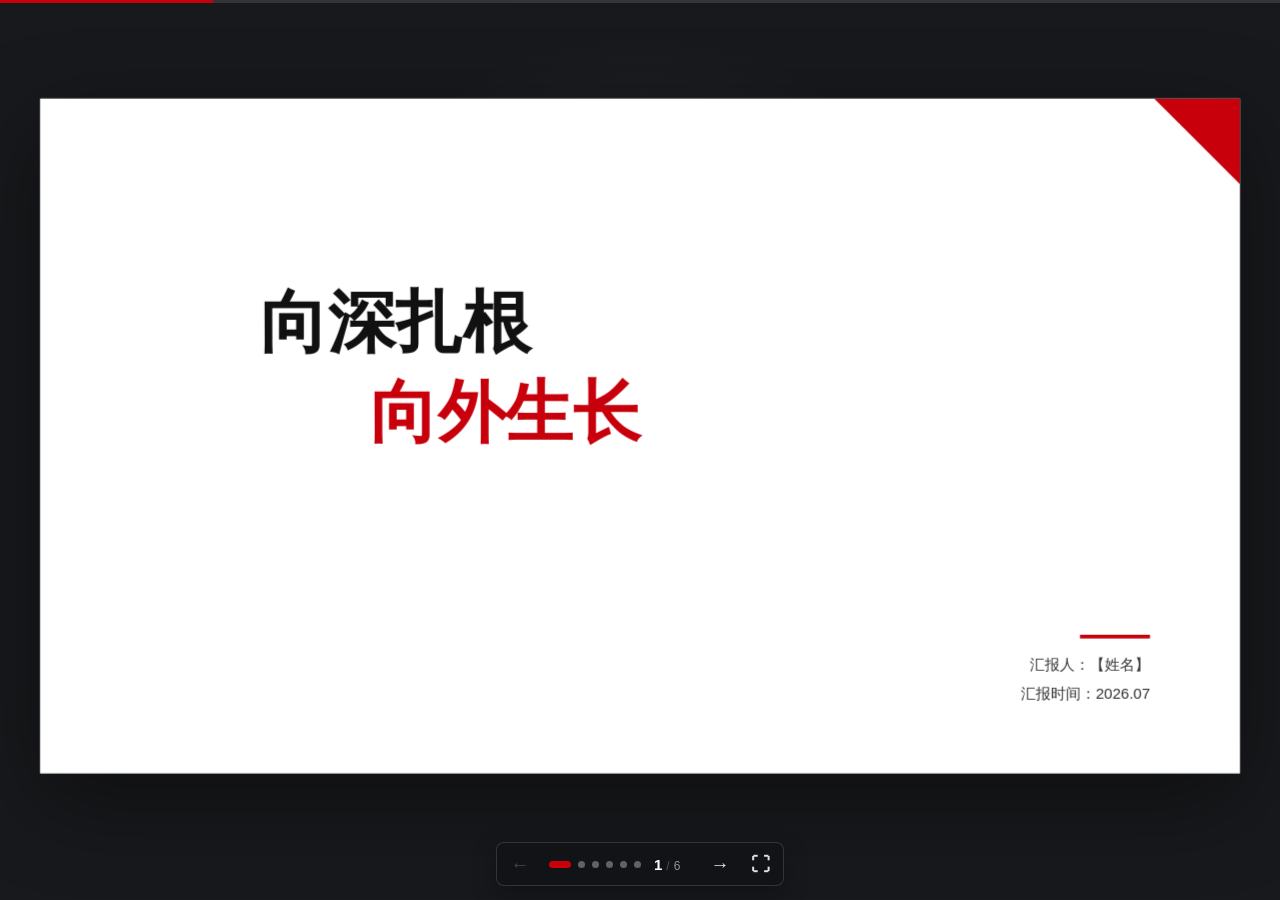
<file: outputs/ability-demo-web-v2/index.html>
<!doctype html>
<html lang="zh-CN">
<head>
  <meta charset="utf-8" />
  <meta name="viewport" content="width=device-width, initial-scale=1" />
  <title>能力汇报 · 聚焦演示 V2</title>
  <link rel="stylesheet" href="styles.css">
</head>
<body>
<main>
  <section class="slide cover-simple">
    <h1><span>向深扎根</span><strong>向外生长</strong></h1>
    <div class="cover-meta">汇报人：【姓名】<br>汇报时间：2026.07</div>
  </section>

  <section class="slide">
    <div class="header">
      <div class="title">个人简介：稳扎稳打，在挑战中快速成长</div>
    </div>
    <div class="content">
      <div class="profile-rise-layout">
        <div class="profile-photo-column">
          <div class="photo-box" data-photo-shell>
            <img data-image="profilePhoto" alt="个人照片" hidden>
            <span>个人照片<br>预留区域</span>
          </div>
          <div class="profile-caption">
            <strong>西北工业大学</strong>
            计算机学院 · 硕士<br>2024.05 毕业入职
          </div>
        </div>
        <div class="rise-timeline">
          <div class="rise-chart">
            <svg viewBox="0 0 680 390" preserveAspectRatio="none" aria-hidden="true">
              <defs>
                <marker id="rise-arrow-web" markerWidth="8" markerHeight="8" refX="7" refY="4" orient="auto">
                  <path d="M0,0 L8,4 L0,8 Z" fill="rgb(199,0,11)"></path>
                </marker>
              </defs>
              <polyline class="rise-line-shadow" points="18,330 225,245 505,120 664,42"></polyline>
              <polyline class="rise-line" points="18,330 225,245 505,120 664,42" marker-end="url(#rise-arrow-web)"></polyline>
            </svg>

            <div class="rise-node node-2024" style="--x:2.65%; --y:84.6%;">
              <span class="rise-node-marker"></span>
              <div class="rise-node-copy">
                <time>2024.05 · 入职</time>
                <strong>领域硬件团队 · 开发</strong>
                <span>硕士毕业，进入工程实践</span>
              </div>
            </div>

            <div class="rise-node node-2025" style="--x:33.1%; --y:62.8%;">
              <span class="rise-node-marker"></span>
              <div class="rise-node-copy">
                <time>2025.04 · 团队转换</time>
                <strong>孪生图谱团队</strong>
                <span>太平洋专项 Owner · 质量加固 Owner</span>
              </div>
            </div>

            <div class="rise-node node-2026" style="--x:74.3%; --y:30.8%;">
              <span class="rise-node-marker"></span>
              <div class="rise-node-copy">
                <time>2026.05 · 至今</time>
                <strong>协同团队</strong>
                <span>跨团队协作推进</span>
              </div>
            </div>

            <div class="rise-current">当前<span>持续向上</span></div>

            <div class="rise-honor honor-2024">
              <h3>2024 · 成长印记</h3>
              <p><time>05月</time><strong>NEO 优秀学员</strong></p>
              <p><time>11月</time><strong>公共开发之星</strong></p>
              <p><time>12月</time><strong>明日之星 · 公共开发之星</strong></p>
            </div>

            <div class="rise-honor honor-2025">
              <h3>2025 · 持续认可</h3>
              <p><time>12月</time><strong>明日之星</strong></p>
            </div>

            <div class="rise-honor honor-2026">
              <h3>2026 · 协同突破</h3>
              <p><time>01月</time><strong>优秀第一公里团队 · 总裁奖</strong></p>
              <p><time>05月</time><strong>公共开发之星</strong></p>
              <p><time>07月</time><strong>公共开发之星</strong></p>
            </div>
          </div>
        </div>
      </div>
    </div>
  </section>

  <section class="slide">
    <div class="header">
      <div class="title chapter-title">
        <span class="chapter-index">01 初试羽翼</span>
        <span class="chapter-separator">｜</span>
        <span class="chapter-main">设计先行：把关键问题解决在开发前，支撑高质量交付</span>
      </div>
    </div>
    <div class="content">
      <div class="case-grid">
        <div class="case-brief">
          面向数据湖与 AI 场景，建设统一的元数据管理架构，并提供语义检索能力。方案需兼容现有 DTE 模型、传统 JDBC 接入和 Iceberg 生态接口，贯通 DTE、DME、LCS 三个系统，并满足亿级元数据秒级查询要求。
        </div>
        <div class="case-columns">
          <div class="case-card">
            <h3><span>01</span>统一架构与职责边界</h3>
            <div class="case-challenge"><strong>挑战：</strong>三种生态模型差异明显，三个系统职责相互关联，容易形成多套模型、重复适配和数据归属模糊。</div>
            <div class="case-actions">
              <strong>我的做法</strong>
              <ul>
                <li>抽象核心对象，建立三类生态与统一模型的映射规则</li>
                <li>借助 AI 推演新增生态、模型升级与存量兼容，补齐职责边界</li>
              </ul>
            </div>
            <div class="effect-box">
              <div class="model-flow">
                <div class="flow-stack">
                  <div class="flow-pill">DTE 独立模型</div>
                  <div class="flow-pill">JDBC 独立模型</div>
                  <div class="flow-pill">Iceberg 独立模型</div>
                </div>
                <div class="flow-arrow">→</div>
                <div class="flow-core">统一核心模型<br>DTE / DME / LCS</div>
              </div>
            </div>
            <div class="case-effect"><strong>效果：</strong>三套模型收敛为一套核心模型；新增生态由改造核心链路转变为增加适配层。</div>
          </div>

          <div class="case-card">
            <h3><span>02</span>跨系统数据一致性</h3>
            <div class="case-challenge"><strong>挑战：</strong>跨系统链路可能出现写入失败、状态异常和数据差异；亿级数据无法依赖高成本的常态化全量对账。</div>
            <div class="case-actions">
              <strong>我的做法</strong>
              <ul>
                <li>明确元数据事实来源和责任系统，守住各自一致性边界</li>
                <li>借助 AI 枚举失败、超时和极端异常，补齐阻断与恢复路径</li>
              </ul>
            </div>
            <div class="effect-box">
              <div class="consistency-model">
                <div class="consistency-row"><strong>正常运行</strong><span>系统内数据与状态自洽</span><em>边界清晰</em></div>
                <div class="consistency-row"><strong>链路异常</strong><span>失败、超时立即反馈</span><em>阻断扩散</em></div>
                <div class="consistency-row"><strong>极端异常</strong><span>事实源定向修复</span><em>校验恢复</em></div>
              </div>
            </div>
            <div class="case-effect"><strong>效果：</strong>数据归属清晰，异常能够及时阻断，并依据事实源完成定向修复。</div>
          </div>

          <div class="case-card">
            <h3><span>03</span>亿级元数据查询性能</h3>
            <div class="case-challenge"><strong>挑战：</strong>亿级数据同时承载精确、全文和语义检索，容易出现 Mapping 膨胀、查询范围过大和响应波动。</div>
            <div class="case-actions">
              <strong>我的做法</strong>
              <ul>
                <li>按查询与更新粒度拆分 Index，以显式 Mapping 控制字段增长</li>
                <li>人工设计业务场景，借助 AI 生成测试数据与脚本</li>
              </ul>
            </div>
            <div class="effect-box">
              <div class="metric-table">
                <div class="head">指标</div><div class="head">优化前</div><div class="head">优化后</div>
                <div>精确查询</div><div>≤ 5 ms</div><div class="optimized-value">≤ 5 ms<span class="metric-note stable">保持稳定</span></div>
                <div>文本检索</div><div>59.51 ms</div><div class="optimized-value">21.77 ms<span class="metric-note">耗时降低 63%</span></div>
                <div>全文检索</div><div>332.75 ms</div><div class="optimized-value">78.00 ms<span class="metric-note">耗时降低 77%</span></div>
              </div>
            </div>
            <div class="case-effect"><strong>效果：</strong>精确查询保持稳定，文本与全文检索耗时分别降低 63% 和 77%。</div>
          </div>
        </div>
        <div class="case-footer-line chapter-conclusion">
          <strong>高质即高量</strong>
          <span>越早把边界想清、把风险验证清、把异常兜底想清，开发过程越聚焦，交付结果越稳定。</span>
        </div>
      </div>
    </div>
  </section>

  <section class="slide">
    <div class="header">
      <div class="title chapter-title">
        <span class="chapter-index">02 独当一面</span>
        <span class="chapter-separator">｜</span>
        <span class="chapter-main">精进不止：向下解决根因，向外沉淀方法</span>
      </div>
    </div>
    <div class="content">
      <div class="optimization-page">
        <div class="optimization-columns">
          <div class="optimization-case">
            <div class="optimization-head"><span>技术向深</span><h3>从查询瓶颈反推图结构设计</h3></div>
            <div class="optimization-logic four-steps">
              <div class="logic-step"><strong>业务表现</strong>复杂关联查询时延未达预期</div>
              <div class="logic-step"><strong>性能瓶颈</strong>多跳遍历引发路径空间扩张</div>
              <div class="logic-step"><strong>核心矛盾</strong>通用扩展能力与高频查询效率之间存在权衡</div>
              <div class="logic-step"><strong>演进方向</strong>面向核心查询路径，优化图模型及数据组织方式</div>
            </div>
            <div class="optimization-visual">
              <div class="visual-caption">完整结构对比：聚焦主查询路径变化</div>
              <div class="image-compare">
                <figure class="replaceable-figure">
                  <div class="replaceable-image">
                    <img class="swap-image" data-image="graphBefore" src="assets/images/graph-before.svg" alt="优化前图结构与查询路径" onerror="this.removeAttribute('src')">
                    <div class="image-placeholder"><strong>优化前图片</strong><span>原图结构 / 查询路径</span></div>
                  </div>
                  <figcaption>优化前｜多跳关系</figcaption>
                </figure>
                <figure class="replaceable-figure">
                  <div class="replaceable-image">
                    <img class="swap-image" data-image="graphAfter" src="assets/images/graph-after.svg" alt="优化后图结构与查询路径" onerror="this.removeAttribute('src')">
                    <div class="image-placeholder"><strong>优化后图片</strong><span>重构后结构 / 查询路径</span></div>
                  </div>
                  <figcaption>优化后｜核心链路</figcaption>
                </figure>
              </div>
            </div>
            <div class="optimization-result">
              <div class="metric-result"><strong>50%</strong>复杂查询跳数减少</div>
              <div class="metric-result"><strong>100%</strong>查询速度提升</div>
            </div>
          </div>

          <div class="optimization-case outward-case">
            <div class="optimization-head"><span>方法向外</span><h3>从个人响应到跨团队共建</h3></div>
            <div class="optimization-visual evolution-visual">
              <div class="visual-caption">定位能力演进路径</div>
              <div class="capability-evolution">
                <div class="evolution-stage evolution-manual">
                  <div class="evolution-label"><b>01</b><strong>人工响应</strong></div>
                  <div class="evolution-body">
                    <div class="evolution-flow three-nodes">
                      <span>所有问题</span><i>→</i><span class="focus">接口人</span><i>→</i><span>逐一答疑</span>
                    </div>
                  </div>
                </div>
                <div class="evolution-stage evolution-reuse">
                  <div class="evolution-label"><b>02</b><strong>组内复用</strong></div>
                  <div class="evolution-body evolution-lanes">
                    <div class="evolution-lane">
                      <b>常见</b>
                      <div class="evolution-flow three-nodes">
                        <span>成员</span><i>→</i><span class="ai">AI 定位 Skill</span><i>→</i><span>标准排查</span>
                      </div>
                    </div>
                    <div class="evolution-lane">
                      <b>疑难</b>
                      <div class="evolution-flow three-nodes">
                        <span>问题升级</span><i>→</i><span class="focus">接口人判断</span><i>→</i><span>结论回写</span>
                      </div>
                    </div>
                  </div>
                </div>
                <div class="evolution-stage evolution-public">
                  <div class="evolution-label"><b>03</b><strong>跨团队共建</strong></div>
                  <div class="evolution-body">
                    <div class="evolution-flow four-nodes">
                      <span>共性问题</span><i>→</i><span>北斗 MCP<br>统一流程</span><i>→</i><span class="public">公共能力</span><i>→</i><span>团队试点</span>
                    </div>
                  </div>
                </div>
                <div class="evolution-feedback">试点反馈回流，持续完善公共能力与统一定位流程</div>
              </div>
            </div>
            <div class="optimization-result">
              <div class="metric-result"><strong>3 类</strong>常见定位问题覆盖</div>
              <div class="metric-result"><strong>30 → 10 分钟</strong>平均定位时间</div>
            </div>
          </div>
        </div>
        <div class="optimization-footer chapter-conclusion">
          <strong>优化即复利</strong>
          <span>越能从表象追到根因、把经验沉淀为方法，后续解决同类问题的重复投入越少，一次实践产生的价值越持久。</span>
        </div>
      </div>
    </div>
  </section>

  <section class="slide">
    <div class="header">
      <div class="title chapter-title">
        <span class="chapter-index">03 团队协同</span>
        <span class="chapter-separator">｜</span>
        <span class="chapter-main">协同破局：向外求证，向内解耦</span>
      </div>
    </div>
    <div class="content">
      <div class="collab-page">
        <div class="collab-viewpoint">
          复杂协作的难点，不只是参与方多，而是关键事实拿不到、上游方案等不起。
        </div>

        <div class="dependency-map">
          <div class="dependency-row">
            <div class="dependency-label">技术依赖</div>
            <div class="dependency-chain">
              <div class="dependency-node">平台</div><b>→</b>
              <div class="dependency-node gv">底层 GV</div>
              <em>能力直接依赖</em>
            </div>
          </div>
          <div class="dependency-row">
            <div class="dependency-label">协调链路</div>
            <div class="dependency-chain">
              <div class="dependency-node">平台</div><b>→</b>
              <div class="dependency-node">产品</div><b>→</b>
              <div class="dependency-node">昊天</div><b>→</b>
              <div class="dependency-node gv">底层 GV</div>
              <em>无法直接对接</em>
            </div>
          </div>
        </div>

        <div class="closure-lanes">
          <div class="closure-lane">
            <div class="lane-title"><strong>向外求证</strong><span>性能规格风险</span></div>
            <div class="lane-flow">
              <div class="lane-step">
                <small>风险识别</small>
                <b>业界打榜数据 ≠ 真实业务负载</b>
                <em>GV 630TR5 的现有报告不足以支撑规格判断</em>
              </div>
              <div class="lane-arrow">→</div>
              <div class="lane-step action">
                <small>我的动作</small>
                <b>构造真实业务数据，推动产品经昊天协调 GV 环境完成实测</b>
              </div>
              <div class="lane-arrow">→</div>
              <div class="lane-step result">
                <small>推进结果</small>
                <b>以实测校准需求规格</b>
                <em>确认 GaussVector 无法满足原诉求，提前识别 <span class="red">3 项性能问题、2 项功能缺口</span>，推动产品调整原始规格</em>
              </div>
            </div>
          </div>

          <div class="closure-lane">
            <div class="lane-title"><strong>向内解耦</strong><span>业务场景风险</span></div>
            <div class="lane-flow">
              <div class="lane-step">
                <small>风险识别</small>
                <b>鉴权分域场景未定，方案持续变化</b>
                <em>后续 <span class="red">10+ 接口</span> 面临整体等待</em>
              </div>
              <div class="lane-arrow">→</div>
              <div class="lane-step action">
                <small>我的动作</small>
                <b>一边推动产品明确方案，一边 Mock 未明确环节并行开发</b>
              </div>
              <div class="lane-arrow">→</div>
              <div class="lane-step result">
                <small>推进结果</small>
                <b>解除对上游方案的同步等待</b>
                <em><span class="red">10+ 接口</span> 持续开发</em>
              </div>
            </div>
          </div>

          <div class="delivery-convergence">
            <span>规格有依据</span><b>+</b><span>开发不停步</span><b>→</b><b>需求如期完整转测</b>
          </div>
        </div>

        <div class="collab-footer chapter-conclusion">
          <strong>协同不是同步，而是创造推进条件</strong>
          <span>用实测收敛判断，用解耦创造并行，让复杂协作从等待转向推进。</span>
        </div>
      </div>
    </div>
  </section>

  <section class="slide">
    <div class="header">
      <div class="title">且行且思：在实践中积累，在反思中前行</div>
    </div>
    <div class="content">
      <div class="summary-page">
        <div class="summary-columns">
          <div class="summary-card">
            <div class="summary-card-head">
              <span>01 · 初试羽翼</span>
              <h3>高质量交付</h3>
              <p>把关键问题解决在开发前</p>
            </div>
            <div class="summary-card-body">
              <strong class="summary-section-label">已有积累</strong>
              <div class="summary-shift"><span>需求执行</span><b>→</b><span>设计判断</span></div>
              <p>开始把架构边界、异常场景和验证路径前置，并借助 AI 补充设计遗漏。</p>
            </div>
            <div class="summary-card-next">
              <strong>下一步精进</strong>
              <b>跨域视野与方案取舍</b>
              <p>持续扩展跨域知识，提升复杂方案的比较与取舍能力。</p>
              <div class="summary-gap-tags"><span>知识广度</span><span>方案取舍</span></div>
            </div>
          </div>

          <div class="summary-card">
            <div class="summary-card-head">
              <span>02 · 独当一面</span>
              <h3>优化与沉淀</h3>
              <p>从解决一个问题到减少一类问题</p>
            </div>
            <div class="summary-card-body">
              <strong class="summary-section-label">已有积累</strong>
              <div class="summary-shift"><span>单点解决</span><b>→</b><span>根因优化</span></div>
              <p>能够从性能表象追到结构根因，并将重复定位经验抽象为 AI Skill。</p>
            </div>
            <div class="summary-card-next">
              <strong>下一步精进</strong>
              <b>方法抽象与经验传递</b>
              <p>提升方法抽象的通用性，让经验更易理解、更易复用。</p>
              <div class="summary-gap-tags"><span>方法抽象</span><span>经验传递</span></div>
            </div>
          </div>

          <div class="summary-card">
            <div class="summary-card-head">
              <span>03 · 团队协同</span>
              <h3>协同推进</h3>
              <p>向外求证，向内解耦</p>
            </div>
            <div class="summary-card-body">
              <strong class="summary-section-label">已有积累</strong>
              <div class="summary-shift"><span>个人任务</span><b>→</b><span>协同闭环</span></div>
              <p>能够识别跨组依赖中的关键风险，用实测和 Mock 建立可验证、可并行的推进路径。</p>
            </div>
            <div class="summary-card-next">
              <strong>下一步精进</strong>
              <b>全局规划与节奏掌控</b>
              <p>强化跨方节奏预判与共识建立，将风险进一步前置。</p>
              <div class="summary-gap-tags"><span>节奏预判</span><span>共识构建</span></div>
            </div>
          </div>
        </div>
      </div>
    </div>
  </section>
</main>
<div class="deck-progress" aria-hidden="true"><span></span></div>
<nav class="deck-controls" aria-label="幻灯片控制">
  <button class="deck-btn" type="button" data-action="prev" aria-label="上一页" title="上一页">←</button>
  <div class="deck-dots" aria-label="页面导航"></div>
  <span class="deck-counter" aria-live="polite"><b>1</b><i>/</i><span>6</span></span>
  <button class="deck-btn" type="button" data-action="next" aria-label="下一页" title="下一页">→</button>
  <button class="deck-btn" type="button" data-action="fullscreen" aria-label="切换全屏" title="切换全屏">⛶</button>
</nav>
<script src="deck-config.js" defer></script>
<script src="app.js" defer></script>
</body>
</html>
</file>
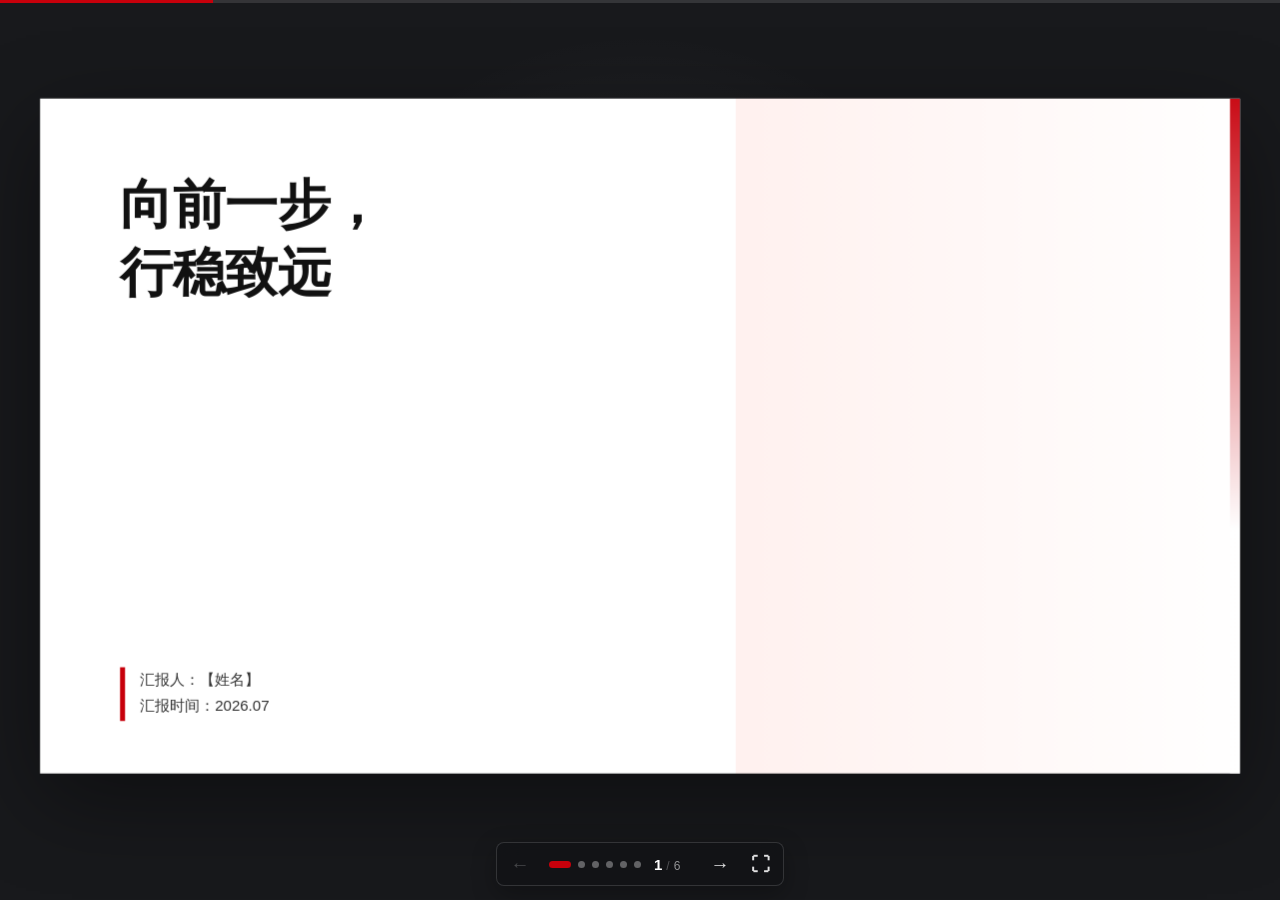
<file: ability-presentation/outputs/ability-demo-web-v2/index.html>
<!doctype html>
<html lang="zh-CN">
<head>
  <meta charset="utf-8" />
  <meta name="viewport" content="width=device-width, initial-scale=1" />
  <title>能力汇报 · 聚焦演示 V2</title>
  <link rel="stylesheet" href="styles.css">
</head>
<body>
<main>
  <section class="slide cover-simple">
    <h1>向前一步，<br>行稳致远</h1>
    <div class="cover-meta">汇报人：【姓名】<br>汇报时间：2026.07</div>
  </section>

  <section class="slide">
    <div class="header">
      <div class="title">个人简介：稳扎稳打，在挑战中快速成长</div>
    </div>
    <div class="content">
      <div class="growth-layout">
        <div class="photo-box" data-photo-shell>
          <img data-image="profilePhoto" alt="个人照片" hidden>
          <span>个人照片<br>预留区域</span>
        </div>
        <div class="ability-timeline">
          <div class="timeline-axis">
            <span class="axis-start">入职</span>
            <span class="axis-end">当前</span>
          </div>
          <div class="ability-lane foundation">
            <div class="ability-lane-meta"><strong>初试羽翼</strong><b>设计先行</b></div>
            <div class="ability-lane-track">
              <div class="ability-band"></div>
              <p>把关键问题解决在开发前</p>
            </div>
          </div>
          <div class="ability-lane independent">
            <div class="ability-lane-meta"><strong>独当一面</strong><b>精进不止</b></div>
            <div class="ability-lane-track">
              <div class="ability-band"></div>
              <p>向下解决根因，向外沉淀方法</p>
            </div>
          </div>
          <div class="ability-lane collaboration">
            <div class="ability-lane-meta"><strong>团队协同</strong><b>协同破局</b></div>
            <div class="ability-lane-track">
              <div class="ability-band"></div>
              <p>向外求证，向内解耦</p>
            </div>
          </div>
        </div>
      </div>
    </div>
  </section>

  <section class="slide">
    <div class="header">
      <div class="title chapter-title">
        <span class="chapter-index">01 初试羽翼</span>
        <span class="chapter-separator">｜</span>
        <span class="chapter-main">设计先行：把关键问题解决在开发前，支撑高质量交付</span>
      </div>
    </div>
    <div class="content">
      <div class="case-grid">
        <div class="case-brief">
          面向数据湖与 AI 场景，建设统一的元数据管理架构，并提供语义检索能力。方案需兼容现有 DTE 模型、传统 JDBC 接入和 Iceberg 生态接口，贯通 DTE、DME、LCS 三个系统，并满足亿级元数据秒级查询要求。
        </div>
        <div class="case-columns">
          <div class="case-card">
            <h3><span>01</span>统一架构与职责边界</h3>
            <div class="case-challenge"><strong>挑战：</strong>三种生态模型差异明显，三个系统职责相互关联，容易形成多套模型、重复适配和数据归属模糊。</div>
            <div class="case-actions">
              <strong>我的做法</strong>
              <ul>
                <li>抽象核心对象，建立三类生态与统一模型的映射规则</li>
                <li>借助 AI 推演新增生态、模型升级与存量兼容，补齐职责边界</li>
              </ul>
            </div>
            <div class="effect-box">
              <div class="model-flow">
                <div class="flow-stack">
                  <div class="flow-pill">DTE 独立模型</div>
                  <div class="flow-pill">JDBC 独立模型</div>
                  <div class="flow-pill">Iceberg 独立模型</div>
                </div>
                <div class="flow-arrow">→</div>
                <div class="flow-core">统一核心模型<br>DTE / DME / LCS</div>
              </div>
            </div>
            <div class="case-effect"><strong>效果：</strong>三套模型收敛为一套核心模型；新增生态由改造核心链路转变为增加适配层。</div>
          </div>

          <div class="case-card">
            <h3><span>02</span>跨系统数据一致性</h3>
            <div class="case-challenge"><strong>挑战：</strong>跨系统链路可能出现写入失败、状态异常和数据差异；亿级数据无法依赖高成本的常态化全量对账。</div>
            <div class="case-actions">
              <strong>我的做法</strong>
              <ul>
                <li>明确元数据事实来源和责任系统，守住各自一致性边界</li>
                <li>借助 AI 枚举失败、超时和极端异常，补齐阻断与恢复路径</li>
              </ul>
            </div>
            <div class="effect-box">
              <div class="consistency-model">
                <div class="consistency-row"><strong>正常运行</strong><span>系统内数据与状态自洽</span><em>边界清晰</em></div>
                <div class="consistency-row"><strong>链路异常</strong><span>失败、超时立即反馈</span><em>阻断扩散</em></div>
                <div class="consistency-row"><strong>极端异常</strong><span>事实源定向修复</span><em>校验恢复</em></div>
              </div>
            </div>
            <div class="case-effect"><strong>效果：</strong>数据归属清晰，异常能够及时阻断，并依据事实源完成定向修复。</div>
          </div>

          <div class="case-card">
            <h3><span>03</span>亿级元数据查询性能</h3>
            <div class="case-challenge"><strong>挑战：</strong>亿级数据同时承载精确、全文和语义检索，容易出现 Mapping 膨胀、查询范围过大和响应波动。</div>
            <div class="case-actions">
              <strong>我的做法</strong>
              <ul>
                <li>按查询与更新粒度拆分 Index，以显式 Mapping 控制字段增长</li>
                <li>人工设计业务场景，借助 AI 生成测试数据与脚本</li>
              </ul>
            </div>
            <div class="effect-box">
              <div class="metric-table">
                <div class="head">指标</div><div class="head">优化前</div><div class="head">优化后</div>
                <div>精确查询</div><div>≤ 5 ms</div><div class="optimized-value">≤ 5 ms<span class="metric-note stable">保持稳定</span></div>
                <div>文本检索</div><div>59.51 ms</div><div class="optimized-value">21.77 ms<span class="metric-note">耗时降低 63%</span></div>
                <div>全文检索</div><div>332.75 ms</div><div class="optimized-value">78.00 ms<span class="metric-note">耗时降低 77%</span></div>
              </div>
            </div>
            <div class="case-effect"><strong>效果：</strong>精确查询保持稳定，文本与全文检索耗时分别降低 63% 和 77%。</div>
          </div>
        </div>
        <div class="case-footer-line chapter-conclusion">
          <strong>高质即高量</strong>
          <span>越早把边界想清、把风险验证清、把异常兜底想清，开发过程越聚焦，交付结果越稳定。</span>
        </div>
      </div>
    </div>
  </section>

  <section class="slide">
    <div class="header">
      <div class="title chapter-title">
        <span class="chapter-index">02 独当一面</span>
        <span class="chapter-separator">｜</span>
        <span class="chapter-main">精进不止：向下解决根因，向外沉淀方法</span>
      </div>
    </div>
    <div class="content">
      <div class="optimization-page">
        <div class="optimization-columns">
          <div class="optimization-case">
            <div class="optimization-head"><span>技术向深</span><h3>从查询瓶颈反推图结构设计</h3></div>
            <div class="optimization-logic four-steps">
              <div class="logic-step"><strong>业务表现</strong>复杂关联查询时延未达预期</div>
              <div class="logic-step"><strong>性能瓶颈</strong>多跳遍历引发路径空间扩张</div>
              <div class="logic-step"><strong>核心矛盾</strong>通用扩展能力与高频查询效率之间存在权衡</div>
              <div class="logic-step"><strong>演进方向</strong>面向核心查询路径，优化图模型及数据组织方式</div>
            </div>
            <div class="optimization-visual">
              <div class="visual-caption">完整结构对比：聚焦主查询路径变化</div>
              <div class="image-compare">
                <figure class="replaceable-figure">
                  <div class="replaceable-image">
                    <img class="swap-image" data-image="graphBefore" src="assets/images/graph-before.svg" alt="优化前图结构与查询路径" onerror="this.removeAttribute('src')">
                    <div class="image-placeholder"><strong>优化前图片</strong><span>原图结构 / 查询路径</span></div>
                  </div>
                  <figcaption>优化前｜多跳关系</figcaption>
                </figure>
                <figure class="replaceable-figure">
                  <div class="replaceable-image">
                    <img class="swap-image" data-image="graphAfter" src="assets/images/graph-after.svg" alt="优化后图结构与查询路径" onerror="this.removeAttribute('src')">
                    <div class="image-placeholder"><strong>优化后图片</strong><span>重构后结构 / 查询路径</span></div>
                  </div>
                  <figcaption>优化后｜核心链路</figcaption>
                </figure>
              </div>
            </div>
            <div class="optimization-result">
              <div class="metric-result"><strong>50%</strong>复杂查询跳数减少</div>
              <div class="metric-result"><strong>100%</strong>查询速度提升</div>
            </div>
          </div>

          <div class="optimization-case outward-case">
            <div class="optimization-head"><span>方法向外</span><h3>从个人响应到跨团队共建</h3></div>
            <div class="optimization-visual evolution-visual">
              <div class="visual-caption">定位能力演进路径</div>
              <div class="capability-evolution">
                <div class="evolution-stage evolution-manual">
                  <div class="evolution-label"><b>01</b><strong>人工响应</strong></div>
                  <div class="evolution-body">
                    <div class="evolution-flow three-nodes">
                      <span>所有问题</span><i>→</i><span class="focus">接口人</span><i>→</i><span>逐一答疑</span>
                    </div>
                  </div>
                </div>
                <div class="evolution-stage evolution-reuse">
                  <div class="evolution-label"><b>02</b><strong>组内复用</strong></div>
                  <div class="evolution-body evolution-lanes">
                    <div class="evolution-lane">
                      <b>常见</b>
                      <div class="evolution-flow three-nodes">
                        <span>成员</span><i>→</i><span class="ai">AI 定位 Skill</span><i>→</i><span>标准排查</span>
                      </div>
                    </div>
                    <div class="evolution-lane">
                      <b>疑难</b>
                      <div class="evolution-flow three-nodes">
                        <span>问题升级</span><i>→</i><span class="focus">接口人判断</span><i>→</i><span>结论回写</span>
                      </div>
                    </div>
                  </div>
                </div>
                <div class="evolution-stage evolution-public">
                  <div class="evolution-label"><b>03</b><strong>跨团队共建</strong></div>
                  <div class="evolution-body">
                    <div class="evolution-flow four-nodes">
                      <span>共性问题</span><i>→</i><span>北斗 MCP<br>统一流程</span><i>→</i><span class="public">公共能力</span><i>→</i><span>团队试点</span>
                    </div>
                  </div>
                </div>
                <div class="evolution-feedback">试点反馈回流，持续完善公共能力与统一定位流程</div>
              </div>
            </div>
            <div class="optimization-result">
              <div class="metric-result"><strong>3 类</strong>常见定位问题覆盖</div>
              <div class="metric-result"><strong>30 → 10 分钟</strong>平均定位时间</div>
            </div>
          </div>
        </div>
        <div class="optimization-footer chapter-conclusion">
          <strong>优化即复利</strong>
          <span>越能从表象追到根因、把经验沉淀为方法，后续解决同类问题的重复投入越少，一次实践产生的价值越持久。</span>
        </div>
      </div>
    </div>
  </section>

  <section class="slide">
    <div class="header">
      <div class="title chapter-title">
        <span class="chapter-index">03 团队协同</span>
        <span class="chapter-separator">｜</span>
        <span class="chapter-main">协同破局：向外求证，向内解耦</span>
      </div>
    </div>
    <div class="content">
      <div class="collab-page">
        <div class="collab-viewpoint">
          复杂协作的难点，不只是参与方多，而是关键事实拿不到、上游方案等不起。
        </div>

        <div class="dependency-map">
          <div class="dependency-row">
            <div class="dependency-label">技术依赖</div>
            <div class="dependency-chain">
              <div class="dependency-node">平台</div><b>→</b>
              <div class="dependency-node gv">底层 GV</div>
              <em>能力直接依赖</em>
            </div>
          </div>
          <div class="dependency-row">
            <div class="dependency-label">协调链路</div>
            <div class="dependency-chain">
              <div class="dependency-node">平台</div><b>→</b>
              <div class="dependency-node">产品</div><b>→</b>
              <div class="dependency-node">昊天</div><b>→</b>
              <div class="dependency-node gv">底层 GV</div>
              <em>无法直接对接</em>
            </div>
          </div>
        </div>

        <div class="closure-lanes">
          <div class="closure-lane">
            <div class="lane-title"><strong>向外求证</strong><span>性能规格风险</span></div>
            <div class="lane-flow">
              <div class="lane-step">
                <small>风险识别</small>
                <b>业界打榜数据 ≠ 真实业务负载</b>
                <em>GV 630TR5 的现有报告不足以支撑规格判断</em>
              </div>
              <div class="lane-arrow">→</div>
              <div class="lane-step action">
                <small>我的动作</small>
                <b>构造真实业务数据，推动产品经昊天协调 GV 环境完成实测</b>
              </div>
              <div class="lane-arrow">→</div>
              <div class="lane-step result">
                <small>推进结果</small>
                <b>以实测校准需求规格</b>
                <em>确认 GaussVector 无法满足原诉求，提前识别 <span class="red">3 项性能问题、2 项功能缺口</span>，推动产品调整原始规格</em>
              </div>
            </div>
          </div>

          <div class="closure-lane">
            <div class="lane-title"><strong>向内解耦</strong><span>业务场景风险</span></div>
            <div class="lane-flow">
              <div class="lane-step">
                <small>风险识别</small>
                <b>鉴权分域场景未定，方案持续变化</b>
                <em>后续 <span class="red">10+ 接口</span> 面临整体等待</em>
              </div>
              <div class="lane-arrow">→</div>
              <div class="lane-step action">
                <small>我的动作</small>
                <b>一边推动产品明确方案，一边 Mock 未明确环节并行开发</b>
              </div>
              <div class="lane-arrow">→</div>
              <div class="lane-step result">
                <small>推进结果</small>
                <b>解除对上游方案的同步等待</b>
                <em><span class="red">10+ 接口</span> 持续开发</em>
              </div>
            </div>
          </div>

          <div class="delivery-convergence">
            <span>规格有依据</span><b>+</b><span>开发不停步</span><b>→</b><b>需求如期完整转测</b>
          </div>
        </div>

        <div class="collab-footer chapter-conclusion">
          <strong>协同不是同步，而是创造推进条件</strong>
          <span>用实测收敛判断，用解耦创造并行，让复杂协作从等待转向推进。</span>
        </div>
      </div>
    </div>
  </section>

  <section class="slide">
    <div class="header">
      <div class="title">且行且思：在实践中积累，在反思中前行</div>
    </div>
    <div class="content">
      <div class="summary-page">
        <div class="summary-columns">
          <div class="summary-card">
            <div class="summary-card-head">
              <span>01 · 初试羽翼</span>
              <h3>高质量交付</h3>
              <p>把关键问题解决在开发前</p>
            </div>
            <div class="summary-card-body">
              <strong class="summary-section-label">已有积累</strong>
              <div class="summary-shift"><span>需求执行</span><b>→</b><span>设计判断</span></div>
              <p>开始把架构边界、异常场景和验证路径前置，并借助 AI 补充设计遗漏。</p>
            </div>
            <div class="summary-card-next">
              <strong>下一步精进</strong>
              <b>跨域视野与方案取舍</b>
              <p>持续扩展跨域知识，提升复杂方案的比较与取舍能力。</p>
              <div class="summary-gap-tags"><span>知识广度</span><span>方案取舍</span></div>
            </div>
          </div>

          <div class="summary-card">
            <div class="summary-card-head">
              <span>02 · 独当一面</span>
              <h3>优化与沉淀</h3>
              <p>从解决一个问题到减少一类问题</p>
            </div>
            <div class="summary-card-body">
              <strong class="summary-section-label">已有积累</strong>
              <div class="summary-shift"><span>单点解决</span><b>→</b><span>根因优化</span></div>
              <p>能够从性能表象追到结构根因，并将重复定位经验抽象为 AI Skill。</p>
            </div>
            <div class="summary-card-next">
              <strong>下一步精进</strong>
              <b>方法抽象与经验传递</b>
              <p>提升方法抽象的通用性，让经验更易理解、更易复用。</p>
              <div class="summary-gap-tags"><span>方法抽象</span><span>经验传递</span></div>
            </div>
          </div>

          <div class="summary-card">
            <div class="summary-card-head">
              <span>03 · 团队协同</span>
              <h3>协同推进</h3>
              <p>向外求证，向内解耦</p>
            </div>
            <div class="summary-card-body">
              <strong class="summary-section-label">已有积累</strong>
              <div class="summary-shift"><span>个人任务</span><b>→</b><span>协同闭环</span></div>
              <p>能够识别跨组依赖中的关键风险，用实测和 Mock 建立可验证、可并行的推进路径。</p>
            </div>
            <div class="summary-card-next">
              <strong>下一步精进</strong>
              <b>全局规划与节奏掌控</b>
              <p>强化跨方节奏预判与共识建立，将风险进一步前置。</p>
              <div class="summary-gap-tags"><span>节奏预判</span><span>共识构建</span></div>
            </div>
          </div>
        </div>
      </div>
    </div>
  </section>
</main>
<div class="deck-progress" aria-hidden="true"><span></span></div>
<nav class="deck-controls" aria-label="幻灯片控制">
  <button class="deck-btn" type="button" data-action="prev" aria-label="上一页" title="上一页">←</button>
  <div class="deck-dots" aria-label="页面导航"></div>
  <span class="deck-counter" aria-live="polite"><b>1</b><i>/</i><span>6</span></span>
  <button class="deck-btn" type="button" data-action="next" aria-label="下一页" title="下一页">→</button>
  <button class="deck-btn" type="button" data-action="fullscreen" aria-label="切换全屏" title="切换全屏">⛶</button>
</nav>
<script src="deck-config.js" defer></script>
<script src="app.js" defer></script>
</body>
</html>
</file>
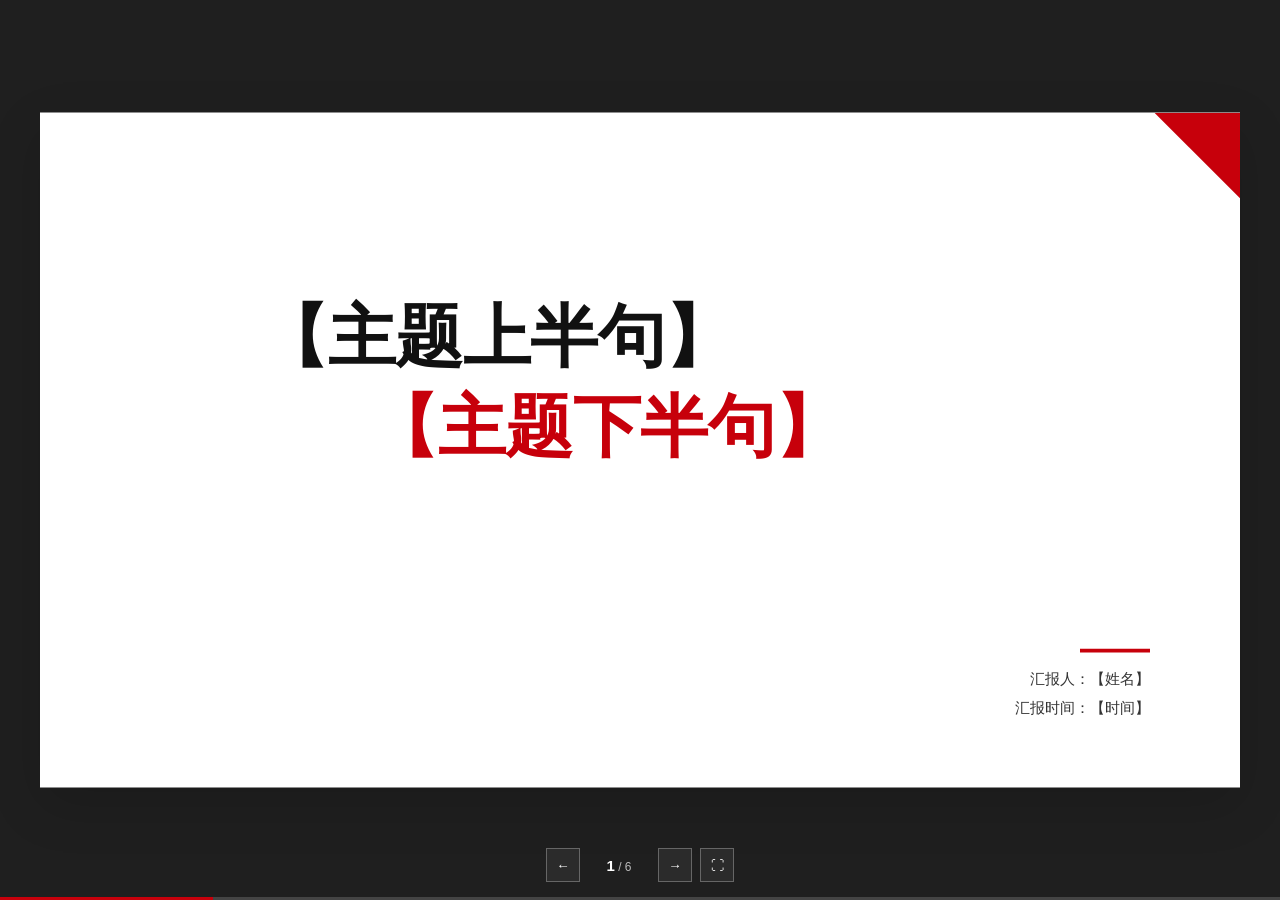
<file: skills/build-ability-report-cn/assets/interactive-deck-starter/index.html>
<!doctype html>
<html lang="zh-CN">
<head>
  <meta charset="utf-8">
  <meta name="viewport" content="width=device-width, initial-scale=1">
  <title>个人能力汇报</title>
  <link rel="stylesheet" href="styles.css">
</head>
<body>
<main>
  <section class="slide cover">
    <h1><span>【主题上半句】</span><strong>【主题下半句】</strong></h1>
    <div class="cover-meta">汇报人：【姓名】<br>汇报时间：【时间】</div>
  </section>

  <section class="slide">
    <header><h2>个人简介：【成长观点】</h2></header>
    <div class="content intro-page">
      <div class="photo-placeholder">个人照片</div>
      <div class="ability-lanes">
        <div class="axis"><span>入职</span><span>当前</span></div>
        <div class="ability-lane lane-a"><strong>【阶段一】</strong><span>【能力变化一】</span></div>
        <div class="ability-lane lane-b"><strong>【阶段二】</strong><span>【能力变化二】</span></div>
        <div class="ability-lane lane-c"><strong>【阶段三】</strong><span>【能力变化三】</span></div>
      </div>
    </div>
  </section>

  <section class="slide">
    <header class="chapter"><b>01 【成长阶段】</b><i>｜</i><h2>【观点标题】</h2></header>
    <div class="content case-page">
      <p class="case-background">【完整交代案例背景、范围、约束与目标】</p>
      <div class="case-grid three" data-reveal>
        <article class="case-block" data-reveal-item>
          <h3>【问题一】</h3><p><b>挑战</b>【关键矛盾】</p><p><b>我的做法</b>【判断与动作】</p><strong>【直观效果】</strong>
        </article>
        <article class="case-block" data-reveal-item>
          <h3>【问题二】</h3><p><b>挑战</b>【关键矛盾】</p><p><b>我的做法</b>【判断与动作】</p><strong>【直观效果】</strong>
        </article>
        <article class="case-block" data-reveal-item>
          <h3>【问题三】</h3><p><b>挑战</b>【关键矛盾】</p><p><b>我的做法</b>【判断与动作】</p><strong>【直观效果】</strong>
        </article>
      </div>
      <div class="chapter-conclusion"><b>【短观点】</b><span>【说明这种工作方式为何值得复用】</span></div>
    </div>
  </section>

  <section class="slide">
    <header class="chapter"><b>02 【成长阶段】</b><i>｜</i><h2>【观点标题】</h2></header>
    <div class="content case-page">
      <div class="case-grid two" data-reveal>
        <article class="case-block visual-case" data-reveal-item>
          <h3>【向深解决根因】</h3><div class="visual-placeholder">【前后对比图或结构图】</div><strong>【指标结果】</strong>
        </article>
        <article class="case-block visual-case" data-reveal-item>
          <h3>【向外沉淀方法】</h3><div class="visual-placeholder">【方法演进或复用路径】</div><strong>【覆盖范围与效率结果】</strong>
        </article>
      </div>
      <div class="chapter-conclusion"><b>【短观点】</b><span>【从单次解决升华到持续价值】</span></div>
    </div>
  </section>

  <section class="slide">
    <header class="chapter"><b>03 【成长阶段】</b><i>｜</i><h2>【观点标题】</h2></header>
    <div class="content case-page">
      <p class="case-background">【复杂协作背景、关键依赖与总体目标】</p>
      <div class="flow-stack" data-reveal>
        <article class="flow-lane" data-reveal-item><h3>【路径一】</h3><span>风险识别</span><i>→</i><span>关键动作</span><i>→</i><strong>推进结果</strong></article>
        <article class="flow-lane" data-reveal-item><h3>【路径二】</h3><span>风险识别</span><i>→</i><span>关键动作</span><i>→</i><strong>推进结果</strong></article>
        <div class="convergence" data-reveal-item>【事实确定】 + 【依赖解耦】 → 【最终节点达成】</div>
      </div>
      <div class="chapter-conclusion"><b>【短观点】</b><span>【协作能力的高阶抽象】</span></div>
    </div>
  </section>

  <section class="slide">
    <header><h2>【总结与展望主题】</h2></header>
    <div class="content summary-grid" data-reveal>
      <article data-reveal-item><b>01 · 【能力一】</b><h3>【已有积累】</h3><p>【已形成的能力变化】</p><strong>下一步：【具体精进方向】</strong></article>
      <article data-reveal-item><b>02 · 【能力二】</b><h3>【已有积累】</h3><p>【已形成的能力变化】</p><strong>下一步：【具体精进方向】</strong></article>
      <article data-reveal-item><b>03 · 【能力三】</b><h3>【已有积累】</h3><p>【已形成的能力变化】</p><strong>下一步：【具体精进方向】</strong></article>
    </div>
  </section>
</main>

<div class="deck-progress" aria-hidden="true"><span></span></div>
<nav class="deck-controls" aria-label="幻灯片控制">
  <button type="button" data-action="prev" aria-label="上一页">←</button>
  <span class="deck-counter"><b>1</b> / <i>6</i></span>
  <button type="button" data-action="next" aria-label="下一页">→</button>
  <button type="button" data-action="fullscreen" aria-label="切换全屏">⛶</button>
</nav>
<script src="app.js" defer></script>
</body>
</html>
</file>
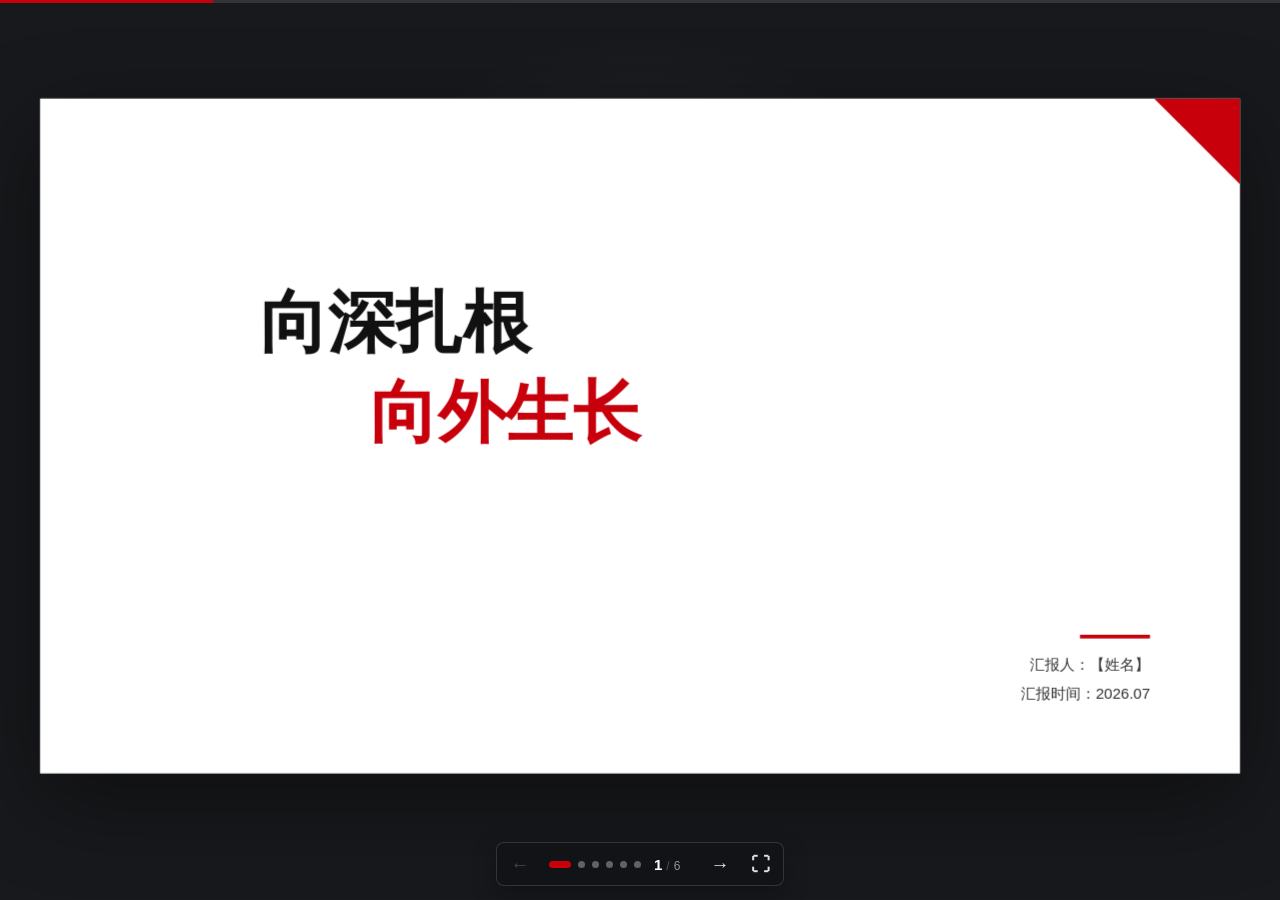
<file: outputs/ability-demo-interactive-v2.html>
<!doctype html>
<html lang="zh-CN">
<head>
  <meta charset="utf-8" />
  <meta name="viewport" content="width=device-width, initial-scale=1" />
  <title>能力汇报 · 聚焦演示 V2</title>
  <style>
    :root {
      --red: rgb(199, 0, 11);
      --red-bg: rgb(255, 241, 239);
      --red-mid: rgb(241, 180, 182);
      --black: #111111;
      --gray-1: #F2F2F2;
      --gray-2: #D9D9D9;
      --gray-3: #BFBFBF;
      --gray-4: #8C8C8C;
      --blue-bg: rgb(238, 248, 254);
      --blue: rgb(17, 92, 170);
      --green-bg: rgb(244, 250, 240);
      --green: rgb(97, 178, 48);
      --yellow-bg: rgb(255, 244, 203);
      --yellow: rgb(252, 200, 0);
    }

    * { box-sizing: border-box; }

    body {
      margin: 0;
      background: #e6e6e6;
      font-family: "Microsoft YaHei", Arial, sans-serif;
      color: var(--black);
    }

    main {
      padding: 20px;
      display: grid;
      gap: 20px;
      justify-items: center;
    }

    .slide {
      width: 960px;
      height: 540px;
      min-height: 540px;
      background: #fff;
      padding: 28px 40px 24px;
      display: flex;
      flex-direction: column;
      gap: 14px;
      box-shadow: 0 14px 40px rgba(0,0,0,.14);
      position: relative;
      overflow: hidden;
    }

    .slide::after {
      content: "";
      position: absolute;
      right: 0;
      top: 0;
      width: 8px;
      height: 100%;
      background: linear-gradient(180deg, var(--red), #ffffff 64%);
      opacity: .95;
    }

    .header {
      display: flex;
      align-items: flex-end;
      justify-content: space-between;
      border-bottom: 1px solid var(--red);
      padding-bottom: 7px;
      min-height: 30px;
      gap: 16px;
    }

    .title {
      font-size: 16px;
      line-height: 1.3;
      font-weight: 700;
      color: var(--black);
    }

    .chapter-index {
      display: inline-block;
      color: var(--red);
      font-size: 16px;
      line-height: 1.3;
      font-weight: 700;
      white-space: nowrap;
    }

    .chapter-title {
      display: flex;
      align-items: baseline;
      gap: 8px;
      white-space: nowrap;
    }

    .chapter-separator {
      color: var(--red-mid);
      font-size: 16px;
      line-height: 1.3;
      font-weight: 700;
    }

    .chapter-main {
      font-size: 16px;
      line-height: 1.3;
      font-weight: 700;
      color: var(--black);
    }

    .meta {
      display: none;
      font-size: 11px;
      color: var(--gray-4);
      white-space: nowrap;
    }

    .content {
      flex: 1;
      min-height: 0;
      display: flex;
      gap: 16px;
      align-items: stretch;
      justify-content: space-between;
    }

    .content > * { align-self: stretch; }

    .footer {
      display: none;
      border-top: .5px solid var(--gray-2);
      padding-top: 6px;
      display: flex;
      justify-content: space-between;
      color: var(--gray-4);
      font-size: 11px;
      line-height: 1.3;
    }

    .card {
      border: .5px solid var(--gray-2);
      background: #fff;
      height: 100%;
      display: flex;
      flex-direction: column;
      justify-content: space-between;
      min-height: 0;
    }

    .card-head {
      background: var(--red);
      color: #fff;
      font-size: 14px;
      line-height: 1.3;
      padding: 7px 10px;
    }

    .card-body {
      padding: 10px 12px;
      font-size: 12px;
      line-height: 1.5;
      text-align: justify;
      flex: 1;
      display: flex;
      flex-direction: column;
      justify-content: space-between;
      gap: 6px;
      min-height: 0;
    }

    .note {
      color: var(--gray-4);
      font-size: 11px;
      line-height: 1.5;
    }

    .red { color: var(--red); }
    .strong { color: var(--red); font-weight: 700; }

    .cover {
      padding: 0;
      display: grid;
      grid-template-columns: 1.08fr .92fr;
      gap: 0;
    }

    .cover-left {
      padding: 54px 46px 38px;
      display: flex;
      flex-direction: column;
      justify-content: space-between;
    }

    .cover-kicker {
      color: var(--red);
      font-size: 13px;
      line-height: 1.3;
      font-weight: 700;
      margin-bottom: 18px;
    }

    .cover h1 {
      margin: 0;
      font-size: 36px;
      line-height: 1.22;
      letter-spacing: 0;
    }

    .cover-sub {
      margin-top: 20px;
      font-size: 13px;
      line-height: 1.6;
      color: #333;
      text-align: justify;
      max-width: 390px;
    }

    .cover-info {
      font-size: 12px;
      line-height: 1.7;
      color: var(--gray-4);
      border-left: 4px solid var(--red);
      padding-left: 12px;
    }

    .cover-right {
      background: linear-gradient(135deg, var(--red-bg), #fff);
      padding: 54px 42px;
      display: flex;
      align-items: center;
      justify-content: center;
      position: relative;
    }

    .cover-motto {
      width: 100%;
      border-left: 6px solid var(--red);
      padding-left: 22px;
    }

    .cover-motto .large {
      font-size: 30px;
      line-height: 1.55;
      font-weight: 700;
      color: var(--black);
    }

    .cover-motto .small {
      margin-top: 18px;
      font-size: 13px;
      line-height: 1.6;
      color: #333;
      text-align: justify;
    }

    .ladder {
      width: 100%;
      display: grid;
      gap: 12px;
    }

    .step {
      border: .5px solid var(--red-mid);
      background: rgba(255,255,255,.74);
      padding: 13px 14px;
      display: grid;
      grid-template-columns: 48px 1fr;
      gap: 10px;
      align-items: center;
    }

    .step-no {
      color: var(--red);
      font-size: 20px;
      font-weight: 700;
      line-height: 1;
    }

    .step-title {
      font-size: 14px;
      line-height: 1.35;
    }

    .agenda-grid {
      display: grid;
      grid-template-columns: repeat(3, 1fr);
      gap: 16px;
      width: 100%;
      align-items: stretch;
    }

    .agenda-card {
      background: #fff;
      border: .5px solid var(--gray-2);
      height: 100%;
      padding: 14px 12px;
      display: flex;
      flex-direction: column;
      justify-content: space-between;
    }

    .agenda-index {
      color: var(--red);
      font-size: 18px;
      font-weight: 700;
      line-height: 1;
    }

    .agenda-card h3 {
      margin: 18px 0 10px;
      font-size: 15px;
      line-height: 1.35;
    }

    .agenda-card p {
      margin: 0;
      font-size: 12px;
      line-height: 1.5;
      text-align: justify;
      color: #333;
    }

    .left-claim {
      width: 30%;
      background: var(--red-bg);
      border: .5px solid var(--red-mid);
      padding: 16px 14px;
      display: flex;
      flex-direction: column;
      justify-content: space-between;
    }

    .claim-big {
      font-size: 18px;
      line-height: 1.45;
      font-weight: 700;
    }

    .claim-desc {
      font-size: 12px;
      line-height: 1.5;
      color: #333;
      text-align: justify;
    }

    .right-proof {
      flex: 1;
      display: grid;
      grid-template-rows: 1fr auto;
      gap: 12px;
      min-width: 0;
    }

    .proof-grid {
      display: grid;
      grid-template-columns: repeat(3, 1fr);
      gap: 12px;
      align-items: stretch;
    }

    .proof {
      border: .5px solid var(--gray-2);
      background: #fff;
      padding: 10px;
      display: flex;
      flex-direction: column;
      justify-content: space-between;
      min-height: 0;
    }

    .proof h3 {
      margin: 0 0 8px;
      font-size: 14px;
      line-height: 1.3;
      color: var(--red);
    }

    .proof p {
      margin: 0;
      font-size: 12px;
      line-height: 1.45;
      text-align: justify;
    }

    .metrics {
      display: grid;
      grid-template-columns: repeat(3, 1fr);
      gap: 12px;
    }

    .metric {
      background: var(--gray-1);
      border: .5px solid var(--gray-2);
      padding: 12px;
      min-height: 78px;
      display: flex;
      flex-direction: column;
      justify-content: center;
      text-align: center;
    }

    .metric-value {
      font-size: 24px;
      line-height: 1;
      font-weight: 700;
      color: var(--red);
      margin-bottom: 8px;
    }

    .metric-label {
      font-size: 11px;
      line-height: 1.35;
      color: #333;
    }

    .flow {
      flex: 1;
      display: grid;
      grid-template-columns: 1fr 34px 1fr 34px 1fr;
      gap: 10px;
      align-items: stretch;
    }

    .arrow {
      display: flex;
      align-items: center;
      justify-content: center;
      color: var(--red);
      font-size: 18px;
      font-weight: 700;
    }

    .mini-table {
      border: .5px solid var(--gray-2);
      width: 100%;
      border-collapse: collapse;
      font-size: 12px;
      line-height: 1.4;
    }

    .mini-table th {
      background: var(--red);
      color: #fff;
      font-weight: 400;
      padding: 7px 8px;
      text-align: left;
    }

    .mini-table td {
      border-top: .5px solid var(--gray-2);
      padding: 7px 8px;
      vertical-align: top;
      text-align: justify;
    }

    .collab-page {
      display: grid;
      grid-template-rows: auto auto 1fr auto;
      gap: 8px;
      width: 100%;
      min-height: 0;
    }

    .collab-viewpoint {
      padding: 8px 12px;
      border-left: 4px solid var(--red);
      background: #fff;
      font-size: 13px;
      font-weight: 700;
      line-height: 1.4;
    }

    .dependency-map {
      background: var(--gray-1);
      padding: 8px 12px;
      display: grid;
      grid-template-columns: 1fr 1.35fr;
      gap: 12px;
    }

    .dependency-row {
      display: grid;
      grid-template-columns: 62px 1fr;
      gap: 7px;
      align-items: center;
      font-size: 11px;
      line-height: 1.3;
    }

    .dependency-label {
      color: var(--red);
      font-weight: 700;
      text-align: center;
    }

    .dependency-chain {
      display: flex;
      align-items: center;
      justify-content: flex-start;
      gap: 6px;
    }

    .dependency-chain b {
      color: var(--red);
      font-size: 13px;
    }

    .dependency-chain em {
      margin-left: 3px;
      color: #555;
      font-size: 10px;
      font-style: normal;
      white-space: nowrap;
    }

    .platform-scope {
      display: grid;
      grid-template-columns: auto auto auto;
      align-items: center;
      gap: 5px;
      padding: 4px 6px;
      border: 1px solid var(--red);
      background: #fff;
    }

    .platform-scope strong {
      color: var(--red);
      padding-right: 5px;
      border-right: .5px solid var(--gray-2);
    }

    .platform-scope span,
    .dependency-node {
      background: #fff;
      border: .5px solid var(--gray-2);
      padding: 5px 9px;
      text-align: center;
      white-space: nowrap;
    }

    .platform-scope span.active-dependency {
      color: var(--red);
      border-color: var(--red);
      font-weight: 700;
    }

    .dependency-node.gv {
      color: var(--red);
      border-color: var(--red);
      font-weight: 700;
    }

    .dependency-arrow {
      display: grid;
      justify-items: center;
      color: var(--red);
      min-width: 76px;
      font-weight: 700;
      line-height: 1.1;
    }

    .dependency-arrow small {
      color: #555;
      font-size: 9px;
      font-weight: 400;
      white-space: nowrap;
    }

    .dependency-arrow.dashed {
      min-width: 34px;
      color: #777;
    }

    .closure-lanes {
      display: grid;
      grid-template-rows: 1fr 1fr auto;
      gap: 8px;
      min-height: 0;
    }

    .closure-lane {
      display: grid;
      grid-template-columns: 92px 1fr;
      gap: 9px;
      align-items: stretch;
    }

    .lane-title {
      background: #333;
      color: #fff;
      display: flex;
      flex-direction: column;
      justify-content: center;
      padding: 8px 9px;
      font-size: 10px;
      line-height: 1.3;
    }

    .lane-title strong {
      color: #fff;
      font-size: 13px;
      margin-bottom: 3px;
    }

    .closure-lane:first-child .lane-title {
      background: var(--red);
    }

    .lane-flow {
      display: grid;
      grid-template-columns: 1fr 18px 1.5fr 18px 1fr;
      align-items: stretch;
      min-width: 0;
    }

    .lane-step {
      border: .5px solid var(--gray-2);
      background: var(--gray-1);
      padding: 7px 9px;
      display: flex;
      flex-direction: column;
      align-items: center;
      justify-content: center;
      text-align: center;
      font-size: 11px;
      line-height: 1.28;
    }

    .lane-step small {
      display: block;
      margin-bottom: 4px;
      color: var(--gray-4);
      font-size: 10px;
      font-weight: 700;
    }

    .lane-step b {
      font-size: 11.5px;
      line-height: 1.35;
    }

    .lane-step em {
      margin-top: 3px;
      color: #555;
      font-size: 10px;
      font-style: normal;
      line-height: 1.3;
    }

    .lane-step.action {
      background: #fff;
      border-color: var(--red);
      color: var(--red);
      font-weight: 700;
    }

    .lane-step.action small {
      color: var(--red);
    }

    .lane-step.result {
      background: var(--red-bg);
      color: #333;
      font-weight: 700;
    }

    .lane-arrow {
      display: flex;
      align-items: center;
      justify-content: center;
      color: var(--red);
      font-weight: 700;
    }

    .delivery-convergence {
      display: flex;
      align-items: center;
      justify-content: center;
      gap: 12px;
      padding: 6px 10px;
      background: var(--gray-1);
      font-size: 11px;
      line-height: 1.25;
    }

    .delivery-convergence span {
      color: #555;
    }

    .delivery-convergence b {
      color: var(--red);
      font-size: 13px;
    }

    .collab-footer {
      display: flex;
      align-items: center;
      justify-content: center;
      gap: 10px;
      padding: 9px 14px;
      background: var(--red-bg);
      border-left: 4px solid var(--red);
      font-size: 12px;
      line-height: 1.4;
      text-align: center;
    }

    .collab-footer strong {
      color: var(--red);
      font-size: 13px;
    }

    .ai-layout {
      display: grid;
      grid-template-columns: 1fr 1fr 1fr;
      gap: 12px;
      align-items: stretch;
      width: 100%;
    }

    .ai-card {
      border: .5px solid var(--gray-2);
      background: #fff;
      padding: 12px;
      display: flex;
      flex-direction: column;
      justify-content: space-between;
    }

    .ai-card:nth-child(1) { background: var(--blue-bg); }
    .ai-card:nth-child(2) { background: var(--yellow-bg); }
    .ai-card:nth-child(3) { background: var(--green-bg); }

    .ai-label {
      font-size: 11px;
      color: var(--gray-4);
      line-height: 1.3;
      margin-bottom: 8px;
    }

    .ai-card h3 {
      margin: 0 0 12px;
      font-size: 14px;
      line-height: 1.35;
      color: var(--black);
    }

    .ai-card p {
      margin: 0;
      font-size: 12px;
      line-height: 1.5;
      text-align: justify;
    }

    .summary-page {
      display: grid;
      grid-template-rows: repeat(3, 1fr);
      gap: 8px;
      width: 100%;
      height: 100%;
      min-height: 0;
    }

    .summary-columns {
      display: contents;
    }

    .summary-card {
      border: .5px solid var(--gray-2);
      background: #fff;
      display: grid;
      grid-template-columns: 25% 38% 37%;
      min-width: 0;
      min-height: 0;
    }

    .summary-card-head {
      padding: 11px 16px;
      background: var(--red);
      color: #fff;
      display: flex;
      flex-direction: column;
      justify-content: center;
    }

    .summary-card-head span {
      display: block;
      margin-bottom: 5px;
      font-size: 10px;
      line-height: 1.2;
      opacity: .86;
    }

    .summary-card-head h3 {
      margin: 0;
      font-size: 15px;
      line-height: 1.25;
    }

    .summary-card-head p {
      margin: 5px 0 0;
      font-size: 10.5px;
      line-height: 1.3;
      opacity: .92;
    }

    .summary-card-body {
      padding: 9px 15px;
      font-size: 11.5px;
      line-height: 1.45;
      display: flex;
      flex-direction: column;
      justify-content: center;
      gap: 6px;
    }

    .summary-card-body strong {
      color: var(--red);
    }

    .summary-card-body p {
      margin: 0;
    }

    .summary-section-label {
      display: block;
      font-size: 11px;
      line-height: 1.2;
    }

    .summary-shift {
      display: grid;
      grid-template-columns: 1fr auto 1fr;
      align-items: center;
      gap: 6px;
      padding: 7px 9px;
      background: var(--red-bg);
      color: #555;
      font-size: 10.5px;
      line-height: 1.25;
      text-align: center;
    }

    .summary-shift b {
      color: var(--red);
      font-size: 13px;
    }

    .summary-card-next {
      border-left: .5px solid var(--gray-2);
      background: var(--gray-1);
      padding: 9px 15px;
      font-size: 11px;
      line-height: 1.45;
      display: flex;
      flex-direction: column;
      justify-content: center;
    }

    .summary-card-next strong {
      display: block;
      margin-bottom: 4px;
      color: var(--red);
      font-weight: 700;
    }

    .summary-card-next b {
      display: block;
      margin-bottom: 5px;
      color: #333;
      font-size: 12.5px;
    }

    .summary-card-next p {
      margin: 0;
    }

    .summary-gap-tags {
      display: grid;
      grid-template-columns: repeat(2, 1fr);
      gap: 6px;
      margin-top: 5px;
    }

    .summary-gap-tags span {
      padding: 5px;
      border: .5px solid #ccc;
      background: #fff;
      color: #555;
      font-size: 10.5px;
      line-height: 1.2;
      text-align: center;
    }

    .cover-simple {
      padding: 0;
      display: block;
      background: #fff;
    }

    .cover-simple::after {
      display: block;
      width: 104px;
      height: 104px;
      top: 0;
      right: 0;
      background: var(--red);
      clip-path: polygon(34% 0, 100% 0, 100% 66%);
      opacity: 1;
    }

    .cover-simple h1 {
      position: absolute;
      left: 176px;
      top: 148px;
      width: 520px;
      margin: 0;
      font-size: 54px;
      line-height: 1.15;
      letter-spacing: 0;
      font-weight: 700;
      text-align: left;
    }

    .cover-simple h1 span,
    .cover-simple h1 strong {
      display: block;
    }

    .cover-simple h1 strong {
      margin-top: 10px;
      margin-left: 88px;
      color: var(--red);
      font-weight: 700;
    }

    .cover-simple .cover-meta {
      position: absolute;
      right: 72px;
      bottom: 52px;
      min-width: 250px;
      border-left: 0;
      border-top: 0;
      padding: 0;
      font-size: 12px;
      line-height: 1.9;
      color: #333;
      text-align: right;
    }

    .cover-simple .cover-meta::before {
      content: "";
      display: block;
      width: 56px;
      height: 3px;
      margin: 0 0 10px auto;
      background: var(--red);
    }

    .intro-layout {
      display: grid;
      grid-template-columns: 1fr 1.35fr;
      gap: 16px;
      width: 100%;
      align-items: stretch;
    }

    .intro-profile {
      background: var(--red-bg);
      border: .5px solid var(--red-mid);
      padding: 18px 16px;
      display: flex;
      flex-direction: column;
      justify-content: space-between;
    }

    .intro-profile h2 {
      margin: 0;
      font-size: 22px;
      line-height: 1.35;
    }

    .intro-profile p {
      margin: 0;
      font-size: 12px;
      line-height: 1.6;
      color: #333;
      text-align: justify;
    }

    .intro-table {
      display: grid;
      grid-template-rows: repeat(4, 1fr);
      gap: 10px;
    }

    .intro-row {
      border: .5px solid var(--gray-2);
      padding: 10px 12px;
      display: grid;
      grid-template-columns: 96px 1fr;
      gap: 12px;
      align-items: center;
    }

    .intro-row h3 {
      margin: 0;
      font-size: 14px;
      line-height: 1.3;
      color: var(--red);
    }

    .intro-row p {
      margin: 0;
      font-size: 12px;
      line-height: 1.45;
      text-align: justify;
    }

    .dual-layout {
      display: grid;
      grid-template-columns: 1fr 1fr;
      gap: 16px;
      width: 100%;
      align-items: stretch;
    }

    .dual-card {
      border: .5px solid var(--gray-2);
      display: flex;
      flex-direction: column;
      justify-content: space-between;
      background: #fff;
    }

    .dual-card .dual-head {
      background: var(--red);
      color: #fff;
      padding: 8px 10px;
      font-size: 14px;
      line-height: 1.3;
    }

    .dual-card:nth-child(2) .dual-head {
      background: #333;
    }

    .dual-body {
      padding: 12px;
      display: flex;
      flex-direction: column;
      justify-content: space-between;
      gap: 10px;
      flex: 1;
      font-size: 12px;
      line-height: 1.5;
      text-align: justify;
    }

    .dual-metrics {
      display: grid;
      grid-template-columns: 1fr 1fr;
      gap: 8px;
    }

    .dual-metric {
      background: var(--gray-1);
      border: .5px solid var(--gray-2);
      padding: 9px 8px;
      text-align: center;
    }

    .dual-metric .value {
      color: var(--red);
      font-weight: 700;
      font-size: 20px;
      line-height: 1;
      margin-bottom: 6px;
    }

    .dual-metric .text {
      font-size: 11px;
      line-height: 1.35;
    }

    .growth-layout {
      display: grid;
      grid-template-columns: 170px minmax(0, 1fr);
      gap: 28px;
      width: 100%;
      height: 100%;
      align-items: stretch;
    }

    .photo-box {
      width: 170px;
      height: 190px;
      align-self: start;
      background: var(--gray-1);
      display: flex;
      align-items: center;
      justify-content: center;
      color: var(--gray-4);
      font-size: 12px;
      line-height: 1.5;
      text-align: center;
      padding: 12px;
    }

    .growth-panel {
      padding: 14px 14px;
      height: 100%;
      display: flex;
      flex-direction: column;
      justify-content: space-between;
      gap: 12px;
    }

    .growth-line {
      position: relative;
      height: 306px;
      margin: 0 8px;
    }

    .growth-line svg {
      position: absolute;
      inset: 0;
      width: 100%;
      height: 100%;
      overflow: visible;
    }

    .growth-line svg defs marker path {
      fill: var(--red);
    }

    .growth-line .duration-band {
      fill: none;
      stroke-width: 10;
      stroke-linecap: round;
    }

    .growth-line .duration-band.independent {
      stroke: rgba(199, 0, 11, .28);
    }

    .growth-line .duration-band.collaboration {
      stroke: rgba(51, 51, 51, .24);
    }

    .growth-line .duration-link {
      fill: none;
      stroke: var(--gray-3);
      stroke-width: 1;
      stroke-dasharray: 4 4;
    }

    .point {
      position: absolute;
      transform: translate(-50%, -50%);
      text-align: center;
      width: 104px;
      height: 10px;
    }

    .dot {
      width: 8px;
      height: 8px;
      border-radius: 50%;
      background: var(--red);
      margin: 1px auto 0;
    }

    .point .label {
      position: absolute;
      left: 50%;
      width: 110px;
      transform: translateX(-50%);
      padding: 2px 3px;
    }

    .point.top .label {
      bottom: 24px;
    }

    .point.bottom .label {
      top: 24px;
    }

    .point h3 {
      margin: 0 0 3px;
      font-size: 12px;
      line-height: 1.25;
      color: var(--red);
    }

    .point p {
      margin: 0;
      font-size: 11px;
      line-height: 1.3;
      color: #333;
    }

    .growth-note {
      display: grid;
      grid-template-columns: repeat(3, 1fr);
      gap: 12px;
    }

    .growth-note div {
      background: var(--gray-1);
      padding: 12px 10px;
      font-size: 12px;
      line-height: 1.35;
      text-align: center;
      display: flex;
      flex-direction: column;
      align-items: center;
      justify-content: center;
      min-height: 50px;
    }

    .growth-note strong {
      display: block;
      color: var(--red);
      font-size: 13px;
      line-height: 1.2;
      margin-bottom: 4px;
    }

    .growth-note b {
      display: block;
      color: var(--black);
      font-size: 12px;
      line-height: 1.25;
      margin-bottom: 3px;
    }

    .growth-note span {
      color: #555;
      font-size: 11px;
      line-height: 1.3;
    }

    .ability-timeline {
      height: 100%;
      padding: 10px 8px 2px;
      display: grid;
      grid-template-rows: 42px repeat(3, 1fr);
      gap: 8px;
    }

    .timeline-axis {
      position: relative;
      margin-left: 132px;
      height: 34px;
      color: #555;
      font-size: 11px;
      line-height: 1.2;
    }

    .timeline-axis::before {
      content: "";
      position: absolute;
      left: 0;
      right: 9px;
      top: 18px;
      height: 1px;
      background: var(--gray-3);
    }

    .timeline-axis::after {
      content: "";
      position: absolute;
      right: 0;
      top: 14px;
      border-left: 9px solid var(--red);
      border-top: 5px solid transparent;
      border-bottom: 5px solid transparent;
    }

    .timeline-axis span {
      position: absolute;
      top: 0;
      white-space: nowrap;
    }

    .timeline-axis .axis-start {
      left: 0;
      color: var(--red);
      font-weight: 700;
    }

    .timeline-axis .axis-end {
      right: 0;
      color: var(--red);
      font-weight: 700;
    }

    .ability-lane {
      display: grid;
      grid-template-columns: 120px 1fr;
      gap: 12px;
      align-items: center;
      min-height: 0;
    }

    .ability-lane-meta {
      align-self: start;
      padding-top: 3px;
      text-align: right;
    }

    .ability-lane-meta strong,
    .ability-lane-meta b {
      display: block;
    }

    .ability-lane-meta strong {
      color: var(--red);
      font-size: 12px;
      line-height: 1.25;
      margin-bottom: 4px;
    }

    .ability-lane-meta b {
      color: var(--black);
      font-size: 14px;
      line-height: 1.25;
    }

    .ability-lane-track {
      position: relative;
      height: 72px;
      border-bottom: .5px solid var(--gray-2);
    }

    .ability-lane:last-child .ability-lane-track {
      border-bottom: 0;
    }

    .ability-band {
      position: absolute;
      left: var(--start);
      right: 0;
      top: 8px;
      height: 10px;
      background: var(--band);
      clip-path: polygon(0 0, calc(100% - 10px) 0, 100% 50%, calc(100% - 10px) 100%, 0 100%);
    }

    .ability-band::before,
    .ability-band::after {
      content: none;
    }

    .ability-lane-track p {
      position: absolute;
      left: var(--start);
      top: 29px;
      max-width: calc(100% - var(--start));
      margin: 0;
      color: #444;
      font-size: 11px;
      line-height: 1.35;
      white-space: nowrap;
    }

    .ability-lane.foundation {
      --start: 0%;
      --band: #C8C8C8;
    }

    .ability-lane.independent {
      --start: 32%;
      --band: var(--red);
    }

    .ability-lane.collaboration {
      --start: 58%;
      --band: #333333;
    }
+
    .profile-timeline-layout {
      display: grid;
      grid-template-columns: 170px minmax(0, 1fr);
      gap: 28px;
      width: 100%;
      height: 100%;
      align-items: stretch;
    }

    .profile-photo-column {
      display: flex;
      flex-direction: column;
      gap: 12px;
    }

    .profile-photo-column .photo-box {
      height: 214px;
    }

    .profile-caption {
      border-left: 4px solid var(--red);
      padding: 8px 0 8px 10px;
      color: #555;
      font-size: 11px;
      line-height: 1.55;
    }

    .profile-caption strong {
      display: block;
      color: var(--black);
      font-size: 13px;
      margin-bottom: 3px;
    }

    .career-timeline {
      display: grid;
      grid-template-rows: auto 126px 1fr;
      gap: 12px;
      min-width: 0;
      height: 100%;
    }

    .timeline-section-label {
      color: var(--red);
      font-size: 12px;
      font-weight: 700;
      line-height: 1.2;
    }

    .career-track {
      position: relative;
      padding-top: 40px;
    }

    .career-origin {
      position: absolute;
      left: 0;
      top: 0;
      color: #444;
      font-size: 11px;
      line-height: 1.35;
    }

    .career-origin strong {
      display: block;
      color: var(--red);
      font-size: 12px;
      margin-bottom: 2px;
    }

    .career-now {
      position: absolute;
      right: 0;
      top: 14px;
      color: var(--red);
      font-size: 11px;
      font-weight: 700;
    }

    .career-axis {
      position: absolute;
      left: 0;
      right: 0;
      top: 46px;
      height: 1px;
      background: var(--gray-3);
    }

    .career-axis::after {
      content: "";
      position: absolute;
      right: -1px;
      top: -4px;
      border-left: 8px solid var(--red);
      border-top: 4px solid transparent;
      border-bottom: 4px solid transparent;
    }

    .career-stages {
      display: grid;
      grid-template-columns: 36fr 46fr 18fr;
      gap: 5px;
      margin-top: 18px;
    }

    .career-stage {
      min-width: 0;
      height: 68px;
      padding: 9px 10px;
      background: var(--gray-1);
      border-top: 5px solid var(--gray-3);
    }

    .career-stage.owner {
      background: var(--red-bg);
      border-top-color: var(--red);
    }

    .career-stage.collaboration {
      background: #EFEFEF;
      border-top-color: #333;
    }

    .career-stage time {
      display: block;
      color: #666;
      font-size: 10px;
      line-height: 1.2;
      margin-bottom: 5px;
      white-space: nowrap;
    }

    .career-stage strong {
      display: block;
      color: var(--black);
      font-size: 12px;
      line-height: 1.35;
    }

    .career-stage.owner strong {
      color: var(--red);
    }

    .honor-area {
      border-top: 1px solid var(--gray-2);
      padding-top: 10px;
      min-height: 0;
    }

    .honor-timeline {
      display: grid;
      grid-template-columns: 1.35fr .72fr 1.45fr;
      margin-top: 9px;
      height: 182px;
    }

    .honor-year {
      padding: 0 13px;
      border-left: 1px solid var(--gray-2);
      min-width: 0;
    }

    .honor-year:first-child {
      padding-left: 0;
      border-left: 0;
    }

    .honor-year:last-child {
      padding-right: 0;
    }

    .honor-year h3 {
      margin: 0 0 8px;
      color: var(--red);
      font-size: 16px;
      line-height: 1;
    }

    .honor-item {
      display: grid;
      grid-template-columns: 34px 1fr;
      gap: 7px;
      padding: 5px 0;
      border-top: .5px solid #E7E7E7;
      color: #333;
      font-size: 11px;
      line-height: 1.35;
    }

    .honor-item:first-of-type {
      border-top: 0;
    }

    .honor-item time {
      color: #777;
      font-weight: 700;
    }

    .honor-item strong {
      color: var(--black);
      font-weight: 700;
    }


    .profile-rise-layout {
      display: grid;
      grid-template-columns: 158px minmax(0, 1fr);
      gap: 24px;
      width: 100%;
      height: 100%;
      align-items: stretch;
    }

    .profile-rise-layout .profile-photo-column {
      gap: 10px;
    }

    .profile-rise-layout .photo-box {
      width: 158px;
      height: 190px;
    }

    .profile-rise-layout .profile-caption {
      font-size: 10.5px;
      line-height: 1.5;
    }

    .rise-timeline {
      min-width: 0;
      height: 100%;
    }

    .rise-chart {
      position: relative;
      width: 100%;
      height: 100%;
      min-height: 0;
    }

    .rise-chart svg {
      position: absolute;
      inset: 0;
      width: 100%;
      height: 100%;
      overflow: visible;
    }

    .rise-line-shadow {
      fill: none;
      stroke: rgba(199, 0, 11, .12);
      stroke-width: 11;
      stroke-linecap: square;
      stroke-linejoin: miter;
    }

    .rise-line {
      fill: none;
      stroke: var(--red);
      stroke-width: 3;
      stroke-linecap: square;
      stroke-linejoin: miter;
    }

    .rise-node {
      position: absolute;
      left: var(--x);
      top: var(--y);
      width: 0;
      height: 0;
      z-index: 2;
    }

    .rise-node-marker {
      position: absolute;
      left: -6px;
      top: -6px;
      width: 12px;
      height: 12px;
      background: #fff;
      border: 3px solid var(--red);
      transform: rotate(45deg);
    }

    .rise-node-copy {
      position: absolute;
      left: 0;
      top: 18px;
      width: 190px;
      padding-left: 9px;
      border-left: 3px solid var(--red);
      line-height: 1.3;
    }

    .rise-node-copy time {
      display: block;
      color: var(--red);
      font-size: 11px;
      font-weight: 700;
      margin-bottom: 3px;
    }

    .rise-node-copy strong {
      display: block;
      color: var(--black);
      font-size: 13px;
      margin-bottom: 3px;
    }

    .rise-node-copy span {
      display: block;
      color: #555;
      font-size: 10.5px;
    }

    .rise-node.node-2025 .rise-node-copy {
      left: 10px;
      top: auto;
      bottom: 118px;
      width: 230px;
    }

    .rise-node.node-2026 .rise-node-copy {
      left: -8px;
      top: 55px;
      width: 180px;
    }

    .rise-current {
      position: absolute;
      right: 0;
      top: 1px;
      color: var(--red);
      font-size: 11px;
      font-weight: 700;
      text-align: right;
    }

    .rise-current span {
      display: block;
      margin-top: 2px;
      color: #555;
      font-weight: 400;
      font-size: 10px;
    }

    .rise-honor {
      position: absolute;
      z-index: 2;
      width: var(--w);
      padding-left: 10px;
      border-left: 3px solid var(--gray-3);
    }

    .rise-honor h3 {
      margin: 0 0 6px;
      color: var(--red);
      font-size: 13px;
      line-height: 1;
    }

    .rise-honor p {
      display: grid;
      grid-template-columns: 34px 1fr;
      gap: 5px;
      margin: 4px 0 0;
      color: #333;
      font-size: 10px;
      line-height: 1.3;
    }

    .rise-honor time {
      color: #777;
      font-weight: 700;
    }

    .rise-honor strong {
      color: var(--black);
      font-weight: 700;
    }

    .rise-honor.honor-2024 {
      left: 3%;
      top: 30%;
      --w: 27%;
    }

    .rise-honor.honor-2025 {
      left: 40%;
      top: 70%;
      --w: 22%;
    }

    .rise-honor.honor-2026 {
      left: 68%;
      top: 3%;
      --w: 28%;
    }

    body.interactive-mode .rise-node.reveal-item.is-revealed {
      outline: 0;
      box-shadow: none;
      transform: none;
    }

    body.interactive-mode .rise-node.reveal-item.is-revealed .rise-node-copy {
      background: rgba(255, 255, 255, .96);
      outline: 1px solid var(--red);
      outline-offset: 4px;
      box-shadow: 0 8px 20px rgba(0, 0, 0, .12);
    }

    .case-grid {
      display: grid;
      grid-template-rows: auto 1fr auto;
      gap: 7px;
      width: 100%;
      min-height: 0;
    }

    .case-brief {
      background: var(--gray-1);
      padding: 7px 10px;
      font-size: 11px;
      line-height: 1.35;
      border-left: 4px solid var(--red);
    }

    .case-columns {
      display: grid;
      grid-template-columns: repeat(3, 1fr);
      gap: 10px;
      min-height: 0;
    }

    .case-card {
      border: .5px solid var(--gray-2);
      background: #fff;
      display: grid;
      grid-template-rows: auto auto auto 1fr;
      min-height: 0;
    }

    body.interactive-mode .reveal-item {
      position: relative;
      cursor: pointer;
      transform-origin: center;
      transition: opacity .28s ease, filter .28s ease, transform .32s ease, box-shadow .32s ease, outline-color .28s ease;
    }

    body.interactive-mode .reveal-ready .reveal-item {
      opacity: .5;
      filter: grayscale(1);
      transform: scale(.992);
    }

    body.interactive-mode .reveal-ready .reveal-item:hover {
      opacity: .72;
      filter: grayscale(.35);
      transform: translateY(-1px) scale(.997);
    }

    body.interactive-mode .reveal-ready .reveal-item.is-revealed {
      z-index: 3;
      opacity: 1;
      filter: none;
      outline: 1px solid var(--red);
      outline-offset: -1px;
      box-shadow: 0 10px 26px rgba(0,0,0,.16);
      transform: translateY(-2px) scale(1.004);
    }

    body.interactive-mode .reveal-item:focus-visible {
      outline: 2px solid var(--red);
      outline-offset: 3px;
    }

    .case-card h3 {
      margin: 0;
      padding: 6px 9px;
      font-size: 14px;
      line-height: 1.3;
      color: #fff;
      background: var(--red);
      font-weight: 700;
    }

    .case-card h3 span {
      display: block;
      font-size: 11px;
      line-height: 1.2;
      font-weight: 400;
      opacity: .88;
      margin-bottom: 2px;
    }

    .case-challenge {
      padding: 6px 9px 4px;
      font-size: 11px;
      line-height: 1.4;
      color: #333;
      background: #fff;
    }

    .case-challenge strong,
    .case-actions strong,
    .case-effect strong {
      color: var(--red);
    }

    .case-actions {
      padding: 0 9px 5px;
      font-size: 11px;
      line-height: 1.4;
    }

    .case-actions ul {
      margin: 0;
      padding-left: 14px;
    }

    .case-actions li {
      margin: 1px 0;
    }

    .effect-box {
      margin: 0 9px 5px;
      background: var(--gray-1);
      min-height: 78px;
      padding: 6px;
      display: flex;
      flex-direction: column;
      justify-content: center;
      gap: 6px;
    }

    .model-flow {
      display: grid;
      grid-template-columns: 1fr 18px 1fr;
      align-items: center;
      gap: 5px;
      font-size: 10px;
      line-height: 1.25;
    }

    .flow-stack {
      display: grid;
      gap: 3px;
    }

    .flow-pill {
      background: #fff;
      border-left: 3px solid var(--red);
      padding: 4px 5px;
      white-space: nowrap;
    }

    .flow-arrow {
      color: var(--red);
      font-size: 15px;
      text-align: center;
      font-weight: 700;
    }

    .flow-core {
      background: #fff;
      padding: 8px 6px;
      text-align: center;
      color: var(--red);
      font-weight: 700;
    }

    .consistency-model {
      display: grid;
      gap: 5px;
      font-size: 10px;
      line-height: 1.25;
    }

    .consistency-row {
      display: grid;
      grid-template-columns: 58px 1fr 64px;
      align-items: stretch;
      background: #fff;
      min-height: 28px;
    }

    .consistency-row strong,
    .consistency-row span,
    .consistency-row em {
      display: flex;
      align-items: center;
      justify-content: center;
      padding: 5px 4px;
      text-align: center;
    }

    .consistency-row strong {
      color: var(--red);
    }

    .consistency-row span {
      border-left: .5px solid var(--gray-2);
      border-right: .5px solid var(--gray-2);
    }

    .consistency-row em {
      color: #333;
      font-style: normal;
      font-weight: 700;
    }

    .metric-table {
      display: grid;
      grid-template-columns: 1.05fr .75fr .75fr;
      font-size: 10px;
      line-height: 1.25;
      text-align: center;
      background: #fff;
    }

    .metric-table div {
      padding: 4px 3px;
      border-bottom: .5px solid var(--gray-2);
    }

    .metric-table div:nth-child(3n+1) {
      text-align: left;
    }

    .metric-table .head {
      color: var(--red);
      font-weight: 700;
      background: #fff;
    }

    .metric-table .optimized-value {
      color: var(--red);
      font-weight: 700;
    }

    .metric-note {
      display: inline;
      margin-left: 3px;
      font-size: 9px;
      line-height: 1.2;
      white-space: nowrap;
    }

    .metric-note.stable {
      color: #555;
    }

    .metric-table .summary {
      background: var(--red-bg);
      border-bottom: 0;
      font-weight: 700;
    }

    .case-effect {
      padding: 0 9px 7px;
      font-size: 11px;
      line-height: 1.32;
    }

    .case-footer-line {
      padding: 7px 12px;
      background: var(--red-bg);
      color: #333;
      display: grid;
      grid-template-columns: 102px 1fr;
      align-items: center;
      gap: 12px;
      font-size: 12px;
      line-height: 1.4;
      border-left: 4px solid var(--red);
    }

    .case-footer-line strong {
      color: var(--red);
      font-size: 15px;
      line-height: 1.15;
    }

    .optimization-page {
      display: grid;
      grid-template-rows: 1fr auto;
      gap: 8px;
      width: 100%;
      min-height: 0;
    }

    .optimization-footer {
      display: grid;
      grid-template-columns: 132px 1fr;
      align-items: center;
      gap: 12px;
      padding: 8px 12px;
      border-left: 4px solid var(--red);
      background: var(--red-bg);
      font-size: 12px;
      line-height: 1.35;
    }

    .optimization-footer strong {
      color: var(--red);
      font-size: 13px;
    }

    .chapter-conclusion {
      display: grid;
      grid-template-columns: 220px minmax(0, 1fr);
      align-items: center;
      gap: 14px;
      min-height: 44px;
      padding: 8px 12px;
      border-left: 4px solid var(--red);
      background: var(--red-bg);
      color: #333;
      font-size: 12px;
      line-height: 1.35;
      text-align: left;
    }

    .chapter-conclusion strong {
      color: var(--red);
      font-size: 14px;
      line-height: 1.3;
      font-weight: 700;
      white-space: nowrap;
      text-align: left;
    }

    .chapter-conclusion span {
      display: block;
      color: #333;
      font-size: 12px;
      line-height: 1.35;
      text-align: center;
      transform: translateX(-28px);
    }

    .optimization-columns {
      display: grid;
      grid-template-columns: 1.1fr .9fr;
      gap: 14px;
      min-height: 0;
      height: 100%;
    }

    .optimization-case {
      display: grid;
      grid-template-rows: auto auto minmax(0, 1fr) auto;
      gap: 8px;
      min-width: 0;
      min-height: 0;
      height: 100%;
      padding-right: 2px;
    }

    .optimization-case.outward-case {
      grid-template-rows: auto minmax(0, 1fr) auto;
    }

    .optimization-case + .optimization-case {
      border-left: .5px solid var(--gray-2);
      padding-left: 14px;
      padding-right: 0;
    }

    .optimization-head {
      display: flex;
      align-items: baseline;
      gap: 9px;
    }

    .optimization-head span {
      color: var(--red);
      font-weight: 700;
      font-size: 15px;
      line-height: 1.25;
      white-space: nowrap;
    }

    .optimization-head h3 {
      margin: 0;
      font-size: 15px;
      line-height: 1.25;
    }

    .optimization-logic {
      display: grid;
      grid-template-columns: repeat(3, 1fr);
      gap: 12px;
    }

    .optimization-logic.four-steps {
      grid-template-columns: repeat(4, 1fr);
      gap: 10px;
    }

    .method-stage-track {
      display: grid;
      grid-template-columns: minmax(0, 1fr) auto minmax(0, 1fr) auto minmax(0, 1fr);
      align-items: stretch;
      gap: 5px;
    }

    .method-stage-track > i {
      align-self: center;
      color: var(--red);
      font-size: 11px;
      line-height: 1;
      font-style: normal;
      font-weight: 700;
    }

    .method-stage {
      min-width: 0;
      min-height: 38px;
      padding: 6px 7px;
      display: flex;
      align-items: center;
      gap: 6px;
      border-top: 2px solid var(--gray-3);
      background: var(--gray-1);
    }

    .method-stage b {
      color: var(--gray-4);
      font-size: 11px;
      line-height: 1;
    }

    .method-stage span {
      color: #333;
      font-size: 10px;
      line-height: 1.2;
      font-weight: 700;
      white-space: nowrap;
    }

    .method-stage.stage-reuse {
      border-top-color: var(--red-mid);
      background: var(--red-bg);
    }

    .method-stage.stage-reuse b,
    .method-stage.stage-reuse span {
      color: var(--red);
    }

    .method-stage.stage-public {
      border-top-color: var(--red);
      background: var(--red);
    }

    .method-stage.stage-public b,
    .method-stage.stage-public span {
      color: #fff;
    }

    .logic-step {
      position: relative;
      background: var(--gray-1);
      padding: 6px 8px;
      font-size: 10px;
      line-height: 1.35;
    }

    .logic-step:not(:last-child)::after {
      content: "→";
      position: absolute;
      right: -10px;
      top: 50%;
      transform: translateY(-50%);
      color: var(--red);
      font-weight: 700;
    }

    .logic-step strong {
      display: block;
      color: var(--red);
      margin-bottom: 3px;
    }

    .optimization-visual {
      background: var(--gray-1);
      padding: 7px 8px;
      min-height: 108px;
      display: grid;
      align-content: stretch;
      gap: 6px;
      overflow: hidden;
    }

    .visual-caption {
      color: #555;
      font-size: 10px;
      line-height: 1.2;
    }

    .image-compare {
      display: grid;
      grid-template-columns: 1fr;
      grid-template-rows: repeat(2, minmax(0, 1fr));
      gap: 6px;
      min-height: 0;
    }

    .replaceable-figure {
      margin: 0;
      display: grid;
      grid-template-columns: 58px minmax(0, 1fr);
      align-items: center;
      gap: 6px;
      min-height: 0;
      height: 100%;
    }

    .replaceable-image {
      position: relative;
      grid-column: 2;
      grid-row: 1;
      height: 100%;
      min-height: 0;
      overflow: hidden;
      background: #fff;
      border: .5px solid var(--gray-2);
    }

    .swap-image {
      display: none;
      width: 100%;
      height: 100%;
      object-fit: contain;
      background: #fff;
    }

    .swap-image[src]:not([src=""]) {
      display: block;
    }

    .swap-image[src]:not([src=""]) + .image-placeholder {
      display: none;
    }

    .image-placeholder {
      position: absolute;
      inset: 0;
      display: flex;
      flex-direction: column;
      align-items: center;
      justify-content: center;
      gap: 4px;
      text-align: center;
      color: #777;
      font-size: 9px;
      line-height: 1.25;
    }

    .image-placeholder strong {
      color: var(--red);
      font-size: 11px;
    }

    .replaceable-figure figcaption {
      grid-column: 1;
      grid-row: 1;
      text-align: left;
      color: #333;
      font-size: 10px;
      font-weight: 700;
      line-height: 1.35;
      padding-left: 7px;
      border-left: 3px solid var(--gray-3);
    }

    .replaceable-figure:last-child figcaption {
      color: var(--red);
      border-left-color: var(--red);
    }

    .path-row,
    .skill-row {
      display: grid;
      grid-template-columns: 46px 1fr;
      align-items: center;
      gap: 7px;
      font-size: 10px;
    }

    .state-label {
      color: #555;
      font-weight: 700;
    }

    .path-flow,
    .skill-chain {
      display: flex;
      align-items: center;
      justify-content: center;
      gap: 5px;
    }

    .path-node,
    .skill-node,
    .people-node {
      background: #fff;
      border: .5px solid var(--gray-2);
      padding: 4px 6px;
      text-align: center;
      line-height: 1.2;
    }

    .path-node.noise {
      color: #777;
      border-style: dashed;
    }

    .path-node.core,
    .skill-node.core {
      color: var(--red);
      border-color: var(--red);
      font-weight: 700;
    }

    .path-arrow,
    .skill-arrow {
      color: var(--red);
      font-weight: 700;
    }

    .people-node {
      line-height: 1.35;
      min-width: 52px;
    }

    .skill-feedback {
      text-align: center;
      color: #555;
      font-size: 9px;
      line-height: 1.2;
    }

    .skill-compare {
      display: grid;
      align-content: center;
      gap: 6px;
      height: 100%;
    }

    .skill-compare > .skill-row {
      padding: 5px;
      border: .5px solid var(--gray-2);
      background: #fff;
    }

    .skill-after-group {
      display: grid;
      grid-template-columns: 46px 1fr;
      align-items: stretch;
      gap: 7px;
      background: #fff;
      padding: 5px 5px 5px 0;
      border: .5px solid var(--red-mid);
    }

    .after-label {
      display: flex;
      align-items: center;
      justify-content: center;
      color: var(--red);
      background: var(--red-bg);
      border-left: 3px solid var(--red);
      font-weight: 700;
      font-size: 10px;
    }

    .skill-after-lanes {
      display: grid;
      gap: 6px;
    }

    .skill-lane {
      display: grid;
      grid-template-columns: 30px 1fr;
      align-items: center;
      gap: 4px;
      font-size: 9px;
    }

    .skill-lane > strong {
      color: var(--red);
      text-align: center;
    }

    .skill-node.ai-skill {
      color: #fff;
      background: var(--red);
      border-color: var(--red);
    }

    .skill-rollout {
      display: grid;
      grid-template-columns: 46px minmax(0, 1fr);
      align-items: stretch;
      gap: 7px;
      padding: 5px 5px 5px 0;
      background: #fff;
      border: .5px solid var(--red-mid);
    }

    .rollout-label {
      display: flex;
      align-items: center;
      justify-content: center;
      padding: 0 3px;
      border-left: 3px solid var(--red);
      background: var(--red-bg);
      color: var(--red);
      font-size: 9px;
      line-height: 1.2;
      font-weight: 700;
      text-align: center;
    }

    .stage-detail-label {
      flex-direction: column;
      gap: 2px;
      text-align: center;
    }

    .stage-detail-label b {
      display: block;
      font-size: 8px;
      line-height: 1;
    }

    .stage-detail-label span {
      display: block;
      font-size: 9px;
      line-height: 1.15;
      font-weight: 700;
    }

    .state-label.stage-detail-label {
      display: flex;
      align-items: center;
      justify-content: center;
      padding-left: 3px;
      border-left: 3px solid var(--gray-3);
      background: var(--gray-1);
      color: #555;
    }

    .rollout-label.stage-detail-label {
      background: var(--red);
      color: #fff;
    }

    .rollout-flow {
      display: grid;
      grid-template-columns: minmax(0, 1fr) auto minmax(0, 1fr) auto minmax(0, 1fr) auto minmax(0, 1fr);
      align-items: center;
      gap: 3px;
      min-width: 0;
    }

    .rollout-node {
      min-width: 0;
      padding: 4px 2px;
      border: .5px solid var(--gray-2);
      background: #fff;
      color: #333;
      font-size: 8px;
      line-height: 1.2;
      text-align: center;
    }

    .rollout-flow b {
      color: var(--red);
      font-size: 9px;
      line-height: 1;
    }

    .evolution-visual {
      grid-template-rows: auto minmax(0, 1fr);
    }

    .capability-evolution {
      display: grid;
      align-content: center;
      gap: 12px;
      min-height: 0;
    }

    .evolution-stage {
      position: relative;
      display: grid;
      grid-template-columns: 68px minmax(0, 1fr);
      min-width: 0;
      border: .5px solid var(--gray-2);
      background: #fff;
    }

    .evolution-stage:not(.evolution-public)::after {
      content: "↓";
      position: absolute;
      z-index: 2;
      left: 34px;
      bottom: -11px;
      width: 16px;
      height: 10px;
      display: grid;
      place-items: center;
      transform: translateX(-50%);
      background: #fff;
      color: var(--red);
      font-size: 10px;
      line-height: 1;
      font-weight: 700;
    }

    .evolution-label {
      display: flex;
      flex-direction: column;
      align-items: center;
      justify-content: center;
      gap: 3px;
      padding: 6px 5px;
      border-left: 3px solid var(--gray-3);
      background: var(--gray-1);
      text-align: center;
    }

    .evolution-label b {
      color: var(--gray-4);
      font-size: 9px;
      line-height: 1;
    }

    .evolution-label strong {
      color: #444;
      font-size: 10px;
      line-height: 1.15;
    }

    .evolution-reuse .evolution-label {
      border-left-color: var(--red);
      background: var(--red-bg);
    }

    .evolution-reuse .evolution-label b,
    .evolution-reuse .evolution-label strong {
      color: var(--red);
    }

    .evolution-public {
      border-color: var(--red-mid);
    }

    .evolution-public .evolution-label {
      border-left-color: var(--red);
      background: var(--red);
    }

    .evolution-public .evolution-label b,
    .evolution-public .evolution-label strong {
      color: #fff;
    }

    .evolution-body {
      display: grid;
      align-items: center;
      min-width: 0;
      padding: 6px 8px;
    }

    .evolution-flow {
      display: grid;
      align-items: stretch;
      gap: 4px;
      min-width: 0;
    }

    .evolution-flow.three-nodes {
      grid-template-columns: minmax(0, 1fr) auto minmax(0, 1fr) auto minmax(0, 1fr);
    }

    .evolution-flow.four-nodes {
      grid-template-columns: minmax(0, .9fr) 14px minmax(0, 1.15fr) 14px minmax(0, .9fr) 14px minmax(0, .9fr);
      gap: 2px;
    }

    .evolution-flow.four-nodes i {
      align-self: stretch;
      width: 14px;
      min-width: 14px;
      display: grid;
      place-items: center;
      position: relative;
      z-index: 1;
      background: #fff;
    }

    .evolution-flow span {
      min-width: 0;
      min-height: 28px;
      padding: 5px 3px;
      display: flex;
      align-items: center;
      justify-content: center;
      border: .5px solid var(--gray-2);
      background: #fff;
      color: #333;
      font-size: 9.5px;
      line-height: 1.15;
      text-align: center;
    }

    .evolution-flow i {
      align-self: center;
      color: var(--red);
      font-size: 10px;
      line-height: 1;
      font-style: normal;
      font-weight: 700;
    }

    .evolution-flow span.focus {
      border-color: var(--red);
      color: var(--red);
      font-weight: 700;
    }

    .evolution-flow span.ai,
    .evolution-flow span.public {
      border-color: var(--red);
      background: var(--red);
      color: #fff;
      font-weight: 700;
    }

    .evolution-lanes {
      align-content: center;
      gap: 6px;
    }

    .evolution-lane {
      display: grid;
      grid-template-columns: 28px minmax(0, 1fr);
      align-items: center;
      gap: 5px;
      min-width: 0;
    }

    .evolution-lane > b {
      color: var(--red);
      font-size: 9px;
      line-height: 1;
      text-align: center;
    }

    .evolution-feedback {
      padding-top: 6px;
      border-top: 1px dashed var(--red-mid);
      color: var(--red);
      font-size: 9px;
      line-height: 1.2;
      font-weight: 700;
      text-align: center;
    }

    .skill-after-group + .skill-feedback,
    .skill-rollout + .skill-feedback {
      padding-top: 6px;
      border-top: 1px dashed var(--red-mid);
      color: var(--red);
      font-weight: 700;
    }

    .optimization-result {
      display: grid;
      grid-template-columns: 1fr 1fr;
      gap: 8px;
    }

    .metric-result {
      border-top: 2px solid var(--red);
      padding: 7px 6px 0;
      text-align: center;
      font-size: 10px;
      line-height: 1.25;
    }

    .metric-result strong {
      display: block;
      color: var(--red);
      font-size: 18px;
      line-height: 1;
      margin-bottom: 4px;
    }

    /* Interactive presentation shell */
    body.interactive-mode {
      width: 100vw;
      height: 100vh;
      overflow: hidden;
      background:
        radial-gradient(circle at 50% 42%, rgba(255,255,255,.09), transparent 42%),
        #18191c;
      user-select: none;
    }

    body.interactive-mode main.deck-stage {
      position: fixed;
      inset: 0;
      display: block;
      padding: 0;
      overflow: hidden;
      touch-action: pan-y;
    }

    body.interactive-mode .slide {
      --slide-x: 0px;
      position: absolute;
      left: 50%;
      top: calc(50% - 14px);
      margin: 0;
      opacity: 0;
      pointer-events: none;
      box-shadow: 0 22px 70px rgba(0,0,0,.42);
      transform: translate(calc(-50% + var(--slide-x)), -50%) scale(var(--deck-scale, 1));
      transform-origin: center;
      transition: opacity .34s ease, transform .52s cubic-bezier(.22,.8,.25,1), filter .4s ease;
      will-change: transform, opacity;
    }

    body.interactive-mode .slide.is-before {
      --slide-x: -54px;
      opacity: 0;
      filter: blur(2px);
    }

    body.interactive-mode .slide.is-after {
      --slide-x: 54px;
      opacity: 0;
      filter: blur(2px);
    }

    body.interactive-mode .slide.is-active {
      --slide-x: 0px;
      z-index: 2;
      opacity: 1;
      pointer-events: auto;
      filter: none;
      cursor: pointer;
    }

    body.interactive-mode.is-fullscreen .slide {
      top: 50%;
      box-shadow: none;
    }

    .deck-progress {
      position: fixed;
      z-index: 20;
      top: 0;
      left: 0;
      width: 100%;
      height: 3px;
      background: rgba(255,255,255,.12);
    }

    .deck-progress span {
      display: block;
      width: 0;
      height: 100%;
      background: var(--red);
      transition: width .35s ease;
    }

    .deck-controls {
      position: fixed;
      z-index: 30;
      left: 50%;
      bottom: 14px;
      display: flex;
      align-items: center;
      gap: 8px;
      min-height: 42px;
      padding: 5px 7px;
      border: 1px solid rgba(255,255,255,.14);
      border-radius: 8px;
      background: rgba(18,19,22,.82);
      box-shadow: 0 8px 24px rgba(0,0,0,.28);
      backdrop-filter: blur(12px);
      transform: translateX(-50%);
      transition: opacity .2s ease, visibility .2s ease;
    }

    body.interactive-mode.is-fullscreen .deck-controls {
      opacity: 0;
      visibility: hidden;
      pointer-events: none;
    }

    .deck-btn {
      width: 32px;
      height: 32px;
      border: 0;
      border-radius: 50%;
      background: transparent;
      color: rgba(255,255,255,.88);
      font: 600 19px/1 Arial, sans-serif;
      cursor: pointer;
      transition: color .2s ease, background .2s ease, transform .2s ease;
    }

    .deck-btn:hover {
      color: #fff;
      background: rgba(255,255,255,.12);
      transform: translateY(-1px);
    }

    .deck-btn:focus-visible,
    .deck-dot:focus-visible {
      outline: 2px solid rgba(240,61,61,.9);
      outline-offset: 2px;
    }

    .deck-btn:disabled {
      opacity: .25;
      cursor: default;
      transform: none;
    }

    .deck-dots {
      display: flex;
      align-items: center;
      gap: 7px;
      padding: 0 5px;
    }

    .deck-dot {
      width: 7px;
      height: 7px;
      padding: 0;
      border: 0;
      border-radius: 50%;
      background: rgba(255,255,255,.34);
      cursor: pointer;
      transition: width .25s ease, border-radius .25s ease, background .25s ease;
    }

    .deck-dot.is-active {
      width: 22px;
      border-radius: 4px;
      background: var(--red);
    }

    .deck-counter {
      display: flex;
      align-items: baseline;
      gap: 4px;
      min-width: 42px;
      color: rgba(255,255,255,.55);
      font: 12px/1 Arial, sans-serif;
      font-variant-numeric: tabular-nums;
    }

    .deck-counter b {
      color: #fff;
      font-size: 15px;
    }

    .deck-counter i { font-style: normal; opacity: .5; }

    body.interactive-mode .slide.is-active > .header,
    body.interactive-mode .slide.is-active > .content,
    body.interactive-mode .slide.is-active > .summary-footer,
    body.interactive-mode .slide.is-active > .page-insight,
    body.interactive-mode .slide.is-active > h1,
    body.interactive-mode .slide.is-active > .cover-meta {
      animation: deckRise .56s both cubic-bezier(.2,.75,.25,1);
    }

    body.interactive-mode .slide.is-active > .content,
    body.interactive-mode .slide.is-active > .cover-meta { animation-delay: .08s; }

    @keyframes deckRise {
      from { opacity: 0; transform: translateY(10px); }
      to { opacity: 1; transform: translateY(0); }
    }

    @media (max-width: 620px) {
      .deck-controls { bottom: 10px; gap: 4px; }
      .deck-counter { display: none; }
      .deck-btn { width: 30px; height: 30px; }
    }

    @media (prefers-reduced-motion: reduce) {
      body.interactive-mode .slide,
      .deck-progress span,
      .deck-dot,
      .deck-btn { transition: none; }

      body.interactive-mode .slide.is-active > * { animation: none !important; }
    }

  </style>
</head>
<body>
<main>
  <section class="slide cover-simple">
    <h1><span>向深扎根</span><strong>向外生长</strong></h1>
    <div class="cover-meta">汇报人：【姓名】<br>汇报时间：2026.07</div>
  </section>

  <section class="slide">
    <div class="header">
      <div class="title">个人简介：稳扎稳打，在挑战中快速成长</div>
    </div>
    <div class="content">
      <div class="profile-rise-layout">
        <div class="profile-photo-column">
          <div class="photo-box">个人照片<br>预留区域</div>
          <div class="profile-caption">
            <strong>西北工业大学</strong>
            计算机学院 · 硕士<br>2024.05 毕业入职
          </div>
        </div>
        <div class="rise-timeline">
          <div class="rise-chart">
            <svg viewBox="0 0 680 390" preserveAspectRatio="none" aria-hidden="true">
              <defs>
                <marker id="rise-arrow-interactive" markerWidth="8" markerHeight="8" refX="7" refY="4" orient="auto">
                  <path d="M0,0 L8,4 L0,8 Z" fill="rgb(199,0,11)"></path>
                </marker>
              </defs>
              <polyline class="rise-line-shadow" points="18,330 225,245 505,120 664,42"></polyline>
              <polyline class="rise-line" points="18,330 225,245 505,120 664,42" marker-end="url(#rise-arrow-interactive)"></polyline>
            </svg>

            <div class="rise-node node-2024" style="--x:2.65%; --y:84.6%;">
              <span class="rise-node-marker"></span>
              <div class="rise-node-copy">
                <time>2024.05 · 入职</time>
                <strong>领域硬件团队 · 开发</strong>
                <span>硕士毕业，进入工程实践</span>
              </div>
            </div>

            <div class="rise-node node-2025" style="--x:33.1%; --y:62.8%;">
              <span class="rise-node-marker"></span>
              <div class="rise-node-copy">
                <time>2025.04 · 团队转换</time>
                <strong>孪生图谱团队</strong>
                <span>太平洋专项 Owner · 质量加固 Owner</span>
              </div>
            </div>

            <div class="rise-node node-2026" style="--x:74.3%; --y:30.8%;">
              <span class="rise-node-marker"></span>
              <div class="rise-node-copy">
                <time>2026.05 · 至今</time>
                <strong>协同团队</strong>
                <span>跨团队协作推进</span>
              </div>
            </div>

            <div class="rise-current">当前<span>持续向上</span></div>

            <div class="rise-honor honor-2024">
              <h3>2024 · 成长印记</h3>
              <p><time>05月</time><strong>NEO 优秀学员</strong></p>
              <p><time>11月</time><strong>公共开发之星</strong></p>
              <p><time>12月</time><strong>明日之星 · 公共开发之星</strong></p>
            </div>

            <div class="rise-honor honor-2025">
              <h3>2025 · 持续认可</h3>
              <p><time>12月</time><strong>明日之星</strong></p>
            </div>

            <div class="rise-honor honor-2026">
              <h3>2026 · 协同突破</h3>
              <p><time>01月</time><strong>优秀第一公里团队 · 总裁奖</strong></p>
              <p><time>05月</time><strong>公共开发之星</strong></p>
              <p><time>07月</time><strong>公共开发之星</strong></p>
            </div>
          </div>
        </div>
      </div>
    </div>
  </section>

  <section class="slide">
    <div class="header">
      <div class="title chapter-title">
        <span class="chapter-index">01 初试羽翼</span>
        <span class="chapter-separator">｜</span>
        <span class="chapter-main">设计先行：把关键问题解决在开发前，支撑高质量交付</span>
      </div>
    </div>
    <div class="content">
      <div class="case-grid">
        <div class="case-brief">
          面向数据湖与 AI 场景，建设统一的元数据管理架构，并提供语义检索能力。方案需兼容现有 DTE 模型、传统 JDBC 接入和 Iceberg 生态接口，贯通 DTE、DME、LCS 三个系统，并满足亿级元数据秒级查询要求。
        </div>
        <div class="case-columns">
          <div class="case-card">
            <h3><span>01</span>统一架构与职责边界</h3>
            <div class="case-challenge"><strong>挑战：</strong>三种生态模型差异明显，三个系统职责相互关联，容易形成多套模型、重复适配和数据归属模糊。</div>
            <div class="case-actions">
              <strong>我的做法</strong>
              <ul>
                <li>抽象核心对象，建立三类生态与统一模型的映射规则</li>
                <li>借助 AI 推演新增生态、模型升级与存量兼容，补齐职责边界</li>
              </ul>
            </div>
            <div class="effect-box">
              <div class="model-flow">
                <div class="flow-stack">
                  <div class="flow-pill">DTE 独立模型</div>
                  <div class="flow-pill">JDBC 独立模型</div>
                  <div class="flow-pill">Iceberg 独立模型</div>
                </div>
                <div class="flow-arrow">→</div>
                <div class="flow-core">统一核心模型<br>DTE / DME / LCS</div>
              </div>
            </div>
            <div class="case-effect"><strong>效果：</strong>三套模型收敛为一套核心模型；新增生态由改造核心链路转变为增加适配层。</div>
          </div>

          <div class="case-card">
            <h3><span>02</span>跨系统数据一致性</h3>
            <div class="case-challenge"><strong>挑战：</strong>跨系统链路可能出现写入失败、状态异常和数据差异；亿级数据无法依赖高成本的常态化全量对账。</div>
            <div class="case-actions">
              <strong>我的做法</strong>
              <ul>
                <li>明确元数据事实来源和责任系统，守住各自一致性边界</li>
                <li>借助 AI 枚举失败、超时和极端异常，补齐阻断与恢复路径</li>
              </ul>
            </div>
            <div class="effect-box">
              <div class="consistency-model">
                <div class="consistency-row"><strong>正常运行</strong><span>系统内数据与状态自洽</span><em>边界清晰</em></div>
                <div class="consistency-row"><strong>链路异常</strong><span>失败、超时立即反馈</span><em>阻断扩散</em></div>
                <div class="consistency-row"><strong>极端异常</strong><span>事实源定向修复</span><em>校验恢复</em></div>
              </div>
            </div>
            <div class="case-effect"><strong>效果：</strong>数据归属清晰，异常能够及时阻断，并依据事实源完成定向修复。</div>
          </div>

          <div class="case-card">
            <h3><span>03</span>亿级元数据查询性能</h3>
            <div class="case-challenge"><strong>挑战：</strong>亿级数据同时承载精确、全文和语义检索，容易出现 Mapping 膨胀、查询范围过大和响应波动。</div>
            <div class="case-actions">
              <strong>我的做法</strong>
              <ul>
                <li>按查询与更新粒度拆分 Index，以显式 Mapping 控制字段增长</li>
                <li>人工设计业务场景，借助 AI 生成测试数据与脚本</li>
              </ul>
            </div>
            <div class="effect-box">
              <div class="metric-table">
                <div class="head">指标</div><div class="head">优化前</div><div class="head">优化后</div>
                <div>精确查询</div><div>≤ 5 ms</div><div class="optimized-value">≤ 5 ms<span class="metric-note stable">保持稳定</span></div>
                <div>文本检索</div><div>59.51 ms</div><div class="optimized-value">21.77 ms<span class="metric-note">耗时降低 63%</span></div>
                <div>全文检索</div><div>332.75 ms</div><div class="optimized-value">78.00 ms<span class="metric-note">耗时降低 77%</span></div>
              </div>
            </div>
            <div class="case-effect"><strong>效果：</strong>精确查询保持稳定，文本与全文检索耗时分别降低 63% 和 77%。</div>
          </div>
        </div>
        <div class="case-footer-line chapter-conclusion">
          <strong>高质即高量</strong>
          <span>越早把边界想清、把风险验证清、把异常兜底想清，开发过程越聚焦，交付结果越稳定。</span>
        </div>
      </div>
    </div>
  </section>

  <section class="slide">
    <div class="header">
      <div class="title chapter-title">
        <span class="chapter-index">02 独当一面</span>
        <span class="chapter-separator">｜</span>
        <span class="chapter-main">精进不止：向下解决根因，向外沉淀方法</span>
      </div>
    </div>
    <div class="content">
      <div class="optimization-page">
        <div class="optimization-columns">
          <div class="optimization-case">
            <div class="optimization-head"><span>技术向深</span><h3>从查询瓶颈反推图结构设计</h3></div>
            <div class="optimization-logic four-steps">
              <div class="logic-step"><strong>业务表现</strong>复杂关联查询时延未达预期</div>
              <div class="logic-step"><strong>性能瓶颈</strong>多跳遍历引发路径空间扩张</div>
              <div class="logic-step"><strong>核心矛盾</strong>通用扩展能力与高频查询效率之间存在权衡</div>
              <div class="logic-step"><strong>演进方向</strong>面向核心查询路径，优化图模型及数据组织方式</div>
            </div>
            <div class="optimization-visual">
              <div class="visual-caption">完整结构对比：聚焦主查询路径变化</div>
              <div class="image-compare">
                <figure class="replaceable-figure">
                  <div class="replaceable-image">
                    <img class="swap-image" src="../graph-before.svg" alt="优化前图结构与查询路径" onerror="this.removeAttribute('src')">
                    <div class="image-placeholder"><strong>优化前图片</strong><span>原图结构 / 查询路径</span></div>
                  </div>
                  <figcaption>优化前｜多跳关系</figcaption>
                </figure>
                <figure class="replaceable-figure">
                  <div class="replaceable-image">
                    <img class="swap-image" src="../graph-after.svg" alt="优化后图结构与查询路径" onerror="this.removeAttribute('src')">
                    <div class="image-placeholder"><strong>优化后图片</strong><span>重构后结构 / 查询路径</span></div>
                  </div>
                  <figcaption>优化后｜核心链路</figcaption>
                </figure>
              </div>
            </div>
            <div class="optimization-result">
              <div class="metric-result"><strong>50%</strong>复杂查询跳数减少</div>
              <div class="metric-result"><strong>100%</strong>查询速度提升</div>
            </div>
          </div>

          <div class="optimization-case outward-case">
            <div class="optimization-head"><span>方法向外</span><h3>从个人响应到跨团队共建</h3></div>
            <div class="optimization-visual evolution-visual">
              <div class="visual-caption">定位能力演进路径</div>
              <div class="capability-evolution">
                <div class="evolution-stage evolution-manual">
                  <div class="evolution-label"><b>01</b><strong>人工响应</strong></div>
                  <div class="evolution-body">
                    <div class="evolution-flow three-nodes">
                      <span>所有问题</span><i>→</i><span class="focus">接口人</span><i>→</i><span>逐一答疑</span>
                    </div>
                  </div>
                </div>
                <div class="evolution-stage evolution-reuse">
                  <div class="evolution-label"><b>02</b><strong>组内复用</strong></div>
                  <div class="evolution-body evolution-lanes">
                    <div class="evolution-lane">
                      <b>常见</b>
                      <div class="evolution-flow three-nodes">
                        <span>成员</span><i>→</i><span class="ai">AI 定位 Skill</span><i>→</i><span>标准排查</span>
                      </div>
                    </div>
                    <div class="evolution-lane">
                      <b>疑难</b>
                      <div class="evolution-flow three-nodes">
                        <span>问题升级</span><i>→</i><span class="focus">接口人判断</span><i>→</i><span>结论回写</span>
                      </div>
                    </div>
                  </div>
                </div>
                <div class="evolution-stage evolution-public">
                  <div class="evolution-label"><b>03</b><strong>跨团队共建</strong></div>
                  <div class="evolution-body">
                    <div class="evolution-flow four-nodes">
                      <span>共性问题</span><i>→</i><span>北斗 MCP<br>统一流程</span><i>→</i><span class="public">公共能力</span><i>→</i><span>团队试点</span>
                    </div>
                  </div>
                </div>
                <div class="evolution-feedback">试点反馈回流，持续完善公共能力与统一定位流程</div>
              </div>
            </div>
            <div class="optimization-result">
              <div class="metric-result"><strong>3 类</strong>常见定位问题覆盖</div>
              <div class="metric-result"><strong>30 → 10 分钟</strong>平均定位时间</div>
            </div>
          </div>
        </div>
        <div class="optimization-footer chapter-conclusion">
          <strong>优化即复利</strong>
          <span>越能从表象追到根因、把经验沉淀为方法，后续解决同类问题的重复投入越少，一次实践产生的价值越持久。</span>
        </div>
      </div>
    </div>
  </section>

  <section class="slide">
    <div class="header">
      <div class="title chapter-title">
        <span class="chapter-index">03 团队协同</span>
        <span class="chapter-separator">｜</span>
        <span class="chapter-main">协同破局：向外求证，向内解耦</span>
      </div>
    </div>
    <div class="content">
      <div class="collab-page">
        <div class="collab-viewpoint">
          复杂协作的难点，不只是参与方多，而是关键事实拿不到、上游方案等不起。
        </div>

        <div class="dependency-map">
          <div class="dependency-row">
            <div class="dependency-label">技术依赖</div>
            <div class="dependency-chain">
              <div class="dependency-node">平台</div><b>→</b>
              <div class="dependency-node gv">底层 GV</div>
              <em>能力直接依赖</em>
            </div>
          </div>
          <div class="dependency-row">
            <div class="dependency-label">协调链路</div>
            <div class="dependency-chain">
              <div class="dependency-node">平台</div><b>→</b>
              <div class="dependency-node">产品</div><b>→</b>
              <div class="dependency-node">昊天</div><b>→</b>
              <div class="dependency-node gv">底层 GV</div>
              <em>无法直接对接</em>
            </div>
          </div>
        </div>

        <div class="closure-lanes">
          <div class="closure-lane">
            <div class="lane-title"><strong>向外求证</strong><span>性能规格风险</span></div>
            <div class="lane-flow">
              <div class="lane-step">
                <small>风险识别</small>
                <b>业界打榜数据 ≠ 真实业务负载</b>
                <em>GV 630TR5 的现有报告不足以支撑规格判断</em>
              </div>
              <div class="lane-arrow">→</div>
              <div class="lane-step action">
                <small>我的动作</small>
                <b>构造真实业务数据，推动产品经昊天协调 GV 环境完成实测</b>
              </div>
              <div class="lane-arrow">→</div>
              <div class="lane-step result">
                <small>推进结果</small>
                <b>以实测校准需求规格</b>
                <em>确认 GaussVector 无法满足原诉求，提前识别 <span class="red">3 项性能问题、2 项功能缺口</span>，推动产品调整原始规格</em>
              </div>
            </div>
          </div>

          <div class="closure-lane">
            <div class="lane-title"><strong>向内解耦</strong><span>业务场景风险</span></div>
            <div class="lane-flow">
              <div class="lane-step">
                <small>风险识别</small>
                <b>鉴权分域场景未定，方案持续变化</b>
                <em>后续 <span class="red">10+ 接口</span> 面临整体等待</em>
              </div>
              <div class="lane-arrow">→</div>
              <div class="lane-step action">
                <small>我的动作</small>
                <b>一边推动产品明确方案，一边 Mock 未明确环节并行开发</b>
              </div>
              <div class="lane-arrow">→</div>
              <div class="lane-step result">
                <small>推进结果</small>
                <b>解除对上游方案的同步等待</b>
                <em><span class="red">10+ 接口</span> 持续开发</em>
              </div>
            </div>
          </div>

          <div class="delivery-convergence">
            <span>规格有依据</span><b>+</b><span>开发不停步</span><b>→</b><b>需求如期完整转测</b>
          </div>
        </div>

        <div class="collab-footer chapter-conclusion">
          <strong>协同不是同步，而是创造推进条件</strong>
          <span>用实测收敛判断，用解耦创造并行，让复杂协作从等待转向推进。</span>
        </div>
      </div>
    </div>
  </section>

  <section class="slide">
    <div class="header">
      <div class="title">且行且思：在实践中积累，在反思中前行</div>
    </div>
    <div class="content">
      <div class="summary-page">
        <div class="summary-columns">
          <div class="summary-card">
            <div class="summary-card-head">
              <span>01 · 初试羽翼</span>
              <h3>高质量交付</h3>
              <p>把关键问题解决在开发前</p>
            </div>
            <div class="summary-card-body">
              <strong class="summary-section-label">已有积累</strong>
              <div class="summary-shift"><span>需求执行</span><b>→</b><span>设计判断</span></div>
              <p>开始把架构边界、异常场景和验证路径前置，并借助 AI 补充设计遗漏。</p>
            </div>
            <div class="summary-card-next">
              <strong>下一步精进</strong>
              <b>跨域视野与方案取舍</b>
              <p>持续扩展跨域知识，提升复杂方案的比较与取舍能力。</p>
              <div class="summary-gap-tags"><span>知识广度</span><span>方案取舍</span></div>
            </div>
          </div>

          <div class="summary-card">
            <div class="summary-card-head">
              <span>02 · 独当一面</span>
              <h3>优化与沉淀</h3>
              <p>从解决一个问题到减少一类问题</p>
            </div>
            <div class="summary-card-body">
              <strong class="summary-section-label">已有积累</strong>
              <div class="summary-shift"><span>单点解决</span><b>→</b><span>根因优化</span></div>
              <p>能够从性能表象追到结构根因，并将重复定位经验抽象为 AI Skill。</p>
            </div>
            <div class="summary-card-next">
              <strong>下一步精进</strong>
              <b>方法抽象与经验传递</b>
              <p>提升方法抽象的通用性，让经验更易理解、更易复用。</p>
              <div class="summary-gap-tags"><span>方法抽象</span><span>经验传递</span></div>
            </div>
          </div>

          <div class="summary-card">
            <div class="summary-card-head">
              <span>03 · 团队协同</span>
              <h3>协同推进</h3>
              <p>向外求证，向内解耦</p>
            </div>
            <div class="summary-card-body">
              <strong class="summary-section-label">已有积累</strong>
              <div class="summary-shift"><span>个人任务</span><b>→</b><span>协同闭环</span></div>
              <p>能够识别跨组依赖中的关键风险，用实测和 Mock 建立可验证、可并行的推进路径。</p>
            </div>
            <div class="summary-card-next">
              <strong>下一步精进</strong>
              <b>全局规划与节奏掌控</b>
              <p>强化跨方节奏预判与共识建立，将风险进一步前置。</p>
              <div class="summary-gap-tags"><span>节奏预判</span><span>共识构建</span></div>
            </div>
          </div>
        </div>
      </div>
    </div>
  </section>
</main>
<div class="deck-progress" aria-hidden="true"><span></span></div>
<nav class="deck-controls" aria-label="幻灯片控制">
  <button class="deck-btn" type="button" data-action="prev" aria-label="上一页" title="上一页">←</button>
  <div class="deck-dots" aria-label="页面导航"></div>
  <span class="deck-counter" aria-live="polite"><b>1</b><i>/</i><span>6</span></span>
  <button class="deck-btn" type="button" data-action="next" aria-label="下一页" title="下一页">→</button>
  <button class="deck-btn" type="button" data-action="fullscreen" aria-label="切换全屏" title="切换全屏">⛶</button>
</nav>
<script>
  (() => {
    const body = document.body;
    const stage = document.querySelector('main');
    const slides = [...document.querySelectorAll('.slide')];
    const dots = document.querySelector('.deck-dots');
    const progress = document.querySelector('.deck-progress span');
    const currentLabel = document.querySelector('.deck-counter b');
    const totalLabel = document.querySelector('.deck-counter span');
    const prevButton = document.querySelector('[data-action="prev"]');
    const nextButton = document.querySelector('[data-action="next"]');
    const fullscreenButton = document.querySelector('[data-action="fullscreen"]');
    let current = 0;
    let pointerStartX = null;
    let pointerStartY = null;
    let suppressSlideClick = false;

    body.classList.add('interactive-mode');
    stage.classList.add('deck-stage');
    totalLabel.textContent = slides.length;

    const slideTitle = (slide, index) => {
      const title = slide.querySelector('.title, h1');
      return title ? title.textContent.replace(/\s+/g, ' ').trim() : `第 ${index + 1} 页`;
    };

    const revealDefinitions = [
      { slideIndex: 1, groupSelector: '.rise-chart', itemSelector: '.rise-node, .rise-honor' },
      { slideIndex: 2, groupSelector: '.case-columns', itemSelector: '.case-card' },
      { slideIndex: 3, groupSelector: '.optimization-columns', itemSelector: '.optimization-case' },
      { slideIndex: 4, groupSelector: '.closure-lanes', itemSelector: '.closure-lane, .delivery-convergence' },
      { slideIndex: 5, groupSelector: '.summary-columns', itemSelector: '.summary-card' }
    ];
    const revealGroups = new Map();

    const setRevealFocus = (slideIndex, index) => {
      const reveal = revealGroups.get(slideIndex);
      if (!reveal) return;
      reveal.focusedIndex = index >= 0 && index < reveal.items.length ? index : -1;
      reveal.items.forEach((item, itemIndex) => {
        const active = itemIndex === reveal.focusedIndex;
        item.classList.toggle('is-revealed', active);
        item.setAttribute('aria-pressed', active ? 'true' : 'false');
      });
    };

    revealDefinitions.forEach(({ slideIndex, groupSelector, itemSelector }) => {
      const group = slides[slideIndex]?.querySelector(groupSelector);
      const items = group ? [...group.querySelectorAll(itemSelector)] : [];
      if (!group || !items.length) return;

      group.classList.add('reveal-ready');
      revealGroups.set(slideIndex, { group, items, focusedIndex: -1 });
      items.forEach((item, index) => {
        const titleNode = item.querySelector('h3, .lane-title strong, .summary-card-head h3, strong');
        const title = titleNode?.textContent.replace(/\s+/g, ' ').trim() || `主题 ${index + 1}`;
        item.classList.add('reveal-item');
        item.tabIndex = 0;
        item.setAttribute('role', 'button');
        item.setAttribute('aria-label', `聚焦讲述：${title}`);
        item.setAttribute('aria-pressed', 'false');
        item.addEventListener('click', (event) => {
          event.stopPropagation();
          const reveal = revealGroups.get(slideIndex);
          setRevealFocus(slideIndex, reveal.focusedIndex === index ? -1 : index);
        });
        item.addEventListener('keydown', (event) => {
          if (event.key !== 'Enter') return;
          event.preventDefault();
          event.stopPropagation();
          const reveal = revealGroups.get(slideIndex);
          setRevealFocus(slideIndex, reveal.focusedIndex === index ? -1 : index);
        });
      });
    });

    slides.forEach((slide, index) => {
      slide.setAttribute('role', 'group');
      slide.setAttribute('aria-roledescription', '幻灯片');
      slide.setAttribute('aria-label', `${index + 1} / ${slides.length}：${slideTitle(slide, index)}`);

      const dot = document.createElement('button');
      dot.type = 'button';
      dot.className = 'deck-dot';
      dot.setAttribute('aria-label', `跳转到第 ${index + 1} 页`);
      dot.title = slideTitle(slide, index);
      dot.addEventListener('click', () => goTo(index));
      dots.appendChild(dot);

      slide.addEventListener('click', (event) => {
        if (suppressSlideClick || event.target.closest('a, button, input, textarea, select')) return;
        goTo(current + 1);
      });
    });

    const fitDeck = () => {
      const fullscreen = Boolean(document.fullscreenElement);
      const horizontalRoom = Math.max(280, window.innerWidth - (fullscreen ? 0 : 32));
      const verticalRoom = Math.max(180, window.innerHeight - (fullscreen ? 0 : 92));
      const scale = Math.min(
        horizontalRoom / 960,
        verticalRoom / 540,
        fullscreen ? Number.POSITIVE_INFINITY : 1.25
      );
      body.classList.toggle('is-fullscreen', fullscreen);
      body.style.setProperty('--deck-scale', scale.toFixed(4));
    };

    const goTo = (index) => {
      current = Math.max(0, Math.min(slides.length - 1, index));
      revealGroups.forEach((_, slideIndex) => {
        if (slideIndex !== current) setRevealFocus(slideIndex, -1);
      });
      slides.forEach((slide, slideIndex) => {
        slide.classList.toggle('is-before', slideIndex < current);
        slide.classList.toggle('is-active', slideIndex === current);
        slide.classList.toggle('is-after', slideIndex > current);
        slide.setAttribute('aria-hidden', slideIndex === current ? 'false' : 'true');
      });

      [...dots.children].forEach((dot, dotIndex) => {
        const active = dotIndex === current;
        dot.classList.toggle('is-active', active);
        dot.setAttribute('aria-current', active ? 'page' : 'false');
      });

      currentLabel.textContent = current + 1;
      progress.style.width = `${((current + 1) / slides.length) * 100}%`;
      prevButton.disabled = current === 0;
      nextButton.disabled = current === slides.length - 1;
      history.replaceState(null, '', `#slide-${current + 1}`);
    };

    const toggleFullscreen = async () => {
      try {
        if (!document.fullscreenElement) {
          await document.documentElement.requestFullscreen();
        } else {
          await document.exitFullscreen();
        }
      } catch (_) {
        // Some file:// browser contexts disable the Fullscreen API.
      }
    };

    prevButton.addEventListener('click', () => goTo(current - 1));
    nextButton.addEventListener('click', () => goTo(current + 1));
    fullscreenButton.addEventListener('click', toggleFullscreen);

    window.addEventListener('keydown', (event) => {
      const reveal = revealGroups.get(current);
      if (reveal && /^[1-9]$/.test(event.key) && Number(event.key) <= reveal.items.length) {
        event.preventDefault();
        setRevealFocus(current, Number(event.key) - 1);
      } else if (reveal && ['0', 'Escape'].includes(event.key) && reveal.focusedIndex >= 0) {
        event.preventDefault();
        setRevealFocus(current, -1);
      } else if (reveal && ['ArrowRight', 'PageDown', ' '].includes(event.key)) {
        event.preventDefault();
        if (reveal.focusedIndex < reveal.items.length - 1) {
          setRevealFocus(current, reveal.focusedIndex + 1);
        } else {
          goTo(current + 1);
        }
      } else if (reveal && ['ArrowLeft', 'PageUp'].includes(event.key)) {
        event.preventDefault();
        if (reveal.focusedIndex >= 0) {
          setRevealFocus(current, reveal.focusedIndex - 1);
        } else {
          goTo(current - 1);
        }
      } else if (['ArrowRight', 'PageDown', ' '].includes(event.key)) {
        event.preventDefault();
        goTo(current + 1);
      } else if (['ArrowLeft', 'PageUp'].includes(event.key)) {
        event.preventDefault();
        goTo(current - 1);
      } else if (event.key === 'Home') {
        goTo(0);
      } else if (event.key === 'End') {
        goTo(slides.length - 1);
      } else if (event.key.toLowerCase() === 'f') {
        toggleFullscreen();
      }
    });

    stage.addEventListener('pointerdown', (event) => {
      pointerStartX = event.clientX;
      pointerStartY = event.clientY;
    });

    stage.addEventListener('pointerup', (event) => {
      if (pointerStartX === null || pointerStartY === null) return;
      const deltaX = event.clientX - pointerStartX;
      const deltaY = event.clientY - pointerStartY;
      if (Math.abs(deltaX) > 54 && Math.abs(deltaX) > Math.abs(deltaY) * 1.2) {
        suppressSlideClick = true;
        goTo(current + (deltaX < 0 ? 1 : -1));
        window.setTimeout(() => { suppressSlideClick = false; }, 250);
      }
      pointerStartX = null;
      pointerStartY = null;
    });

    window.addEventListener('resize', fitDeck);
    document.addEventListener('fullscreenchange', fitDeck);
    window.addEventListener('hashchange', () => {
      const match = location.hash.match(/slide-(\d+)/);
      if (match) goTo(Number(match[1]) - 1);
    });

    const hashMatch = location.hash.match(/slide-(\d+)/);
    fitDeck();
    goTo(hashMatch ? Number(hashMatch[1]) - 1 : 0);
  })();
</script>
</body>
</html>
</file>
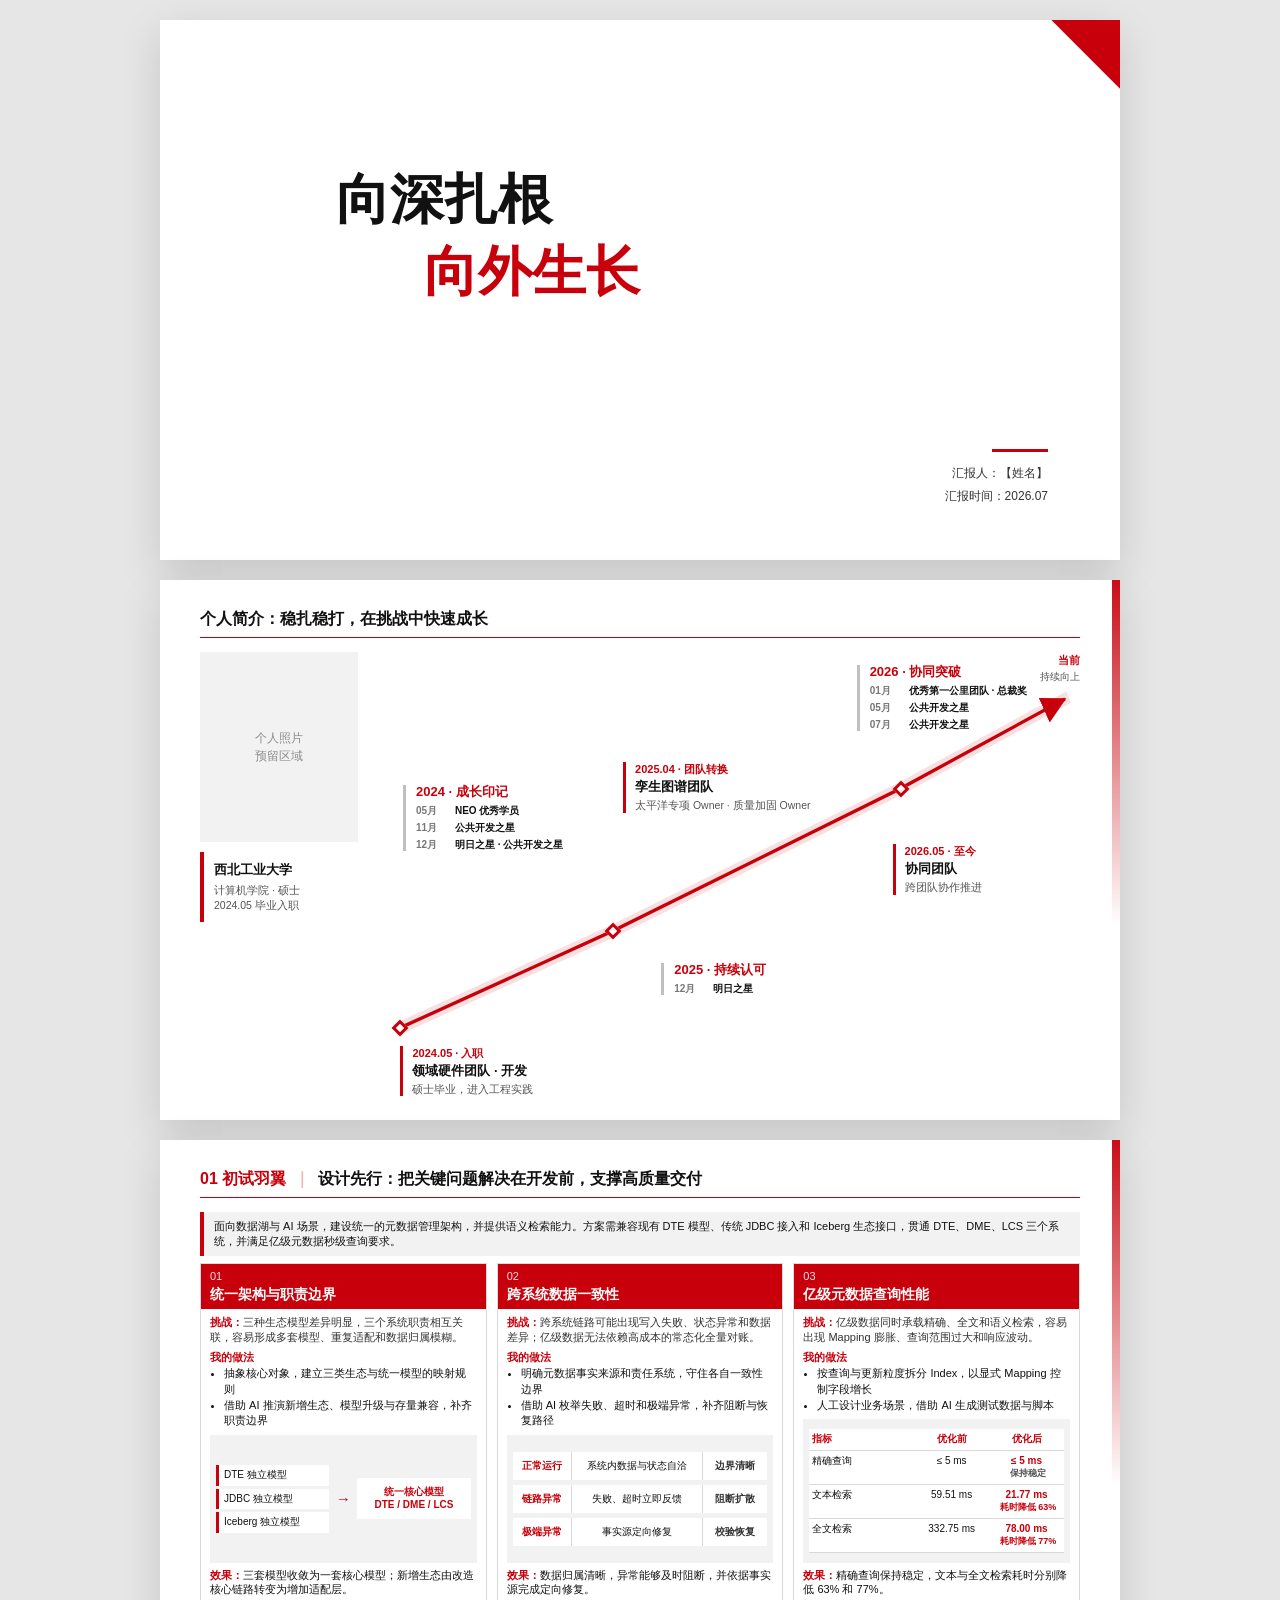
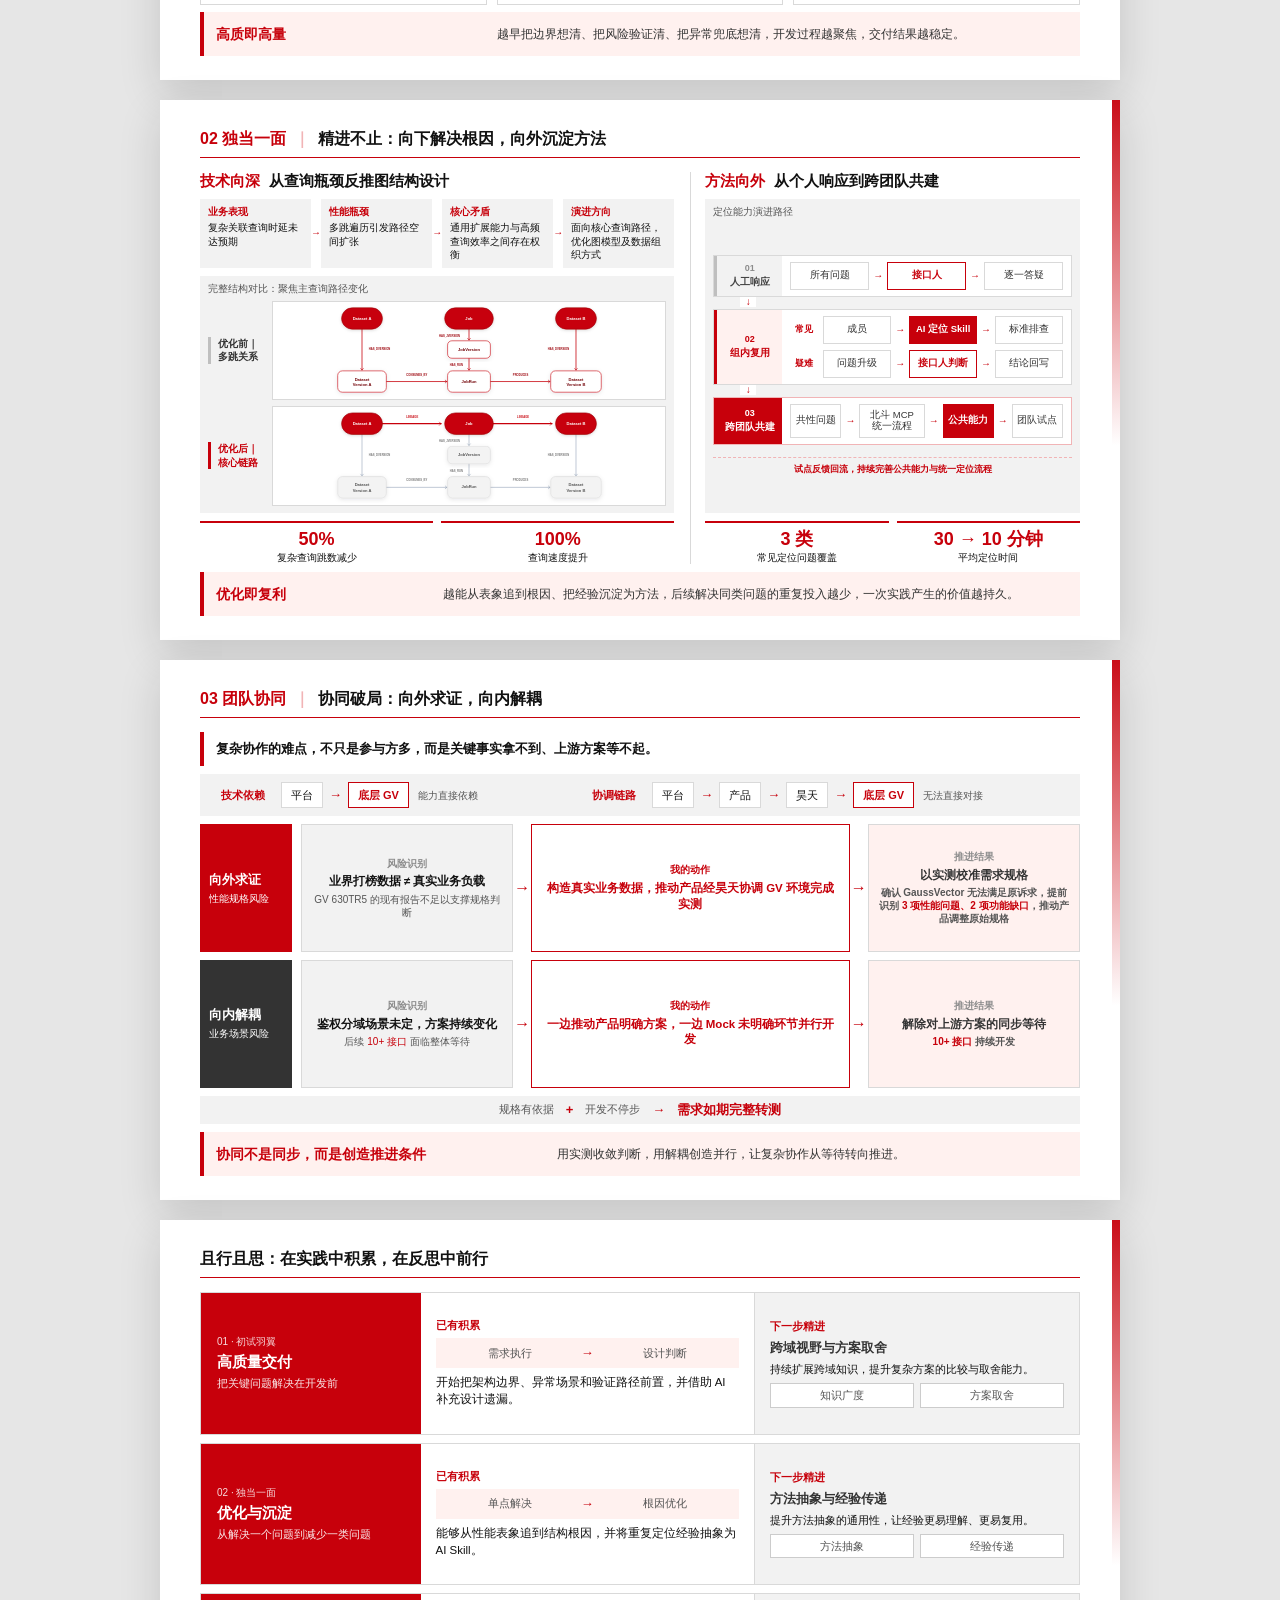
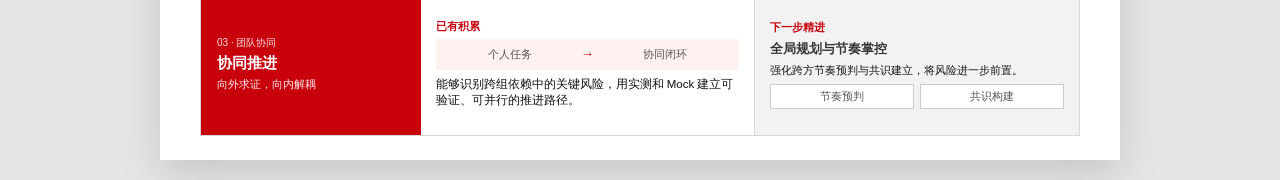
<file: outputs/ability-demo-v5.html>
<!doctype html>
<html lang="zh-CN">
<head>
  <meta charset="utf-8" />
  <meta name="viewport" content="width=device-width, initial-scale=1" />
  <title>能力汇报 Demo V5</title>
  <style>
    :root {
      --red: rgb(199, 0, 11);
      --red-bg: rgb(255, 241, 239);
      --red-mid: rgb(241, 180, 182);
      --black: #111111;
      --gray-1: #F2F2F2;
      --gray-2: #D9D9D9;
      --gray-3: #BFBFBF;
      --gray-4: #8C8C8C;
      --blue-bg: rgb(238, 248, 254);
      --blue: rgb(17, 92, 170);
      --green-bg: rgb(244, 250, 240);
      --green: rgb(97, 178, 48);
      --yellow-bg: rgb(255, 244, 203);
      --yellow: rgb(252, 200, 0);
    }

    * { box-sizing: border-box; }

    body {
      margin: 0;
      background: #e6e6e6;
      font-family: "Microsoft YaHei", Arial, sans-serif;
      color: var(--black);
    }

    main {
      padding: 20px;
      display: grid;
      gap: 20px;
      justify-items: center;
    }

    .slide {
      width: 960px;
      height: 540px;
      min-height: 540px;
      background: #fff;
      padding: 28px 40px 24px;
      display: flex;
      flex-direction: column;
      gap: 14px;
      box-shadow: 0 14px 40px rgba(0,0,0,.14);
      position: relative;
      overflow: hidden;
    }

    .slide::after {
      content: "";
      position: absolute;
      right: 0;
      top: 0;
      width: 8px;
      height: 100%;
      background: linear-gradient(180deg, var(--red), #ffffff 64%);
      opacity: .95;
    }

    .header {
      display: flex;
      align-items: flex-end;
      justify-content: space-between;
      border-bottom: 1px solid var(--red);
      padding-bottom: 7px;
      min-height: 30px;
      gap: 16px;
    }

    .title {
      font-size: 16px;
      line-height: 1.3;
      font-weight: 700;
      color: var(--black);
    }

    .chapter-index {
      display: inline-block;
      color: var(--red);
      font-size: 16px;
      line-height: 1.3;
      font-weight: 700;
      white-space: nowrap;
    }

    .chapter-title {
      display: flex;
      align-items: baseline;
      gap: 8px;
      white-space: nowrap;
    }

    .chapter-separator {
      color: var(--red-mid);
      font-size: 16px;
      line-height: 1.3;
      font-weight: 700;
    }

    .chapter-main {
      font-size: 16px;
      line-height: 1.3;
      font-weight: 700;
      color: var(--black);
    }

    .meta {
      display: none;
      font-size: 11px;
      color: var(--gray-4);
      white-space: nowrap;
    }

    .content {
      flex: 1;
      min-height: 0;
      display: flex;
      gap: 16px;
      align-items: stretch;
      justify-content: space-between;
    }

    .content > * { align-self: stretch; }

    .footer {
      display: none;
      border-top: .5px solid var(--gray-2);
      padding-top: 6px;
      display: flex;
      justify-content: space-between;
      color: var(--gray-4);
      font-size: 11px;
      line-height: 1.3;
    }

    .card {
      border: .5px solid var(--gray-2);
      background: #fff;
      height: 100%;
      display: flex;
      flex-direction: column;
      justify-content: space-between;
      min-height: 0;
    }

    .card-head {
      background: var(--red);
      color: #fff;
      font-size: 14px;
      line-height: 1.3;
      padding: 7px 10px;
    }

    .card-body {
      padding: 10px 12px;
      font-size: 12px;
      line-height: 1.5;
      text-align: justify;
      flex: 1;
      display: flex;
      flex-direction: column;
      justify-content: space-between;
      gap: 6px;
      min-height: 0;
    }

    .note {
      color: var(--gray-4);
      font-size: 11px;
      line-height: 1.5;
    }

    .red { color: var(--red); }
    .strong { color: var(--red); font-weight: 700; }

    .cover {
      padding: 0;
      display: grid;
      grid-template-columns: 1.08fr .92fr;
      gap: 0;
    }

    .cover-left {
      padding: 54px 46px 38px;
      display: flex;
      flex-direction: column;
      justify-content: space-between;
    }

    .cover-kicker {
      color: var(--red);
      font-size: 13px;
      line-height: 1.3;
      font-weight: 700;
      margin-bottom: 18px;
    }

    .cover h1 {
      margin: 0;
      font-size: 36px;
      line-height: 1.22;
      letter-spacing: 0;
    }

    .cover-sub {
      margin-top: 20px;
      font-size: 13px;
      line-height: 1.6;
      color: #333;
      text-align: justify;
      max-width: 390px;
    }

    .cover-info {
      font-size: 12px;
      line-height: 1.7;
      color: var(--gray-4);
      border-left: 4px solid var(--red);
      padding-left: 12px;
    }

    .cover-right {
      background: linear-gradient(135deg, var(--red-bg), #fff);
      padding: 54px 42px;
      display: flex;
      align-items: center;
      justify-content: center;
      position: relative;
    }

    .cover-motto {
      width: 100%;
      border-left: 6px solid var(--red);
      padding-left: 22px;
    }

    .cover-motto .large {
      font-size: 30px;
      line-height: 1.55;
      font-weight: 700;
      color: var(--black);
    }

    .cover-motto .small {
      margin-top: 18px;
      font-size: 13px;
      line-height: 1.6;
      color: #333;
      text-align: justify;
    }

    .ladder {
      width: 100%;
      display: grid;
      gap: 12px;
    }

    .step {
      border: .5px solid var(--red-mid);
      background: rgba(255,255,255,.74);
      padding: 13px 14px;
      display: grid;
      grid-template-columns: 48px 1fr;
      gap: 10px;
      align-items: center;
    }

    .step-no {
      color: var(--red);
      font-size: 20px;
      font-weight: 700;
      line-height: 1;
    }

    .step-title {
      font-size: 14px;
      line-height: 1.35;
    }

    .agenda-grid {
      display: grid;
      grid-template-columns: repeat(3, 1fr);
      gap: 16px;
      width: 100%;
      align-items: stretch;
    }

    .agenda-card {
      background: #fff;
      border: .5px solid var(--gray-2);
      height: 100%;
      padding: 14px 12px;
      display: flex;
      flex-direction: column;
      justify-content: space-between;
    }

    .agenda-index {
      color: var(--red);
      font-size: 18px;
      font-weight: 700;
      line-height: 1;
    }

    .agenda-card h3 {
      margin: 18px 0 10px;
      font-size: 15px;
      line-height: 1.35;
    }

    .agenda-card p {
      margin: 0;
      font-size: 12px;
      line-height: 1.5;
      text-align: justify;
      color: #333;
    }

    .left-claim {
      width: 30%;
      background: var(--red-bg);
      border: .5px solid var(--red-mid);
      padding: 16px 14px;
      display: flex;
      flex-direction: column;
      justify-content: space-between;
    }

    .claim-big {
      font-size: 18px;
      line-height: 1.45;
      font-weight: 700;
    }

    .claim-desc {
      font-size: 12px;
      line-height: 1.5;
      color: #333;
      text-align: justify;
    }

    .right-proof {
      flex: 1;
      display: grid;
      grid-template-rows: 1fr auto;
      gap: 12px;
      min-width: 0;
    }

    .proof-grid {
      display: grid;
      grid-template-columns: repeat(3, 1fr);
      gap: 12px;
      align-items: stretch;
    }

    .proof {
      border: .5px solid var(--gray-2);
      background: #fff;
      padding: 10px;
      display: flex;
      flex-direction: column;
      justify-content: space-between;
      min-height: 0;
    }

    .proof h3 {
      margin: 0 0 8px;
      font-size: 14px;
      line-height: 1.3;
      color: var(--red);
    }

    .proof p {
      margin: 0;
      font-size: 12px;
      line-height: 1.45;
      text-align: justify;
    }

    .metrics {
      display: grid;
      grid-template-columns: repeat(3, 1fr);
      gap: 12px;
    }

    .metric {
      background: var(--gray-1);
      border: .5px solid var(--gray-2);
      padding: 12px;
      min-height: 78px;
      display: flex;
      flex-direction: column;
      justify-content: center;
      text-align: center;
    }

    .metric-value {
      font-size: 24px;
      line-height: 1;
      font-weight: 700;
      color: var(--red);
      margin-bottom: 8px;
    }

    .metric-label {
      font-size: 11px;
      line-height: 1.35;
      color: #333;
    }

    .flow {
      flex: 1;
      display: grid;
      grid-template-columns: 1fr 34px 1fr 34px 1fr;
      gap: 10px;
      align-items: stretch;
    }

    .arrow {
      display: flex;
      align-items: center;
      justify-content: center;
      color: var(--red);
      font-size: 18px;
      font-weight: 700;
    }

    .mini-table {
      border: .5px solid var(--gray-2);
      width: 100%;
      border-collapse: collapse;
      font-size: 12px;
      line-height: 1.4;
    }

    .mini-table th {
      background: var(--red);
      color: #fff;
      font-weight: 400;
      padding: 7px 8px;
      text-align: left;
    }

    .mini-table td {
      border-top: .5px solid var(--gray-2);
      padding: 7px 8px;
      vertical-align: top;
      text-align: justify;
    }

    .collab-page {
      display: grid;
      grid-template-rows: auto auto 1fr auto;
      gap: 8px;
      width: 100%;
      min-height: 0;
    }

    .collab-viewpoint {
      padding: 8px 12px;
      border-left: 4px solid var(--red);
      background: #fff;
      font-size: 13px;
      font-weight: 700;
      line-height: 1.4;
    }

    .dependency-map {
      background: var(--gray-1);
      padding: 8px 12px;
      display: grid;
      grid-template-columns: 1fr 1.35fr;
      gap: 12px;
    }

    .dependency-row {
      display: grid;
      grid-template-columns: 62px 1fr;
      gap: 7px;
      align-items: center;
      font-size: 11px;
      line-height: 1.3;
    }

    .dependency-label {
      color: var(--red);
      font-weight: 700;
      text-align: center;
    }

    .dependency-chain {
      display: flex;
      align-items: center;
      justify-content: flex-start;
      gap: 6px;
    }

    .dependency-chain b {
      color: var(--red);
      font-size: 13px;
    }

    .dependency-chain em {
      margin-left: 3px;
      color: #555;
      font-size: 10px;
      font-style: normal;
      white-space: nowrap;
    }

    .platform-scope {
      display: grid;
      grid-template-columns: auto auto auto;
      align-items: center;
      gap: 5px;
      padding: 4px 6px;
      border: 1px solid var(--red);
      background: #fff;
    }

    .platform-scope strong {
      color: var(--red);
      padding-right: 5px;
      border-right: .5px solid var(--gray-2);
    }

    .platform-scope span,
    .dependency-node {
      background: #fff;
      border: .5px solid var(--gray-2);
      padding: 5px 9px;
      text-align: center;
      white-space: nowrap;
    }

    .platform-scope span.active-dependency {
      color: var(--red);
      border-color: var(--red);
      font-weight: 700;
    }

    .dependency-node.gv {
      color: var(--red);
      border-color: var(--red);
      font-weight: 700;
    }

    .dependency-arrow {
      display: grid;
      justify-items: center;
      color: var(--red);
      min-width: 76px;
      font-weight: 700;
      line-height: 1.1;
    }

    .dependency-arrow small {
      color: #555;
      font-size: 9px;
      font-weight: 400;
      white-space: nowrap;
    }

    .dependency-arrow.dashed {
      min-width: 34px;
      color: #777;
    }

    .closure-lanes {
      display: grid;
      grid-template-rows: 1fr 1fr auto;
      gap: 8px;
      min-height: 0;
    }

    .closure-lane {
      display: grid;
      grid-template-columns: 92px 1fr;
      gap: 9px;
      align-items: stretch;
    }

    .lane-title {
      background: #333;
      color: #fff;
      display: flex;
      flex-direction: column;
      justify-content: center;
      padding: 8px 9px;
      font-size: 10px;
      line-height: 1.3;
    }

    .lane-title strong {
      color: #fff;
      font-size: 13px;
      margin-bottom: 3px;
    }

    .closure-lane:first-child .lane-title {
      background: var(--red);
    }

    .lane-flow {
      display: grid;
      grid-template-columns: 1fr 18px 1.5fr 18px 1fr;
      align-items: stretch;
      min-width: 0;
    }

    .lane-step {
      border: .5px solid var(--gray-2);
      background: var(--gray-1);
      padding: 7px 9px;
      display: flex;
      flex-direction: column;
      align-items: center;
      justify-content: center;
      text-align: center;
      font-size: 11px;
      line-height: 1.28;
    }

    .lane-step small {
      display: block;
      margin-bottom: 4px;
      color: var(--gray-4);
      font-size: 10px;
      font-weight: 700;
    }

    .lane-step b {
      font-size: 11.5px;
      line-height: 1.35;
    }

    .lane-step em {
      margin-top: 3px;
      color: #555;
      font-size: 10px;
      font-style: normal;
      line-height: 1.3;
    }

    .lane-step.action {
      background: #fff;
      border-color: var(--red);
      color: var(--red);
      font-weight: 700;
    }

    .lane-step.action small {
      color: var(--red);
    }

    .lane-step.result {
      background: var(--red-bg);
      color: #333;
      font-weight: 700;
    }

    .lane-arrow {
      display: flex;
      align-items: center;
      justify-content: center;
      color: var(--red);
      font-weight: 700;
    }

    .delivery-convergence {
      display: flex;
      align-items: center;
      justify-content: center;
      gap: 12px;
      padding: 6px 10px;
      background: var(--gray-1);
      font-size: 11px;
      line-height: 1.25;
    }

    .delivery-convergence span {
      color: #555;
    }

    .delivery-convergence b {
      color: var(--red);
      font-size: 13px;
    }

    .collab-footer {
      display: flex;
      align-items: center;
      justify-content: center;
      gap: 10px;
      padding: 9px 14px;
      background: var(--red-bg);
      border-left: 4px solid var(--red);
      font-size: 12px;
      line-height: 1.4;
      text-align: center;
    }

    .collab-footer strong {
      color: var(--red);
      font-size: 13px;
    }

    .ai-layout {
      display: grid;
      grid-template-columns: 1fr 1fr 1fr;
      gap: 12px;
      align-items: stretch;
      width: 100%;
    }

    .ai-card {
      border: .5px solid var(--gray-2);
      background: #fff;
      padding: 12px;
      display: flex;
      flex-direction: column;
      justify-content: space-between;
    }

    .ai-card:nth-child(1) { background: var(--blue-bg); }
    .ai-card:nth-child(2) { background: var(--yellow-bg); }
    .ai-card:nth-child(3) { background: var(--green-bg); }

    .ai-label {
      font-size: 11px;
      color: var(--gray-4);
      line-height: 1.3;
      margin-bottom: 8px;
    }

    .ai-card h3 {
      margin: 0 0 12px;
      font-size: 14px;
      line-height: 1.35;
      color: var(--black);
    }

    .ai-card p {
      margin: 0;
      font-size: 12px;
      line-height: 1.5;
      text-align: justify;
    }

    .summary-page {
      display: grid;
      grid-template-rows: repeat(3, 1fr);
      gap: 8px;
      width: 100%;
      height: 100%;
      min-height: 0;
    }

    .summary-columns {
      display: contents;
    }

    .summary-card {
      border: .5px solid var(--gray-2);
      background: #fff;
      display: grid;
      grid-template-columns: 25% 38% 37%;
      min-width: 0;
      min-height: 0;
    }

    .summary-card-head {
      padding: 11px 16px;
      background: var(--red);
      color: #fff;
      display: flex;
      flex-direction: column;
      justify-content: center;
    }

    .summary-card-head span {
      display: block;
      margin-bottom: 5px;
      font-size: 10px;
      line-height: 1.2;
      opacity: .86;
    }

    .summary-card-head h3 {
      margin: 0;
      font-size: 15px;
      line-height: 1.25;
    }

    .summary-card-head p {
      margin: 5px 0 0;
      font-size: 10.5px;
      line-height: 1.3;
      opacity: .92;
    }

    .summary-card-body {
      padding: 9px 15px;
      font-size: 11.5px;
      line-height: 1.45;
      display: flex;
      flex-direction: column;
      justify-content: center;
      gap: 6px;
    }

    .summary-card-body strong {
      color: var(--red);
    }

    .summary-card-body p {
      margin: 0;
    }

    .summary-section-label {
      display: block;
      font-size: 11px;
      line-height: 1.2;
    }

    .summary-shift {
      display: grid;
      grid-template-columns: 1fr auto 1fr;
      align-items: center;
      gap: 6px;
      padding: 7px 9px;
      background: var(--red-bg);
      color: #555;
      font-size: 10.5px;
      line-height: 1.25;
      text-align: center;
    }

    .summary-shift b {
      color: var(--red);
      font-size: 13px;
    }

    .summary-card-next {
      border-left: .5px solid var(--gray-2);
      background: var(--gray-1);
      padding: 9px 15px;
      font-size: 11px;
      line-height: 1.45;
      display: flex;
      flex-direction: column;
      justify-content: center;
    }

    .summary-card-next strong {
      display: block;
      margin-bottom: 4px;
      color: var(--red);
      font-weight: 700;
    }

    .summary-card-next b {
      display: block;
      margin-bottom: 5px;
      color: #333;
      font-size: 12.5px;
    }

    .summary-card-next p {
      margin: 0;
    }

    .summary-gap-tags {
      display: grid;
      grid-template-columns: repeat(2, 1fr);
      gap: 6px;
      margin-top: 5px;
    }

    .summary-gap-tags span {
      padding: 5px;
      border: .5px solid #ccc;
      background: #fff;
      color: #555;
      font-size: 10.5px;
      line-height: 1.2;
      text-align: center;
    }

    .cover-simple {
      padding: 0;
      display: block;
      background: #fff;
    }

    .cover-simple::after {
      display: block;
      width: 104px;
      height: 104px;
      top: 0;
      right: 0;
      background: var(--red);
      clip-path: polygon(34% 0, 100% 0, 100% 66%);
      opacity: 1;
    }

    .cover-simple h1 {
      position: absolute;
      left: 176px;
      top: 148px;
      width: 520px;
      margin: 0;
      font-size: 54px;
      line-height: 1.15;
      letter-spacing: 0;
      font-weight: 700;
      text-align: left;
    }

    .cover-simple h1 span,
    .cover-simple h1 strong {
      display: block;
    }

    .cover-simple h1 strong {
      margin-top: 10px;
      margin-left: 88px;
      color: var(--red);
      font-weight: 700;
    }

    .cover-simple .cover-meta {
      position: absolute;
      right: 72px;
      bottom: 52px;
      min-width: 250px;
      border-left: 0;
      border-top: 0;
      padding: 0;
      font-size: 12px;
      line-height: 1.9;
      color: #333;
      text-align: right;
    }

    .cover-simple .cover-meta::before {
      content: "";
      display: block;
      width: 56px;
      height: 3px;
      margin: 0 0 10px auto;
      background: var(--red);
    }

    .intro-layout {
      display: grid;
      grid-template-columns: 1fr 1.35fr;
      gap: 16px;
      width: 100%;
      align-items: stretch;
    }

    .intro-profile {
      background: var(--red-bg);
      border: .5px solid var(--red-mid);
      padding: 18px 16px;
      display: flex;
      flex-direction: column;
      justify-content: space-between;
    }

    .intro-profile h2 {
      margin: 0;
      font-size: 22px;
      line-height: 1.35;
    }

    .intro-profile p {
      margin: 0;
      font-size: 12px;
      line-height: 1.6;
      color: #333;
      text-align: justify;
    }

    .intro-table {
      display: grid;
      grid-template-rows: repeat(4, 1fr);
      gap: 10px;
    }

    .intro-row {
      border: .5px solid var(--gray-2);
      padding: 10px 12px;
      display: grid;
      grid-template-columns: 96px 1fr;
      gap: 12px;
      align-items: center;
    }

    .intro-row h3 {
      margin: 0;
      font-size: 14px;
      line-height: 1.3;
      color: var(--red);
    }

    .intro-row p {
      margin: 0;
      font-size: 12px;
      line-height: 1.45;
      text-align: justify;
    }

    .dual-layout {
      display: grid;
      grid-template-columns: 1fr 1fr;
      gap: 16px;
      width: 100%;
      align-items: stretch;
    }

    .dual-card {
      border: .5px solid var(--gray-2);
      display: flex;
      flex-direction: column;
      justify-content: space-between;
      background: #fff;
    }

    .dual-card .dual-head {
      background: var(--red);
      color: #fff;
      padding: 8px 10px;
      font-size: 14px;
      line-height: 1.3;
    }

    .dual-card:nth-child(2) .dual-head {
      background: #333;
    }

    .dual-body {
      padding: 12px;
      display: flex;
      flex-direction: column;
      justify-content: space-between;
      gap: 10px;
      flex: 1;
      font-size: 12px;
      line-height: 1.5;
      text-align: justify;
    }

    .dual-metrics {
      display: grid;
      grid-template-columns: 1fr 1fr;
      gap: 8px;
    }

    .dual-metric {
      background: var(--gray-1);
      border: .5px solid var(--gray-2);
      padding: 9px 8px;
      text-align: center;
    }

    .dual-metric .value {
      color: var(--red);
      font-weight: 700;
      font-size: 20px;
      line-height: 1;
      margin-bottom: 6px;
    }

    .dual-metric .text {
      font-size: 11px;
      line-height: 1.35;
    }

    .growth-layout {
      display: grid;
      grid-template-columns: 170px minmax(0, 1fr);
      gap: 28px;
      width: 100%;
      height: 100%;
      align-items: stretch;
    }

    .photo-box {
      width: 170px;
      height: 190px;
      align-self: start;
      background: var(--gray-1);
      display: flex;
      align-items: center;
      justify-content: center;
      color: var(--gray-4);
      font-size: 12px;
      line-height: 1.5;
      text-align: center;
      padding: 12px;
    }

    .growth-panel {
      padding: 14px 14px;
      height: 100%;
      display: flex;
      flex-direction: column;
      justify-content: space-between;
      gap: 12px;
    }

    .growth-line {
      position: relative;
      height: 306px;
      margin: 0 8px;
    }

    .growth-line svg {
      position: absolute;
      inset: 0;
      width: 100%;
      height: 100%;
      overflow: visible;
    }

    .growth-line svg defs marker path {
      fill: var(--red);
    }

    .growth-line .duration-band {
      fill: none;
      stroke-width: 10;
      stroke-linecap: round;
    }

    .growth-line .duration-band.independent {
      stroke: rgba(199, 0, 11, .28);
    }

    .growth-line .duration-band.collaboration {
      stroke: rgba(51, 51, 51, .24);
    }

    .growth-line .duration-link {
      fill: none;
      stroke: var(--gray-3);
      stroke-width: 1;
      stroke-dasharray: 4 4;
    }

    .point {
      position: absolute;
      transform: translate(-50%, -50%);
      text-align: center;
      width: 104px;
      height: 10px;
    }

    .dot {
      width: 8px;
      height: 8px;
      border-radius: 50%;
      background: var(--red);
      margin: 1px auto 0;
    }

    .point .label {
      position: absolute;
      left: 50%;
      width: 110px;
      transform: translateX(-50%);
      padding: 2px 3px;
    }

    .point.top .label {
      bottom: 24px;
    }

    .point.bottom .label {
      top: 24px;
    }

    .point h3 {
      margin: 0 0 3px;
      font-size: 12px;
      line-height: 1.25;
      color: var(--red);
    }

    .point p {
      margin: 0;
      font-size: 11px;
      line-height: 1.3;
      color: #333;
    }

    .growth-note {
      display: grid;
      grid-template-columns: repeat(3, 1fr);
      gap: 12px;
    }

    .growth-note div {
      background: var(--gray-1);
      padding: 12px 10px;
      font-size: 12px;
      line-height: 1.35;
      text-align: center;
      display: flex;
      flex-direction: column;
      align-items: center;
      justify-content: center;
      min-height: 50px;
    }

    .growth-note strong {
      display: block;
      color: var(--red);
      font-size: 13px;
      line-height: 1.2;
      margin-bottom: 4px;
    }

    .growth-note b {
      display: block;
      color: var(--black);
      font-size: 12px;
      line-height: 1.25;
      margin-bottom: 3px;
    }

    .growth-note span {
      color: #555;
      font-size: 11px;
      line-height: 1.3;
    }

    .ability-timeline {
      height: 100%;
      padding: 10px 8px 2px;
      display: grid;
      grid-template-rows: 42px repeat(3, 1fr);
      gap: 8px;
    }

    .timeline-axis {
      position: relative;
      margin-left: 132px;
      height: 34px;
      color: #555;
      font-size: 11px;
      line-height: 1.2;
    }

    .timeline-axis::before {
      content: "";
      position: absolute;
      left: 0;
      right: 9px;
      top: 18px;
      height: 1px;
      background: var(--gray-3);
    }

    .timeline-axis::after {
      content: "";
      position: absolute;
      right: 0;
      top: 14px;
      border-left: 9px solid var(--red);
      border-top: 5px solid transparent;
      border-bottom: 5px solid transparent;
    }

    .timeline-axis span {
      position: absolute;
      top: 0;
      white-space: nowrap;
    }

    .timeline-axis .axis-start {
      left: 0;
      color: var(--red);
      font-weight: 700;
    }

    .timeline-axis .axis-end {
      right: 0;
      color: var(--red);
      font-weight: 700;
    }

    .ability-lane {
      display: grid;
      grid-template-columns: 120px 1fr;
      gap: 12px;
      align-items: center;
      min-height: 0;
    }

    .ability-lane-meta {
      align-self: start;
      padding-top: 3px;
      text-align: right;
    }

    .ability-lane-meta strong,
    .ability-lane-meta b {
      display: block;
    }

    .ability-lane-meta strong {
      color: var(--red);
      font-size: 12px;
      line-height: 1.25;
      margin-bottom: 4px;
    }

    .ability-lane-meta b {
      color: var(--black);
      font-size: 14px;
      line-height: 1.25;
    }

    .ability-lane-track {
      position: relative;
      height: 72px;
      border-bottom: .5px solid var(--gray-2);
    }

    .ability-lane:last-child .ability-lane-track {
      border-bottom: 0;
    }

    .ability-band {
      position: absolute;
      left: var(--start);
      right: 0;
      top: 8px;
      height: 10px;
      background: var(--band);
      clip-path: polygon(0 0, calc(100% - 10px) 0, 100% 50%, calc(100% - 10px) 100%, 0 100%);
    }

    .ability-band::before,
    .ability-band::after {
      content: none;
    }

    .ability-lane-track p {
      position: absolute;
      left: var(--start);
      top: 29px;
      max-width: calc(100% - var(--start));
      margin: 0;
      color: #444;
      font-size: 11px;
      line-height: 1.35;
      white-space: nowrap;
    }

    .ability-lane.foundation {
      --start: 0%;
      --band: #C8C8C8;
    }

    .ability-lane.independent {
      --start: 32%;
      --band: var(--red);
    }

    .ability-lane.collaboration {
      --start: 58%;
      --band: #333333;
    }

    .profile-timeline-layout {
      display: grid;
      grid-template-columns: 170px minmax(0, 1fr);
      gap: 28px;
      width: 100%;
      height: 100%;
      align-items: stretch;
    }

    .profile-photo-column {
      display: flex;
      flex-direction: column;
      gap: 12px;
    }

    .profile-photo-column .photo-box {
      height: 214px;
    }

    .profile-caption {
      border-left: 4px solid var(--red);
      padding: 8px 0 8px 10px;
      color: #555;
      font-size: 11px;
      line-height: 1.55;
    }

    .profile-caption strong {
      display: block;
      color: var(--black);
      font-size: 13px;
      margin-bottom: 3px;
    }

    .career-timeline {
      display: grid;
      grid-template-rows: auto 126px 1fr;
      gap: 12px;
      min-width: 0;
      height: 100%;
    }

    .timeline-section-label {
      color: var(--red);
      font-size: 12px;
      font-weight: 700;
      line-height: 1.2;
    }

    .career-track {
      position: relative;
      padding-top: 40px;
    }

    .career-origin {
      position: absolute;
      left: 0;
      top: 0;
      color: #444;
      font-size: 11px;
      line-height: 1.35;
    }

    .career-origin strong {
      display: block;
      color: var(--red);
      font-size: 12px;
      margin-bottom: 2px;
    }

    .career-now {
      position: absolute;
      right: 0;
      top: 14px;
      color: var(--red);
      font-size: 11px;
      font-weight: 700;
    }

    .career-axis {
      position: absolute;
      left: 0;
      right: 0;
      top: 46px;
      height: 1px;
      background: var(--gray-3);
    }

    .career-axis::after {
      content: "";
      position: absolute;
      right: -1px;
      top: -4px;
      border-left: 8px solid var(--red);
      border-top: 4px solid transparent;
      border-bottom: 4px solid transparent;
    }

    .career-stages {
      display: grid;
      grid-template-columns: 36fr 46fr 18fr;
      gap: 5px;
      margin-top: 18px;
    }

    .career-stage {
      min-width: 0;
      height: 68px;
      padding: 9px 10px;
      background: var(--gray-1);
      border-top: 5px solid var(--gray-3);
    }

    .career-stage.owner {
      background: var(--red-bg);
      border-top-color: var(--red);
    }

    .career-stage.collaboration {
      background: #EFEFEF;
      border-top-color: #333;
    }

    .career-stage time {
      display: block;
      color: #666;
      font-size: 10px;
      line-height: 1.2;
      margin-bottom: 5px;
      white-space: nowrap;
    }

    .career-stage strong {
      display: block;
      color: var(--black);
      font-size: 12px;
      line-height: 1.35;
    }

    .career-stage.owner strong {
      color: var(--red);
    }

    .honor-area {
      border-top: 1px solid var(--gray-2);
      padding-top: 10px;
      min-height: 0;
    }

    .honor-timeline {
      display: grid;
      grid-template-columns: 1.35fr .72fr 1.45fr;
      margin-top: 9px;
      height: 182px;
    }

    .honor-year {
      padding: 0 13px;
      border-left: 1px solid var(--gray-2);
      min-width: 0;
    }

    .honor-year:first-child {
      padding-left: 0;
      border-left: 0;
    }

    .honor-year:last-child {
      padding-right: 0;
    }

    .honor-year h3 {
      margin: 0 0 8px;
      color: var(--red);
      font-size: 16px;
      line-height: 1;
    }

    .honor-item {
      display: grid;
      grid-template-columns: 34px 1fr;
      gap: 7px;
      padding: 5px 0;
      border-top: .5px solid #E7E7E7;
      color: #333;
      font-size: 11px;
      line-height: 1.35;
    }

    .honor-item:first-of-type {
      border-top: 0;
    }

    .honor-item time {
      color: #777;
      font-weight: 700;
    }

    .honor-item strong {
      color: var(--black);
      font-weight: 700;
    }

    .profile-rise-layout {
      display: grid;
      grid-template-columns: 158px minmax(0, 1fr);
      gap: 24px;
      width: 100%;
      height: 100%;
      align-items: stretch;
    }

    .profile-rise-layout .profile-photo-column {
      gap: 10px;
    }

    .profile-rise-layout .photo-box {
      width: 158px;
      height: 190px;
    }

    .profile-rise-layout .profile-caption {
      font-size: 10.5px;
      line-height: 1.5;
    }

    .rise-timeline {
      min-width: 0;
      height: 100%;
    }

    .rise-chart {
      position: relative;
      width: 100%;
      height: 100%;
      min-height: 0;
    }

    .rise-chart svg {
      position: absolute;
      inset: 0;
      width: 100%;
      height: 100%;
      overflow: visible;
    }

    .rise-line-shadow {
      fill: none;
      stroke: rgba(199, 0, 11, .12);
      stroke-width: 11;
      stroke-linecap: square;
      stroke-linejoin: miter;
    }

    .rise-line {
      fill: none;
      stroke: var(--red);
      stroke-width: 3;
      stroke-linecap: square;
      stroke-linejoin: miter;
    }

    .rise-node {
      position: absolute;
      left: var(--x);
      top: var(--y);
      width: 0;
      height: 0;
      z-index: 2;
    }

    .rise-node-marker {
      position: absolute;
      left: -6px;
      top: -6px;
      width: 12px;
      height: 12px;
      background: #fff;
      border: 3px solid var(--red);
      transform: rotate(45deg);
    }

    .rise-node-copy {
      position: absolute;
      left: 0;
      top: 18px;
      width: 190px;
      padding-left: 9px;
      border-left: 3px solid var(--red);
      line-height: 1.3;
    }

    .rise-node-copy time {
      display: block;
      color: var(--red);
      font-size: 11px;
      font-weight: 700;
      margin-bottom: 3px;
    }

    .rise-node-copy strong {
      display: block;
      color: var(--black);
      font-size: 13px;
      margin-bottom: 3px;
    }

    .rise-node-copy span {
      display: block;
      color: #555;
      font-size: 10.5px;
    }

    .rise-node.node-2025 .rise-node-copy {
      left: 10px;
      top: auto;
      bottom: 118px;
      width: 230px;
    }

    .rise-node.node-2026 .rise-node-copy {
      left: -8px;
      top: 55px;
      width: 180px;
    }

    .rise-current {
      position: absolute;
      right: 0;
      top: 1px;
      color: var(--red);
      font-size: 11px;
      font-weight: 700;
      text-align: right;
    }

    .rise-current span {
      display: block;
      margin-top: 2px;
      color: #555;
      font-weight: 400;
      font-size: 10px;
    }

    .rise-honor {
      position: absolute;
      z-index: 2;
      width: var(--w);
      padding-left: 10px;
      border-left: 3px solid var(--gray-3);
    }

    .rise-honor h3 {
      margin: 0 0 6px;
      color: var(--red);
      font-size: 13px;
      line-height: 1;
    }

    .rise-honor p {
      display: grid;
      grid-template-columns: 34px 1fr;
      gap: 5px;
      margin: 4px 0 0;
      color: #333;
      font-size: 10px;
      line-height: 1.3;
    }

    .rise-honor time {
      color: #777;
      font-weight: 700;
    }

    .rise-honor strong {
      color: var(--black);
      font-weight: 700;
    }

    .rise-honor.honor-2024 {
      left: 3%;
      top: 30%;
      --w: 27%;
    }

    .rise-honor.honor-2025 {
      left: 40%;
      top: 70%;
      --w: 22%;
    }

    .rise-honor.honor-2026 {
      left: 68%;
      top: 3%;
      --w: 28%;
    }

    .case-grid {
      display: grid;
      grid-template-rows: auto 1fr auto;
      gap: 7px;
      width: 100%;
      min-height: 0;
    }

    .case-brief {
      background: var(--gray-1);
      padding: 7px 10px;
      font-size: 11px;
      line-height: 1.35;
      border-left: 4px solid var(--red);
    }

    .case-columns {
      display: grid;
      grid-template-columns: repeat(3, 1fr);
      gap: 10px;
      min-height: 0;
    }

    .case-card {
      border: .5px solid var(--gray-2);
      background: #fff;
      display: grid;
      grid-template-rows: auto auto auto 1fr;
      min-height: 0;
    }

    .case-card h3 {
      margin: 0;
      padding: 6px 9px;
      font-size: 14px;
      line-height: 1.3;
      color: #fff;
      background: var(--red);
      font-weight: 700;
    }

    .case-card h3 span {
      display: block;
      font-size: 11px;
      line-height: 1.2;
      font-weight: 400;
      opacity: .88;
      margin-bottom: 2px;
    }

    .case-challenge {
      padding: 6px 9px 4px;
      font-size: 11px;
      line-height: 1.4;
      color: #333;
      background: #fff;
    }

    .case-challenge strong,
    .case-actions strong,
    .case-effect strong {
      color: var(--red);
    }

    .case-actions {
      padding: 0 9px 5px;
      font-size: 11px;
      line-height: 1.4;
    }

    .case-actions ul {
      margin: 0;
      padding-left: 14px;
    }

    .case-actions li {
      margin: 1px 0;
    }

    .effect-box {
      margin: 0 9px 5px;
      background: var(--gray-1);
      min-height: 78px;
      padding: 6px;
      display: flex;
      flex-direction: column;
      justify-content: center;
      gap: 6px;
    }

    .model-flow {
      display: grid;
      grid-template-columns: 1fr 18px 1fr;
      align-items: center;
      gap: 5px;
      font-size: 10px;
      line-height: 1.25;
    }

    .flow-stack {
      display: grid;
      gap: 3px;
    }

    .flow-pill {
      background: #fff;
      border-left: 3px solid var(--red);
      padding: 4px 5px;
      white-space: nowrap;
    }

    .flow-arrow {
      color: var(--red);
      font-size: 15px;
      text-align: center;
      font-weight: 700;
    }

    .flow-core {
      background: #fff;
      padding: 8px 6px;
      text-align: center;
      color: var(--red);
      font-weight: 700;
    }

    .consistency-model {
      display: grid;
      gap: 5px;
      font-size: 10px;
      line-height: 1.25;
    }

    .consistency-row {
      display: grid;
      grid-template-columns: 58px 1fr 64px;
      align-items: stretch;
      background: #fff;
      min-height: 28px;
    }

    .consistency-row strong,
    .consistency-row span,
    .consistency-row em {
      display: flex;
      align-items: center;
      justify-content: center;
      padding: 5px 4px;
      text-align: center;
    }

    .consistency-row strong {
      color: var(--red);
    }

    .consistency-row span {
      border-left: .5px solid var(--gray-2);
      border-right: .5px solid var(--gray-2);
    }

    .consistency-row em {
      color: #333;
      font-style: normal;
      font-weight: 700;
    }

    .metric-table {
      display: grid;
      grid-template-columns: 1.05fr .75fr .75fr;
      font-size: 10px;
      line-height: 1.25;
      text-align: center;
      background: #fff;
    }

    .metric-table div {
      padding: 4px 3px;
      border-bottom: .5px solid var(--gray-2);
    }

    .metric-table div:nth-child(3n+1) {
      text-align: left;
    }

    .metric-table .head {
      color: var(--red);
      font-weight: 700;
      background: #fff;
    }

    .metric-table .optimized-value {
      color: var(--red);
      font-weight: 700;
    }

    .metric-note {
      display: inline;
      margin-left: 3px;
      font-size: 9px;
      line-height: 1.2;
      white-space: nowrap;
    }

    .metric-note.stable {
      color: #555;
    }

    .metric-table .summary {
      background: var(--red-bg);
      border-bottom: 0;
      font-weight: 700;
    }

    .case-effect {
      padding: 0 9px 7px;
      font-size: 11px;
      line-height: 1.32;
    }

    .case-footer-line {
      padding: 7px 12px;
      background: var(--red-bg);
      color: #333;
      display: grid;
      grid-template-columns: 102px 1fr;
      align-items: center;
      gap: 12px;
      font-size: 12px;
      line-height: 1.4;
      border-left: 4px solid var(--red);
    }

    .case-footer-line strong {
      color: var(--red);
      font-size: 15px;
      line-height: 1.15;
    }

    .optimization-page {
      display: grid;
      grid-template-rows: 1fr auto;
      gap: 8px;
      width: 100%;
      min-height: 0;
    }

    .optimization-footer {
      display: grid;
      grid-template-columns: 132px 1fr;
      align-items: center;
      gap: 12px;
      padding: 8px 12px;
      border-left: 4px solid var(--red);
      background: var(--red-bg);
      font-size: 12px;
      line-height: 1.35;
    }

    .optimization-footer strong {
      color: var(--red);
      font-size: 13px;
    }

    .chapter-conclusion {
      display: grid;
      grid-template-columns: 220px minmax(0, 1fr);
      align-items: center;
      gap: 14px;
      min-height: 44px;
      padding: 8px 12px;
      border-left: 4px solid var(--red);
      background: var(--red-bg);
      color: #333;
      font-size: 12px;
      line-height: 1.35;
      text-align: left;
    }

    .chapter-conclusion strong {
      color: var(--red);
      font-size: 14px;
      line-height: 1.3;
      font-weight: 700;
      white-space: nowrap;
      text-align: left;
    }

    .chapter-conclusion span {
      display: block;
      color: #333;
      font-size: 12px;
      line-height: 1.35;
      text-align: center;
      transform: translateX(-28px);
    }

    .optimization-columns {
      display: grid;
      grid-template-columns: 1.1fr .9fr;
      gap: 14px;
      min-height: 0;
      height: 100%;
    }

    .optimization-case {
      display: grid;
      grid-template-rows: auto auto minmax(0, 1fr) auto;
      gap: 8px;
      min-width: 0;
      min-height: 0;
      height: 100%;
      padding-right: 2px;
    }

    .optimization-case.outward-case {
      grid-template-rows: auto minmax(0, 1fr) auto;
    }

    .optimization-case + .optimization-case {
      border-left: .5px solid var(--gray-2);
      padding-left: 14px;
      padding-right: 0;
    }

    .optimization-head {
      display: flex;
      align-items: baseline;
      gap: 9px;
    }

    .optimization-head span {
      color: var(--red);
      font-weight: 700;
      font-size: 15px;
      line-height: 1.25;
      white-space: nowrap;
    }

    .optimization-head h3 {
      margin: 0;
      font-size: 15px;
      line-height: 1.25;
    }

    .optimization-logic {
      display: grid;
      grid-template-columns: repeat(3, 1fr);
      gap: 12px;
    }

    .optimization-logic.four-steps {
      grid-template-columns: repeat(4, 1fr);
      gap: 10px;
    }

    .method-stage-track {
      display: grid;
      grid-template-columns: minmax(0, 1fr) auto minmax(0, 1fr) auto minmax(0, 1fr);
      align-items: stretch;
      gap: 5px;
    }

    .method-stage-track > i {
      align-self: center;
      color: var(--red);
      font-size: 11px;
      line-height: 1;
      font-style: normal;
      font-weight: 700;
    }

    .method-stage {
      min-width: 0;
      min-height: 38px;
      padding: 6px 7px;
      display: flex;
      align-items: center;
      gap: 6px;
      border-top: 2px solid var(--gray-3);
      background: var(--gray-1);
    }

    .method-stage b {
      color: var(--gray-4);
      font-size: 11px;
      line-height: 1;
    }

    .method-stage span {
      color: #333;
      font-size: 10px;
      line-height: 1.2;
      font-weight: 700;
      white-space: nowrap;
    }

    .method-stage.stage-reuse {
      border-top-color: var(--red-mid);
      background: var(--red-bg);
    }

    .method-stage.stage-reuse b,
    .method-stage.stage-reuse span {
      color: var(--red);
    }

    .method-stage.stage-public {
      border-top-color: var(--red);
      background: var(--red);
    }

    .method-stage.stage-public b,
    .method-stage.stage-public span {
      color: #fff;
    }

    .logic-step {
      position: relative;
      background: var(--gray-1);
      padding: 6px 8px;
      font-size: 10px;
      line-height: 1.35;
    }

    .logic-step:not(:last-child)::after {
      content: "→";
      position: absolute;
      right: -10px;
      top: 50%;
      transform: translateY(-50%);
      color: var(--red);
      font-weight: 700;
    }

    .logic-step strong {
      display: block;
      color: var(--red);
      margin-bottom: 3px;
    }

    .optimization-visual {
      background: var(--gray-1);
      padding: 7px 8px;
      min-height: 108px;
      display: grid;
      align-content: stretch;
      gap: 6px;
      overflow: hidden;
    }

    .visual-caption {
      color: #555;
      font-size: 10px;
      line-height: 1.2;
    }

    .image-compare {
      display: grid;
      grid-template-columns: 1fr;
      grid-template-rows: repeat(2, minmax(0, 1fr));
      gap: 6px;
      min-height: 0;
    }

    .replaceable-figure {
      margin: 0;
      display: grid;
      grid-template-columns: 58px minmax(0, 1fr);
      align-items: center;
      gap: 6px;
      min-height: 0;
      height: 100%;
    }

    .replaceable-image {
      position: relative;
      grid-column: 2;
      grid-row: 1;
      height: 100%;
      min-height: 0;
      overflow: hidden;
      background: #fff;
      border: .5px solid var(--gray-2);
    }

    .swap-image {
      display: none;
      width: 100%;
      height: 100%;
      object-fit: contain;
      background: #fff;
    }

    .swap-image[src]:not([src=""]) {
      display: block;
    }

    .swap-image[src]:not([src=""]) + .image-placeholder {
      display: none;
    }

    .image-placeholder {
      position: absolute;
      inset: 0;
      display: flex;
      flex-direction: column;
      align-items: center;
      justify-content: center;
      gap: 4px;
      text-align: center;
      color: #777;
      font-size: 9px;
      line-height: 1.25;
    }

    .image-placeholder strong {
      color: var(--red);
      font-size: 11px;
    }

    .replaceable-figure figcaption {
      grid-column: 1;
      grid-row: 1;
      text-align: left;
      color: #333;
      font-size: 10px;
      font-weight: 700;
      line-height: 1.35;
      padding-left: 7px;
      border-left: 3px solid var(--gray-3);
    }

    .replaceable-figure:last-child figcaption {
      color: var(--red);
      border-left-color: var(--red);
    }

    .path-row,
    .skill-row {
      display: grid;
      grid-template-columns: 46px 1fr;
      align-items: center;
      gap: 7px;
      font-size: 10px;
    }

    .state-label {
      color: #555;
      font-weight: 700;
    }

    .path-flow,
    .skill-chain {
      display: flex;
      align-items: center;
      justify-content: center;
      gap: 5px;
    }

    .path-node,
    .skill-node,
    .people-node {
      background: #fff;
      border: .5px solid var(--gray-2);
      padding: 4px 6px;
      text-align: center;
      line-height: 1.2;
    }

    .path-node.noise {
      color: #777;
      border-style: dashed;
    }

    .path-node.core,
    .skill-node.core {
      color: var(--red);
      border-color: var(--red);
      font-weight: 700;
    }

    .path-arrow,
    .skill-arrow {
      color: var(--red);
      font-weight: 700;
    }

    .people-node {
      line-height: 1.35;
      min-width: 52px;
    }

    .skill-feedback {
      text-align: center;
      color: #555;
      font-size: 9px;
      line-height: 1.2;
    }

    .skill-compare {
      display: grid;
      align-content: center;
      gap: 6px;
      height: 100%;
    }

    .skill-compare > .skill-row {
      padding: 5px;
      border: .5px solid var(--gray-2);
      background: #fff;
    }

    .skill-after-group {
      display: grid;
      grid-template-columns: 46px 1fr;
      align-items: stretch;
      gap: 7px;
      background: #fff;
      padding: 5px 5px 5px 0;
      border: .5px solid var(--red-mid);
    }

    .after-label {
      display: flex;
      align-items: center;
      justify-content: center;
      color: var(--red);
      background: var(--red-bg);
      border-left: 3px solid var(--red);
      font-weight: 700;
      font-size: 10px;
    }

    .skill-after-lanes {
      display: grid;
      gap: 6px;
    }

    .skill-lane {
      display: grid;
      grid-template-columns: 30px 1fr;
      align-items: center;
      gap: 4px;
      font-size: 9px;
    }

    .skill-lane > strong {
      color: var(--red);
      text-align: center;
    }

    .skill-node.ai-skill {
      color: #fff;
      background: var(--red);
      border-color: var(--red);
    }

    .skill-rollout {
      display: grid;
      grid-template-columns: 46px minmax(0, 1fr);
      align-items: stretch;
      gap: 7px;
      padding: 5px 5px 5px 0;
      background: #fff;
      border: .5px solid var(--red-mid);
    }

    .rollout-label {
      display: flex;
      align-items: center;
      justify-content: center;
      padding: 0 3px;
      border-left: 3px solid var(--red);
      background: var(--red-bg);
      color: var(--red);
      font-size: 9px;
      line-height: 1.2;
      font-weight: 700;
      text-align: center;
    }

    .stage-detail-label {
      flex-direction: column;
      gap: 2px;
      text-align: center;
    }

    .stage-detail-label b {
      display: block;
      font-size: 8px;
      line-height: 1;
    }

    .stage-detail-label span {
      display: block;
      font-size: 9px;
      line-height: 1.15;
      font-weight: 700;
    }

    .state-label.stage-detail-label {
      display: flex;
      align-items: center;
      justify-content: center;
      padding-left: 3px;
      border-left: 3px solid var(--gray-3);
      background: var(--gray-1);
      color: #555;
    }

    .rollout-label.stage-detail-label {
      background: var(--red);
      color: #fff;
    }

    .rollout-flow {
      display: grid;
      grid-template-columns: minmax(0, 1fr) auto minmax(0, 1fr) auto minmax(0, 1fr) auto minmax(0, 1fr);
      align-items: center;
      gap: 3px;
      min-width: 0;
    }

    .rollout-node {
      min-width: 0;
      padding: 4px 2px;
      border: .5px solid var(--gray-2);
      background: #fff;
      color: #333;
      font-size: 8px;
      line-height: 1.2;
      text-align: center;
    }

    .rollout-flow b {
      color: var(--red);
      font-size: 9px;
      line-height: 1;
    }

    .evolution-visual {
      grid-template-rows: auto minmax(0, 1fr);
    }

    .capability-evolution {
      display: grid;
      align-content: center;
      gap: 12px;
      min-height: 0;
    }

    .evolution-stage {
      position: relative;
      display: grid;
      grid-template-columns: 68px minmax(0, 1fr);
      min-width: 0;
      border: .5px solid var(--gray-2);
      background: #fff;
    }

    .evolution-stage:not(.evolution-public)::after {
      content: "↓";
      position: absolute;
      z-index: 2;
      left: 34px;
      bottom: -11px;
      width: 16px;
      height: 10px;
      display: grid;
      place-items: center;
      transform: translateX(-50%);
      background: #fff;
      color: var(--red);
      font-size: 10px;
      line-height: 1;
      font-weight: 700;
    }

    .evolution-label {
      display: flex;
      flex-direction: column;
      align-items: center;
      justify-content: center;
      gap: 3px;
      padding: 6px 5px;
      border-left: 3px solid var(--gray-3);
      background: var(--gray-1);
      text-align: center;
    }

    .evolution-label b {
      color: var(--gray-4);
      font-size: 9px;
      line-height: 1;
    }

    .evolution-label strong {
      color: #444;
      font-size: 10px;
      line-height: 1.15;
    }

    .evolution-reuse .evolution-label {
      border-left-color: var(--red);
      background: var(--red-bg);
    }

    .evolution-reuse .evolution-label b,
    .evolution-reuse .evolution-label strong {
      color: var(--red);
    }

    .evolution-public {
      border-color: var(--red-mid);
    }

    .evolution-public .evolution-label {
      border-left-color: var(--red);
      background: var(--red);
    }

    .evolution-public .evolution-label b,
    .evolution-public .evolution-label strong {
      color: #fff;
    }

    .evolution-body {
      display: grid;
      align-items: center;
      min-width: 0;
      padding: 6px 8px;
    }

    .evolution-flow {
      display: grid;
      align-items: stretch;
      gap: 4px;
      min-width: 0;
    }

    .evolution-flow.three-nodes {
      grid-template-columns: minmax(0, 1fr) auto minmax(0, 1fr) auto minmax(0, 1fr);
    }

    .evolution-flow.four-nodes {
      grid-template-columns: minmax(0, .9fr) 14px minmax(0, 1.15fr) 14px minmax(0, .9fr) 14px minmax(0, .9fr);
      gap: 2px;
    }

    .evolution-flow.four-nodes i {
      align-self: stretch;
      width: 14px;
      min-width: 14px;
      display: grid;
      place-items: center;
      position: relative;
      z-index: 1;
      background: #fff;
    }

    .evolution-flow span {
      min-width: 0;
      min-height: 28px;
      padding: 5px 3px;
      display: flex;
      align-items: center;
      justify-content: center;
      border: .5px solid var(--gray-2);
      background: #fff;
      color: #333;
      font-size: 9.5px;
      line-height: 1.15;
      text-align: center;
    }

    .evolution-flow i {
      align-self: center;
      color: var(--red);
      font-size: 10px;
      line-height: 1;
      font-style: normal;
      font-weight: 700;
    }

    .evolution-flow span.focus {
      border-color: var(--red);
      color: var(--red);
      font-weight: 700;
    }

    .evolution-flow span.ai,
    .evolution-flow span.public {
      border-color: var(--red);
      background: var(--red);
      color: #fff;
      font-weight: 700;
    }

    .evolution-lanes {
      align-content: center;
      gap: 6px;
    }

    .evolution-lane {
      display: grid;
      grid-template-columns: 28px minmax(0, 1fr);
      align-items: center;
      gap: 5px;
      min-width: 0;
    }

    .evolution-lane > b {
      color: var(--red);
      font-size: 9px;
      line-height: 1;
      text-align: center;
    }

    .evolution-feedback {
      padding-top: 6px;
      border-top: 1px dashed var(--red-mid);
      color: var(--red);
      font-size: 9px;
      line-height: 1.2;
      font-weight: 700;
      text-align: center;
    }

    .skill-after-group + .skill-feedback,
    .skill-rollout + .skill-feedback {
      padding-top: 6px;
      border-top: 1px dashed var(--red-mid);
      color: var(--red);
      font-weight: 700;
    }

    .optimization-result {
      display: grid;
      grid-template-columns: 1fr 1fr;
      gap: 8px;
    }

    .metric-result {
      border-top: 2px solid var(--red);
      padding: 7px 6px 0;
      text-align: center;
      font-size: 10px;
      line-height: 1.25;
    }

    .metric-result strong {
      display: block;
      color: var(--red);
      font-size: 18px;
      line-height: 1;
      margin-bottom: 4px;
    }

  </style>
</head>
<body>
<main>
  <section class="slide cover-simple">
    <h1><span>向深扎根</span><strong>向外生长</strong></h1>
    <div class="cover-meta">汇报人：【姓名】<br>汇报时间：2026.07</div>
  </section>

  <section class="slide">
    <div class="header">
      <div class="title">个人简介：稳扎稳打，在挑战中快速成长</div>
    </div>
    <div class="content">
      <div class="profile-rise-layout">
        <div class="profile-photo-column">
          <div class="photo-box">个人照片<br>预留区域</div>
          <div class="profile-caption">
            <strong>西北工业大学</strong>
            计算机学院 · 硕士<br>2024.05 毕业入职
          </div>
        </div>
        <div class="rise-timeline">
          <div class="rise-chart">
            <svg viewBox="0 0 680 390" preserveAspectRatio="none" aria-hidden="true">
              <defs>
                <marker id="rise-arrow" markerWidth="8" markerHeight="8" refX="7" refY="4" orient="auto">
                  <path d="M0,0 L8,4 L0,8 Z" fill="rgb(199,0,11)"></path>
                </marker>
              </defs>
              <polyline class="rise-line-shadow" points="18,330 225,245 505,120 664,42"></polyline>
              <polyline class="rise-line" points="18,330 225,245 505,120 664,42" marker-end="url(#rise-arrow)"></polyline>
            </svg>

            <div class="rise-node node-2024" style="--x:2.65%; --y:84.6%;">
              <span class="rise-node-marker"></span>
              <div class="rise-node-copy">
                <time>2024.05 · 入职</time>
                <strong>领域硬件团队 · 开发</strong>
                <span>硕士毕业，进入工程实践</span>
              </div>
            </div>

            <div class="rise-node node-2025" style="--x:33.1%; --y:62.8%;">
              <span class="rise-node-marker"></span>
              <div class="rise-node-copy">
                <time>2025.04 · 团队转换</time>
                <strong>孪生图谱团队</strong>
                <span>太平洋专项 Owner · 质量加固 Owner</span>
              </div>
            </div>

            <div class="rise-node node-2026" style="--x:74.3%; --y:30.8%;">
              <span class="rise-node-marker"></span>
              <div class="rise-node-copy">
                <time>2026.05 · 至今</time>
                <strong>协同团队</strong>
                <span>跨团队协作推进</span>
              </div>
            </div>

            <div class="rise-current">当前<span>持续向上</span></div>

            <div class="rise-honor honor-2024">
              <h3>2024 · 成长印记</h3>
              <p><time>05月</time><strong>NEO 优秀学员</strong></p>
              <p><time>11月</time><strong>公共开发之星</strong></p>
              <p><time>12月</time><strong>明日之星 · 公共开发之星</strong></p>
            </div>

            <div class="rise-honor honor-2025">
              <h3>2025 · 持续认可</h3>
              <p><time>12月</time><strong>明日之星</strong></p>
            </div>

            <div class="rise-honor honor-2026">
              <h3>2026 · 协同突破</h3>
              <p><time>01月</time><strong>优秀第一公里团队 · 总裁奖</strong></p>
              <p><time>05月</time><strong>公共开发之星</strong></p>
              <p><time>07月</time><strong>公共开发之星</strong></p>
            </div>
          </div>
        </div>
      </div>
    </div>
  </section>

  <section class="slide">
    <div class="header">
      <div class="title chapter-title">
        <span class="chapter-index">01 初试羽翼</span>
        <span class="chapter-separator">｜</span>
        <span class="chapter-main">设计先行：把关键问题解决在开发前，支撑高质量交付</span>
      </div>
    </div>
    <div class="content">
      <div class="case-grid">
        <div class="case-brief">
          面向数据湖与 AI 场景，建设统一的元数据管理架构，并提供语义检索能力。方案需兼容现有 DTE 模型、传统 JDBC 接入和 Iceberg 生态接口，贯通 DTE、DME、LCS 三个系统，并满足亿级元数据秒级查询要求。
        </div>
        <div class="case-columns">
          <div class="case-card">
            <h3><span>01</span>统一架构与职责边界</h3>
            <div class="case-challenge"><strong>挑战：</strong>三种生态模型差异明显，三个系统职责相互关联，容易形成多套模型、重复适配和数据归属模糊。</div>
            <div class="case-actions">
              <strong>我的做法</strong>
              <ul>
                <li>抽象核心对象，建立三类生态与统一模型的映射规则</li>
                <li>借助 AI 推演新增生态、模型升级与存量兼容，补齐职责边界</li>
              </ul>
            </div>
            <div class="effect-box">
              <div class="model-flow">
                <div class="flow-stack">
                  <div class="flow-pill">DTE 独立模型</div>
                  <div class="flow-pill">JDBC 独立模型</div>
                  <div class="flow-pill">Iceberg 独立模型</div>
                </div>
                <div class="flow-arrow">→</div>
                <div class="flow-core">统一核心模型<br>DTE / DME / LCS</div>
              </div>
            </div>
            <div class="case-effect"><strong>效果：</strong>三套模型收敛为一套核心模型；新增生态由改造核心链路转变为增加适配层。</div>
          </div>

          <div class="case-card">
            <h3><span>02</span>跨系统数据一致性</h3>
            <div class="case-challenge"><strong>挑战：</strong>跨系统链路可能出现写入失败、状态异常和数据差异；亿级数据无法依赖高成本的常态化全量对账。</div>
            <div class="case-actions">
              <strong>我的做法</strong>
              <ul>
                <li>明确元数据事实来源和责任系统，守住各自一致性边界</li>
                <li>借助 AI 枚举失败、超时和极端异常，补齐阻断与恢复路径</li>
              </ul>
            </div>
            <div class="effect-box">
              <div class="consistency-model">
                <div class="consistency-row"><strong>正常运行</strong><span>系统内数据与状态自洽</span><em>边界清晰</em></div>
                <div class="consistency-row"><strong>链路异常</strong><span>失败、超时立即反馈</span><em>阻断扩散</em></div>
                <div class="consistency-row"><strong>极端异常</strong><span>事实源定向修复</span><em>校验恢复</em></div>
              </div>
            </div>
            <div class="case-effect"><strong>效果：</strong>数据归属清晰，异常能够及时阻断，并依据事实源完成定向修复。</div>
          </div>

          <div class="case-card">
            <h3><span>03</span>亿级元数据查询性能</h3>
            <div class="case-challenge"><strong>挑战：</strong>亿级数据同时承载精确、全文和语义检索，容易出现 Mapping 膨胀、查询范围过大和响应波动。</div>
            <div class="case-actions">
              <strong>我的做法</strong>
              <ul>
                <li>按查询与更新粒度拆分 Index，以显式 Mapping 控制字段增长</li>
                <li>人工设计业务场景，借助 AI 生成测试数据与脚本</li>
              </ul>
            </div>
            <div class="effect-box">
              <div class="metric-table">
                <div class="head">指标</div><div class="head">优化前</div><div class="head">优化后</div>
                <div>精确查询</div><div>≤ 5 ms</div><div class="optimized-value">≤ 5 ms<span class="metric-note stable">保持稳定</span></div>
                <div>文本检索</div><div>59.51 ms</div><div class="optimized-value">21.77 ms<span class="metric-note">耗时降低 63%</span></div>
                <div>全文检索</div><div>332.75 ms</div><div class="optimized-value">78.00 ms<span class="metric-note">耗时降低 77%</span></div>
              </div>
            </div>
            <div class="case-effect"><strong>效果：</strong>精确查询保持稳定，文本与全文检索耗时分别降低 63% 和 77%。</div>
          </div>
        </div>
        <div class="case-footer-line chapter-conclusion">
          <strong>高质即高量</strong>
          <span>越早把边界想清、把风险验证清、把异常兜底想清，开发过程越聚焦，交付结果越稳定。</span>
        </div>
      </div>
    </div>
  </section>

  <section class="slide">
    <div class="header">
      <div class="title chapter-title">
        <span class="chapter-index">02 独当一面</span>
        <span class="chapter-separator">｜</span>
        <span class="chapter-main">精进不止：向下解决根因，向外沉淀方法</span>
      </div>
    </div>
    <div class="content">
      <div class="optimization-page">
        <div class="optimization-columns">
          <div class="optimization-case">
            <div class="optimization-head"><span>技术向深</span><h3>从查询瓶颈反推图结构设计</h3></div>
            <div class="optimization-logic four-steps">
              <div class="logic-step"><strong>业务表现</strong>复杂关联查询时延未达预期</div>
              <div class="logic-step"><strong>性能瓶颈</strong>多跳遍历引发路径空间扩张</div>
              <div class="logic-step"><strong>核心矛盾</strong>通用扩展能力与高频查询效率之间存在权衡</div>
              <div class="logic-step"><strong>演进方向</strong>面向核心查询路径，优化图模型及数据组织方式</div>
            </div>
            <div class="optimization-visual">
              <div class="visual-caption">完整结构对比：聚焦主查询路径变化</div>
              <div class="image-compare">
                <figure class="replaceable-figure">
                  <div class="replaceable-image">
                    <img class="swap-image" src="../graph-before.svg" alt="优化前图结构与查询路径" onerror="this.removeAttribute('src')">
                    <div class="image-placeholder"><strong>优化前图片</strong><span>原图结构 / 查询路径</span></div>
                  </div>
                  <figcaption>优化前｜多跳关系</figcaption>
                </figure>
                <figure class="replaceable-figure">
                  <div class="replaceable-image">
                    <img class="swap-image" src="../graph-after.svg" alt="优化后图结构与查询路径" onerror="this.removeAttribute('src')">
                    <div class="image-placeholder"><strong>优化后图片</strong><span>重构后结构 / 查询路径</span></div>
                  </div>
                  <figcaption>优化后｜核心链路</figcaption>
                </figure>
              </div>
            </div>
            <div class="optimization-result">
              <div class="metric-result"><strong>50%</strong>复杂查询跳数减少</div>
              <div class="metric-result"><strong>100%</strong>查询速度提升</div>
            </div>
          </div>

          <div class="optimization-case outward-case">
            <div class="optimization-head"><span>方法向外</span><h3>从个人响应到跨团队共建</h3></div>
            <div class="optimization-visual evolution-visual">
              <div class="visual-caption">定位能力演进路径</div>
              <div class="capability-evolution">
                <div class="evolution-stage evolution-manual">
                  <div class="evolution-label"><b>01</b><strong>人工响应</strong></div>
                  <div class="evolution-body">
                    <div class="evolution-flow three-nodes">
                      <span>所有问题</span><i>→</i><span class="focus">接口人</span><i>→</i><span>逐一答疑</span>
                    </div>
                  </div>
                </div>
                <div class="evolution-stage evolution-reuse">
                  <div class="evolution-label"><b>02</b><strong>组内复用</strong></div>
                  <div class="evolution-body evolution-lanes">
                    <div class="evolution-lane">
                      <b>常见</b>
                      <div class="evolution-flow three-nodes">
                        <span>成员</span><i>→</i><span class="ai">AI 定位 Skill</span><i>→</i><span>标准排查</span>
                      </div>
                    </div>
                    <div class="evolution-lane">
                      <b>疑难</b>
                      <div class="evolution-flow three-nodes">
                        <span>问题升级</span><i>→</i><span class="focus">接口人判断</span><i>→</i><span>结论回写</span>
                      </div>
                    </div>
                  </div>
                </div>
                <div class="evolution-stage evolution-public">
                  <div class="evolution-label"><b>03</b><strong>跨团队共建</strong></div>
                  <div class="evolution-body">
                    <div class="evolution-flow four-nodes">
                      <span>共性问题</span><i>→</i><span>北斗 MCP<br>统一流程</span><i>→</i><span class="public">公共能力</span><i>→</i><span>团队试点</span>
                    </div>
                  </div>
                </div>
                <div class="evolution-feedback">试点反馈回流，持续完善公共能力与统一定位流程</div>
              </div>
            </div>
            <div class="optimization-result">
              <div class="metric-result"><strong>3 类</strong>常见定位问题覆盖</div>
              <div class="metric-result"><strong>30 → 10 分钟</strong>平均定位时间</div>
            </div>
          </div>
        </div>
        <div class="optimization-footer chapter-conclusion">
          <strong>优化即复利</strong>
          <span>越能从表象追到根因、把经验沉淀为方法，后续解决同类问题的重复投入越少，一次实践产生的价值越持久。</span>
        </div>
      </div>
    </div>
  </section>

  <section class="slide">
    <div class="header">
      <div class="title chapter-title">
        <span class="chapter-index">03 团队协同</span>
        <span class="chapter-separator">｜</span>
        <span class="chapter-main">协同破局：向外求证，向内解耦</span>
      </div>
    </div>
    <div class="content">
      <div class="collab-page">
        <div class="collab-viewpoint">
          复杂协作的难点，不只是参与方多，而是关键事实拿不到、上游方案等不起。
        </div>

        <div class="dependency-map">
          <div class="dependency-row">
            <div class="dependency-label">技术依赖</div>
            <div class="dependency-chain">
              <div class="dependency-node">平台</div><b>→</b>
              <div class="dependency-node gv">底层 GV</div>
              <em>能力直接依赖</em>
            </div>
          </div>
          <div class="dependency-row">
            <div class="dependency-label">协调链路</div>
            <div class="dependency-chain">
              <div class="dependency-node">平台</div><b>→</b>
              <div class="dependency-node">产品</div><b>→</b>
              <div class="dependency-node">昊天</div><b>→</b>
              <div class="dependency-node gv">底层 GV</div>
              <em>无法直接对接</em>
            </div>
          </div>
        </div>

        <div class="closure-lanes">
          <div class="closure-lane">
            <div class="lane-title"><strong>向外求证</strong><span>性能规格风险</span></div>
            <div class="lane-flow">
              <div class="lane-step">
                <small>风险识别</small>
                <b>业界打榜数据 ≠ 真实业务负载</b>
                <em>GV 630TR5 的现有报告不足以支撑规格判断</em>
              </div>
              <div class="lane-arrow">→</div>
              <div class="lane-step action">
                <small>我的动作</small>
                <b>构造真实业务数据，推动产品经昊天协调 GV 环境完成实测</b>
              </div>
              <div class="lane-arrow">→</div>
              <div class="lane-step result">
                <small>推进结果</small>
                <b>以实测校准需求规格</b>
                <em>确认 GaussVector 无法满足原诉求，提前识别 <span class="red">3 项性能问题、2 项功能缺口</span>，推动产品调整原始规格</em>
              </div>
            </div>
          </div>

          <div class="closure-lane">
            <div class="lane-title"><strong>向内解耦</strong><span>业务场景风险</span></div>
            <div class="lane-flow">
              <div class="lane-step">
                <small>风险识别</small>
                <b>鉴权分域场景未定，方案持续变化</b>
                <em>后续 <span class="red">10+ 接口</span> 面临整体等待</em>
              </div>
              <div class="lane-arrow">→</div>
              <div class="lane-step action">
                <small>我的动作</small>
                <b>一边推动产品明确方案，一边 Mock 未明确环节并行开发</b>
              </div>
              <div class="lane-arrow">→</div>
              <div class="lane-step result">
                <small>推进结果</small>
                <b>解除对上游方案的同步等待</b>
                <em><span class="red">10+ 接口</span> 持续开发</em>
              </div>
            </div>
          </div>

          <div class="delivery-convergence">
            <span>规格有依据</span><b>+</b><span>开发不停步</span><b>→</b><b>需求如期完整转测</b>
          </div>
        </div>

        <div class="collab-footer chapter-conclusion">
          <strong>协同不是同步，而是创造推进条件</strong>
          <span>用实测收敛判断，用解耦创造并行，让复杂协作从等待转向推进。</span>
        </div>
      </div>
    </div>
  </section>

  <section class="slide">
    <div class="header">
      <div class="title">且行且思：在实践中积累，在反思中前行</div>
    </div>
    <div class="content">
      <div class="summary-page">
        <div class="summary-columns">
          <div class="summary-card">
            <div class="summary-card-head">
              <span>01 · 初试羽翼</span>
              <h3>高质量交付</h3>
              <p>把关键问题解决在开发前</p>
            </div>
            <div class="summary-card-body">
              <strong class="summary-section-label">已有积累</strong>
              <div class="summary-shift"><span>需求执行</span><b>→</b><span>设计判断</span></div>
              <p>开始把架构边界、异常场景和验证路径前置，并借助 AI 补充设计遗漏。</p>
            </div>
            <div class="summary-card-next">
              <strong>下一步精进</strong>
              <b>跨域视野与方案取舍</b>
              <p>持续扩展跨域知识，提升复杂方案的比较与取舍能力。</p>
              <div class="summary-gap-tags"><span>知识广度</span><span>方案取舍</span></div>
            </div>
          </div>

          <div class="summary-card">
            <div class="summary-card-head">
              <span>02 · 独当一面</span>
              <h3>优化与沉淀</h3>
              <p>从解决一个问题到减少一类问题</p>
            </div>
            <div class="summary-card-body">
              <strong class="summary-section-label">已有积累</strong>
              <div class="summary-shift"><span>单点解决</span><b>→</b><span>根因优化</span></div>
              <p>能够从性能表象追到结构根因，并将重复定位经验抽象为 AI Skill。</p>
            </div>
            <div class="summary-card-next">
              <strong>下一步精进</strong>
              <b>方法抽象与经验传递</b>
              <p>提升方法抽象的通用性，让经验更易理解、更易复用。</p>
              <div class="summary-gap-tags"><span>方法抽象</span><span>经验传递</span></div>
            </div>
          </div>

          <div class="summary-card">
            <div class="summary-card-head">
              <span>03 · 团队协同</span>
              <h3>协同推进</h3>
              <p>向外求证，向内解耦</p>
            </div>
            <div class="summary-card-body">
              <strong class="summary-section-label">已有积累</strong>
              <div class="summary-shift"><span>个人任务</span><b>→</b><span>协同闭环</span></div>
              <p>能够识别跨组依赖中的关键风险，用实测和 Mock 建立可验证、可并行的推进路径。</p>
            </div>
            <div class="summary-card-next">
              <strong>下一步精进</strong>
              <b>全局规划与节奏掌控</b>
              <p>强化跨方节奏预判与共识建立，将风险进一步前置。</p>
              <div class="summary-gap-tags"><span>节奏预判</span><span>共识构建</span></div>
            </div>
          </div>
        </div>
      </div>
    </div>
  </section>
</main>
</body>
</html>
</file>
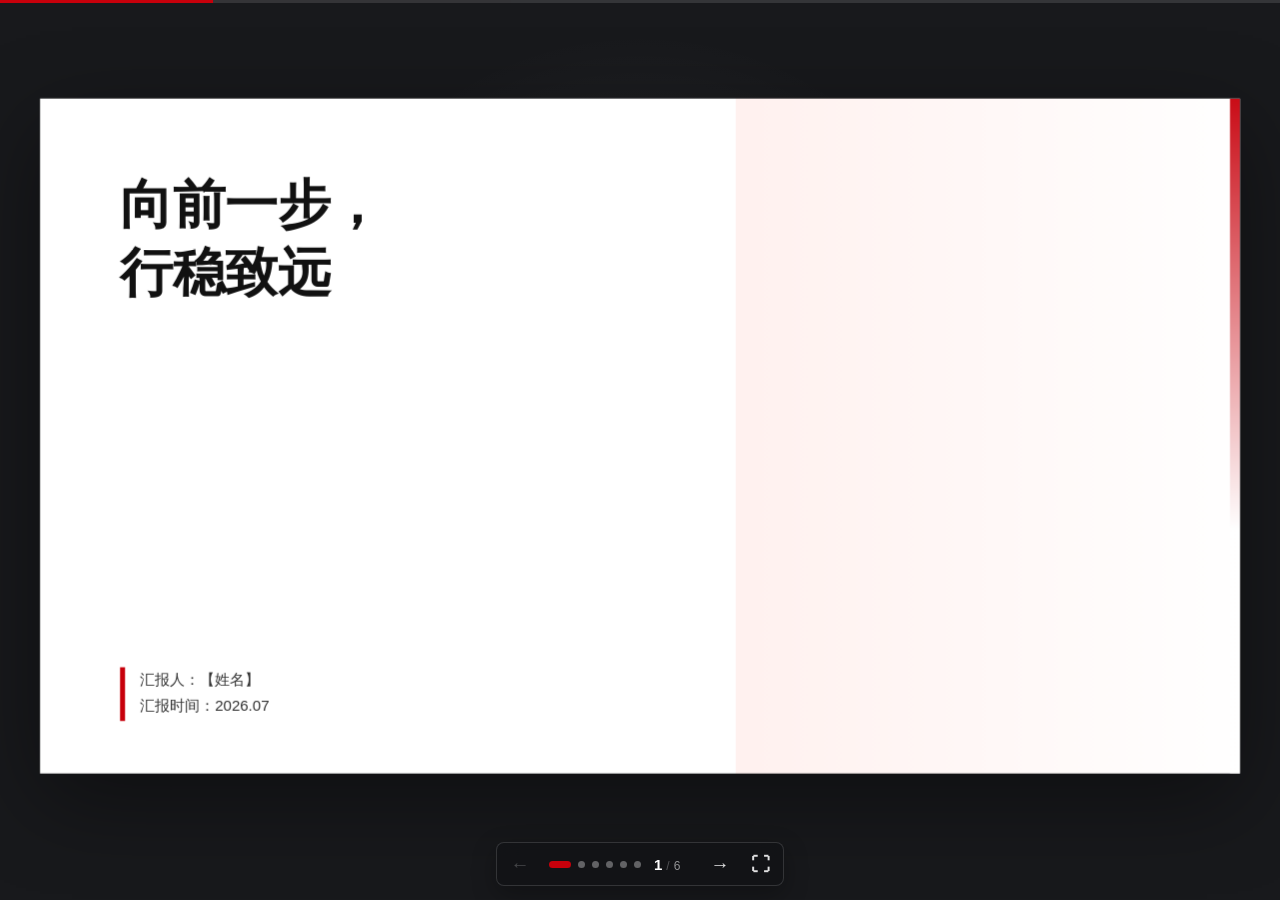
<file: ability-presentation/outputs/ability-demo-interactive-v2.html>
<!doctype html>
<html lang="zh-CN">
<head>
  <meta charset="utf-8" />
  <meta name="viewport" content="width=device-width, initial-scale=1" />
  <title>能力汇报 · 聚焦演示 V2</title>
  <style>
    :root {
      --red: rgb(199, 0, 11);
      --red-bg: rgb(255, 241, 239);
      --red-mid: rgb(241, 180, 182);
      --black: #111111;
      --gray-1: #F2F2F2;
      --gray-2: #D9D9D9;
      --gray-3: #BFBFBF;
      --gray-4: #8C8C8C;
      --blue-bg: rgb(238, 248, 254);
      --blue: rgb(17, 92, 170);
      --green-bg: rgb(244, 250, 240);
      --green: rgb(97, 178, 48);
      --yellow-bg: rgb(255, 244, 203);
      --yellow: rgb(252, 200, 0);
    }

    * { box-sizing: border-box; }

    body {
      margin: 0;
      background: #e6e6e6;
      font-family: "Microsoft YaHei", Arial, sans-serif;
      color: var(--black);
    }

    main {
      padding: 20px;
      display: grid;
      gap: 20px;
      justify-items: center;
    }

    .slide {
      width: 960px;
      height: 540px;
      min-height: 540px;
      background: #fff;
      padding: 28px 40px 24px;
      display: flex;
      flex-direction: column;
      gap: 14px;
      box-shadow: 0 14px 40px rgba(0,0,0,.14);
      position: relative;
      overflow: hidden;
    }

    .slide::after {
      content: "";
      position: absolute;
      right: 0;
      top: 0;
      width: 8px;
      height: 100%;
      background: linear-gradient(180deg, var(--red), #ffffff 64%);
      opacity: .95;
    }

    .header {
      display: flex;
      align-items: flex-end;
      justify-content: space-between;
      border-bottom: 1px solid var(--red);
      padding-bottom: 7px;
      min-height: 30px;
      gap: 16px;
    }

    .title {
      font-size: 16px;
      line-height: 1.3;
      font-weight: 700;
      color: var(--black);
    }

    .chapter-index {
      display: inline-block;
      color: var(--red);
      font-size: 16px;
      line-height: 1.3;
      font-weight: 700;
      white-space: nowrap;
    }

    .chapter-title {
      display: flex;
      align-items: baseline;
      gap: 8px;
      white-space: nowrap;
    }

    .chapter-separator {
      color: var(--red-mid);
      font-size: 16px;
      line-height: 1.3;
      font-weight: 700;
    }

    .chapter-main {
      font-size: 16px;
      line-height: 1.3;
      font-weight: 700;
      color: var(--black);
    }

    .meta {
      display: none;
      font-size: 11px;
      color: var(--gray-4);
      white-space: nowrap;
    }

    .content {
      flex: 1;
      min-height: 0;
      display: flex;
      gap: 16px;
      align-items: stretch;
      justify-content: space-between;
    }

    .content > * { align-self: stretch; }

    .footer {
      display: none;
      border-top: .5px solid var(--gray-2);
      padding-top: 6px;
      display: flex;
      justify-content: space-between;
      color: var(--gray-4);
      font-size: 11px;
      line-height: 1.3;
    }

    .card {
      border: .5px solid var(--gray-2);
      background: #fff;
      height: 100%;
      display: flex;
      flex-direction: column;
      justify-content: space-between;
      min-height: 0;
    }

    .card-head {
      background: var(--red);
      color: #fff;
      font-size: 14px;
      line-height: 1.3;
      padding: 7px 10px;
    }

    .card-body {
      padding: 10px 12px;
      font-size: 12px;
      line-height: 1.5;
      text-align: justify;
      flex: 1;
      display: flex;
      flex-direction: column;
      justify-content: space-between;
      gap: 6px;
      min-height: 0;
    }

    .note {
      color: var(--gray-4);
      font-size: 11px;
      line-height: 1.5;
    }

    .red { color: var(--red); }
    .strong { color: var(--red); font-weight: 700; }

    .cover {
      padding: 0;
      display: grid;
      grid-template-columns: 1.08fr .92fr;
      gap: 0;
    }

    .cover-left {
      padding: 54px 46px 38px;
      display: flex;
      flex-direction: column;
      justify-content: space-between;
    }

    .cover-kicker {
      color: var(--red);
      font-size: 13px;
      line-height: 1.3;
      font-weight: 700;
      margin-bottom: 18px;
    }

    .cover h1 {
      margin: 0;
      font-size: 36px;
      line-height: 1.22;
      letter-spacing: 0;
    }

    .cover-sub {
      margin-top: 20px;
      font-size: 13px;
      line-height: 1.6;
      color: #333;
      text-align: justify;
      max-width: 390px;
    }

    .cover-info {
      font-size: 12px;
      line-height: 1.7;
      color: var(--gray-4);
      border-left: 4px solid var(--red);
      padding-left: 12px;
    }

    .cover-right {
      background: linear-gradient(135deg, var(--red-bg), #fff);
      padding: 54px 42px;
      display: flex;
      align-items: center;
      justify-content: center;
      position: relative;
    }

    .cover-motto {
      width: 100%;
      border-left: 6px solid var(--red);
      padding-left: 22px;
    }

    .cover-motto .large {
      font-size: 30px;
      line-height: 1.55;
      font-weight: 700;
      color: var(--black);
    }

    .cover-motto .small {
      margin-top: 18px;
      font-size: 13px;
      line-height: 1.6;
      color: #333;
      text-align: justify;
    }

    .ladder {
      width: 100%;
      display: grid;
      gap: 12px;
    }

    .step {
      border: .5px solid var(--red-mid);
      background: rgba(255,255,255,.74);
      padding: 13px 14px;
      display: grid;
      grid-template-columns: 48px 1fr;
      gap: 10px;
      align-items: center;
    }

    .step-no {
      color: var(--red);
      font-size: 20px;
      font-weight: 700;
      line-height: 1;
    }

    .step-title {
      font-size: 14px;
      line-height: 1.35;
    }

    .agenda-grid {
      display: grid;
      grid-template-columns: repeat(3, 1fr);
      gap: 16px;
      width: 100%;
      align-items: stretch;
    }

    .agenda-card {
      background: #fff;
      border: .5px solid var(--gray-2);
      height: 100%;
      padding: 14px 12px;
      display: flex;
      flex-direction: column;
      justify-content: space-between;
    }

    .agenda-index {
      color: var(--red);
      font-size: 18px;
      font-weight: 700;
      line-height: 1;
    }

    .agenda-card h3 {
      margin: 18px 0 10px;
      font-size: 15px;
      line-height: 1.35;
    }

    .agenda-card p {
      margin: 0;
      font-size: 12px;
      line-height: 1.5;
      text-align: justify;
      color: #333;
    }

    .left-claim {
      width: 30%;
      background: var(--red-bg);
      border: .5px solid var(--red-mid);
      padding: 16px 14px;
      display: flex;
      flex-direction: column;
      justify-content: space-between;
    }

    .claim-big {
      font-size: 18px;
      line-height: 1.45;
      font-weight: 700;
    }

    .claim-desc {
      font-size: 12px;
      line-height: 1.5;
      color: #333;
      text-align: justify;
    }

    .right-proof {
      flex: 1;
      display: grid;
      grid-template-rows: 1fr auto;
      gap: 12px;
      min-width: 0;
    }

    .proof-grid {
      display: grid;
      grid-template-columns: repeat(3, 1fr);
      gap: 12px;
      align-items: stretch;
    }

    .proof {
      border: .5px solid var(--gray-2);
      background: #fff;
      padding: 10px;
      display: flex;
      flex-direction: column;
      justify-content: space-between;
      min-height: 0;
    }

    .proof h3 {
      margin: 0 0 8px;
      font-size: 14px;
      line-height: 1.3;
      color: var(--red);
    }

    .proof p {
      margin: 0;
      font-size: 12px;
      line-height: 1.45;
      text-align: justify;
    }

    .metrics {
      display: grid;
      grid-template-columns: repeat(3, 1fr);
      gap: 12px;
    }

    .metric {
      background: var(--gray-1);
      border: .5px solid var(--gray-2);
      padding: 12px;
      min-height: 78px;
      display: flex;
      flex-direction: column;
      justify-content: center;
      text-align: center;
    }

    .metric-value {
      font-size: 24px;
      line-height: 1;
      font-weight: 700;
      color: var(--red);
      margin-bottom: 8px;
    }

    .metric-label {
      font-size: 11px;
      line-height: 1.35;
      color: #333;
    }

    .flow {
      flex: 1;
      display: grid;
      grid-template-columns: 1fr 34px 1fr 34px 1fr;
      gap: 10px;
      align-items: stretch;
    }

    .arrow {
      display: flex;
      align-items: center;
      justify-content: center;
      color: var(--red);
      font-size: 18px;
      font-weight: 700;
    }

    .mini-table {
      border: .5px solid var(--gray-2);
      width: 100%;
      border-collapse: collapse;
      font-size: 12px;
      line-height: 1.4;
    }

    .mini-table th {
      background: var(--red);
      color: #fff;
      font-weight: 400;
      padding: 7px 8px;
      text-align: left;
    }

    .mini-table td {
      border-top: .5px solid var(--gray-2);
      padding: 7px 8px;
      vertical-align: top;
      text-align: justify;
    }

    .collab-page {
      display: grid;
      grid-template-rows: auto auto 1fr auto;
      gap: 8px;
      width: 100%;
      min-height: 0;
    }

    .collab-viewpoint {
      padding: 8px 12px;
      border-left: 4px solid var(--red);
      background: #fff;
      font-size: 13px;
      font-weight: 700;
      line-height: 1.4;
    }

    .dependency-map {
      background: var(--gray-1);
      padding: 8px 12px;
      display: grid;
      grid-template-columns: 1fr 1.35fr;
      gap: 12px;
    }

    .dependency-row {
      display: grid;
      grid-template-columns: 62px 1fr;
      gap: 7px;
      align-items: center;
      font-size: 11px;
      line-height: 1.3;
    }

    .dependency-label {
      color: var(--red);
      font-weight: 700;
      text-align: center;
    }

    .dependency-chain {
      display: flex;
      align-items: center;
      justify-content: flex-start;
      gap: 6px;
    }

    .dependency-chain b {
      color: var(--red);
      font-size: 13px;
    }

    .dependency-chain em {
      margin-left: 3px;
      color: #555;
      font-size: 10px;
      font-style: normal;
      white-space: nowrap;
    }

    .platform-scope {
      display: grid;
      grid-template-columns: auto auto auto;
      align-items: center;
      gap: 5px;
      padding: 4px 6px;
      border: 1px solid var(--red);
      background: #fff;
    }

    .platform-scope strong {
      color: var(--red);
      padding-right: 5px;
      border-right: .5px solid var(--gray-2);
    }

    .platform-scope span,
    .dependency-node {
      background: #fff;
      border: .5px solid var(--gray-2);
      padding: 5px 9px;
      text-align: center;
      white-space: nowrap;
    }

    .platform-scope span.active-dependency {
      color: var(--red);
      border-color: var(--red);
      font-weight: 700;
    }

    .dependency-node.gv {
      color: var(--red);
      border-color: var(--red);
      font-weight: 700;
    }

    .dependency-arrow {
      display: grid;
      justify-items: center;
      color: var(--red);
      min-width: 76px;
      font-weight: 700;
      line-height: 1.1;
    }

    .dependency-arrow small {
      color: #555;
      font-size: 9px;
      font-weight: 400;
      white-space: nowrap;
    }

    .dependency-arrow.dashed {
      min-width: 34px;
      color: #777;
    }

    .closure-lanes {
      display: grid;
      grid-template-rows: 1fr 1fr auto;
      gap: 8px;
      min-height: 0;
    }

    .closure-lane {
      display: grid;
      grid-template-columns: 92px 1fr;
      gap: 9px;
      align-items: stretch;
    }

    .lane-title {
      background: #333;
      color: #fff;
      display: flex;
      flex-direction: column;
      justify-content: center;
      padding: 8px 9px;
      font-size: 10px;
      line-height: 1.3;
    }

    .lane-title strong {
      color: #fff;
      font-size: 13px;
      margin-bottom: 3px;
    }

    .closure-lane:first-child .lane-title {
      background: var(--red);
    }

    .lane-flow {
      display: grid;
      grid-template-columns: 1fr 18px 1.5fr 18px 1fr;
      align-items: stretch;
      min-width: 0;
    }

    .lane-step {
      border: .5px solid var(--gray-2);
      background: var(--gray-1);
      padding: 7px 9px;
      display: flex;
      flex-direction: column;
      align-items: center;
      justify-content: center;
      text-align: center;
      font-size: 11px;
      line-height: 1.28;
    }

    .lane-step small {
      display: block;
      margin-bottom: 4px;
      color: var(--gray-4);
      font-size: 10px;
      font-weight: 700;
    }

    .lane-step b {
      font-size: 11.5px;
      line-height: 1.35;
    }

    .lane-step em {
      margin-top: 3px;
      color: #555;
      font-size: 10px;
      font-style: normal;
      line-height: 1.3;
    }

    .lane-step.action {
      background: #fff;
      border-color: var(--red);
      color: var(--red);
      font-weight: 700;
    }

    .lane-step.action small {
      color: var(--red);
    }

    .lane-step.result {
      background: var(--red-bg);
      color: #333;
      font-weight: 700;
    }

    .lane-arrow {
      display: flex;
      align-items: center;
      justify-content: center;
      color: var(--red);
      font-weight: 700;
    }

    .delivery-convergence {
      display: flex;
      align-items: center;
      justify-content: center;
      gap: 12px;
      padding: 6px 10px;
      background: var(--gray-1);
      font-size: 11px;
      line-height: 1.25;
    }

    .delivery-convergence span {
      color: #555;
    }

    .delivery-convergence b {
      color: var(--red);
      font-size: 13px;
    }

    .collab-footer {
      display: flex;
      align-items: center;
      justify-content: center;
      gap: 10px;
      padding: 9px 14px;
      background: var(--red-bg);
      border-left: 4px solid var(--red);
      font-size: 12px;
      line-height: 1.4;
      text-align: center;
    }

    .collab-footer strong {
      color: var(--red);
      font-size: 13px;
    }

    .ai-layout {
      display: grid;
      grid-template-columns: 1fr 1fr 1fr;
      gap: 12px;
      align-items: stretch;
      width: 100%;
    }

    .ai-card {
      border: .5px solid var(--gray-2);
      background: #fff;
      padding: 12px;
      display: flex;
      flex-direction: column;
      justify-content: space-between;
    }

    .ai-card:nth-child(1) { background: var(--blue-bg); }
    .ai-card:nth-child(2) { background: var(--yellow-bg); }
    .ai-card:nth-child(3) { background: var(--green-bg); }

    .ai-label {
      font-size: 11px;
      color: var(--gray-4);
      line-height: 1.3;
      margin-bottom: 8px;
    }

    .ai-card h3 {
      margin: 0 0 12px;
      font-size: 14px;
      line-height: 1.35;
      color: var(--black);
    }

    .ai-card p {
      margin: 0;
      font-size: 12px;
      line-height: 1.5;
      text-align: justify;
    }

    .summary-page {
      display: grid;
      grid-template-rows: repeat(3, 1fr);
      gap: 8px;
      width: 100%;
      height: 100%;
      min-height: 0;
    }

    .summary-columns {
      display: contents;
    }

    .summary-card {
      border: .5px solid var(--gray-2);
      background: #fff;
      display: grid;
      grid-template-columns: 25% 38% 37%;
      min-width: 0;
      min-height: 0;
    }

    .summary-card-head {
      padding: 11px 16px;
      background: var(--red);
      color: #fff;
      display: flex;
      flex-direction: column;
      justify-content: center;
    }

    .summary-card-head span {
      display: block;
      margin-bottom: 5px;
      font-size: 10px;
      line-height: 1.2;
      opacity: .86;
    }

    .summary-card-head h3 {
      margin: 0;
      font-size: 15px;
      line-height: 1.25;
    }

    .summary-card-head p {
      margin: 5px 0 0;
      font-size: 10.5px;
      line-height: 1.3;
      opacity: .92;
    }

    .summary-card-body {
      padding: 9px 15px;
      font-size: 11.5px;
      line-height: 1.45;
      display: flex;
      flex-direction: column;
      justify-content: center;
      gap: 6px;
    }

    .summary-card-body strong {
      color: var(--red);
    }

    .summary-card-body p {
      margin: 0;
    }

    .summary-section-label {
      display: block;
      font-size: 11px;
      line-height: 1.2;
    }

    .summary-shift {
      display: grid;
      grid-template-columns: 1fr auto 1fr;
      align-items: center;
      gap: 6px;
      padding: 7px 9px;
      background: var(--red-bg);
      color: #555;
      font-size: 10.5px;
      line-height: 1.25;
      text-align: center;
    }

    .summary-shift b {
      color: var(--red);
      font-size: 13px;
    }

    .summary-card-next {
      border-left: .5px solid var(--gray-2);
      background: var(--gray-1);
      padding: 9px 15px;
      font-size: 11px;
      line-height: 1.45;
      display: flex;
      flex-direction: column;
      justify-content: center;
    }

    .summary-card-next strong {
      display: block;
      margin-bottom: 4px;
      color: var(--red);
      font-weight: 700;
    }

    .summary-card-next b {
      display: block;
      margin-bottom: 5px;
      color: #333;
      font-size: 12.5px;
    }

    .summary-card-next p {
      margin: 0;
    }

    .summary-gap-tags {
      display: grid;
      grid-template-columns: repeat(2, 1fr);
      gap: 6px;
      margin-top: 5px;
    }

    .summary-gap-tags span {
      padding: 5px;
      border: .5px solid #ccc;
      background: #fff;
      color: #555;
      font-size: 10.5px;
      line-height: 1.2;
      text-align: center;
    }

    .cover-simple {
      padding: 58px 64px 42px;
      display: flex;
      flex-direction: column;
      justify-content: space-between;
      background:
        linear-gradient(90deg, #fff 0%, #fff 58%, var(--red-bg) 58%, #fff 100%);
    }

    .cover-simple h1 {
      margin: 0;
      font-size: 42px;
      line-height: 1.3;
      letter-spacing: 0;
      font-weight: 700;
    }

    .cover-simple .cover-meta {
      border-left: 4px solid var(--red);
      padding-left: 12px;
      font-size: 12px;
      line-height: 1.8;
      color: #333;
    }

    .intro-layout {
      display: grid;
      grid-template-columns: 1fr 1.35fr;
      gap: 16px;
      width: 100%;
      align-items: stretch;
    }

    .intro-profile {
      background: var(--red-bg);
      border: .5px solid var(--red-mid);
      padding: 18px 16px;
      display: flex;
      flex-direction: column;
      justify-content: space-between;
    }

    .intro-profile h2 {
      margin: 0;
      font-size: 22px;
      line-height: 1.35;
    }

    .intro-profile p {
      margin: 0;
      font-size: 12px;
      line-height: 1.6;
      color: #333;
      text-align: justify;
    }

    .intro-table {
      display: grid;
      grid-template-rows: repeat(4, 1fr);
      gap: 10px;
    }

    .intro-row {
      border: .5px solid var(--gray-2);
      padding: 10px 12px;
      display: grid;
      grid-template-columns: 96px 1fr;
      gap: 12px;
      align-items: center;
    }

    .intro-row h3 {
      margin: 0;
      font-size: 14px;
      line-height: 1.3;
      color: var(--red);
    }

    .intro-row p {
      margin: 0;
      font-size: 12px;
      line-height: 1.45;
      text-align: justify;
    }

    .dual-layout {
      display: grid;
      grid-template-columns: 1fr 1fr;
      gap: 16px;
      width: 100%;
      align-items: stretch;
    }

    .dual-card {
      border: .5px solid var(--gray-2);
      display: flex;
      flex-direction: column;
      justify-content: space-between;
      background: #fff;
    }

    .dual-card .dual-head {
      background: var(--red);
      color: #fff;
      padding: 8px 10px;
      font-size: 14px;
      line-height: 1.3;
    }

    .dual-card:nth-child(2) .dual-head {
      background: #333;
    }

    .dual-body {
      padding: 12px;
      display: flex;
      flex-direction: column;
      justify-content: space-between;
      gap: 10px;
      flex: 1;
      font-size: 12px;
      line-height: 1.5;
      text-align: justify;
    }

    .dual-metrics {
      display: grid;
      grid-template-columns: 1fr 1fr;
      gap: 8px;
    }

    .dual-metric {
      background: var(--gray-1);
      border: .5px solid var(--gray-2);
      padding: 9px 8px;
      text-align: center;
    }

    .dual-metric .value {
      color: var(--red);
      font-weight: 700;
      font-size: 20px;
      line-height: 1;
      margin-bottom: 6px;
    }

    .dual-metric .text {
      font-size: 11px;
      line-height: 1.35;
    }

    .growth-layout {
      display: grid;
      grid-template-columns: 170px minmax(0, 1fr);
      gap: 28px;
      width: 100%;
      height: 100%;
      align-items: stretch;
    }

    .photo-box {
      width: 170px;
      height: 190px;
      align-self: start;
      background: var(--gray-1);
      display: flex;
      align-items: center;
      justify-content: center;
      color: var(--gray-4);
      font-size: 12px;
      line-height: 1.5;
      text-align: center;
      padding: 12px;
    }

    .growth-panel {
      padding: 14px 14px;
      height: 100%;
      display: flex;
      flex-direction: column;
      justify-content: space-between;
      gap: 12px;
    }

    .growth-line {
      position: relative;
      height: 306px;
      margin: 0 8px;
    }

    .growth-line svg {
      position: absolute;
      inset: 0;
      width: 100%;
      height: 100%;
      overflow: visible;
    }

    .growth-line svg defs marker path {
      fill: var(--red);
    }

    .growth-line .duration-band {
      fill: none;
      stroke-width: 10;
      stroke-linecap: round;
    }

    .growth-line .duration-band.independent {
      stroke: rgba(199, 0, 11, .28);
    }

    .growth-line .duration-band.collaboration {
      stroke: rgba(51, 51, 51, .24);
    }

    .growth-line .duration-link {
      fill: none;
      stroke: var(--gray-3);
      stroke-width: 1;
      stroke-dasharray: 4 4;
    }

    .point {
      position: absolute;
      transform: translate(-50%, -50%);
      text-align: center;
      width: 104px;
      height: 10px;
    }

    .dot {
      width: 8px;
      height: 8px;
      border-radius: 50%;
      background: var(--red);
      margin: 1px auto 0;
    }

    .point .label {
      position: absolute;
      left: 50%;
      width: 110px;
      transform: translateX(-50%);
      padding: 2px 3px;
    }

    .point.top .label {
      bottom: 24px;
    }

    .point.bottom .label {
      top: 24px;
    }

    .point h3 {
      margin: 0 0 3px;
      font-size: 12px;
      line-height: 1.25;
      color: var(--red);
    }

    .point p {
      margin: 0;
      font-size: 11px;
      line-height: 1.3;
      color: #333;
    }

    .growth-note {
      display: grid;
      grid-template-columns: repeat(3, 1fr);
      gap: 12px;
    }

    .growth-note div {
      background: var(--gray-1);
      padding: 12px 10px;
      font-size: 12px;
      line-height: 1.35;
      text-align: center;
      display: flex;
      flex-direction: column;
      align-items: center;
      justify-content: center;
      min-height: 50px;
    }

    .growth-note strong {
      display: block;
      color: var(--red);
      font-size: 13px;
      line-height: 1.2;
      margin-bottom: 4px;
    }

    .growth-note b {
      display: block;
      color: var(--black);
      font-size: 12px;
      line-height: 1.25;
      margin-bottom: 3px;
    }

    .growth-note span {
      color: #555;
      font-size: 11px;
      line-height: 1.3;
    }

    .ability-timeline {
      height: 100%;
      padding: 10px 8px 2px;
      display: grid;
      grid-template-rows: 42px repeat(3, 1fr);
      gap: 8px;
    }

    .timeline-axis {
      position: relative;
      margin-left: 132px;
      height: 34px;
      color: #555;
      font-size: 11px;
      line-height: 1.2;
    }

    .timeline-axis::before {
      content: "";
      position: absolute;
      left: 0;
      right: 9px;
      top: 18px;
      height: 1px;
      background: var(--gray-3);
    }

    .timeline-axis::after {
      content: "";
      position: absolute;
      right: 0;
      top: 14px;
      border-left: 9px solid var(--red);
      border-top: 5px solid transparent;
      border-bottom: 5px solid transparent;
    }

    .timeline-axis span {
      position: absolute;
      top: 0;
      white-space: nowrap;
    }

    .timeline-axis .axis-start {
      left: 0;
      color: var(--red);
      font-weight: 700;
    }

    .timeline-axis .axis-end {
      right: 0;
      color: var(--red);
      font-weight: 700;
    }

    .ability-lane {
      display: grid;
      grid-template-columns: 120px 1fr;
      gap: 12px;
      align-items: center;
      min-height: 0;
    }

    .ability-lane-meta {
      align-self: start;
      padding-top: 3px;
      text-align: right;
    }

    .ability-lane-meta strong,
    .ability-lane-meta b {
      display: block;
    }

    .ability-lane-meta strong {
      color: var(--red);
      font-size: 12px;
      line-height: 1.25;
      margin-bottom: 4px;
    }

    .ability-lane-meta b {
      color: var(--black);
      font-size: 14px;
      line-height: 1.25;
    }

    .ability-lane-track {
      position: relative;
      height: 72px;
      border-bottom: .5px solid var(--gray-2);
    }

    .ability-lane:last-child .ability-lane-track {
      border-bottom: 0;
    }

    .ability-band {
      position: absolute;
      left: var(--start);
      right: 0;
      top: 8px;
      height: 10px;
      background: var(--band);
      clip-path: polygon(0 0, calc(100% - 10px) 0, 100% 50%, calc(100% - 10px) 100%, 0 100%);
    }

    .ability-band::before,
    .ability-band::after {
      content: none;
    }

    .ability-lane-track p {
      position: absolute;
      left: var(--start);
      top: 29px;
      max-width: calc(100% - var(--start));
      margin: 0;
      color: #444;
      font-size: 11px;
      line-height: 1.35;
      white-space: nowrap;
    }

    .ability-lane.foundation {
      --start: 0%;
      --band: #C8C8C8;
    }

    .ability-lane.independent {
      --start: 32%;
      --band: var(--red);
    }

    .ability-lane.collaboration {
      --start: 58%;
      --band: #333333;
    }

    .case-grid {
      display: grid;
      grid-template-rows: auto 1fr auto;
      gap: 7px;
      width: 100%;
      min-height: 0;
    }

    .case-brief {
      background: var(--gray-1);
      padding: 7px 10px;
      font-size: 11px;
      line-height: 1.35;
      border-left: 4px solid var(--red);
    }

    .case-columns {
      display: grid;
      grid-template-columns: repeat(3, 1fr);
      gap: 10px;
      min-height: 0;
    }

    .case-card {
      border: .5px solid var(--gray-2);
      background: #fff;
      display: grid;
      grid-template-rows: auto auto auto 1fr;
      min-height: 0;
    }

    body.interactive-mode .reveal-item {
      position: relative;
      cursor: pointer;
      transform-origin: center;
      transition: opacity .28s ease, filter .28s ease, transform .32s ease, box-shadow .32s ease, outline-color .28s ease;
    }

    body.interactive-mode .reveal-ready .reveal-item {
      opacity: .5;
      filter: grayscale(1);
      transform: scale(.992);
    }

    body.interactive-mode .reveal-ready .reveal-item:hover {
      opacity: .72;
      filter: grayscale(.35);
      transform: translateY(-1px) scale(.997);
    }

    body.interactive-mode .reveal-ready .reveal-item.is-revealed {
      z-index: 3;
      opacity: 1;
      filter: none;
      outline: 1px solid var(--red);
      outline-offset: -1px;
      box-shadow: 0 10px 26px rgba(0,0,0,.16);
      transform: translateY(-2px) scale(1.004);
    }

    body.interactive-mode .reveal-item:focus-visible {
      outline: 2px solid var(--red);
      outline-offset: 3px;
    }

    .case-card h3 {
      margin: 0;
      padding: 6px 9px;
      font-size: 14px;
      line-height: 1.3;
      color: #fff;
      background: var(--red);
      font-weight: 700;
    }

    .case-card h3 span {
      display: block;
      font-size: 11px;
      line-height: 1.2;
      font-weight: 400;
      opacity: .88;
      margin-bottom: 2px;
    }

    .case-challenge {
      padding: 6px 9px 4px;
      font-size: 11px;
      line-height: 1.4;
      color: #333;
      background: #fff;
    }

    .case-challenge strong,
    .case-actions strong,
    .case-effect strong {
      color: var(--red);
    }

    .case-actions {
      padding: 0 9px 5px;
      font-size: 11px;
      line-height: 1.4;
    }

    .case-actions ul {
      margin: 0;
      padding-left: 14px;
    }

    .case-actions li {
      margin: 1px 0;
    }

    .effect-box {
      margin: 0 9px 5px;
      background: var(--gray-1);
      min-height: 78px;
      padding: 6px;
      display: flex;
      flex-direction: column;
      justify-content: center;
      gap: 6px;
    }

    .model-flow {
      display: grid;
      grid-template-columns: 1fr 18px 1fr;
      align-items: center;
      gap: 5px;
      font-size: 10px;
      line-height: 1.25;
    }

    .flow-stack {
      display: grid;
      gap: 3px;
    }

    .flow-pill {
      background: #fff;
      border-left: 3px solid var(--red);
      padding: 4px 5px;
      white-space: nowrap;
    }

    .flow-arrow {
      color: var(--red);
      font-size: 15px;
      text-align: center;
      font-weight: 700;
    }

    .flow-core {
      background: #fff;
      padding: 8px 6px;
      text-align: center;
      color: var(--red);
      font-weight: 700;
    }

    .consistency-model {
      display: grid;
      gap: 5px;
      font-size: 10px;
      line-height: 1.25;
    }

    .consistency-row {
      display: grid;
      grid-template-columns: 58px 1fr 64px;
      align-items: stretch;
      background: #fff;
      min-height: 28px;
    }

    .consistency-row strong,
    .consistency-row span,
    .consistency-row em {
      display: flex;
      align-items: center;
      justify-content: center;
      padding: 5px 4px;
      text-align: center;
    }

    .consistency-row strong {
      color: var(--red);
    }

    .consistency-row span {
      border-left: .5px solid var(--gray-2);
      border-right: .5px solid var(--gray-2);
    }

    .consistency-row em {
      color: #333;
      font-style: normal;
      font-weight: 700;
    }

    .metric-table {
      display: grid;
      grid-template-columns: 1.05fr .75fr .75fr;
      font-size: 10px;
      line-height: 1.25;
      text-align: center;
      background: #fff;
    }

    .metric-table div {
      padding: 4px 3px;
      border-bottom: .5px solid var(--gray-2);
    }

    .metric-table div:nth-child(3n+1) {
      text-align: left;
    }

    .metric-table .head {
      color: var(--red);
      font-weight: 700;
      background: #fff;
    }

    .metric-table .optimized-value {
      color: var(--red);
      font-weight: 700;
    }

    .metric-note {
      display: inline;
      margin-left: 3px;
      font-size: 9px;
      line-height: 1.2;
      white-space: nowrap;
    }

    .metric-note.stable {
      color: #555;
    }

    .metric-table .summary {
      background: var(--red-bg);
      border-bottom: 0;
      font-weight: 700;
    }

    .case-effect {
      padding: 0 9px 7px;
      font-size: 11px;
      line-height: 1.32;
    }

    .case-footer-line {
      padding: 7px 12px;
      background: var(--red-bg);
      color: #333;
      display: grid;
      grid-template-columns: 102px 1fr;
      align-items: center;
      gap: 12px;
      font-size: 12px;
      line-height: 1.4;
      border-left: 4px solid var(--red);
    }

    .case-footer-line strong {
      color: var(--red);
      font-size: 15px;
      line-height: 1.15;
    }

    .optimization-page {
      display: grid;
      grid-template-rows: 1fr auto;
      gap: 8px;
      width: 100%;
      min-height: 0;
    }

    .optimization-footer {
      display: grid;
      grid-template-columns: 132px 1fr;
      align-items: center;
      gap: 12px;
      padding: 8px 12px;
      border-left: 4px solid var(--red);
      background: var(--red-bg);
      font-size: 12px;
      line-height: 1.35;
    }

    .optimization-footer strong {
      color: var(--red);
      font-size: 13px;
    }

    .chapter-conclusion {
      display: grid;
      grid-template-columns: 220px minmax(0, 1fr);
      align-items: center;
      gap: 14px;
      min-height: 44px;
      padding: 8px 12px;
      border-left: 4px solid var(--red);
      background: var(--red-bg);
      color: #333;
      font-size: 12px;
      line-height: 1.35;
      text-align: left;
    }

    .chapter-conclusion strong {
      color: var(--red);
      font-size: 14px;
      line-height: 1.3;
      font-weight: 700;
      white-space: nowrap;
      text-align: left;
    }

    .chapter-conclusion span {
      display: block;
      color: #333;
      font-size: 12px;
      line-height: 1.35;
      text-align: center;
      transform: translateX(-28px);
    }

    .optimization-columns {
      display: grid;
      grid-template-columns: 1.1fr .9fr;
      gap: 14px;
      min-height: 0;
      height: 100%;
    }

    .optimization-case {
      display: grid;
      grid-template-rows: auto auto minmax(0, 1fr) auto;
      gap: 8px;
      min-width: 0;
      min-height: 0;
      height: 100%;
      padding-right: 2px;
    }

    .optimization-case.outward-case {
      grid-template-rows: auto minmax(0, 1fr) auto;
    }

    .optimization-case + .optimization-case {
      border-left: .5px solid var(--gray-2);
      padding-left: 14px;
      padding-right: 0;
    }

    .optimization-head {
      display: flex;
      align-items: baseline;
      gap: 9px;
    }

    .optimization-head span {
      color: var(--red);
      font-weight: 700;
      font-size: 15px;
      line-height: 1.25;
      white-space: nowrap;
    }

    .optimization-head h3 {
      margin: 0;
      font-size: 15px;
      line-height: 1.25;
    }

    .optimization-logic {
      display: grid;
      grid-template-columns: repeat(3, 1fr);
      gap: 12px;
    }

    .optimization-logic.four-steps {
      grid-template-columns: repeat(4, 1fr);
      gap: 10px;
    }

    .method-stage-track {
      display: grid;
      grid-template-columns: minmax(0, 1fr) auto minmax(0, 1fr) auto minmax(0, 1fr);
      align-items: stretch;
      gap: 5px;
    }

    .method-stage-track > i {
      align-self: center;
      color: var(--red);
      font-size: 11px;
      line-height: 1;
      font-style: normal;
      font-weight: 700;
    }

    .method-stage {
      min-width: 0;
      min-height: 38px;
      padding: 6px 7px;
      display: flex;
      align-items: center;
      gap: 6px;
      border-top: 2px solid var(--gray-3);
      background: var(--gray-1);
    }

    .method-stage b {
      color: var(--gray-4);
      font-size: 11px;
      line-height: 1;
    }

    .method-stage span {
      color: #333;
      font-size: 10px;
      line-height: 1.2;
      font-weight: 700;
      white-space: nowrap;
    }

    .method-stage.stage-reuse {
      border-top-color: var(--red-mid);
      background: var(--red-bg);
    }

    .method-stage.stage-reuse b,
    .method-stage.stage-reuse span {
      color: var(--red);
    }

    .method-stage.stage-public {
      border-top-color: var(--red);
      background: var(--red);
    }

    .method-stage.stage-public b,
    .method-stage.stage-public span {
      color: #fff;
    }

    .logic-step {
      position: relative;
      background: var(--gray-1);
      padding: 6px 8px;
      font-size: 10px;
      line-height: 1.35;
    }

    .logic-step:not(:last-child)::after {
      content: "→";
      position: absolute;
      right: -10px;
      top: 50%;
      transform: translateY(-50%);
      color: var(--red);
      font-weight: 700;
    }

    .logic-step strong {
      display: block;
      color: var(--red);
      margin-bottom: 3px;
    }

    .optimization-visual {
      background: var(--gray-1);
      padding: 7px 8px;
      min-height: 108px;
      display: grid;
      align-content: stretch;
      gap: 6px;
      overflow: hidden;
    }

    .visual-caption {
      color: #555;
      font-size: 10px;
      line-height: 1.2;
    }

    .image-compare {
      display: grid;
      grid-template-columns: 1fr;
      grid-template-rows: repeat(2, minmax(0, 1fr));
      gap: 6px;
      min-height: 0;
    }

    .replaceable-figure {
      margin: 0;
      display: grid;
      grid-template-columns: 58px minmax(0, 1fr);
      align-items: center;
      gap: 6px;
      min-height: 0;
      height: 100%;
    }

    .replaceable-image {
      position: relative;
      grid-column: 2;
      grid-row: 1;
      height: 100%;
      min-height: 0;
      overflow: hidden;
      background: #fff;
      border: .5px solid var(--gray-2);
    }

    .swap-image {
      display: none;
      width: 100%;
      height: 100%;
      object-fit: contain;
      background: #fff;
    }

    .swap-image[src]:not([src=""]) {
      display: block;
    }

    .swap-image[src]:not([src=""]) + .image-placeholder {
      display: none;
    }

    .image-placeholder {
      position: absolute;
      inset: 0;
      display: flex;
      flex-direction: column;
      align-items: center;
      justify-content: center;
      gap: 4px;
      text-align: center;
      color: #777;
      font-size: 9px;
      line-height: 1.25;
    }

    .image-placeholder strong {
      color: var(--red);
      font-size: 11px;
    }

    .replaceable-figure figcaption {
      grid-column: 1;
      grid-row: 1;
      text-align: left;
      color: #333;
      font-size: 10px;
      font-weight: 700;
      line-height: 1.35;
      padding-left: 7px;
      border-left: 3px solid var(--gray-3);
    }

    .replaceable-figure:last-child figcaption {
      color: var(--red);
      border-left-color: var(--red);
    }

    .path-row,
    .skill-row {
      display: grid;
      grid-template-columns: 46px 1fr;
      align-items: center;
      gap: 7px;
      font-size: 10px;
    }

    .state-label {
      color: #555;
      font-weight: 700;
    }

    .path-flow,
    .skill-chain {
      display: flex;
      align-items: center;
      justify-content: center;
      gap: 5px;
    }

    .path-node,
    .skill-node,
    .people-node {
      background: #fff;
      border: .5px solid var(--gray-2);
      padding: 4px 6px;
      text-align: center;
      line-height: 1.2;
    }

    .path-node.noise {
      color: #777;
      border-style: dashed;
    }

    .path-node.core,
    .skill-node.core {
      color: var(--red);
      border-color: var(--red);
      font-weight: 700;
    }

    .path-arrow,
    .skill-arrow {
      color: var(--red);
      font-weight: 700;
    }

    .people-node {
      line-height: 1.35;
      min-width: 52px;
    }

    .skill-feedback {
      text-align: center;
      color: #555;
      font-size: 9px;
      line-height: 1.2;
    }

    .skill-compare {
      display: grid;
      align-content: center;
      gap: 6px;
      height: 100%;
    }

    .skill-compare > .skill-row {
      padding: 5px;
      border: .5px solid var(--gray-2);
      background: #fff;
    }

    .skill-after-group {
      display: grid;
      grid-template-columns: 46px 1fr;
      align-items: stretch;
      gap: 7px;
      background: #fff;
      padding: 5px 5px 5px 0;
      border: .5px solid var(--red-mid);
    }

    .after-label {
      display: flex;
      align-items: center;
      justify-content: center;
      color: var(--red);
      background: var(--red-bg);
      border-left: 3px solid var(--red);
      font-weight: 700;
      font-size: 10px;
    }

    .skill-after-lanes {
      display: grid;
      gap: 6px;
    }

    .skill-lane {
      display: grid;
      grid-template-columns: 30px 1fr;
      align-items: center;
      gap: 4px;
      font-size: 9px;
    }

    .skill-lane > strong {
      color: var(--red);
      text-align: center;
    }

    .skill-node.ai-skill {
      color: #fff;
      background: var(--red);
      border-color: var(--red);
    }

    .skill-rollout {
      display: grid;
      grid-template-columns: 46px minmax(0, 1fr);
      align-items: stretch;
      gap: 7px;
      padding: 5px 5px 5px 0;
      background: #fff;
      border: .5px solid var(--red-mid);
    }

    .rollout-label {
      display: flex;
      align-items: center;
      justify-content: center;
      padding: 0 3px;
      border-left: 3px solid var(--red);
      background: var(--red-bg);
      color: var(--red);
      font-size: 9px;
      line-height: 1.2;
      font-weight: 700;
      text-align: center;
    }

    .stage-detail-label {
      flex-direction: column;
      gap: 2px;
      text-align: center;
    }

    .stage-detail-label b {
      display: block;
      font-size: 8px;
      line-height: 1;
    }

    .stage-detail-label span {
      display: block;
      font-size: 9px;
      line-height: 1.15;
      font-weight: 700;
    }

    .state-label.stage-detail-label {
      display: flex;
      align-items: center;
      justify-content: center;
      padding-left: 3px;
      border-left: 3px solid var(--gray-3);
      background: var(--gray-1);
      color: #555;
    }

    .rollout-label.stage-detail-label {
      background: var(--red);
      color: #fff;
    }

    .rollout-flow {
      display: grid;
      grid-template-columns: minmax(0, 1fr) auto minmax(0, 1fr) auto minmax(0, 1fr) auto minmax(0, 1fr);
      align-items: center;
      gap: 3px;
      min-width: 0;
    }

    .rollout-node {
      min-width: 0;
      padding: 4px 2px;
      border: .5px solid var(--gray-2);
      background: #fff;
      color: #333;
      font-size: 8px;
      line-height: 1.2;
      text-align: center;
    }

    .rollout-flow b {
      color: var(--red);
      font-size: 9px;
      line-height: 1;
    }

    .evolution-visual {
      grid-template-rows: auto minmax(0, 1fr);
    }

    .capability-evolution {
      display: grid;
      align-content: center;
      gap: 8px;
      min-height: 0;
    }

    .evolution-stage {
      position: relative;
      display: grid;
      grid-template-columns: 68px minmax(0, 1fr);
      min-width: 0;
      border: .5px solid var(--gray-2);
      background: #fff;
    }

    .evolution-stage:not(.evolution-public)::after {
      content: "↓";
      position: absolute;
      z-index: 2;
      left: 29px;
      bottom: -11px;
      color: var(--red);
      font-size: 10px;
      line-height: 1;
      font-weight: 700;
    }

    .evolution-label {
      display: flex;
      flex-direction: column;
      align-items: center;
      justify-content: center;
      gap: 3px;
      padding: 6px 5px;
      border-left: 3px solid var(--gray-3);
      background: var(--gray-1);
      text-align: center;
    }

    .evolution-label b {
      color: var(--gray-4);
      font-size: 9px;
      line-height: 1;
    }

    .evolution-label strong {
      color: #444;
      font-size: 10px;
      line-height: 1.15;
    }

    .evolution-reuse .evolution-label {
      border-left-color: var(--red);
      background: var(--red-bg);
    }

    .evolution-reuse .evolution-label b,
    .evolution-reuse .evolution-label strong {
      color: var(--red);
    }

    .evolution-public {
      border-color: var(--red-mid);
    }

    .evolution-public .evolution-label {
      border-left-color: var(--red);
      background: var(--red);
    }

    .evolution-public .evolution-label b,
    .evolution-public .evolution-label strong {
      color: #fff;
    }

    .evolution-body {
      display: grid;
      align-items: center;
      min-width: 0;
      padding: 6px 8px;
    }

    .evolution-flow {
      display: grid;
      align-items: stretch;
      gap: 4px;
      min-width: 0;
    }

    .evolution-flow.three-nodes {
      grid-template-columns: minmax(0, 1fr) auto minmax(0, 1fr) auto minmax(0, 1fr);
    }

    .evolution-flow.four-nodes {
      grid-template-columns: minmax(0, 1fr) auto minmax(0, 1fr) auto minmax(0, 1fr) auto minmax(0, 1fr);
    }

    .evolution-flow span {
      min-width: 0;
      min-height: 28px;
      padding: 5px 3px;
      display: flex;
      align-items: center;
      justify-content: center;
      border: .5px solid var(--gray-2);
      background: #fff;
      color: #333;
      font-size: 9.5px;
      line-height: 1.15;
      text-align: center;
    }

    .evolution-flow i {
      align-self: center;
      color: var(--red);
      font-size: 10px;
      line-height: 1;
      font-style: normal;
      font-weight: 700;
    }

    .evolution-flow span.focus {
      border-color: var(--red);
      color: var(--red);
      font-weight: 700;
    }

    .evolution-flow span.ai,
    .evolution-flow span.public {
      border-color: var(--red);
      background: var(--red);
      color: #fff;
      font-weight: 700;
    }

    .evolution-lanes {
      align-content: center;
      gap: 6px;
    }

    .evolution-lane {
      display: grid;
      grid-template-columns: 28px minmax(0, 1fr);
      align-items: center;
      gap: 5px;
      min-width: 0;
    }

    .evolution-lane > b {
      color: var(--red);
      font-size: 9px;
      line-height: 1;
      text-align: center;
    }

    .evolution-feedback {
      padding-top: 6px;
      border-top: 1px dashed var(--red-mid);
      color: var(--red);
      font-size: 9px;
      line-height: 1.2;
      font-weight: 700;
      text-align: center;
    }

    .skill-after-group + .skill-feedback,
    .skill-rollout + .skill-feedback {
      padding-top: 6px;
      border-top: 1px dashed var(--red-mid);
      color: var(--red);
      font-weight: 700;
    }

    .optimization-result {
      display: grid;
      grid-template-columns: 1fr 1fr;
      gap: 8px;
    }

    .metric-result {
      border-top: 2px solid var(--red);
      padding: 7px 6px 0;
      text-align: center;
      font-size: 10px;
      line-height: 1.25;
    }

    .metric-result strong {
      display: block;
      color: var(--red);
      font-size: 18px;
      line-height: 1;
      margin-bottom: 4px;
    }

    /* Interactive presentation shell */
    body.interactive-mode {
      width: 100vw;
      height: 100vh;
      overflow: hidden;
      background:
        radial-gradient(circle at 50% 42%, rgba(255,255,255,.09), transparent 42%),
        #18191c;
      user-select: none;
    }

    body.interactive-mode main.deck-stage {
      position: fixed;
      inset: 0;
      display: block;
      padding: 0;
      overflow: hidden;
      touch-action: pan-y;
    }

    body.interactive-mode .slide {
      --slide-x: 0px;
      position: absolute;
      left: 50%;
      top: calc(50% - 14px);
      margin: 0;
      opacity: 0;
      pointer-events: none;
      box-shadow: 0 22px 70px rgba(0,0,0,.42);
      transform: translate(calc(-50% + var(--slide-x)), -50%) scale(var(--deck-scale, 1));
      transform-origin: center;
      transition: opacity .34s ease, transform .52s cubic-bezier(.22,.8,.25,1), filter .4s ease;
      will-change: transform, opacity;
    }

    body.interactive-mode .slide.is-before {
      --slide-x: -54px;
      opacity: 0;
      filter: blur(2px);
    }

    body.interactive-mode .slide.is-after {
      --slide-x: 54px;
      opacity: 0;
      filter: blur(2px);
    }

    body.interactive-mode .slide.is-active {
      --slide-x: 0px;
      z-index: 2;
      opacity: 1;
      pointer-events: auto;
      filter: none;
      cursor: pointer;
    }

    body.interactive-mode.is-fullscreen .slide {
      top: 50%;
      box-shadow: none;
    }

    .deck-progress {
      position: fixed;
      z-index: 20;
      top: 0;
      left: 0;
      width: 100%;
      height: 3px;
      background: rgba(255,255,255,.12);
    }

    .deck-progress span {
      display: block;
      width: 0;
      height: 100%;
      background: var(--red);
      transition: width .35s ease;
    }

    .deck-controls {
      position: fixed;
      z-index: 30;
      left: 50%;
      bottom: 14px;
      display: flex;
      align-items: center;
      gap: 8px;
      min-height: 42px;
      padding: 5px 7px;
      border: 1px solid rgba(255,255,255,.14);
      border-radius: 8px;
      background: rgba(18,19,22,.82);
      box-shadow: 0 8px 24px rgba(0,0,0,.28);
      backdrop-filter: blur(12px);
      transform: translateX(-50%);
      transition: opacity .2s ease, visibility .2s ease;
    }

    body.interactive-mode.is-fullscreen .deck-controls {
      opacity: 0;
      visibility: hidden;
      pointer-events: none;
    }

    .deck-btn {
      width: 32px;
      height: 32px;
      border: 0;
      border-radius: 50%;
      background: transparent;
      color: rgba(255,255,255,.88);
      font: 600 19px/1 Arial, sans-serif;
      cursor: pointer;
      transition: color .2s ease, background .2s ease, transform .2s ease;
    }

    .deck-btn:hover {
      color: #fff;
      background: rgba(255,255,255,.12);
      transform: translateY(-1px);
    }

    .deck-btn:focus-visible,
    .deck-dot:focus-visible {
      outline: 2px solid rgba(240,61,61,.9);
      outline-offset: 2px;
    }

    .deck-btn:disabled {
      opacity: .25;
      cursor: default;
      transform: none;
    }

    .deck-dots {
      display: flex;
      align-items: center;
      gap: 7px;
      padding: 0 5px;
    }

    .deck-dot {
      width: 7px;
      height: 7px;
      padding: 0;
      border: 0;
      border-radius: 50%;
      background: rgba(255,255,255,.34);
      cursor: pointer;
      transition: width .25s ease, border-radius .25s ease, background .25s ease;
    }

    .deck-dot.is-active {
      width: 22px;
      border-radius: 4px;
      background: var(--red);
    }

    .deck-counter {
      display: flex;
      align-items: baseline;
      gap: 4px;
      min-width: 42px;
      color: rgba(255,255,255,.55);
      font: 12px/1 Arial, sans-serif;
      font-variant-numeric: tabular-nums;
    }

    .deck-counter b {
      color: #fff;
      font-size: 15px;
    }

    .deck-counter i { font-style: normal; opacity: .5; }

    body.interactive-mode .slide.is-active > .header,
    body.interactive-mode .slide.is-active > .content,
    body.interactive-mode .slide.is-active > .summary-footer,
    body.interactive-mode .slide.is-active > .page-insight,
    body.interactive-mode .slide.is-active > h1,
    body.interactive-mode .slide.is-active > .cover-meta {
      animation: deckRise .56s both cubic-bezier(.2,.75,.25,1);
    }

    body.interactive-mode .slide.is-active > .content,
    body.interactive-mode .slide.is-active > .cover-meta { animation-delay: .08s; }

    @keyframes deckRise {
      from { opacity: 0; transform: translateY(10px); }
      to { opacity: 1; transform: translateY(0); }
    }

    @media (max-width: 620px) {
      .deck-controls { bottom: 10px; gap: 4px; }
      .deck-counter { display: none; }
      .deck-btn { width: 30px; height: 30px; }
    }

    @media (prefers-reduced-motion: reduce) {
      body.interactive-mode .slide,
      .deck-progress span,
      .deck-dot,
      .deck-btn { transition: none; }

      body.interactive-mode .slide.is-active > * { animation: none !important; }
    }

  </style>
</head>
<body>
<main>
  <section class="slide cover-simple">
    <h1>向前一步，<br>行稳致远</h1>
    <div class="cover-meta">汇报人：【姓名】<br>汇报时间：2026.07</div>
  </section>

  <section class="slide">
    <div class="header">
      <div class="title">个人简介：稳扎稳打，在挑战中快速成长</div>
    </div>
    <div class="content">
      <div class="growth-layout">
        <div class="photo-box">个人照片<br>预留区域</div>
        <div class="ability-timeline">
          <div class="timeline-axis">
            <span class="axis-start">入职</span>
            <span class="axis-end">当前</span>
          </div>
          <div class="ability-lane foundation">
            <div class="ability-lane-meta"><strong>初试羽翼</strong><b>设计先行</b></div>
            <div class="ability-lane-track">
              <div class="ability-band"></div>
              <p>把关键问题解决在开发前</p>
            </div>
          </div>
          <div class="ability-lane independent">
            <div class="ability-lane-meta"><strong>独当一面</strong><b>精进不止</b></div>
            <div class="ability-lane-track">
              <div class="ability-band"></div>
              <p>向下解决根因，向外沉淀方法</p>
            </div>
          </div>
          <div class="ability-lane collaboration">
            <div class="ability-lane-meta"><strong>团队协同</strong><b>协同破局</b></div>
            <div class="ability-lane-track">
              <div class="ability-band"></div>
              <p>向外求证，向内解耦</p>
            </div>
          </div>
        </div>
      </div>
    </div>
  </section>

  <section class="slide">
    <div class="header">
      <div class="title chapter-title">
        <span class="chapter-index">01 初试羽翼</span>
        <span class="chapter-separator">｜</span>
        <span class="chapter-main">设计先行：把关键问题解决在开发前，支撑高质量交付</span>
      </div>
    </div>
    <div class="content">
      <div class="case-grid">
        <div class="case-brief">
          面向数据湖与 AI 场景，建设统一的元数据管理架构，并提供语义检索能力。方案需兼容现有 DTE 模型、传统 JDBC 接入和 Iceberg 生态接口，贯通 DTE、DME、LCS 三个系统，并满足亿级元数据秒级查询要求。
        </div>
        <div class="case-columns">
          <div class="case-card">
            <h3><span>01</span>统一架构与职责边界</h3>
            <div class="case-challenge"><strong>挑战：</strong>三种生态模型差异明显，三个系统职责相互关联，容易形成多套模型、重复适配和数据归属模糊。</div>
            <div class="case-actions">
              <strong>我的做法</strong>
              <ul>
                <li>抽象核心对象，建立三类生态与统一模型的映射规则</li>
                <li>借助 AI 推演新增生态、模型升级与存量兼容，补齐职责边界</li>
              </ul>
            </div>
            <div class="effect-box">
              <div class="model-flow">
                <div class="flow-stack">
                  <div class="flow-pill">DTE 独立模型</div>
                  <div class="flow-pill">JDBC 独立模型</div>
                  <div class="flow-pill">Iceberg 独立模型</div>
                </div>
                <div class="flow-arrow">→</div>
                <div class="flow-core">统一核心模型<br>DTE / DME / LCS</div>
              </div>
            </div>
            <div class="case-effect"><strong>效果：</strong>三套模型收敛为一套核心模型；新增生态由改造核心链路转变为增加适配层。</div>
          </div>

          <div class="case-card">
            <h3><span>02</span>跨系统数据一致性</h3>
            <div class="case-challenge"><strong>挑战：</strong>跨系统链路可能出现写入失败、状态异常和数据差异；亿级数据无法依赖高成本的常态化全量对账。</div>
            <div class="case-actions">
              <strong>我的做法</strong>
              <ul>
                <li>明确元数据事实来源和责任系统，守住各自一致性边界</li>
                <li>借助 AI 枚举失败、超时和极端异常，补齐阻断与恢复路径</li>
              </ul>
            </div>
            <div class="effect-box">
              <div class="consistency-model">
                <div class="consistency-row"><strong>正常运行</strong><span>系统内数据与状态自洽</span><em>边界清晰</em></div>
                <div class="consistency-row"><strong>链路异常</strong><span>失败、超时立即反馈</span><em>阻断扩散</em></div>
                <div class="consistency-row"><strong>极端异常</strong><span>事实源定向修复</span><em>校验恢复</em></div>
              </div>
            </div>
            <div class="case-effect"><strong>效果：</strong>数据归属清晰，异常能够及时阻断，并依据事实源完成定向修复。</div>
          </div>

          <div class="case-card">
            <h3><span>03</span>亿级元数据查询性能</h3>
            <div class="case-challenge"><strong>挑战：</strong>亿级数据同时承载精确、全文和语义检索，容易出现 Mapping 膨胀、查询范围过大和响应波动。</div>
            <div class="case-actions">
              <strong>我的做法</strong>
              <ul>
                <li>按查询与更新粒度拆分 Index，以显式 Mapping 控制字段增长</li>
                <li>人工设计业务场景，借助 AI 生成测试数据与脚本</li>
              </ul>
            </div>
            <div class="effect-box">
              <div class="metric-table">
                <div class="head">指标</div><div class="head">优化前</div><div class="head">优化后</div>
                <div>精确查询</div><div>≤ 5 ms</div><div class="optimized-value">≤ 5 ms<span class="metric-note stable">保持稳定</span></div>
                <div>文本检索</div><div>59.51 ms</div><div class="optimized-value">21.77 ms<span class="metric-note">耗时降低 63%</span></div>
                <div>全文检索</div><div>332.75 ms</div><div class="optimized-value">78.00 ms<span class="metric-note">耗时降低 77%</span></div>
              </div>
            </div>
            <div class="case-effect"><strong>效果：</strong>精确查询保持稳定，文本与全文检索耗时分别降低 63% 和 77%。</div>
          </div>
        </div>
        <div class="case-footer-line chapter-conclusion">
          <strong>高质即高量</strong>
          <span>越早把边界想清、把风险验证清、把异常兜底想清，开发过程越聚焦，交付结果越稳定。</span>
        </div>
      </div>
    </div>
  </section>

  <section class="slide">
    <div class="header">
      <div class="title chapter-title">
        <span class="chapter-index">02 独当一面</span>
        <span class="chapter-separator">｜</span>
        <span class="chapter-main">精进不止：向下解决根因，向外沉淀方法</span>
      </div>
    </div>
    <div class="content">
      <div class="optimization-page">
        <div class="optimization-columns">
          <div class="optimization-case">
            <div class="optimization-head"><span>技术向深</span><h3>从查询瓶颈反推图结构设计</h3></div>
            <div class="optimization-logic four-steps">
              <div class="logic-step"><strong>业务表现</strong>复杂关联查询时延未达预期</div>
              <div class="logic-step"><strong>性能瓶颈</strong>多跳遍历引发路径空间扩张</div>
              <div class="logic-step"><strong>核心矛盾</strong>通用扩展能力与高频查询效率之间存在权衡</div>
              <div class="logic-step"><strong>演进方向</strong>面向核心查询路径，优化图模型及数据组织方式</div>
            </div>
            <div class="optimization-visual">
              <div class="visual-caption">完整结构对比：聚焦主查询路径变化</div>
              <div class="image-compare">
                <figure class="replaceable-figure">
                  <div class="replaceable-image">
                    <img class="swap-image" src="../graph-before.svg" alt="优化前图结构与查询路径" onerror="this.removeAttribute('src')">
                    <div class="image-placeholder"><strong>优化前图片</strong><span>原图结构 / 查询路径</span></div>
                  </div>
                  <figcaption>优化前｜多跳关系</figcaption>
                </figure>
                <figure class="replaceable-figure">
                  <div class="replaceable-image">
                    <img class="swap-image" src="../graph-after.svg" alt="优化后图结构与查询路径" onerror="this.removeAttribute('src')">
                    <div class="image-placeholder"><strong>优化后图片</strong><span>重构后结构 / 查询路径</span></div>
                  </div>
                  <figcaption>优化后｜核心链路</figcaption>
                </figure>
              </div>
            </div>
            <div class="optimization-result">
              <div class="metric-result"><strong>50%</strong>复杂查询跳数减少</div>
              <div class="metric-result"><strong>100%</strong>查询速度提升</div>
            </div>
          </div>

          <div class="optimization-case outward-case">
            <div class="optimization-head"><span>方法向外</span><h3>从个人响应到跨团队共建</h3></div>
            <div class="optimization-visual evolution-visual">
              <div class="visual-caption">定位能力演进路径</div>
              <div class="capability-evolution">
                <div class="evolution-stage evolution-manual">
                  <div class="evolution-label"><b>01</b><strong>人工响应</strong></div>
                  <div class="evolution-body">
                    <div class="evolution-flow three-nodes">
                      <span>所有问题</span><i>→</i><span class="focus">接口人</span><i>→</i><span>逐一答疑</span>
                    </div>
                  </div>
                </div>
                <div class="evolution-stage evolution-reuse">
                  <div class="evolution-label"><b>02</b><strong>组内复用</strong></div>
                  <div class="evolution-body evolution-lanes">
                    <div class="evolution-lane">
                      <b>常见</b>
                      <div class="evolution-flow three-nodes">
                        <span>成员</span><i>→</i><span class="ai">AI 定位 Skill</span><i>→</i><span>标准排查</span>
                      </div>
                    </div>
                    <div class="evolution-lane">
                      <b>疑难</b>
                      <div class="evolution-flow three-nodes">
                        <span>问题升级</span><i>→</i><span class="focus">接口人判断</span><i>→</i><span>结论回写</span>
                      </div>
                    </div>
                  </div>
                </div>
                <div class="evolution-stage evolution-public">
                  <div class="evolution-label"><b>03</b><strong>跨团队共建</strong></div>
                  <div class="evolution-body">
                    <div class="evolution-flow four-nodes">
                      <span>共性问题</span><i>→</i><span>北斗 MCP<br>统一流程</span><i>→</i><span class="public">公共能力</span><i>→</i><span>团队试点</span>
                    </div>
                  </div>
                </div>
                <div class="evolution-feedback">试点反馈回流，持续完善公共能力与统一定位流程</div>
              </div>
            </div>
            <div class="optimization-result">
              <div class="metric-result"><strong>3 类</strong>常见定位问题覆盖</div>
              <div class="metric-result"><strong>30 → 10 分钟</strong>平均定位时间</div>
            </div>
          </div>
        </div>
        <div class="optimization-footer chapter-conclusion">
          <strong>优化即复利</strong>
          <span>越能从表象追到根因、把经验沉淀为方法，后续解决同类问题的重复投入越少，一次实践产生的价值越持久。</span>
        </div>
      </div>
    </div>
  </section>

  <section class="slide">
    <div class="header">
      <div class="title chapter-title">
        <span class="chapter-index">03 团队协同</span>
        <span class="chapter-separator">｜</span>
        <span class="chapter-main">协同破局：向外求证，向内解耦</span>
      </div>
    </div>
    <div class="content">
      <div class="collab-page">
        <div class="collab-viewpoint">
          复杂协作的难点，不只是参与方多，而是关键事实拿不到、上游方案等不起。
        </div>

        <div class="dependency-map">
          <div class="dependency-row">
            <div class="dependency-label">技术依赖</div>
            <div class="dependency-chain">
              <div class="dependency-node">平台</div><b>→</b>
              <div class="dependency-node gv">底层 GV</div>
              <em>能力直接依赖</em>
            </div>
          </div>
          <div class="dependency-row">
            <div class="dependency-label">协调链路</div>
            <div class="dependency-chain">
              <div class="dependency-node">平台</div><b>→</b>
              <div class="dependency-node">产品</div><b>→</b>
              <div class="dependency-node">昊天</div><b>→</b>
              <div class="dependency-node gv">底层 GV</div>
              <em>无法直接对接</em>
            </div>
          </div>
        </div>

        <div class="closure-lanes">
          <div class="closure-lane">
            <div class="lane-title"><strong>向外求证</strong><span>性能规格风险</span></div>
            <div class="lane-flow">
              <div class="lane-step">
                <small>风险识别</small>
                <b>业界打榜数据 ≠ 真实业务负载</b>
                <em>GV 630TR5 的现有报告不足以支撑规格判断</em>
              </div>
              <div class="lane-arrow">→</div>
              <div class="lane-step action">
                <small>我的动作</small>
                <b>构造真实业务数据，推动产品经昊天协调 GV 环境完成实测</b>
              </div>
              <div class="lane-arrow">→</div>
              <div class="lane-step result">
                <small>推进结果</small>
                <b>以实测校准需求规格</b>
                <em>确认 GaussVector 无法满足原诉求，提前识别 <span class="red">3 项性能问题、2 项功能缺口</span>，推动产品调整原始规格</em>
              </div>
            </div>
          </div>

          <div class="closure-lane">
            <div class="lane-title"><strong>向内解耦</strong><span>业务场景风险</span></div>
            <div class="lane-flow">
              <div class="lane-step">
                <small>风险识别</small>
                <b>鉴权分域场景未定，方案持续变化</b>
                <em>后续 <span class="red">10+ 接口</span> 面临整体等待</em>
              </div>
              <div class="lane-arrow">→</div>
              <div class="lane-step action">
                <small>我的动作</small>
                <b>一边推动产品明确方案，一边 Mock 未明确环节并行开发</b>
              </div>
              <div class="lane-arrow">→</div>
              <div class="lane-step result">
                <small>推进结果</small>
                <b>解除对上游方案的同步等待</b>
                <em><span class="red">10+ 接口</span> 持续开发</em>
              </div>
            </div>
          </div>

          <div class="delivery-convergence">
            <span>规格有依据</span><b>+</b><span>开发不停步</span><b>→</b><b>需求如期完整转测</b>
          </div>
        </div>

        <div class="collab-footer chapter-conclusion">
          <strong>协同不是同步，而是创造推进条件</strong>
          <span>用实测收敛判断，用解耦创造并行，让复杂协作从等待转向推进。</span>
        </div>
      </div>
    </div>
  </section>

  <section class="slide">
    <div class="header">
      <div class="title">且行且思：在实践中积累，在反思中前行</div>
    </div>
    <div class="content">
      <div class="summary-page">
        <div class="summary-columns">
          <div class="summary-card">
            <div class="summary-card-head">
              <span>01 · 初试羽翼</span>
              <h3>高质量交付</h3>
              <p>把关键问题解决在开发前</p>
            </div>
            <div class="summary-card-body">
              <strong class="summary-section-label">已有积累</strong>
              <div class="summary-shift"><span>需求执行</span><b>→</b><span>设计判断</span></div>
              <p>开始把架构边界、异常场景和验证路径前置，并借助 AI 补充设计遗漏。</p>
            </div>
            <div class="summary-card-next">
              <strong>下一步精进</strong>
              <b>跨域视野与方案取舍</b>
              <p>持续扩展跨域知识，提升复杂方案的比较与取舍能力。</p>
              <div class="summary-gap-tags"><span>知识广度</span><span>方案取舍</span></div>
            </div>
          </div>

          <div class="summary-card">
            <div class="summary-card-head">
              <span>02 · 独当一面</span>
              <h3>优化与沉淀</h3>
              <p>从解决一个问题到减少一类问题</p>
            </div>
            <div class="summary-card-body">
              <strong class="summary-section-label">已有积累</strong>
              <div class="summary-shift"><span>单点解决</span><b>→</b><span>根因优化</span></div>
              <p>能够从性能表象追到结构根因，并将重复定位经验抽象为 AI Skill。</p>
            </div>
            <div class="summary-card-next">
              <strong>下一步精进</strong>
              <b>方法抽象与经验传递</b>
              <p>提升方法抽象的通用性，让经验更易理解、更易复用。</p>
              <div class="summary-gap-tags"><span>方法抽象</span><span>经验传递</span></div>
            </div>
          </div>

          <div class="summary-card">
            <div class="summary-card-head">
              <span>03 · 团队协同</span>
              <h3>协同推进</h3>
              <p>向外求证，向内解耦</p>
            </div>
            <div class="summary-card-body">
              <strong class="summary-section-label">已有积累</strong>
              <div class="summary-shift"><span>个人任务</span><b>→</b><span>协同闭环</span></div>
              <p>能够识别跨组依赖中的关键风险，用实测和 Mock 建立可验证、可并行的推进路径。</p>
            </div>
            <div class="summary-card-next">
              <strong>下一步精进</strong>
              <b>全局规划与节奏掌控</b>
              <p>强化跨方节奏预判与共识建立，将风险进一步前置。</p>
              <div class="summary-gap-tags"><span>节奏预判</span><span>共识构建</span></div>
            </div>
          </div>
        </div>
      </div>
    </div>
  </section>
</main>
<div class="deck-progress" aria-hidden="true"><span></span></div>
<nav class="deck-controls" aria-label="幻灯片控制">
  <button class="deck-btn" type="button" data-action="prev" aria-label="上一页" title="上一页">←</button>
  <div class="deck-dots" aria-label="页面导航"></div>
  <span class="deck-counter" aria-live="polite"><b>1</b><i>/</i><span>6</span></span>
  <button class="deck-btn" type="button" data-action="next" aria-label="下一页" title="下一页">→</button>
  <button class="deck-btn" type="button" data-action="fullscreen" aria-label="切换全屏" title="切换全屏">⛶</button>
</nav>
<script>
  (() => {
    const body = document.body;
    const stage = document.querySelector('main');
    const slides = [...document.querySelectorAll('.slide')];
    const dots = document.querySelector('.deck-dots');
    const progress = document.querySelector('.deck-progress span');
    const currentLabel = document.querySelector('.deck-counter b');
    const totalLabel = document.querySelector('.deck-counter span');
    const prevButton = document.querySelector('[data-action="prev"]');
    const nextButton = document.querySelector('[data-action="next"]');
    const fullscreenButton = document.querySelector('[data-action="fullscreen"]');
    let current = 0;
    let pointerStartX = null;
    let pointerStartY = null;
    let suppressSlideClick = false;

    body.classList.add('interactive-mode');
    stage.classList.add('deck-stage');
    totalLabel.textContent = slides.length;

    const slideTitle = (slide, index) => {
      const title = slide.querySelector('.title, h1');
      return title ? title.textContent.replace(/\s+/g, ' ').trim() : `第 ${index + 1} 页`;
    };

    const revealDefinitions = [
      { slideIndex: 2, groupSelector: '.case-columns', itemSelector: '.case-card' },
      { slideIndex: 3, groupSelector: '.optimization-columns', itemSelector: '.optimization-case' },
      { slideIndex: 4, groupSelector: '.closure-lanes', itemSelector: '.closure-lane, .delivery-convergence' },
      { slideIndex: 5, groupSelector: '.summary-columns', itemSelector: '.summary-card' }
    ];
    const revealGroups = new Map();

    const setRevealFocus = (slideIndex, index) => {
      const reveal = revealGroups.get(slideIndex);
      if (!reveal) return;
      reveal.focusedIndex = index >= 0 && index < reveal.items.length ? index : -1;
      reveal.items.forEach((item, itemIndex) => {
        const active = itemIndex === reveal.focusedIndex;
        item.classList.toggle('is-revealed', active);
        item.setAttribute('aria-pressed', active ? 'true' : 'false');
      });
    };

    revealDefinitions.forEach(({ slideIndex, groupSelector, itemSelector }) => {
      const group = slides[slideIndex]?.querySelector(groupSelector);
      const items = group ? [...group.querySelectorAll(itemSelector)] : [];
      if (!group || !items.length) return;

      group.classList.add('reveal-ready');
      revealGroups.set(slideIndex, { group, items, focusedIndex: -1 });
      items.forEach((item, index) => {
        const titleNode = item.querySelector('h3, .lane-title strong, .summary-card-head h3, strong');
        const title = titleNode?.textContent.replace(/\s+/g, ' ').trim() || `主题 ${index + 1}`;
        item.classList.add('reveal-item');
        item.tabIndex = 0;
        item.setAttribute('role', 'button');
        item.setAttribute('aria-label', `聚焦讲述：${title}`);
        item.setAttribute('aria-pressed', 'false');
        item.addEventListener('click', (event) => {
          event.stopPropagation();
          const reveal = revealGroups.get(slideIndex);
          setRevealFocus(slideIndex, reveal.focusedIndex === index ? -1 : index);
        });
        item.addEventListener('keydown', (event) => {
          if (event.key !== 'Enter') return;
          event.preventDefault();
          event.stopPropagation();
          const reveal = revealGroups.get(slideIndex);
          setRevealFocus(slideIndex, reveal.focusedIndex === index ? -1 : index);
        });
      });
    });

    slides.forEach((slide, index) => {
      slide.setAttribute('role', 'group');
      slide.setAttribute('aria-roledescription', '幻灯片');
      slide.setAttribute('aria-label', `${index + 1} / ${slides.length}：${slideTitle(slide, index)}`);

      const dot = document.createElement('button');
      dot.type = 'button';
      dot.className = 'deck-dot';
      dot.setAttribute('aria-label', `跳转到第 ${index + 1} 页`);
      dot.title = slideTitle(slide, index);
      dot.addEventListener('click', () => goTo(index));
      dots.appendChild(dot);

      slide.addEventListener('click', (event) => {
        if (suppressSlideClick || event.target.closest('a, button, input, textarea, select')) return;
        goTo(current + 1);
      });
    });

    const fitDeck = () => {
      const fullscreen = Boolean(document.fullscreenElement);
      const horizontalRoom = Math.max(280, window.innerWidth - (fullscreen ? 0 : 32));
      const verticalRoom = Math.max(180, window.innerHeight - (fullscreen ? 0 : 92));
      const scale = Math.min(
        horizontalRoom / 960,
        verticalRoom / 540,
        fullscreen ? Number.POSITIVE_INFINITY : 1.25
      );
      body.classList.toggle('is-fullscreen', fullscreen);
      body.style.setProperty('--deck-scale', scale.toFixed(4));
    };

    const goTo = (index) => {
      current = Math.max(0, Math.min(slides.length - 1, index));
      revealGroups.forEach((_, slideIndex) => {
        if (slideIndex !== current) setRevealFocus(slideIndex, -1);
      });
      slides.forEach((slide, slideIndex) => {
        slide.classList.toggle('is-before', slideIndex < current);
        slide.classList.toggle('is-active', slideIndex === current);
        slide.classList.toggle('is-after', slideIndex > current);
        slide.setAttribute('aria-hidden', slideIndex === current ? 'false' : 'true');
      });

      [...dots.children].forEach((dot, dotIndex) => {
        const active = dotIndex === current;
        dot.classList.toggle('is-active', active);
        dot.setAttribute('aria-current', active ? 'page' : 'false');
      });

      currentLabel.textContent = current + 1;
      progress.style.width = `${((current + 1) / slides.length) * 100}%`;
      prevButton.disabled = current === 0;
      nextButton.disabled = current === slides.length - 1;
      history.replaceState(null, '', `#slide-${current + 1}`);
    };

    const toggleFullscreen = async () => {
      try {
        if (!document.fullscreenElement) {
          await document.documentElement.requestFullscreen();
        } else {
          await document.exitFullscreen();
        }
      } catch (_) {
        // Some file:// browser contexts disable the Fullscreen API.
      }
    };

    prevButton.addEventListener('click', () => goTo(current - 1));
    nextButton.addEventListener('click', () => goTo(current + 1));
    fullscreenButton.addEventListener('click', toggleFullscreen);

    window.addEventListener('keydown', (event) => {
      const reveal = revealGroups.get(current);
      if (reveal && /^[1-9]$/.test(event.key) && Number(event.key) <= reveal.items.length) {
        event.preventDefault();
        setRevealFocus(current, Number(event.key) - 1);
      } else if (reveal && ['0', 'Escape'].includes(event.key) && reveal.focusedIndex >= 0) {
        event.preventDefault();
        setRevealFocus(current, -1);
      } else if (reveal && ['ArrowRight', 'PageDown', ' '].includes(event.key)) {
        event.preventDefault();
        if (reveal.focusedIndex < reveal.items.length - 1) {
          setRevealFocus(current, reveal.focusedIndex + 1);
        } else {
          goTo(current + 1);
        }
      } else if (reveal && ['ArrowLeft', 'PageUp'].includes(event.key)) {
        event.preventDefault();
        if (reveal.focusedIndex >= 0) {
          setRevealFocus(current, reveal.focusedIndex - 1);
        } else {
          goTo(current - 1);
        }
      } else if (['ArrowRight', 'PageDown', ' '].includes(event.key)) {
        event.preventDefault();
        goTo(current + 1);
      } else if (['ArrowLeft', 'PageUp'].includes(event.key)) {
        event.preventDefault();
        goTo(current - 1);
      } else if (event.key === 'Home') {
        goTo(0);
      } else if (event.key === 'End') {
        goTo(slides.length - 1);
      } else if (event.key.toLowerCase() === 'f') {
        toggleFullscreen();
      }
    });

    stage.addEventListener('pointerdown', (event) => {
      pointerStartX = event.clientX;
      pointerStartY = event.clientY;
    });

    stage.addEventListener('pointerup', (event) => {
      if (pointerStartX === null || pointerStartY === null) return;
      const deltaX = event.clientX - pointerStartX;
      const deltaY = event.clientY - pointerStartY;
      if (Math.abs(deltaX) > 54 && Math.abs(deltaX) > Math.abs(deltaY) * 1.2) {
        suppressSlideClick = true;
        goTo(current + (deltaX < 0 ? 1 : -1));
        window.setTimeout(() => { suppressSlideClick = false; }, 250);
      }
      pointerStartX = null;
      pointerStartY = null;
    });

    window.addEventListener('resize', fitDeck);
    document.addEventListener('fullscreenchange', fitDeck);
    window.addEventListener('hashchange', () => {
      const match = location.hash.match(/slide-(\d+)/);
      if (match) goTo(Number(match[1]) - 1);
    });

    const hashMatch = location.hash.match(/slide-(\d+)/);
    fitDeck();
    goTo(hashMatch ? Number(hashMatch[1]) - 1 : 0);
  })();
</script>
</body>
</html>
</file>
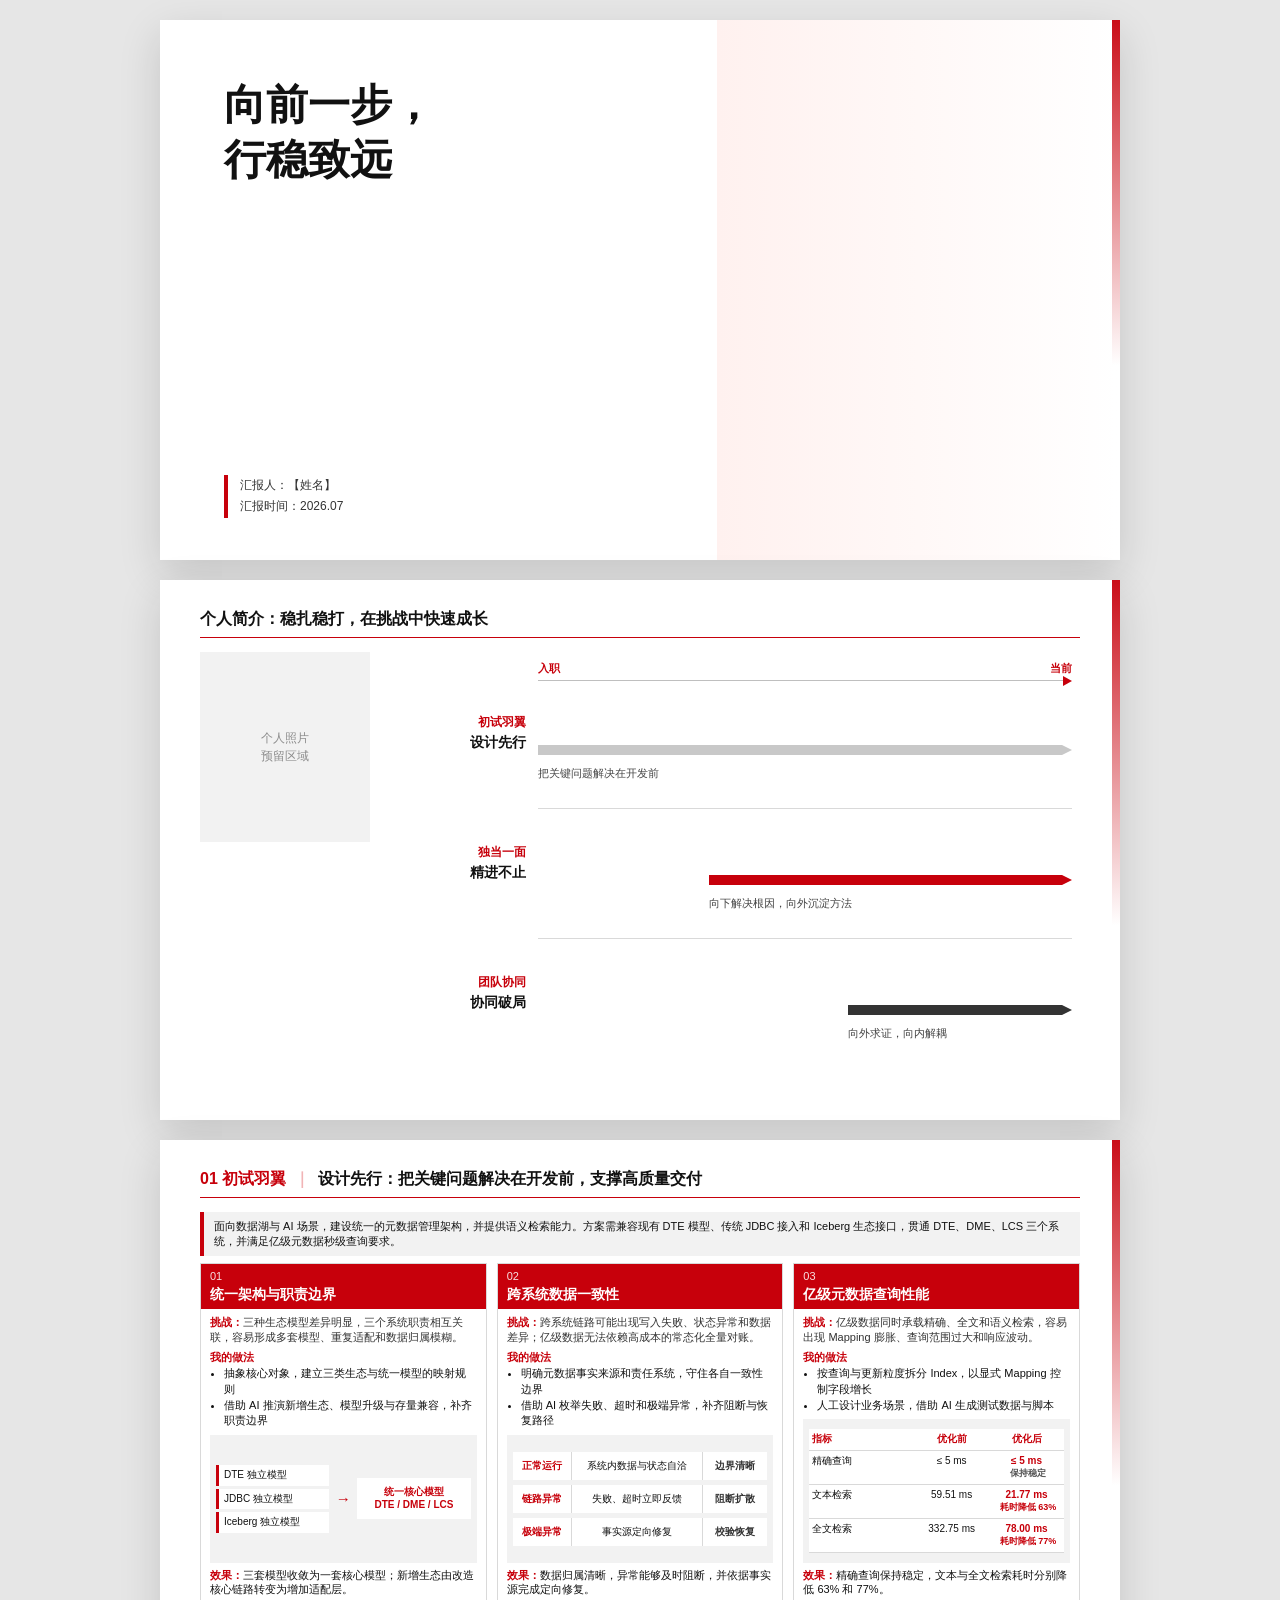
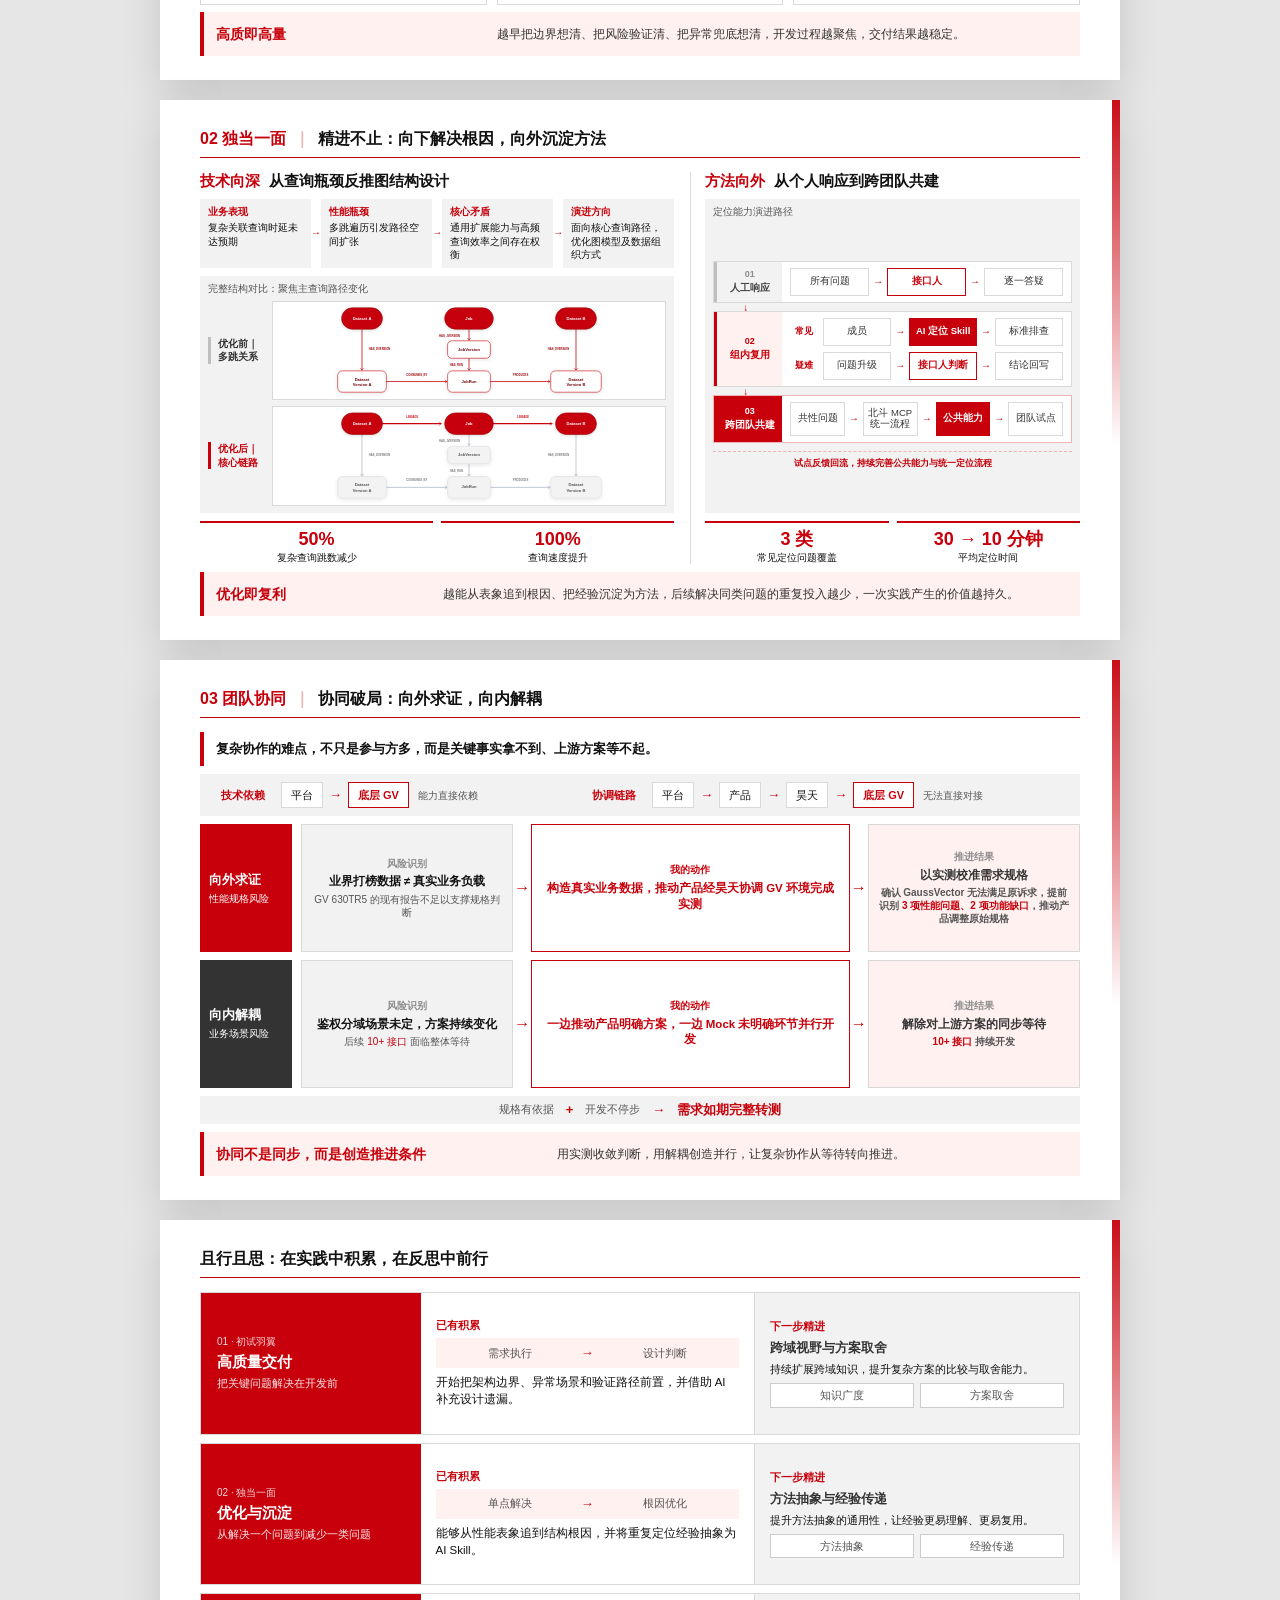
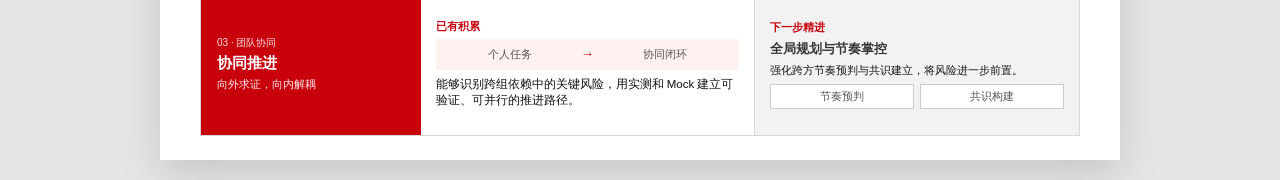
<file: ability-presentation/outputs/ability-demo-v5.html>
<!doctype html>
<html lang="zh-CN">
<head>
  <meta charset="utf-8" />
  <meta name="viewport" content="width=device-width, initial-scale=1" />
  <title>能力汇报 Demo V5</title>
  <style>
    :root {
      --red: rgb(199, 0, 11);
      --red-bg: rgb(255, 241, 239);
      --red-mid: rgb(241, 180, 182);
      --black: #111111;
      --gray-1: #F2F2F2;
      --gray-2: #D9D9D9;
      --gray-3: #BFBFBF;
      --gray-4: #8C8C8C;
      --blue-bg: rgb(238, 248, 254);
      --blue: rgb(17, 92, 170);
      --green-bg: rgb(244, 250, 240);
      --green: rgb(97, 178, 48);
      --yellow-bg: rgb(255, 244, 203);
      --yellow: rgb(252, 200, 0);
    }

    * { box-sizing: border-box; }

    body {
      margin: 0;
      background: #e6e6e6;
      font-family: "Microsoft YaHei", Arial, sans-serif;
      color: var(--black);
    }

    main {
      padding: 20px;
      display: grid;
      gap: 20px;
      justify-items: center;
    }

    .slide {
      width: 960px;
      height: 540px;
      min-height: 540px;
      background: #fff;
      padding: 28px 40px 24px;
      display: flex;
      flex-direction: column;
      gap: 14px;
      box-shadow: 0 14px 40px rgba(0,0,0,.14);
      position: relative;
      overflow: hidden;
    }

    .slide::after {
      content: "";
      position: absolute;
      right: 0;
      top: 0;
      width: 8px;
      height: 100%;
      background: linear-gradient(180deg, var(--red), #ffffff 64%);
      opacity: .95;
    }

    .header {
      display: flex;
      align-items: flex-end;
      justify-content: space-between;
      border-bottom: 1px solid var(--red);
      padding-bottom: 7px;
      min-height: 30px;
      gap: 16px;
    }

    .title {
      font-size: 16px;
      line-height: 1.3;
      font-weight: 700;
      color: var(--black);
    }

    .chapter-index {
      display: inline-block;
      color: var(--red);
      font-size: 16px;
      line-height: 1.3;
      font-weight: 700;
      white-space: nowrap;
    }

    .chapter-title {
      display: flex;
      align-items: baseline;
      gap: 8px;
      white-space: nowrap;
    }

    .chapter-separator {
      color: var(--red-mid);
      font-size: 16px;
      line-height: 1.3;
      font-weight: 700;
    }

    .chapter-main {
      font-size: 16px;
      line-height: 1.3;
      font-weight: 700;
      color: var(--black);
    }

    .meta {
      display: none;
      font-size: 11px;
      color: var(--gray-4);
      white-space: nowrap;
    }

    .content {
      flex: 1;
      min-height: 0;
      display: flex;
      gap: 16px;
      align-items: stretch;
      justify-content: space-between;
    }

    .content > * { align-self: stretch; }

    .footer {
      display: none;
      border-top: .5px solid var(--gray-2);
      padding-top: 6px;
      display: flex;
      justify-content: space-between;
      color: var(--gray-4);
      font-size: 11px;
      line-height: 1.3;
    }

    .card {
      border: .5px solid var(--gray-2);
      background: #fff;
      height: 100%;
      display: flex;
      flex-direction: column;
      justify-content: space-between;
      min-height: 0;
    }

    .card-head {
      background: var(--red);
      color: #fff;
      font-size: 14px;
      line-height: 1.3;
      padding: 7px 10px;
    }

    .card-body {
      padding: 10px 12px;
      font-size: 12px;
      line-height: 1.5;
      text-align: justify;
      flex: 1;
      display: flex;
      flex-direction: column;
      justify-content: space-between;
      gap: 6px;
      min-height: 0;
    }

    .note {
      color: var(--gray-4);
      font-size: 11px;
      line-height: 1.5;
    }

    .red { color: var(--red); }
    .strong { color: var(--red); font-weight: 700; }

    .cover {
      padding: 0;
      display: grid;
      grid-template-columns: 1.08fr .92fr;
      gap: 0;
    }

    .cover-left {
      padding: 54px 46px 38px;
      display: flex;
      flex-direction: column;
      justify-content: space-between;
    }

    .cover-kicker {
      color: var(--red);
      font-size: 13px;
      line-height: 1.3;
      font-weight: 700;
      margin-bottom: 18px;
    }

    .cover h1 {
      margin: 0;
      font-size: 36px;
      line-height: 1.22;
      letter-spacing: 0;
    }

    .cover-sub {
      margin-top: 20px;
      font-size: 13px;
      line-height: 1.6;
      color: #333;
      text-align: justify;
      max-width: 390px;
    }

    .cover-info {
      font-size: 12px;
      line-height: 1.7;
      color: var(--gray-4);
      border-left: 4px solid var(--red);
      padding-left: 12px;
    }

    .cover-right {
      background: linear-gradient(135deg, var(--red-bg), #fff);
      padding: 54px 42px;
      display: flex;
      align-items: center;
      justify-content: center;
      position: relative;
    }

    .cover-motto {
      width: 100%;
      border-left: 6px solid var(--red);
      padding-left: 22px;
    }

    .cover-motto .large {
      font-size: 30px;
      line-height: 1.55;
      font-weight: 700;
      color: var(--black);
    }

    .cover-motto .small {
      margin-top: 18px;
      font-size: 13px;
      line-height: 1.6;
      color: #333;
      text-align: justify;
    }

    .ladder {
      width: 100%;
      display: grid;
      gap: 12px;
    }

    .step {
      border: .5px solid var(--red-mid);
      background: rgba(255,255,255,.74);
      padding: 13px 14px;
      display: grid;
      grid-template-columns: 48px 1fr;
      gap: 10px;
      align-items: center;
    }

    .step-no {
      color: var(--red);
      font-size: 20px;
      font-weight: 700;
      line-height: 1;
    }

    .step-title {
      font-size: 14px;
      line-height: 1.35;
    }

    .agenda-grid {
      display: grid;
      grid-template-columns: repeat(3, 1fr);
      gap: 16px;
      width: 100%;
      align-items: stretch;
    }

    .agenda-card {
      background: #fff;
      border: .5px solid var(--gray-2);
      height: 100%;
      padding: 14px 12px;
      display: flex;
      flex-direction: column;
      justify-content: space-between;
    }

    .agenda-index {
      color: var(--red);
      font-size: 18px;
      font-weight: 700;
      line-height: 1;
    }

    .agenda-card h3 {
      margin: 18px 0 10px;
      font-size: 15px;
      line-height: 1.35;
    }

    .agenda-card p {
      margin: 0;
      font-size: 12px;
      line-height: 1.5;
      text-align: justify;
      color: #333;
    }

    .left-claim {
      width: 30%;
      background: var(--red-bg);
      border: .5px solid var(--red-mid);
      padding: 16px 14px;
      display: flex;
      flex-direction: column;
      justify-content: space-between;
    }

    .claim-big {
      font-size: 18px;
      line-height: 1.45;
      font-weight: 700;
    }

    .claim-desc {
      font-size: 12px;
      line-height: 1.5;
      color: #333;
      text-align: justify;
    }

    .right-proof {
      flex: 1;
      display: grid;
      grid-template-rows: 1fr auto;
      gap: 12px;
      min-width: 0;
    }

    .proof-grid {
      display: grid;
      grid-template-columns: repeat(3, 1fr);
      gap: 12px;
      align-items: stretch;
    }

    .proof {
      border: .5px solid var(--gray-2);
      background: #fff;
      padding: 10px;
      display: flex;
      flex-direction: column;
      justify-content: space-between;
      min-height: 0;
    }

    .proof h3 {
      margin: 0 0 8px;
      font-size: 14px;
      line-height: 1.3;
      color: var(--red);
    }

    .proof p {
      margin: 0;
      font-size: 12px;
      line-height: 1.45;
      text-align: justify;
    }

    .metrics {
      display: grid;
      grid-template-columns: repeat(3, 1fr);
      gap: 12px;
    }

    .metric {
      background: var(--gray-1);
      border: .5px solid var(--gray-2);
      padding: 12px;
      min-height: 78px;
      display: flex;
      flex-direction: column;
      justify-content: center;
      text-align: center;
    }

    .metric-value {
      font-size: 24px;
      line-height: 1;
      font-weight: 700;
      color: var(--red);
      margin-bottom: 8px;
    }

    .metric-label {
      font-size: 11px;
      line-height: 1.35;
      color: #333;
    }

    .flow {
      flex: 1;
      display: grid;
      grid-template-columns: 1fr 34px 1fr 34px 1fr;
      gap: 10px;
      align-items: stretch;
    }

    .arrow {
      display: flex;
      align-items: center;
      justify-content: center;
      color: var(--red);
      font-size: 18px;
      font-weight: 700;
    }

    .mini-table {
      border: .5px solid var(--gray-2);
      width: 100%;
      border-collapse: collapse;
      font-size: 12px;
      line-height: 1.4;
    }

    .mini-table th {
      background: var(--red);
      color: #fff;
      font-weight: 400;
      padding: 7px 8px;
      text-align: left;
    }

    .mini-table td {
      border-top: .5px solid var(--gray-2);
      padding: 7px 8px;
      vertical-align: top;
      text-align: justify;
    }

    .collab-page {
      display: grid;
      grid-template-rows: auto auto 1fr auto;
      gap: 8px;
      width: 100%;
      min-height: 0;
    }

    .collab-viewpoint {
      padding: 8px 12px;
      border-left: 4px solid var(--red);
      background: #fff;
      font-size: 13px;
      font-weight: 700;
      line-height: 1.4;
    }

    .dependency-map {
      background: var(--gray-1);
      padding: 8px 12px;
      display: grid;
      grid-template-columns: 1fr 1.35fr;
      gap: 12px;
    }

    .dependency-row {
      display: grid;
      grid-template-columns: 62px 1fr;
      gap: 7px;
      align-items: center;
      font-size: 11px;
      line-height: 1.3;
    }

    .dependency-label {
      color: var(--red);
      font-weight: 700;
      text-align: center;
    }

    .dependency-chain {
      display: flex;
      align-items: center;
      justify-content: flex-start;
      gap: 6px;
    }

    .dependency-chain b {
      color: var(--red);
      font-size: 13px;
    }

    .dependency-chain em {
      margin-left: 3px;
      color: #555;
      font-size: 10px;
      font-style: normal;
      white-space: nowrap;
    }

    .platform-scope {
      display: grid;
      grid-template-columns: auto auto auto;
      align-items: center;
      gap: 5px;
      padding: 4px 6px;
      border: 1px solid var(--red);
      background: #fff;
    }

    .platform-scope strong {
      color: var(--red);
      padding-right: 5px;
      border-right: .5px solid var(--gray-2);
    }

    .platform-scope span,
    .dependency-node {
      background: #fff;
      border: .5px solid var(--gray-2);
      padding: 5px 9px;
      text-align: center;
      white-space: nowrap;
    }

    .platform-scope span.active-dependency {
      color: var(--red);
      border-color: var(--red);
      font-weight: 700;
    }

    .dependency-node.gv {
      color: var(--red);
      border-color: var(--red);
      font-weight: 700;
    }

    .dependency-arrow {
      display: grid;
      justify-items: center;
      color: var(--red);
      min-width: 76px;
      font-weight: 700;
      line-height: 1.1;
    }

    .dependency-arrow small {
      color: #555;
      font-size: 9px;
      font-weight: 400;
      white-space: nowrap;
    }

    .dependency-arrow.dashed {
      min-width: 34px;
      color: #777;
    }

    .closure-lanes {
      display: grid;
      grid-template-rows: 1fr 1fr auto;
      gap: 8px;
      min-height: 0;
    }

    .closure-lane {
      display: grid;
      grid-template-columns: 92px 1fr;
      gap: 9px;
      align-items: stretch;
    }

    .lane-title {
      background: #333;
      color: #fff;
      display: flex;
      flex-direction: column;
      justify-content: center;
      padding: 8px 9px;
      font-size: 10px;
      line-height: 1.3;
    }

    .lane-title strong {
      color: #fff;
      font-size: 13px;
      margin-bottom: 3px;
    }

    .closure-lane:first-child .lane-title {
      background: var(--red);
    }

    .lane-flow {
      display: grid;
      grid-template-columns: 1fr 18px 1.5fr 18px 1fr;
      align-items: stretch;
      min-width: 0;
    }

    .lane-step {
      border: .5px solid var(--gray-2);
      background: var(--gray-1);
      padding: 7px 9px;
      display: flex;
      flex-direction: column;
      align-items: center;
      justify-content: center;
      text-align: center;
      font-size: 11px;
      line-height: 1.28;
    }

    .lane-step small {
      display: block;
      margin-bottom: 4px;
      color: var(--gray-4);
      font-size: 10px;
      font-weight: 700;
    }

    .lane-step b {
      font-size: 11.5px;
      line-height: 1.35;
    }

    .lane-step em {
      margin-top: 3px;
      color: #555;
      font-size: 10px;
      font-style: normal;
      line-height: 1.3;
    }

    .lane-step.action {
      background: #fff;
      border-color: var(--red);
      color: var(--red);
      font-weight: 700;
    }

    .lane-step.action small {
      color: var(--red);
    }

    .lane-step.result {
      background: var(--red-bg);
      color: #333;
      font-weight: 700;
    }

    .lane-arrow {
      display: flex;
      align-items: center;
      justify-content: center;
      color: var(--red);
      font-weight: 700;
    }

    .delivery-convergence {
      display: flex;
      align-items: center;
      justify-content: center;
      gap: 12px;
      padding: 6px 10px;
      background: var(--gray-1);
      font-size: 11px;
      line-height: 1.25;
    }

    .delivery-convergence span {
      color: #555;
    }

    .delivery-convergence b {
      color: var(--red);
      font-size: 13px;
    }

    .collab-footer {
      display: flex;
      align-items: center;
      justify-content: center;
      gap: 10px;
      padding: 9px 14px;
      background: var(--red-bg);
      border-left: 4px solid var(--red);
      font-size: 12px;
      line-height: 1.4;
      text-align: center;
    }

    .collab-footer strong {
      color: var(--red);
      font-size: 13px;
    }

    .ai-layout {
      display: grid;
      grid-template-columns: 1fr 1fr 1fr;
      gap: 12px;
      align-items: stretch;
      width: 100%;
    }

    .ai-card {
      border: .5px solid var(--gray-2);
      background: #fff;
      padding: 12px;
      display: flex;
      flex-direction: column;
      justify-content: space-between;
    }

    .ai-card:nth-child(1) { background: var(--blue-bg); }
    .ai-card:nth-child(2) { background: var(--yellow-bg); }
    .ai-card:nth-child(3) { background: var(--green-bg); }

    .ai-label {
      font-size: 11px;
      color: var(--gray-4);
      line-height: 1.3;
      margin-bottom: 8px;
    }

    .ai-card h3 {
      margin: 0 0 12px;
      font-size: 14px;
      line-height: 1.35;
      color: var(--black);
    }

    .ai-card p {
      margin: 0;
      font-size: 12px;
      line-height: 1.5;
      text-align: justify;
    }

    .summary-page {
      display: grid;
      grid-template-rows: repeat(3, 1fr);
      gap: 8px;
      width: 100%;
      height: 100%;
      min-height: 0;
    }

    .summary-columns {
      display: contents;
    }

    .summary-card {
      border: .5px solid var(--gray-2);
      background: #fff;
      display: grid;
      grid-template-columns: 25% 38% 37%;
      min-width: 0;
      min-height: 0;
    }

    .summary-card-head {
      padding: 11px 16px;
      background: var(--red);
      color: #fff;
      display: flex;
      flex-direction: column;
      justify-content: center;
    }

    .summary-card-head span {
      display: block;
      margin-bottom: 5px;
      font-size: 10px;
      line-height: 1.2;
      opacity: .86;
    }

    .summary-card-head h3 {
      margin: 0;
      font-size: 15px;
      line-height: 1.25;
    }

    .summary-card-head p {
      margin: 5px 0 0;
      font-size: 10.5px;
      line-height: 1.3;
      opacity: .92;
    }

    .summary-card-body {
      padding: 9px 15px;
      font-size: 11.5px;
      line-height: 1.45;
      display: flex;
      flex-direction: column;
      justify-content: center;
      gap: 6px;
    }

    .summary-card-body strong {
      color: var(--red);
    }

    .summary-card-body p {
      margin: 0;
    }

    .summary-section-label {
      display: block;
      font-size: 11px;
      line-height: 1.2;
    }

    .summary-shift {
      display: grid;
      grid-template-columns: 1fr auto 1fr;
      align-items: center;
      gap: 6px;
      padding: 7px 9px;
      background: var(--red-bg);
      color: #555;
      font-size: 10.5px;
      line-height: 1.25;
      text-align: center;
    }

    .summary-shift b {
      color: var(--red);
      font-size: 13px;
    }

    .summary-card-next {
      border-left: .5px solid var(--gray-2);
      background: var(--gray-1);
      padding: 9px 15px;
      font-size: 11px;
      line-height: 1.45;
      display: flex;
      flex-direction: column;
      justify-content: center;
    }

    .summary-card-next strong {
      display: block;
      margin-bottom: 4px;
      color: var(--red);
      font-weight: 700;
    }

    .summary-card-next b {
      display: block;
      margin-bottom: 5px;
      color: #333;
      font-size: 12.5px;
    }

    .summary-card-next p {
      margin: 0;
    }

    .summary-gap-tags {
      display: grid;
      grid-template-columns: repeat(2, 1fr);
      gap: 6px;
      margin-top: 5px;
    }

    .summary-gap-tags span {
      padding: 5px;
      border: .5px solid #ccc;
      background: #fff;
      color: #555;
      font-size: 10.5px;
      line-height: 1.2;
      text-align: center;
    }

    .cover-simple {
      padding: 58px 64px 42px;
      display: flex;
      flex-direction: column;
      justify-content: space-between;
      background:
        linear-gradient(90deg, #fff 0%, #fff 58%, var(--red-bg) 58%, #fff 100%);
    }

    .cover-simple h1 {
      margin: 0;
      font-size: 42px;
      line-height: 1.3;
      letter-spacing: 0;
      font-weight: 700;
    }

    .cover-simple .cover-meta {
      border-left: 4px solid var(--red);
      padding-left: 12px;
      font-size: 12px;
      line-height: 1.8;
      color: #333;
    }

    .intro-layout {
      display: grid;
      grid-template-columns: 1fr 1.35fr;
      gap: 16px;
      width: 100%;
      align-items: stretch;
    }

    .intro-profile {
      background: var(--red-bg);
      border: .5px solid var(--red-mid);
      padding: 18px 16px;
      display: flex;
      flex-direction: column;
      justify-content: space-between;
    }

    .intro-profile h2 {
      margin: 0;
      font-size: 22px;
      line-height: 1.35;
    }

    .intro-profile p {
      margin: 0;
      font-size: 12px;
      line-height: 1.6;
      color: #333;
      text-align: justify;
    }

    .intro-table {
      display: grid;
      grid-template-rows: repeat(4, 1fr);
      gap: 10px;
    }

    .intro-row {
      border: .5px solid var(--gray-2);
      padding: 10px 12px;
      display: grid;
      grid-template-columns: 96px 1fr;
      gap: 12px;
      align-items: center;
    }

    .intro-row h3 {
      margin: 0;
      font-size: 14px;
      line-height: 1.3;
      color: var(--red);
    }

    .intro-row p {
      margin: 0;
      font-size: 12px;
      line-height: 1.45;
      text-align: justify;
    }

    .dual-layout {
      display: grid;
      grid-template-columns: 1fr 1fr;
      gap: 16px;
      width: 100%;
      align-items: stretch;
    }

    .dual-card {
      border: .5px solid var(--gray-2);
      display: flex;
      flex-direction: column;
      justify-content: space-between;
      background: #fff;
    }

    .dual-card .dual-head {
      background: var(--red);
      color: #fff;
      padding: 8px 10px;
      font-size: 14px;
      line-height: 1.3;
    }

    .dual-card:nth-child(2) .dual-head {
      background: #333;
    }

    .dual-body {
      padding: 12px;
      display: flex;
      flex-direction: column;
      justify-content: space-between;
      gap: 10px;
      flex: 1;
      font-size: 12px;
      line-height: 1.5;
      text-align: justify;
    }

    .dual-metrics {
      display: grid;
      grid-template-columns: 1fr 1fr;
      gap: 8px;
    }

    .dual-metric {
      background: var(--gray-1);
      border: .5px solid var(--gray-2);
      padding: 9px 8px;
      text-align: center;
    }

    .dual-metric .value {
      color: var(--red);
      font-weight: 700;
      font-size: 20px;
      line-height: 1;
      margin-bottom: 6px;
    }

    .dual-metric .text {
      font-size: 11px;
      line-height: 1.35;
    }

    .growth-layout {
      display: grid;
      grid-template-columns: 170px minmax(0, 1fr);
      gap: 28px;
      width: 100%;
      height: 100%;
      align-items: stretch;
    }

    .photo-box {
      width: 170px;
      height: 190px;
      align-self: start;
      background: var(--gray-1);
      display: flex;
      align-items: center;
      justify-content: center;
      color: var(--gray-4);
      font-size: 12px;
      line-height: 1.5;
      text-align: center;
      padding: 12px;
    }

    .growth-panel {
      padding: 14px 14px;
      height: 100%;
      display: flex;
      flex-direction: column;
      justify-content: space-between;
      gap: 12px;
    }

    .growth-line {
      position: relative;
      height: 306px;
      margin: 0 8px;
    }

    .growth-line svg {
      position: absolute;
      inset: 0;
      width: 100%;
      height: 100%;
      overflow: visible;
    }

    .growth-line svg defs marker path {
      fill: var(--red);
    }

    .growth-line .duration-band {
      fill: none;
      stroke-width: 10;
      stroke-linecap: round;
    }

    .growth-line .duration-band.independent {
      stroke: rgba(199, 0, 11, .28);
    }

    .growth-line .duration-band.collaboration {
      stroke: rgba(51, 51, 51, .24);
    }

    .growth-line .duration-link {
      fill: none;
      stroke: var(--gray-3);
      stroke-width: 1;
      stroke-dasharray: 4 4;
    }

    .point {
      position: absolute;
      transform: translate(-50%, -50%);
      text-align: center;
      width: 104px;
      height: 10px;
    }

    .dot {
      width: 8px;
      height: 8px;
      border-radius: 50%;
      background: var(--red);
      margin: 1px auto 0;
    }

    .point .label {
      position: absolute;
      left: 50%;
      width: 110px;
      transform: translateX(-50%);
      padding: 2px 3px;
    }

    .point.top .label {
      bottom: 24px;
    }

    .point.bottom .label {
      top: 24px;
    }

    .point h3 {
      margin: 0 0 3px;
      font-size: 12px;
      line-height: 1.25;
      color: var(--red);
    }

    .point p {
      margin: 0;
      font-size: 11px;
      line-height: 1.3;
      color: #333;
    }

    .growth-note {
      display: grid;
      grid-template-columns: repeat(3, 1fr);
      gap: 12px;
    }

    .growth-note div {
      background: var(--gray-1);
      padding: 12px 10px;
      font-size: 12px;
      line-height: 1.35;
      text-align: center;
      display: flex;
      flex-direction: column;
      align-items: center;
      justify-content: center;
      min-height: 50px;
    }

    .growth-note strong {
      display: block;
      color: var(--red);
      font-size: 13px;
      line-height: 1.2;
      margin-bottom: 4px;
    }

    .growth-note b {
      display: block;
      color: var(--black);
      font-size: 12px;
      line-height: 1.25;
      margin-bottom: 3px;
    }

    .growth-note span {
      color: #555;
      font-size: 11px;
      line-height: 1.3;
    }

    .ability-timeline {
      height: 100%;
      padding: 10px 8px 2px;
      display: grid;
      grid-template-rows: 42px repeat(3, 1fr);
      gap: 8px;
    }

    .timeline-axis {
      position: relative;
      margin-left: 132px;
      height: 34px;
      color: #555;
      font-size: 11px;
      line-height: 1.2;
    }

    .timeline-axis::before {
      content: "";
      position: absolute;
      left: 0;
      right: 9px;
      top: 18px;
      height: 1px;
      background: var(--gray-3);
    }

    .timeline-axis::after {
      content: "";
      position: absolute;
      right: 0;
      top: 14px;
      border-left: 9px solid var(--red);
      border-top: 5px solid transparent;
      border-bottom: 5px solid transparent;
    }

    .timeline-axis span {
      position: absolute;
      top: 0;
      white-space: nowrap;
    }

    .timeline-axis .axis-start {
      left: 0;
      color: var(--red);
      font-weight: 700;
    }

    .timeline-axis .axis-end {
      right: 0;
      color: var(--red);
      font-weight: 700;
    }

    .ability-lane {
      display: grid;
      grid-template-columns: 120px 1fr;
      gap: 12px;
      align-items: center;
      min-height: 0;
    }

    .ability-lane-meta {
      align-self: start;
      padding-top: 3px;
      text-align: right;
    }

    .ability-lane-meta strong,
    .ability-lane-meta b {
      display: block;
    }

    .ability-lane-meta strong {
      color: var(--red);
      font-size: 12px;
      line-height: 1.25;
      margin-bottom: 4px;
    }

    .ability-lane-meta b {
      color: var(--black);
      font-size: 14px;
      line-height: 1.25;
    }

    .ability-lane-track {
      position: relative;
      height: 72px;
      border-bottom: .5px solid var(--gray-2);
    }

    .ability-lane:last-child .ability-lane-track {
      border-bottom: 0;
    }

    .ability-band {
      position: absolute;
      left: var(--start);
      right: 0;
      top: 8px;
      height: 10px;
      background: var(--band);
      clip-path: polygon(0 0, calc(100% - 10px) 0, 100% 50%, calc(100% - 10px) 100%, 0 100%);
    }

    .ability-band::before,
    .ability-band::after {
      content: none;
    }

    .ability-lane-track p {
      position: absolute;
      left: var(--start);
      top: 29px;
      max-width: calc(100% - var(--start));
      margin: 0;
      color: #444;
      font-size: 11px;
      line-height: 1.35;
      white-space: nowrap;
    }

    .ability-lane.foundation {
      --start: 0%;
      --band: #C8C8C8;
    }

    .ability-lane.independent {
      --start: 32%;
      --band: var(--red);
    }

    .ability-lane.collaboration {
      --start: 58%;
      --band: #333333;
    }

    .case-grid {
      display: grid;
      grid-template-rows: auto 1fr auto;
      gap: 7px;
      width: 100%;
      min-height: 0;
    }

    .case-brief {
      background: var(--gray-1);
      padding: 7px 10px;
      font-size: 11px;
      line-height: 1.35;
      border-left: 4px solid var(--red);
    }

    .case-columns {
      display: grid;
      grid-template-columns: repeat(3, 1fr);
      gap: 10px;
      min-height: 0;
    }

    .case-card {
      border: .5px solid var(--gray-2);
      background: #fff;
      display: grid;
      grid-template-rows: auto auto auto 1fr;
      min-height: 0;
    }

    .case-card h3 {
      margin: 0;
      padding: 6px 9px;
      font-size: 14px;
      line-height: 1.3;
      color: #fff;
      background: var(--red);
      font-weight: 700;
    }

    .case-card h3 span {
      display: block;
      font-size: 11px;
      line-height: 1.2;
      font-weight: 400;
      opacity: .88;
      margin-bottom: 2px;
    }

    .case-challenge {
      padding: 6px 9px 4px;
      font-size: 11px;
      line-height: 1.4;
      color: #333;
      background: #fff;
    }

    .case-challenge strong,
    .case-actions strong,
    .case-effect strong {
      color: var(--red);
    }

    .case-actions {
      padding: 0 9px 5px;
      font-size: 11px;
      line-height: 1.4;
    }

    .case-actions ul {
      margin: 0;
      padding-left: 14px;
    }

    .case-actions li {
      margin: 1px 0;
    }

    .effect-box {
      margin: 0 9px 5px;
      background: var(--gray-1);
      min-height: 78px;
      padding: 6px;
      display: flex;
      flex-direction: column;
      justify-content: center;
      gap: 6px;
    }

    .model-flow {
      display: grid;
      grid-template-columns: 1fr 18px 1fr;
      align-items: center;
      gap: 5px;
      font-size: 10px;
      line-height: 1.25;
    }

    .flow-stack {
      display: grid;
      gap: 3px;
    }

    .flow-pill {
      background: #fff;
      border-left: 3px solid var(--red);
      padding: 4px 5px;
      white-space: nowrap;
    }

    .flow-arrow {
      color: var(--red);
      font-size: 15px;
      text-align: center;
      font-weight: 700;
    }

    .flow-core {
      background: #fff;
      padding: 8px 6px;
      text-align: center;
      color: var(--red);
      font-weight: 700;
    }

    .consistency-model {
      display: grid;
      gap: 5px;
      font-size: 10px;
      line-height: 1.25;
    }

    .consistency-row {
      display: grid;
      grid-template-columns: 58px 1fr 64px;
      align-items: stretch;
      background: #fff;
      min-height: 28px;
    }

    .consistency-row strong,
    .consistency-row span,
    .consistency-row em {
      display: flex;
      align-items: center;
      justify-content: center;
      padding: 5px 4px;
      text-align: center;
    }

    .consistency-row strong {
      color: var(--red);
    }

    .consistency-row span {
      border-left: .5px solid var(--gray-2);
      border-right: .5px solid var(--gray-2);
    }

    .consistency-row em {
      color: #333;
      font-style: normal;
      font-weight: 700;
    }

    .metric-table {
      display: grid;
      grid-template-columns: 1.05fr .75fr .75fr;
      font-size: 10px;
      line-height: 1.25;
      text-align: center;
      background: #fff;
    }

    .metric-table div {
      padding: 4px 3px;
      border-bottom: .5px solid var(--gray-2);
    }

    .metric-table div:nth-child(3n+1) {
      text-align: left;
    }

    .metric-table .head {
      color: var(--red);
      font-weight: 700;
      background: #fff;
    }

    .metric-table .optimized-value {
      color: var(--red);
      font-weight: 700;
    }

    .metric-note {
      display: inline;
      margin-left: 3px;
      font-size: 9px;
      line-height: 1.2;
      white-space: nowrap;
    }

    .metric-note.stable {
      color: #555;
    }

    .metric-table .summary {
      background: var(--red-bg);
      border-bottom: 0;
      font-weight: 700;
    }

    .case-effect {
      padding: 0 9px 7px;
      font-size: 11px;
      line-height: 1.32;
    }

    .case-footer-line {
      padding: 7px 12px;
      background: var(--red-bg);
      color: #333;
      display: grid;
      grid-template-columns: 102px 1fr;
      align-items: center;
      gap: 12px;
      font-size: 12px;
      line-height: 1.4;
      border-left: 4px solid var(--red);
    }

    .case-footer-line strong {
      color: var(--red);
      font-size: 15px;
      line-height: 1.15;
    }

    .optimization-page {
      display: grid;
      grid-template-rows: 1fr auto;
      gap: 8px;
      width: 100%;
      min-height: 0;
    }

    .optimization-footer {
      display: grid;
      grid-template-columns: 132px 1fr;
      align-items: center;
      gap: 12px;
      padding: 8px 12px;
      border-left: 4px solid var(--red);
      background: var(--red-bg);
      font-size: 12px;
      line-height: 1.35;
    }

    .optimization-footer strong {
      color: var(--red);
      font-size: 13px;
    }

    .chapter-conclusion {
      display: grid;
      grid-template-columns: 220px minmax(0, 1fr);
      align-items: center;
      gap: 14px;
      min-height: 44px;
      padding: 8px 12px;
      border-left: 4px solid var(--red);
      background: var(--red-bg);
      color: #333;
      font-size: 12px;
      line-height: 1.35;
      text-align: left;
    }

    .chapter-conclusion strong {
      color: var(--red);
      font-size: 14px;
      line-height: 1.3;
      font-weight: 700;
      white-space: nowrap;
      text-align: left;
    }

    .chapter-conclusion span {
      display: block;
      color: #333;
      font-size: 12px;
      line-height: 1.35;
      text-align: center;
      transform: translateX(-28px);
    }

    .optimization-columns {
      display: grid;
      grid-template-columns: 1.1fr .9fr;
      gap: 14px;
      min-height: 0;
      height: 100%;
    }

    .optimization-case {
      display: grid;
      grid-template-rows: auto auto minmax(0, 1fr) auto;
      gap: 8px;
      min-width: 0;
      min-height: 0;
      height: 100%;
      padding-right: 2px;
    }

    .optimization-case.outward-case {
      grid-template-rows: auto minmax(0, 1fr) auto;
    }

    .optimization-case + .optimization-case {
      border-left: .5px solid var(--gray-2);
      padding-left: 14px;
      padding-right: 0;
    }

    .optimization-head {
      display: flex;
      align-items: baseline;
      gap: 9px;
    }

    .optimization-head span {
      color: var(--red);
      font-weight: 700;
      font-size: 15px;
      line-height: 1.25;
      white-space: nowrap;
    }

    .optimization-head h3 {
      margin: 0;
      font-size: 15px;
      line-height: 1.25;
    }

    .optimization-logic {
      display: grid;
      grid-template-columns: repeat(3, 1fr);
      gap: 12px;
    }

    .optimization-logic.four-steps {
      grid-template-columns: repeat(4, 1fr);
      gap: 10px;
    }

    .method-stage-track {
      display: grid;
      grid-template-columns: minmax(0, 1fr) auto minmax(0, 1fr) auto minmax(0, 1fr);
      align-items: stretch;
      gap: 5px;
    }

    .method-stage-track > i {
      align-self: center;
      color: var(--red);
      font-size: 11px;
      line-height: 1;
      font-style: normal;
      font-weight: 700;
    }

    .method-stage {
      min-width: 0;
      min-height: 38px;
      padding: 6px 7px;
      display: flex;
      align-items: center;
      gap: 6px;
      border-top: 2px solid var(--gray-3);
      background: var(--gray-1);
    }

    .method-stage b {
      color: var(--gray-4);
      font-size: 11px;
      line-height: 1;
    }

    .method-stage span {
      color: #333;
      font-size: 10px;
      line-height: 1.2;
      font-weight: 700;
      white-space: nowrap;
    }

    .method-stage.stage-reuse {
      border-top-color: var(--red-mid);
      background: var(--red-bg);
    }

    .method-stage.stage-reuse b,
    .method-stage.stage-reuse span {
      color: var(--red);
    }

    .method-stage.stage-public {
      border-top-color: var(--red);
      background: var(--red);
    }

    .method-stage.stage-public b,
    .method-stage.stage-public span {
      color: #fff;
    }

    .logic-step {
      position: relative;
      background: var(--gray-1);
      padding: 6px 8px;
      font-size: 10px;
      line-height: 1.35;
    }

    .logic-step:not(:last-child)::after {
      content: "→";
      position: absolute;
      right: -10px;
      top: 50%;
      transform: translateY(-50%);
      color: var(--red);
      font-weight: 700;
    }

    .logic-step strong {
      display: block;
      color: var(--red);
      margin-bottom: 3px;
    }

    .optimization-visual {
      background: var(--gray-1);
      padding: 7px 8px;
      min-height: 108px;
      display: grid;
      align-content: stretch;
      gap: 6px;
      overflow: hidden;
    }

    .visual-caption {
      color: #555;
      font-size: 10px;
      line-height: 1.2;
    }

    .image-compare {
      display: grid;
      grid-template-columns: 1fr;
      grid-template-rows: repeat(2, minmax(0, 1fr));
      gap: 6px;
      min-height: 0;
    }

    .replaceable-figure {
      margin: 0;
      display: grid;
      grid-template-columns: 58px minmax(0, 1fr);
      align-items: center;
      gap: 6px;
      min-height: 0;
      height: 100%;
    }

    .replaceable-image {
      position: relative;
      grid-column: 2;
      grid-row: 1;
      height: 100%;
      min-height: 0;
      overflow: hidden;
      background: #fff;
      border: .5px solid var(--gray-2);
    }

    .swap-image {
      display: none;
      width: 100%;
      height: 100%;
      object-fit: contain;
      background: #fff;
    }

    .swap-image[src]:not([src=""]) {
      display: block;
    }

    .swap-image[src]:not([src=""]) + .image-placeholder {
      display: none;
    }

    .image-placeholder {
      position: absolute;
      inset: 0;
      display: flex;
      flex-direction: column;
      align-items: center;
      justify-content: center;
      gap: 4px;
      text-align: center;
      color: #777;
      font-size: 9px;
      line-height: 1.25;
    }

    .image-placeholder strong {
      color: var(--red);
      font-size: 11px;
    }

    .replaceable-figure figcaption {
      grid-column: 1;
      grid-row: 1;
      text-align: left;
      color: #333;
      font-size: 10px;
      font-weight: 700;
      line-height: 1.35;
      padding-left: 7px;
      border-left: 3px solid var(--gray-3);
    }

    .replaceable-figure:last-child figcaption {
      color: var(--red);
      border-left-color: var(--red);
    }

    .path-row,
    .skill-row {
      display: grid;
      grid-template-columns: 46px 1fr;
      align-items: center;
      gap: 7px;
      font-size: 10px;
    }

    .state-label {
      color: #555;
      font-weight: 700;
    }

    .path-flow,
    .skill-chain {
      display: flex;
      align-items: center;
      justify-content: center;
      gap: 5px;
    }

    .path-node,
    .skill-node,
    .people-node {
      background: #fff;
      border: .5px solid var(--gray-2);
      padding: 4px 6px;
      text-align: center;
      line-height: 1.2;
    }

    .path-node.noise {
      color: #777;
      border-style: dashed;
    }

    .path-node.core,
    .skill-node.core {
      color: var(--red);
      border-color: var(--red);
      font-weight: 700;
    }

    .path-arrow,
    .skill-arrow {
      color: var(--red);
      font-weight: 700;
    }

    .people-node {
      line-height: 1.35;
      min-width: 52px;
    }

    .skill-feedback {
      text-align: center;
      color: #555;
      font-size: 9px;
      line-height: 1.2;
    }

    .skill-compare {
      display: grid;
      align-content: center;
      gap: 6px;
      height: 100%;
    }

    .skill-compare > .skill-row {
      padding: 5px;
      border: .5px solid var(--gray-2);
      background: #fff;
    }

    .skill-after-group {
      display: grid;
      grid-template-columns: 46px 1fr;
      align-items: stretch;
      gap: 7px;
      background: #fff;
      padding: 5px 5px 5px 0;
      border: .5px solid var(--red-mid);
    }

    .after-label {
      display: flex;
      align-items: center;
      justify-content: center;
      color: var(--red);
      background: var(--red-bg);
      border-left: 3px solid var(--red);
      font-weight: 700;
      font-size: 10px;
    }

    .skill-after-lanes {
      display: grid;
      gap: 6px;
    }

    .skill-lane {
      display: grid;
      grid-template-columns: 30px 1fr;
      align-items: center;
      gap: 4px;
      font-size: 9px;
    }

    .skill-lane > strong {
      color: var(--red);
      text-align: center;
    }

    .skill-node.ai-skill {
      color: #fff;
      background: var(--red);
      border-color: var(--red);
    }

    .skill-rollout {
      display: grid;
      grid-template-columns: 46px minmax(0, 1fr);
      align-items: stretch;
      gap: 7px;
      padding: 5px 5px 5px 0;
      background: #fff;
      border: .5px solid var(--red-mid);
    }

    .rollout-label {
      display: flex;
      align-items: center;
      justify-content: center;
      padding: 0 3px;
      border-left: 3px solid var(--red);
      background: var(--red-bg);
      color: var(--red);
      font-size: 9px;
      line-height: 1.2;
      font-weight: 700;
      text-align: center;
    }

    .stage-detail-label {
      flex-direction: column;
      gap: 2px;
      text-align: center;
    }

    .stage-detail-label b {
      display: block;
      font-size: 8px;
      line-height: 1;
    }

    .stage-detail-label span {
      display: block;
      font-size: 9px;
      line-height: 1.15;
      font-weight: 700;
    }

    .state-label.stage-detail-label {
      display: flex;
      align-items: center;
      justify-content: center;
      padding-left: 3px;
      border-left: 3px solid var(--gray-3);
      background: var(--gray-1);
      color: #555;
    }

    .rollout-label.stage-detail-label {
      background: var(--red);
      color: #fff;
    }

    .rollout-flow {
      display: grid;
      grid-template-columns: minmax(0, 1fr) auto minmax(0, 1fr) auto minmax(0, 1fr) auto minmax(0, 1fr);
      align-items: center;
      gap: 3px;
      min-width: 0;
    }

    .rollout-node {
      min-width: 0;
      padding: 4px 2px;
      border: .5px solid var(--gray-2);
      background: #fff;
      color: #333;
      font-size: 8px;
      line-height: 1.2;
      text-align: center;
    }

    .rollout-flow b {
      color: var(--red);
      font-size: 9px;
      line-height: 1;
    }

    .evolution-visual {
      grid-template-rows: auto minmax(0, 1fr);
    }

    .capability-evolution {
      display: grid;
      align-content: center;
      gap: 8px;
      min-height: 0;
    }

    .evolution-stage {
      position: relative;
      display: grid;
      grid-template-columns: 68px minmax(0, 1fr);
      min-width: 0;
      border: .5px solid var(--gray-2);
      background: #fff;
    }

    .evolution-stage:not(.evolution-public)::after {
      content: "↓";
      position: absolute;
      z-index: 2;
      left: 29px;
      bottom: -11px;
      color: var(--red);
      font-size: 10px;
      line-height: 1;
      font-weight: 700;
    }

    .evolution-label {
      display: flex;
      flex-direction: column;
      align-items: center;
      justify-content: center;
      gap: 3px;
      padding: 6px 5px;
      border-left: 3px solid var(--gray-3);
      background: var(--gray-1);
      text-align: center;
    }

    .evolution-label b {
      color: var(--gray-4);
      font-size: 9px;
      line-height: 1;
    }

    .evolution-label strong {
      color: #444;
      font-size: 10px;
      line-height: 1.15;
    }

    .evolution-reuse .evolution-label {
      border-left-color: var(--red);
      background: var(--red-bg);
    }

    .evolution-reuse .evolution-label b,
    .evolution-reuse .evolution-label strong {
      color: var(--red);
    }

    .evolution-public {
      border-color: var(--red-mid);
    }

    .evolution-public .evolution-label {
      border-left-color: var(--red);
      background: var(--red);
    }

    .evolution-public .evolution-label b,
    .evolution-public .evolution-label strong {
      color: #fff;
    }

    .evolution-body {
      display: grid;
      align-items: center;
      min-width: 0;
      padding: 6px 8px;
    }

    .evolution-flow {
      display: grid;
      align-items: stretch;
      gap: 4px;
      min-width: 0;
    }

    .evolution-flow.three-nodes {
      grid-template-columns: minmax(0, 1fr) auto minmax(0, 1fr) auto minmax(0, 1fr);
    }

    .evolution-flow.four-nodes {
      grid-template-columns: minmax(0, 1fr) auto minmax(0, 1fr) auto minmax(0, 1fr) auto minmax(0, 1fr);
    }

    .evolution-flow span {
      min-width: 0;
      min-height: 28px;
      padding: 5px 3px;
      display: flex;
      align-items: center;
      justify-content: center;
      border: .5px solid var(--gray-2);
      background: #fff;
      color: #333;
      font-size: 9.5px;
      line-height: 1.15;
      text-align: center;
    }

    .evolution-flow i {
      align-self: center;
      color: var(--red);
      font-size: 10px;
      line-height: 1;
      font-style: normal;
      font-weight: 700;
    }

    .evolution-flow span.focus {
      border-color: var(--red);
      color: var(--red);
      font-weight: 700;
    }

    .evolution-flow span.ai,
    .evolution-flow span.public {
      border-color: var(--red);
      background: var(--red);
      color: #fff;
      font-weight: 700;
    }

    .evolution-lanes {
      align-content: center;
      gap: 6px;
    }

    .evolution-lane {
      display: grid;
      grid-template-columns: 28px minmax(0, 1fr);
      align-items: center;
      gap: 5px;
      min-width: 0;
    }

    .evolution-lane > b {
      color: var(--red);
      font-size: 9px;
      line-height: 1;
      text-align: center;
    }

    .evolution-feedback {
      padding-top: 6px;
      border-top: 1px dashed var(--red-mid);
      color: var(--red);
      font-size: 9px;
      line-height: 1.2;
      font-weight: 700;
      text-align: center;
    }

    .skill-after-group + .skill-feedback,
    .skill-rollout + .skill-feedback {
      padding-top: 6px;
      border-top: 1px dashed var(--red-mid);
      color: var(--red);
      font-weight: 700;
    }

    .optimization-result {
      display: grid;
      grid-template-columns: 1fr 1fr;
      gap: 8px;
    }

    .metric-result {
      border-top: 2px solid var(--red);
      padding: 7px 6px 0;
      text-align: center;
      font-size: 10px;
      line-height: 1.25;
    }

    .metric-result strong {
      display: block;
      color: var(--red);
      font-size: 18px;
      line-height: 1;
      margin-bottom: 4px;
    }

  </style>
</head>
<body>
<main>
  <section class="slide cover-simple">
    <h1>向前一步，<br>行稳致远</h1>
    <div class="cover-meta">汇报人：【姓名】<br>汇报时间：2026.07</div>
  </section>

  <section class="slide">
    <div class="header">
      <div class="title">个人简介：稳扎稳打，在挑战中快速成长</div>
    </div>
    <div class="content">
      <div class="growth-layout">
        <div class="photo-box">个人照片<br>预留区域</div>
        <div class="ability-timeline">
          <div class="timeline-axis">
            <span class="axis-start">入职</span>
            <span class="axis-end">当前</span>
          </div>
          <div class="ability-lane foundation">
            <div class="ability-lane-meta"><strong>初试羽翼</strong><b>设计先行</b></div>
            <div class="ability-lane-track">
              <div class="ability-band"></div>
              <p>把关键问题解决在开发前</p>
            </div>
          </div>
          <div class="ability-lane independent">
            <div class="ability-lane-meta"><strong>独当一面</strong><b>精进不止</b></div>
            <div class="ability-lane-track">
              <div class="ability-band"></div>
              <p>向下解决根因，向外沉淀方法</p>
            </div>
          </div>
          <div class="ability-lane collaboration">
            <div class="ability-lane-meta"><strong>团队协同</strong><b>协同破局</b></div>
            <div class="ability-lane-track">
              <div class="ability-band"></div>
              <p>向外求证，向内解耦</p>
            </div>
          </div>
        </div>
      </div>
    </div>
  </section>

  <section class="slide">
    <div class="header">
      <div class="title chapter-title">
        <span class="chapter-index">01 初试羽翼</span>
        <span class="chapter-separator">｜</span>
        <span class="chapter-main">设计先行：把关键问题解决在开发前，支撑高质量交付</span>
      </div>
    </div>
    <div class="content">
      <div class="case-grid">
        <div class="case-brief">
          面向数据湖与 AI 场景，建设统一的元数据管理架构，并提供语义检索能力。方案需兼容现有 DTE 模型、传统 JDBC 接入和 Iceberg 生态接口，贯通 DTE、DME、LCS 三个系统，并满足亿级元数据秒级查询要求。
        </div>
        <div class="case-columns">
          <div class="case-card">
            <h3><span>01</span>统一架构与职责边界</h3>
            <div class="case-challenge"><strong>挑战：</strong>三种生态模型差异明显，三个系统职责相互关联，容易形成多套模型、重复适配和数据归属模糊。</div>
            <div class="case-actions">
              <strong>我的做法</strong>
              <ul>
                <li>抽象核心对象，建立三类生态与统一模型的映射规则</li>
                <li>借助 AI 推演新增生态、模型升级与存量兼容，补齐职责边界</li>
              </ul>
            </div>
            <div class="effect-box">
              <div class="model-flow">
                <div class="flow-stack">
                  <div class="flow-pill">DTE 独立模型</div>
                  <div class="flow-pill">JDBC 独立模型</div>
                  <div class="flow-pill">Iceberg 独立模型</div>
                </div>
                <div class="flow-arrow">→</div>
                <div class="flow-core">统一核心模型<br>DTE / DME / LCS</div>
              </div>
            </div>
            <div class="case-effect"><strong>效果：</strong>三套模型收敛为一套核心模型；新增生态由改造核心链路转变为增加适配层。</div>
          </div>

          <div class="case-card">
            <h3><span>02</span>跨系统数据一致性</h3>
            <div class="case-challenge"><strong>挑战：</strong>跨系统链路可能出现写入失败、状态异常和数据差异；亿级数据无法依赖高成本的常态化全量对账。</div>
            <div class="case-actions">
              <strong>我的做法</strong>
              <ul>
                <li>明确元数据事实来源和责任系统，守住各自一致性边界</li>
                <li>借助 AI 枚举失败、超时和极端异常，补齐阻断与恢复路径</li>
              </ul>
            </div>
            <div class="effect-box">
              <div class="consistency-model">
                <div class="consistency-row"><strong>正常运行</strong><span>系统内数据与状态自洽</span><em>边界清晰</em></div>
                <div class="consistency-row"><strong>链路异常</strong><span>失败、超时立即反馈</span><em>阻断扩散</em></div>
                <div class="consistency-row"><strong>极端异常</strong><span>事实源定向修复</span><em>校验恢复</em></div>
              </div>
            </div>
            <div class="case-effect"><strong>效果：</strong>数据归属清晰，异常能够及时阻断，并依据事实源完成定向修复。</div>
          </div>

          <div class="case-card">
            <h3><span>03</span>亿级元数据查询性能</h3>
            <div class="case-challenge"><strong>挑战：</strong>亿级数据同时承载精确、全文和语义检索，容易出现 Mapping 膨胀、查询范围过大和响应波动。</div>
            <div class="case-actions">
              <strong>我的做法</strong>
              <ul>
                <li>按查询与更新粒度拆分 Index，以显式 Mapping 控制字段增长</li>
                <li>人工设计业务场景，借助 AI 生成测试数据与脚本</li>
              </ul>
            </div>
            <div class="effect-box">
              <div class="metric-table">
                <div class="head">指标</div><div class="head">优化前</div><div class="head">优化后</div>
                <div>精确查询</div><div>≤ 5 ms</div><div class="optimized-value">≤ 5 ms<span class="metric-note stable">保持稳定</span></div>
                <div>文本检索</div><div>59.51 ms</div><div class="optimized-value">21.77 ms<span class="metric-note">耗时降低 63%</span></div>
                <div>全文检索</div><div>332.75 ms</div><div class="optimized-value">78.00 ms<span class="metric-note">耗时降低 77%</span></div>
              </div>
            </div>
            <div class="case-effect"><strong>效果：</strong>精确查询保持稳定，文本与全文检索耗时分别降低 63% 和 77%。</div>
          </div>
        </div>
        <div class="case-footer-line chapter-conclusion">
          <strong>高质即高量</strong>
          <span>越早把边界想清、把风险验证清、把异常兜底想清，开发过程越聚焦，交付结果越稳定。</span>
        </div>
      </div>
    </div>
  </section>

  <section class="slide">
    <div class="header">
      <div class="title chapter-title">
        <span class="chapter-index">02 独当一面</span>
        <span class="chapter-separator">｜</span>
        <span class="chapter-main">精进不止：向下解决根因，向外沉淀方法</span>
      </div>
    </div>
    <div class="content">
      <div class="optimization-page">
        <div class="optimization-columns">
          <div class="optimization-case">
            <div class="optimization-head"><span>技术向深</span><h3>从查询瓶颈反推图结构设计</h3></div>
            <div class="optimization-logic four-steps">
              <div class="logic-step"><strong>业务表现</strong>复杂关联查询时延未达预期</div>
              <div class="logic-step"><strong>性能瓶颈</strong>多跳遍历引发路径空间扩张</div>
              <div class="logic-step"><strong>核心矛盾</strong>通用扩展能力与高频查询效率之间存在权衡</div>
              <div class="logic-step"><strong>演进方向</strong>面向核心查询路径，优化图模型及数据组织方式</div>
            </div>
            <div class="optimization-visual">
              <div class="visual-caption">完整结构对比：聚焦主查询路径变化</div>
              <div class="image-compare">
                <figure class="replaceable-figure">
                  <div class="replaceable-image">
                    <img class="swap-image" src="../graph-before.svg" alt="优化前图结构与查询路径" onerror="this.removeAttribute('src')">
                    <div class="image-placeholder"><strong>优化前图片</strong><span>原图结构 / 查询路径</span></div>
                  </div>
                  <figcaption>优化前｜多跳关系</figcaption>
                </figure>
                <figure class="replaceable-figure">
                  <div class="replaceable-image">
                    <img class="swap-image" src="../graph-after.svg" alt="优化后图结构与查询路径" onerror="this.removeAttribute('src')">
                    <div class="image-placeholder"><strong>优化后图片</strong><span>重构后结构 / 查询路径</span></div>
                  </div>
                  <figcaption>优化后｜核心链路</figcaption>
                </figure>
              </div>
            </div>
            <div class="optimization-result">
              <div class="metric-result"><strong>50%</strong>复杂查询跳数减少</div>
              <div class="metric-result"><strong>100%</strong>查询速度提升</div>
            </div>
          </div>

          <div class="optimization-case outward-case">
            <div class="optimization-head"><span>方法向外</span><h3>从个人响应到跨团队共建</h3></div>
            <div class="optimization-visual evolution-visual">
              <div class="visual-caption">定位能力演进路径</div>
              <div class="capability-evolution">
                <div class="evolution-stage evolution-manual">
                  <div class="evolution-label"><b>01</b><strong>人工响应</strong></div>
                  <div class="evolution-body">
                    <div class="evolution-flow three-nodes">
                      <span>所有问题</span><i>→</i><span class="focus">接口人</span><i>→</i><span>逐一答疑</span>
                    </div>
                  </div>
                </div>
                <div class="evolution-stage evolution-reuse">
                  <div class="evolution-label"><b>02</b><strong>组内复用</strong></div>
                  <div class="evolution-body evolution-lanes">
                    <div class="evolution-lane">
                      <b>常见</b>
                      <div class="evolution-flow three-nodes">
                        <span>成员</span><i>→</i><span class="ai">AI 定位 Skill</span><i>→</i><span>标准排查</span>
                      </div>
                    </div>
                    <div class="evolution-lane">
                      <b>疑难</b>
                      <div class="evolution-flow three-nodes">
                        <span>问题升级</span><i>→</i><span class="focus">接口人判断</span><i>→</i><span>结论回写</span>
                      </div>
                    </div>
                  </div>
                </div>
                <div class="evolution-stage evolution-public">
                  <div class="evolution-label"><b>03</b><strong>跨团队共建</strong></div>
                  <div class="evolution-body">
                    <div class="evolution-flow four-nodes">
                      <span>共性问题</span><i>→</i><span>北斗 MCP<br>统一流程</span><i>→</i><span class="public">公共能力</span><i>→</i><span>团队试点</span>
                    </div>
                  </div>
                </div>
                <div class="evolution-feedback">试点反馈回流，持续完善公共能力与统一定位流程</div>
              </div>
            </div>
            <div class="optimization-result">
              <div class="metric-result"><strong>3 类</strong>常见定位问题覆盖</div>
              <div class="metric-result"><strong>30 → 10 分钟</strong>平均定位时间</div>
            </div>
          </div>
        </div>
        <div class="optimization-footer chapter-conclusion">
          <strong>优化即复利</strong>
          <span>越能从表象追到根因、把经验沉淀为方法，后续解决同类问题的重复投入越少，一次实践产生的价值越持久。</span>
        </div>
      </div>
    </div>
  </section>

  <section class="slide">
    <div class="header">
      <div class="title chapter-title">
        <span class="chapter-index">03 团队协同</span>
        <span class="chapter-separator">｜</span>
        <span class="chapter-main">协同破局：向外求证，向内解耦</span>
      </div>
    </div>
    <div class="content">
      <div class="collab-page">
        <div class="collab-viewpoint">
          复杂协作的难点，不只是参与方多，而是关键事实拿不到、上游方案等不起。
        </div>

        <div class="dependency-map">
          <div class="dependency-row">
            <div class="dependency-label">技术依赖</div>
            <div class="dependency-chain">
              <div class="dependency-node">平台</div><b>→</b>
              <div class="dependency-node gv">底层 GV</div>
              <em>能力直接依赖</em>
            </div>
          </div>
          <div class="dependency-row">
            <div class="dependency-label">协调链路</div>
            <div class="dependency-chain">
              <div class="dependency-node">平台</div><b>→</b>
              <div class="dependency-node">产品</div><b>→</b>
              <div class="dependency-node">昊天</div><b>→</b>
              <div class="dependency-node gv">底层 GV</div>
              <em>无法直接对接</em>
            </div>
          </div>
        </div>

        <div class="closure-lanes">
          <div class="closure-lane">
            <div class="lane-title"><strong>向外求证</strong><span>性能规格风险</span></div>
            <div class="lane-flow">
              <div class="lane-step">
                <small>风险识别</small>
                <b>业界打榜数据 ≠ 真实业务负载</b>
                <em>GV 630TR5 的现有报告不足以支撑规格判断</em>
              </div>
              <div class="lane-arrow">→</div>
              <div class="lane-step action">
                <small>我的动作</small>
                <b>构造真实业务数据，推动产品经昊天协调 GV 环境完成实测</b>
              </div>
              <div class="lane-arrow">→</div>
              <div class="lane-step result">
                <small>推进结果</small>
                <b>以实测校准需求规格</b>
                <em>确认 GaussVector 无法满足原诉求，提前识别 <span class="red">3 项性能问题、2 项功能缺口</span>，推动产品调整原始规格</em>
              </div>
            </div>
          </div>

          <div class="closure-lane">
            <div class="lane-title"><strong>向内解耦</strong><span>业务场景风险</span></div>
            <div class="lane-flow">
              <div class="lane-step">
                <small>风险识别</small>
                <b>鉴权分域场景未定，方案持续变化</b>
                <em>后续 <span class="red">10+ 接口</span> 面临整体等待</em>
              </div>
              <div class="lane-arrow">→</div>
              <div class="lane-step action">
                <small>我的动作</small>
                <b>一边推动产品明确方案，一边 Mock 未明确环节并行开发</b>
              </div>
              <div class="lane-arrow">→</div>
              <div class="lane-step result">
                <small>推进结果</small>
                <b>解除对上游方案的同步等待</b>
                <em><span class="red">10+ 接口</span> 持续开发</em>
              </div>
            </div>
          </div>

          <div class="delivery-convergence">
            <span>规格有依据</span><b>+</b><span>开发不停步</span><b>→</b><b>需求如期完整转测</b>
          </div>
        </div>

        <div class="collab-footer chapter-conclusion">
          <strong>协同不是同步，而是创造推进条件</strong>
          <span>用实测收敛判断，用解耦创造并行，让复杂协作从等待转向推进。</span>
        </div>
      </div>
    </div>
  </section>

  <section class="slide">
    <div class="header">
      <div class="title">且行且思：在实践中积累，在反思中前行</div>
    </div>
    <div class="content">
      <div class="summary-page">
        <div class="summary-columns">
          <div class="summary-card">
            <div class="summary-card-head">
              <span>01 · 初试羽翼</span>
              <h3>高质量交付</h3>
              <p>把关键问题解决在开发前</p>
            </div>
            <div class="summary-card-body">
              <strong class="summary-section-label">已有积累</strong>
              <div class="summary-shift"><span>需求执行</span><b>→</b><span>设计判断</span></div>
              <p>开始把架构边界、异常场景和验证路径前置，并借助 AI 补充设计遗漏。</p>
            </div>
            <div class="summary-card-next">
              <strong>下一步精进</strong>
              <b>跨域视野与方案取舍</b>
              <p>持续扩展跨域知识，提升复杂方案的比较与取舍能力。</p>
              <div class="summary-gap-tags"><span>知识广度</span><span>方案取舍</span></div>
            </div>
          </div>

          <div class="summary-card">
            <div class="summary-card-head">
              <span>02 · 独当一面</span>
              <h3>优化与沉淀</h3>
              <p>从解决一个问题到减少一类问题</p>
            </div>
            <div class="summary-card-body">
              <strong class="summary-section-label">已有积累</strong>
              <div class="summary-shift"><span>单点解决</span><b>→</b><span>根因优化</span></div>
              <p>能够从性能表象追到结构根因，并将重复定位经验抽象为 AI Skill。</p>
            </div>
            <div class="summary-card-next">
              <strong>下一步精进</strong>
              <b>方法抽象与经验传递</b>
              <p>提升方法抽象的通用性，让经验更易理解、更易复用。</p>
              <div class="summary-gap-tags"><span>方法抽象</span><span>经验传递</span></div>
            </div>
          </div>

          <div class="summary-card">
            <div class="summary-card-head">
              <span>03 · 团队协同</span>
              <h3>协同推进</h3>
              <p>向外求证，向内解耦</p>
            </div>
            <div class="summary-card-body">
              <strong class="summary-section-label">已有积累</strong>
              <div class="summary-shift"><span>个人任务</span><b>→</b><span>协同闭环</span></div>
              <p>能够识别跨组依赖中的关键风险，用实测和 Mock 建立可验证、可并行的推进路径。</p>
            </div>
            <div class="summary-card-next">
              <strong>下一步精进</strong>
              <b>全局规划与节奏掌控</b>
              <p>强化跨方节奏预判与共识建立，将风险进一步前置。</p>
              <div class="summary-gap-tags"><span>节奏预判</span><span>共识构建</span></div>
            </div>
          </div>
        </div>
      </div>
    </div>
  </section>
</main>
</body>
</html>
</file>
<file: outputs/ability-demo-web-v2/styles.css>
:root {
      --red: rgb(199, 0, 11);
      --red-bg: rgb(255, 241, 239);
      --red-mid: rgb(241, 180, 182);
      --black: #111111;
      --gray-1: #F2F2F2;
      --gray-2: #D9D9D9;
      --gray-3: #BFBFBF;
      --gray-4: #8C8C8C;
      --blue-bg: rgb(238, 248, 254);
      --blue: rgb(17, 92, 170);
      --green-bg: rgb(244, 250, 240);
      --green: rgb(97, 178, 48);
      --yellow-bg: rgb(255, 244, 203);
      --yellow: rgb(252, 200, 0);
    }

    * { box-sizing: border-box; }

    body {
      margin: 0;
      background: #e6e6e6;
      font-family: "Microsoft YaHei", Arial, sans-serif;
      color: var(--black);
    }

    main {
      padding: 20px;
      display: grid;
      gap: 20px;
      justify-items: center;
    }

    .slide {
      width: 960px;
      height: 540px;
      min-height: 540px;
      background: #fff;
      padding: 28px 40px 24px;
      display: flex;
      flex-direction: column;
      gap: 14px;
      box-shadow: 0 14px 40px rgba(0,0,0,.14);
      position: relative;
      overflow: hidden;
    }

    .slide::after {
      content: "";
      position: absolute;
      right: 0;
      top: 0;
      width: 8px;
      height: 100%;
      background: linear-gradient(180deg, var(--red), #ffffff 64%);
      opacity: .95;
    }

    .header {
      display: flex;
      align-items: flex-end;
      justify-content: space-between;
      border-bottom: 1px solid var(--red);
      padding-bottom: 7px;
      min-height: 30px;
      gap: 16px;
    }

    .title {
      font-size: 16px;
      line-height: 1.3;
      font-weight: 700;
      color: var(--black);
    }

    .chapter-index {
      display: inline-block;
      color: var(--red);
      font-size: 16px;
      line-height: 1.3;
      font-weight: 700;
      white-space: nowrap;
    }

    .chapter-title {
      display: flex;
      align-items: baseline;
      gap: 8px;
      white-space: nowrap;
    }

    .chapter-separator {
      color: var(--red-mid);
      font-size: 16px;
      line-height: 1.3;
      font-weight: 700;
    }

    .chapter-main {
      font-size: 16px;
      line-height: 1.3;
      font-weight: 700;
      color: var(--black);
    }

    .meta {
      display: none;
      font-size: 11px;
      color: var(--gray-4);
      white-space: nowrap;
    }

    .content {
      flex: 1;
      min-height: 0;
      display: flex;
      gap: 16px;
      align-items: stretch;
      justify-content: space-between;
    }

    .content > * { align-self: stretch; }

    .footer {
      display: none;
      border-top: .5px solid var(--gray-2);
      padding-top: 6px;
      display: flex;
      justify-content: space-between;
      color: var(--gray-4);
      font-size: 11px;
      line-height: 1.3;
    }

    .card {
      border: .5px solid var(--gray-2);
      background: #fff;
      height: 100%;
      display: flex;
      flex-direction: column;
      justify-content: space-between;
      min-height: 0;
    }

    .card-head {
      background: var(--red);
      color: #fff;
      font-size: 14px;
      line-height: 1.3;
      padding: 7px 10px;
    }

    .card-body {
      padding: 10px 12px;
      font-size: 12px;
      line-height: 1.5;
      text-align: justify;
      flex: 1;
      display: flex;
      flex-direction: column;
      justify-content: space-between;
      gap: 6px;
      min-height: 0;
    }

    .note {
      color: var(--gray-4);
      font-size: 11px;
      line-height: 1.5;
    }

    .red { color: var(--red); }
    .strong { color: var(--red); font-weight: 700; }

    .cover {
      padding: 0;
      display: grid;
      grid-template-columns: 1.08fr .92fr;
      gap: 0;
    }

    .cover-left {
      padding: 54px 46px 38px;
      display: flex;
      flex-direction: column;
      justify-content: space-between;
    }

    .cover-kicker {
      color: var(--red);
      font-size: 13px;
      line-height: 1.3;
      font-weight: 700;
      margin-bottom: 18px;
    }

    .cover h1 {
      margin: 0;
      font-size: 36px;
      line-height: 1.22;
      letter-spacing: 0;
    }

    .cover-sub {
      margin-top: 20px;
      font-size: 13px;
      line-height: 1.6;
      color: #333;
      text-align: justify;
      max-width: 390px;
    }

    .cover-info {
      font-size: 12px;
      line-height: 1.7;
      color: var(--gray-4);
      border-left: 4px solid var(--red);
      padding-left: 12px;
    }

    .cover-right {
      background: linear-gradient(135deg, var(--red-bg), #fff);
      padding: 54px 42px;
      display: flex;
      align-items: center;
      justify-content: center;
      position: relative;
    }

    .cover-motto {
      width: 100%;
      border-left: 6px solid var(--red);
      padding-left: 22px;
    }

    .cover-motto .large {
      font-size: 30px;
      line-height: 1.55;
      font-weight: 700;
      color: var(--black);
    }

    .cover-motto .small {
      margin-top: 18px;
      font-size: 13px;
      line-height: 1.6;
      color: #333;
      text-align: justify;
    }

    .ladder {
      width: 100%;
      display: grid;
      gap: 12px;
    }

    .step {
      border: .5px solid var(--red-mid);
      background: rgba(255,255,255,.74);
      padding: 13px 14px;
      display: grid;
      grid-template-columns: 48px 1fr;
      gap: 10px;
      align-items: center;
    }

    .step-no {
      color: var(--red);
      font-size: 20px;
      font-weight: 700;
      line-height: 1;
    }

    .step-title {
      font-size: 14px;
      line-height: 1.35;
    }

    .agenda-grid {
      display: grid;
      grid-template-columns: repeat(3, 1fr);
      gap: 16px;
      width: 100%;
      align-items: stretch;
    }

    .agenda-card {
      background: #fff;
      border: .5px solid var(--gray-2);
      height: 100%;
      padding: 14px 12px;
      display: flex;
      flex-direction: column;
      justify-content: space-between;
    }

    .agenda-index {
      color: var(--red);
      font-size: 18px;
      font-weight: 700;
      line-height: 1;
    }

    .agenda-card h3 {
      margin: 18px 0 10px;
      font-size: 15px;
      line-height: 1.35;
    }

    .agenda-card p {
      margin: 0;
      font-size: 12px;
      line-height: 1.5;
      text-align: justify;
      color: #333;
    }

    .left-claim {
      width: 30%;
      background: var(--red-bg);
      border: .5px solid var(--red-mid);
      padding: 16px 14px;
      display: flex;
      flex-direction: column;
      justify-content: space-between;
    }

    .claim-big {
      font-size: 18px;
      line-height: 1.45;
      font-weight: 700;
    }

    .claim-desc {
      font-size: 12px;
      line-height: 1.5;
      color: #333;
      text-align: justify;
    }

    .right-proof {
      flex: 1;
      display: grid;
      grid-template-rows: 1fr auto;
      gap: 12px;
      min-width: 0;
    }

    .proof-grid {
      display: grid;
      grid-template-columns: repeat(3, 1fr);
      gap: 12px;
      align-items: stretch;
    }

    .proof {
      border: .5px solid var(--gray-2);
      background: #fff;
      padding: 10px;
      display: flex;
      flex-direction: column;
      justify-content: space-between;
      min-height: 0;
    }

    .proof h3 {
      margin: 0 0 8px;
      font-size: 14px;
      line-height: 1.3;
      color: var(--red);
    }

    .proof p {
      margin: 0;
      font-size: 12px;
      line-height: 1.45;
      text-align: justify;
    }

    .metrics {
      display: grid;
      grid-template-columns: repeat(3, 1fr);
      gap: 12px;
    }

    .metric {
      background: var(--gray-1);
      border: .5px solid var(--gray-2);
      padding: 12px;
      min-height: 78px;
      display: flex;
      flex-direction: column;
      justify-content: center;
      text-align: center;
    }

    .metric-value {
      font-size: 24px;
      line-height: 1;
      font-weight: 700;
      color: var(--red);
      margin-bottom: 8px;
    }

    .metric-label {
      font-size: 11px;
      line-height: 1.35;
      color: #333;
    }

    .flow {
      flex: 1;
      display: grid;
      grid-template-columns: 1fr 34px 1fr 34px 1fr;
      gap: 10px;
      align-items: stretch;
    }

    .arrow {
      display: flex;
      align-items: center;
      justify-content: center;
      color: var(--red);
      font-size: 18px;
      font-weight: 700;
    }

    .mini-table {
      border: .5px solid var(--gray-2);
      width: 100%;
      border-collapse: collapse;
      font-size: 12px;
      line-height: 1.4;
    }

    .mini-table th {
      background: var(--red);
      color: #fff;
      font-weight: 400;
      padding: 7px 8px;
      text-align: left;
    }

    .mini-table td {
      border-top: .5px solid var(--gray-2);
      padding: 7px 8px;
      vertical-align: top;
      text-align: justify;
    }

    .collab-page {
      display: grid;
      grid-template-rows: auto auto 1fr auto;
      gap: 8px;
      width: 100%;
      min-height: 0;
    }

    .collab-viewpoint {
      padding: 8px 12px;
      border-left: 4px solid var(--red);
      background: #fff;
      font-size: 13px;
      font-weight: 700;
      line-height: 1.4;
    }

    .dependency-map {
      background: var(--gray-1);
      padding: 8px 12px;
      display: grid;
      grid-template-columns: 1fr 1.35fr;
      gap: 12px;
    }

    .dependency-row {
      display: grid;
      grid-template-columns: 62px 1fr;
      gap: 7px;
      align-items: center;
      font-size: 11px;
      line-height: 1.3;
    }

    .dependency-label {
      color: var(--red);
      font-weight: 700;
      text-align: center;
    }

    .dependency-chain {
      display: flex;
      align-items: center;
      justify-content: flex-start;
      gap: 6px;
    }

    .dependency-chain b {
      color: var(--red);
      font-size: 13px;
    }

    .dependency-chain em {
      margin-left: 3px;
      color: #555;
      font-size: 10px;
      font-style: normal;
      white-space: nowrap;
    }

    .platform-scope {
      display: grid;
      grid-template-columns: auto auto auto;
      align-items: center;
      gap: 5px;
      padding: 4px 6px;
      border: 1px solid var(--red);
      background: #fff;
    }

    .platform-scope strong {
      color: var(--red);
      padding-right: 5px;
      border-right: .5px solid var(--gray-2);
    }

    .platform-scope span,
    .dependency-node {
      background: #fff;
      border: .5px solid var(--gray-2);
      padding: 5px 9px;
      text-align: center;
      white-space: nowrap;
    }

    .platform-scope span.active-dependency {
      color: var(--red);
      border-color: var(--red);
      font-weight: 700;
    }

    .dependency-node.gv {
      color: var(--red);
      border-color: var(--red);
      font-weight: 700;
    }

    .dependency-arrow {
      display: grid;
      justify-items: center;
      color: var(--red);
      min-width: 76px;
      font-weight: 700;
      line-height: 1.1;
    }

    .dependency-arrow small {
      color: #555;
      font-size: 9px;
      font-weight: 400;
      white-space: nowrap;
    }

    .dependency-arrow.dashed {
      min-width: 34px;
      color: #777;
    }

    .closure-lanes {
      display: grid;
      grid-template-rows: 1fr 1fr auto;
      gap: 8px;
      min-height: 0;
    }

    .closure-lane {
      display: grid;
      grid-template-columns: 92px 1fr;
      gap: 9px;
      align-items: stretch;
    }

    .lane-title {
      background: #333;
      color: #fff;
      display: flex;
      flex-direction: column;
      justify-content: center;
      padding: 8px 9px;
      font-size: 10px;
      line-height: 1.3;
    }

    .lane-title strong {
      color: #fff;
      font-size: 13px;
      margin-bottom: 3px;
    }

    .closure-lane:first-child .lane-title {
      background: var(--red);
    }

    .lane-flow {
      display: grid;
      grid-template-columns: 1fr 18px 1.5fr 18px 1fr;
      align-items: stretch;
      min-width: 0;
    }

    .lane-step {
      border: .5px solid var(--gray-2);
      background: var(--gray-1);
      padding: 7px 9px;
      display: flex;
      flex-direction: column;
      align-items: center;
      justify-content: center;
      text-align: center;
      font-size: 11px;
      line-height: 1.28;
    }

    .lane-step small {
      display: block;
      margin-bottom: 4px;
      color: var(--gray-4);
      font-size: 10px;
      font-weight: 700;
    }

    .lane-step b {
      font-size: 11.5px;
      line-height: 1.35;
    }

    .lane-step em {
      margin-top: 3px;
      color: #555;
      font-size: 10px;
      font-style: normal;
      line-height: 1.3;
    }

    .lane-step.action {
      background: #fff;
      border-color: var(--red);
      color: var(--red);
      font-weight: 700;
    }

    .lane-step.action small {
      color: var(--red);
    }

    .lane-step.result {
      background: var(--red-bg);
      color: #333;
      font-weight: 700;
    }

    .lane-arrow {
      display: flex;
      align-items: center;
      justify-content: center;
      color: var(--red);
      font-weight: 700;
    }

    .delivery-convergence {
      display: flex;
      align-items: center;
      justify-content: center;
      gap: 12px;
      padding: 6px 10px;
      background: var(--gray-1);
      font-size: 11px;
      line-height: 1.25;
    }

    .delivery-convergence span {
      color: #555;
    }

    .delivery-convergence b {
      color: var(--red);
      font-size: 13px;
    }

    .collab-footer {
      display: flex;
      align-items: center;
      justify-content: center;
      gap: 10px;
      padding: 9px 14px;
      background: var(--red-bg);
      border-left: 4px solid var(--red);
      font-size: 12px;
      line-height: 1.4;
      text-align: center;
    }

    .collab-footer strong {
      color: var(--red);
      font-size: 13px;
    }

    .ai-layout {
      display: grid;
      grid-template-columns: 1fr 1fr 1fr;
      gap: 12px;
      align-items: stretch;
      width: 100%;
    }

    .ai-card {
      border: .5px solid var(--gray-2);
      background: #fff;
      padding: 12px;
      display: flex;
      flex-direction: column;
      justify-content: space-between;
    }

    .ai-card:nth-child(1) { background: var(--blue-bg); }
    .ai-card:nth-child(2) { background: var(--yellow-bg); }
    .ai-card:nth-child(3) { background: var(--green-bg); }

    .ai-label {
      font-size: 11px;
      color: var(--gray-4);
      line-height: 1.3;
      margin-bottom: 8px;
    }

    .ai-card h3 {
      margin: 0 0 12px;
      font-size: 14px;
      line-height: 1.35;
      color: var(--black);
    }

    .ai-card p {
      margin: 0;
      font-size: 12px;
      line-height: 1.5;
      text-align: justify;
    }

    .summary-page {
      display: grid;
      grid-template-rows: repeat(3, 1fr);
      gap: 8px;
      width: 100%;
      height: 100%;
      min-height: 0;
    }

    .summary-columns {
      display: contents;
    }

    .summary-card {
      border: .5px solid var(--gray-2);
      background: #fff;
      display: grid;
      grid-template-columns: 25% 38% 37%;
      min-width: 0;
      min-height: 0;
    }

    .summary-card-head {
      padding: 11px 16px;
      background: var(--red);
      color: #fff;
      display: flex;
      flex-direction: column;
      justify-content: center;
    }

    .summary-card-head span {
      display: block;
      margin-bottom: 5px;
      font-size: 10px;
      line-height: 1.2;
      opacity: .86;
    }

    .summary-card-head h3 {
      margin: 0;
      font-size: 15px;
      line-height: 1.25;
    }

    .summary-card-head p {
      margin: 5px 0 0;
      font-size: 10.5px;
      line-height: 1.3;
      opacity: .92;
    }

    .summary-card-body {
      padding: 9px 15px;
      font-size: 11.5px;
      line-height: 1.45;
      display: flex;
      flex-direction: column;
      justify-content: center;
      gap: 6px;
    }

    .summary-card-body strong {
      color: var(--red);
    }

    .summary-card-body p {
      margin: 0;
    }

    .summary-section-label {
      display: block;
      font-size: 11px;
      line-height: 1.2;
    }

    .summary-shift {
      display: grid;
      grid-template-columns: 1fr auto 1fr;
      align-items: center;
      gap: 6px;
      padding: 7px 9px;
      background: var(--red-bg);
      color: #555;
      font-size: 10.5px;
      line-height: 1.25;
      text-align: center;
    }

    .summary-shift b {
      color: var(--red);
      font-size: 13px;
    }

    .summary-card-next {
      border-left: .5px solid var(--gray-2);
      background: var(--gray-1);
      padding: 9px 15px;
      font-size: 11px;
      line-height: 1.45;
      display: flex;
      flex-direction: column;
      justify-content: center;
    }

    .summary-card-next strong {
      display: block;
      margin-bottom: 4px;
      color: var(--red);
      font-weight: 700;
    }

    .summary-card-next b {
      display: block;
      margin-bottom: 5px;
      color: #333;
      font-size: 12.5px;
    }

    .summary-card-next p {
      margin: 0;
    }

    .summary-gap-tags {
      display: grid;
      grid-template-columns: repeat(2, 1fr);
      gap: 6px;
      margin-top: 5px;
    }

    .summary-gap-tags span {
      padding: 5px;
      border: .5px solid #ccc;
      background: #fff;
      color: #555;
      font-size: 10.5px;
      line-height: 1.2;
      text-align: center;
    }

    .cover-simple {
      padding: 0;
      display: block;
      background: #fff;
    }

    .cover-simple::after {
      display: block;
      width: 104px;
      height: 104px;
      top: 0;
      right: 0;
      background: var(--red);
      clip-path: polygon(34% 0, 100% 0, 100% 66%);
      opacity: 1;
    }

    .cover-simple h1 {
      position: absolute;
      left: 176px;
      top: 148px;
      width: 520px;
      margin: 0;
      font-size: 54px;
      line-height: 1.15;
      letter-spacing: 0;
      font-weight: 700;
      text-align: left;
    }

    .cover-simple h1 span,
    .cover-simple h1 strong {
      display: block;
    }

    .cover-simple h1 strong {
      margin-top: 10px;
      margin-left: 88px;
      color: var(--red);
      font-weight: 700;
    }

    .cover-simple .cover-meta {
      position: absolute;
      right: 72px;
      bottom: 52px;
      min-width: 250px;
      border-left: 0;
      border-top: 0;
      padding: 0;
      font-size: 12px;
      line-height: 1.9;
      color: #333;
      text-align: right;
    }

    .cover-simple .cover-meta::before {
      content: "";
      display: block;
      width: 56px;
      height: 3px;
      margin: 0 0 10px auto;
      background: var(--red);
    }

    .intro-layout {
      display: grid;
      grid-template-columns: 1fr 1.35fr;
      gap: 16px;
      width: 100%;
      align-items: stretch;
    }

    .intro-profile {
      background: var(--red-bg);
      border: .5px solid var(--red-mid);
      padding: 18px 16px;
      display: flex;
      flex-direction: column;
      justify-content: space-between;
    }

    .intro-profile h2 {
      margin: 0;
      font-size: 22px;
      line-height: 1.35;
    }

    .intro-profile p {
      margin: 0;
      font-size: 12px;
      line-height: 1.6;
      color: #333;
      text-align: justify;
    }

    .intro-table {
      display: grid;
      grid-template-rows: repeat(4, 1fr);
      gap: 10px;
    }

    .intro-row {
      border: .5px solid var(--gray-2);
      padding: 10px 12px;
      display: grid;
      grid-template-columns: 96px 1fr;
      gap: 12px;
      align-items: center;
    }

    .intro-row h3 {
      margin: 0;
      font-size: 14px;
      line-height: 1.3;
      color: var(--red);
    }

    .intro-row p {
      margin: 0;
      font-size: 12px;
      line-height: 1.45;
      text-align: justify;
    }

    .dual-layout {
      display: grid;
      grid-template-columns: 1fr 1fr;
      gap: 16px;
      width: 100%;
      align-items: stretch;
    }

    .dual-card {
      border: .5px solid var(--gray-2);
      display: flex;
      flex-direction: column;
      justify-content: space-between;
      background: #fff;
    }

    .dual-card .dual-head {
      background: var(--red);
      color: #fff;
      padding: 8px 10px;
      font-size: 14px;
      line-height: 1.3;
    }

    .dual-card:nth-child(2) .dual-head {
      background: #333;
    }

    .dual-body {
      padding: 12px;
      display: flex;
      flex-direction: column;
      justify-content: space-between;
      gap: 10px;
      flex: 1;
      font-size: 12px;
      line-height: 1.5;
      text-align: justify;
    }

    .dual-metrics {
      display: grid;
      grid-template-columns: 1fr 1fr;
      gap: 8px;
    }

    .dual-metric {
      background: var(--gray-1);
      border: .5px solid var(--gray-2);
      padding: 9px 8px;
      text-align: center;
    }

    .dual-metric .value {
      color: var(--red);
      font-weight: 700;
      font-size: 20px;
      line-height: 1;
      margin-bottom: 6px;
    }

    .dual-metric .text {
      font-size: 11px;
      line-height: 1.35;
    }

    .growth-layout {
      display: grid;
      grid-template-columns: 170px minmax(0, 1fr);
      gap: 28px;
      width: 100%;
      height: 100%;
      align-items: stretch;
    }

    .photo-box {
      width: 170px;
      height: 190px;
      align-self: start;
      background: var(--gray-1);
      display: flex;
      align-items: center;
      justify-content: center;
      color: var(--gray-4);
      font-size: 12px;
      line-height: 1.5;
      text-align: center;
      padding: 12px;
      overflow: hidden;
      position: relative;
    }

    .photo-box img {
      position: absolute;
      inset: 0;
      width: 100%;
      height: 100%;
      object-fit: cover;
    }

    .photo-box.has-image span {
      display: none;
    }

    .growth-panel {
      padding: 14px 14px;
      height: 100%;
      display: flex;
      flex-direction: column;
      justify-content: space-between;
      gap: 12px;
    }

    .growth-line {
      position: relative;
      height: 306px;
      margin: 0 8px;
    }

    .growth-line svg {
      position: absolute;
      inset: 0;
      width: 100%;
      height: 100%;
      overflow: visible;
    }

    .growth-line svg defs marker path {
      fill: var(--red);
    }

    .growth-line .duration-band {
      fill: none;
      stroke-width: 10;
      stroke-linecap: round;
    }

    .growth-line .duration-band.independent {
      stroke: rgba(199, 0, 11, .28);
    }

    .growth-line .duration-band.collaboration {
      stroke: rgba(51, 51, 51, .24);
    }

    .growth-line .duration-link {
      fill: none;
      stroke: var(--gray-3);
      stroke-width: 1;
      stroke-dasharray: 4 4;
    }

    .point {
      position: absolute;
      transform: translate(-50%, -50%);
      text-align: center;
      width: 104px;
      height: 10px;
    }

    .dot {
      width: 8px;
      height: 8px;
      border-radius: 50%;
      background: var(--red);
      margin: 1px auto 0;
    }

    .point .label {
      position: absolute;
      left: 50%;
      width: 110px;
      transform: translateX(-50%);
      padding: 2px 3px;
    }

    .point.top .label {
      bottom: 24px;
    }

    .point.bottom .label {
      top: 24px;
    }

    .point h3 {
      margin: 0 0 3px;
      font-size: 12px;
      line-height: 1.25;
      color: var(--red);
    }

    .point p {
      margin: 0;
      font-size: 11px;
      line-height: 1.3;
      color: #333;
    }

    .growth-note {
      display: grid;
      grid-template-columns: repeat(3, 1fr);
      gap: 12px;
    }

    .growth-note div {
      background: var(--gray-1);
      padding: 12px 10px;
      font-size: 12px;
      line-height: 1.35;
      text-align: center;
      display: flex;
      flex-direction: column;
      align-items: center;
      justify-content: center;
      min-height: 50px;
    }

    .growth-note strong {
      display: block;
      color: var(--red);
      font-size: 13px;
      line-height: 1.2;
      margin-bottom: 4px;
    }

    .growth-note b {
      display: block;
      color: var(--black);
      font-size: 12px;
      line-height: 1.25;
      margin-bottom: 3px;
    }

    .growth-note span {
      color: #555;
      font-size: 11px;
      line-height: 1.3;
    }

    .ability-timeline {
      height: 100%;
      padding: 10px 8px 2px;
      display: grid;
      grid-template-rows: 42px repeat(3, 1fr);
      gap: 8px;
    }

    .timeline-axis {
      position: relative;
      margin-left: 132px;
      height: 34px;
      color: #555;
      font-size: 11px;
      line-height: 1.2;
    }

    .timeline-axis::before {
      content: "";
      position: absolute;
      left: 0;
      right: 9px;
      top: 18px;
      height: 1px;
      background: var(--gray-3);
    }

    .timeline-axis::after {
      content: "";
      position: absolute;
      right: 0;
      top: 14px;
      border-left: 9px solid var(--red);
      border-top: 5px solid transparent;
      border-bottom: 5px solid transparent;
    }

    .timeline-axis span {
      position: absolute;
      top: 0;
      white-space: nowrap;
    }

    .timeline-axis .axis-start {
      left: 0;
      color: var(--red);
      font-weight: 700;
    }

    .timeline-axis .axis-end {
      right: 0;
      color: var(--red);
      font-weight: 700;
    }

    .ability-lane {
      display: grid;
      grid-template-columns: 120px 1fr;
      gap: 12px;
      align-items: center;
      min-height: 0;
    }

    .ability-lane-meta {
      align-self: start;
      padding-top: 3px;
      text-align: right;
    }

    .ability-lane-meta strong,
    .ability-lane-meta b {
      display: block;
    }

    .ability-lane-meta strong {
      color: var(--red);
      font-size: 12px;
      line-height: 1.25;
      margin-bottom: 4px;
    }

    .ability-lane-meta b {
      color: var(--black);
      font-size: 14px;
      line-height: 1.25;
    }

    .ability-lane-track {
      position: relative;
      height: 72px;
      border-bottom: .5px solid var(--gray-2);
    }

    .ability-lane:last-child .ability-lane-track {
      border-bottom: 0;
    }

    .ability-band {
      position: absolute;
      left: var(--start);
      right: 0;
      top: 8px;
      height: 10px;
      background: var(--band);
      clip-path: polygon(0 0, calc(100% - 10px) 0, 100% 50%, calc(100% - 10px) 100%, 0 100%);
    }

    .ability-band::before,
    .ability-band::after {
      content: none;
    }

    .ability-lane-track p {
      position: absolute;
      left: var(--start);
      top: 29px;
      max-width: calc(100% - var(--start));
      margin: 0;
      color: #444;
      font-size: 11px;
      line-height: 1.35;
      white-space: nowrap;
    }

    .ability-lane.foundation {
      --start: 0%;
      --band: #C8C8C8;
    }

    .ability-lane.independent {
      --start: 32%;
      --band: var(--red);
    }

    .ability-lane.collaboration {
      --start: 58%;
      --band: #333333;
    }
+
    .profile-timeline-layout {
      display: grid;
      grid-template-columns: 170px minmax(0, 1fr);
      gap: 28px;
      width: 100%;
      height: 100%;
      align-items: stretch;
    }

    .profile-photo-column {
      display: flex;
      flex-direction: column;
      gap: 12px;
    }

    .profile-photo-column .photo-box {
      height: 214px;
    }

    .profile-caption {
      border-left: 4px solid var(--red);
      padding: 8px 0 8px 10px;
      color: #555;
      font-size: 11px;
      line-height: 1.55;
    }

    .profile-caption strong {
      display: block;
      color: var(--black);
      font-size: 13px;
      margin-bottom: 3px;
    }

    .career-timeline {
      display: grid;
      grid-template-rows: auto 126px 1fr;
      gap: 12px;
      min-width: 0;
      height: 100%;
    }

    .timeline-section-label {
      color: var(--red);
      font-size: 12px;
      font-weight: 700;
      line-height: 1.2;
    }

    .career-track {
      position: relative;
      padding-top: 40px;
    }

    .career-origin {
      position: absolute;
      left: 0;
      top: 0;
      color: #444;
      font-size: 11px;
      line-height: 1.35;
    }

    .career-origin strong {
      display: block;
      color: var(--red);
      font-size: 12px;
      margin-bottom: 2px;
    }

    .career-now {
      position: absolute;
      right: 0;
      top: 14px;
      color: var(--red);
      font-size: 11px;
      font-weight: 700;
    }

    .career-axis {
      position: absolute;
      left: 0;
      right: 0;
      top: 46px;
      height: 1px;
      background: var(--gray-3);
    }

    .career-axis::after {
      content: "";
      position: absolute;
      right: -1px;
      top: -4px;
      border-left: 8px solid var(--red);
      border-top: 4px solid transparent;
      border-bottom: 4px solid transparent;
    }

    .career-stages {
      display: grid;
      grid-template-columns: 36fr 46fr 18fr;
      gap: 5px;
      margin-top: 18px;
    }

    .career-stage {
      min-width: 0;
      height: 68px;
      padding: 9px 10px;
      background: var(--gray-1);
      border-top: 5px solid var(--gray-3);
    }

    .career-stage.owner {
      background: var(--red-bg);
      border-top-color: var(--red);
    }

    .career-stage.collaboration {
      background: #EFEFEF;
      border-top-color: #333;
    }

    .career-stage time {
      display: block;
      color: #666;
      font-size: 10px;
      line-height: 1.2;
      margin-bottom: 5px;
      white-space: nowrap;
    }

    .career-stage strong {
      display: block;
      color: var(--black);
      font-size: 12px;
      line-height: 1.35;
    }

    .career-stage.owner strong {
      color: var(--red);
    }

    .honor-area {
      border-top: 1px solid var(--gray-2);
      padding-top: 10px;
      min-height: 0;
    }

    .honor-timeline {
      display: grid;
      grid-template-columns: 1.35fr .72fr 1.45fr;
      margin-top: 9px;
      height: 182px;
    }

    .honor-year {
      padding: 0 13px;
      border-left: 1px solid var(--gray-2);
      min-width: 0;
    }

    .honor-year:first-child {
      padding-left: 0;
      border-left: 0;
    }

    .honor-year:last-child {
      padding-right: 0;
    }

    .honor-year h3 {
      margin: 0 0 8px;
      color: var(--red);
      font-size: 16px;
      line-height: 1;
    }

    .honor-item {
      display: grid;
      grid-template-columns: 34px 1fr;
      gap: 7px;
      padding: 5px 0;
      border-top: .5px solid #E7E7E7;
      color: #333;
      font-size: 11px;
      line-height: 1.35;
    }

    .honor-item:first-of-type {
      border-top: 0;
    }

    .honor-item time {
      color: #777;
      font-weight: 700;
    }

    .honor-item strong {
      color: var(--black);
      font-weight: 700;
    }


    .profile-rise-layout {
      display: grid;
      grid-template-columns: 158px minmax(0, 1fr);
      gap: 24px;
      width: 100%;
      height: 100%;
      align-items: stretch;
    }

    .profile-rise-layout .profile-photo-column {
      gap: 10px;
    }

    .profile-rise-layout .photo-box {
      width: 158px;
      height: 190px;
    }

    .profile-rise-layout .profile-caption {
      font-size: 10.5px;
      line-height: 1.5;
    }

    .rise-timeline {
      min-width: 0;
      height: 100%;
    }

    .rise-chart {
      position: relative;
      width: 100%;
      height: 100%;
      min-height: 0;
    }

    .rise-chart svg {
      position: absolute;
      inset: 0;
      width: 100%;
      height: 100%;
      overflow: visible;
    }

    .rise-line-shadow {
      fill: none;
      stroke: rgba(199, 0, 11, .12);
      stroke-width: 11;
      stroke-linecap: square;
      stroke-linejoin: miter;
    }

    .rise-line {
      fill: none;
      stroke: var(--red);
      stroke-width: 3;
      stroke-linecap: square;
      stroke-linejoin: miter;
    }

    .rise-node {
      position: absolute;
      left: var(--x);
      top: var(--y);
      width: 0;
      height: 0;
      z-index: 2;
    }

    .rise-node-marker {
      position: absolute;
      left: -6px;
      top: -6px;
      width: 12px;
      height: 12px;
      background: #fff;
      border: 3px solid var(--red);
      transform: rotate(45deg);
    }

    .rise-node-copy {
      position: absolute;
      left: 0;
      top: 18px;
      width: 190px;
      padding-left: 9px;
      border-left: 3px solid var(--red);
      line-height: 1.3;
    }

    .rise-node-copy time {
      display: block;
      color: var(--red);
      font-size: 11px;
      font-weight: 700;
      margin-bottom: 3px;
    }

    .rise-node-copy strong {
      display: block;
      color: var(--black);
      font-size: 13px;
      margin-bottom: 3px;
    }

    .rise-node-copy span {
      display: block;
      color: #555;
      font-size: 10.5px;
    }

    .rise-node.node-2025 .rise-node-copy {
      left: 10px;
      top: auto;
      bottom: 118px;
      width: 230px;
    }

    .rise-node.node-2026 .rise-node-copy {
      left: -8px;
      top: 55px;
      width: 180px;
    }

    .rise-current {
      position: absolute;
      right: 0;
      top: 1px;
      color: var(--red);
      font-size: 11px;
      font-weight: 700;
      text-align: right;
    }

    .rise-current span {
      display: block;
      margin-top: 2px;
      color: #555;
      font-weight: 400;
      font-size: 10px;
    }

    .rise-honor {
      position: absolute;
      z-index: 2;
      width: var(--w);
      padding-left: 10px;
      border-left: 3px solid var(--gray-3);
    }

    .rise-honor h3 {
      margin: 0 0 6px;
      color: var(--red);
      font-size: 13px;
      line-height: 1;
    }

    .rise-honor p {
      display: grid;
      grid-template-columns: 34px 1fr;
      gap: 5px;
      margin: 4px 0 0;
      color: #333;
      font-size: 10px;
      line-height: 1.3;
    }

    .rise-honor time {
      color: #777;
      font-weight: 700;
    }

    .rise-honor strong {
      color: var(--black);
      font-weight: 700;
    }

    .rise-honor.honor-2024 {
      left: 3%;
      top: 30%;
      --w: 27%;
    }

    .rise-honor.honor-2025 {
      left: 40%;
      top: 70%;
      --w: 22%;
    }

    .rise-honor.honor-2026 {
      left: 68%;
      top: 3%;
      --w: 28%;
    }

    body.interactive-mode .rise-node.reveal-item.is-revealed {
      outline: 0;
      box-shadow: none;
      transform: none;
    }

    body.interactive-mode .rise-node.reveal-item.is-revealed .rise-node-copy {
      background: rgba(255, 255, 255, .96);
      outline: 1px solid var(--red);
      outline-offset: 4px;
      box-shadow: 0 8px 20px rgba(0, 0, 0, .12);
    }

    .case-grid {
      display: grid;
      grid-template-rows: auto 1fr auto;
      gap: 7px;
      width: 100%;
      min-height: 0;
    }

    .case-brief {
      background: var(--gray-1);
      padding: 7px 10px;
      font-size: 11px;
      line-height: 1.35;
      border-left: 4px solid var(--red);
    }

    .case-columns {
      display: grid;
      grid-template-columns: repeat(3, 1fr);
      gap: 10px;
      min-height: 0;
    }

    .case-card {
      border: .5px solid var(--gray-2);
      background: #fff;
      display: grid;
      grid-template-rows: auto auto auto 1fr;
      min-height: 0;
    }

    body.interactive-mode .reveal-item {
      position: relative;
      cursor: pointer;
      transform-origin: center;
      transition: opacity .28s ease, filter .28s ease, transform .32s ease, box-shadow .32s ease, outline-color .28s ease;
    }

    body.interactive-mode .reveal-ready .reveal-item {
      opacity: .5;
      filter: grayscale(1);
      transform: scale(.992);
    }

    body.interactive-mode .reveal-ready .reveal-item:hover {
      opacity: .72;
      filter: grayscale(.35);
      transform: translateY(-1px) scale(.997);
    }

    body.interactive-mode .reveal-ready .reveal-item.is-revealed {
      z-index: 3;
      opacity: 1;
      filter: none;
      outline: 1px solid var(--red);
      outline-offset: -1px;
      box-shadow: 0 10px 26px rgba(0,0,0,.16);
      transform: translateY(-2px) scale(1.004);
    }

    body.interactive-mode .reveal-item:focus-visible {
      outline: 2px solid var(--red);
      outline-offset: 3px;
    }

    .case-card h3 {
      margin: 0;
      padding: 6px 9px;
      font-size: 14px;
      line-height: 1.3;
      color: #fff;
      background: var(--red);
      font-weight: 700;
    }

    .case-card h3 span {
      display: block;
      font-size: 11px;
      line-height: 1.2;
      font-weight: 400;
      opacity: .88;
      margin-bottom: 2px;
    }

    .case-challenge {
      padding: 6px 9px 4px;
      font-size: 11px;
      line-height: 1.4;
      color: #333;
      background: #fff;
    }

    .case-challenge strong,
    .case-actions strong,
    .case-effect strong {
      color: var(--red);
    }

    .case-actions {
      padding: 0 9px 5px;
      font-size: 11px;
      line-height: 1.4;
    }

    .case-actions ul {
      margin: 0;
      padding-left: 14px;
    }

    .case-actions li {
      margin: 1px 0;
    }

    .effect-box {
      margin: 0 9px 5px;
      background: var(--gray-1);
      min-height: 78px;
      padding: 6px;
      display: flex;
      flex-direction: column;
      justify-content: center;
      gap: 6px;
    }

    .model-flow {
      display: grid;
      grid-template-columns: 1fr 18px 1fr;
      align-items: center;
      gap: 5px;
      font-size: 10px;
      line-height: 1.25;
    }

    .flow-stack {
      display: grid;
      gap: 3px;
    }

    .flow-pill {
      background: #fff;
      border-left: 3px solid var(--red);
      padding: 4px 5px;
      white-space: nowrap;
    }

    .flow-arrow {
      color: var(--red);
      font-size: 15px;
      text-align: center;
      font-weight: 700;
    }

    .flow-core {
      background: #fff;
      padding: 8px 6px;
      text-align: center;
      color: var(--red);
      font-weight: 700;
    }

    .consistency-model {
      display: grid;
      gap: 5px;
      font-size: 10px;
      line-height: 1.25;
    }

    .consistency-row {
      display: grid;
      grid-template-columns: 58px 1fr 64px;
      align-items: stretch;
      background: #fff;
      min-height: 28px;
    }

    .consistency-row strong,
    .consistency-row span,
    .consistency-row em {
      display: flex;
      align-items: center;
      justify-content: center;
      padding: 5px 4px;
      text-align: center;
    }

    .consistency-row strong {
      color: var(--red);
    }

    .consistency-row span {
      border-left: .5px solid var(--gray-2);
      border-right: .5px solid var(--gray-2);
    }

    .consistency-row em {
      color: #333;
      font-style: normal;
      font-weight: 700;
    }

    .metric-table {
      display: grid;
      grid-template-columns: 1.05fr .75fr .75fr;
      font-size: 10px;
      line-height: 1.25;
      text-align: center;
      background: #fff;
    }

    .metric-table div {
      padding: 4px 3px;
      border-bottom: .5px solid var(--gray-2);
    }

    .metric-table div:nth-child(3n+1) {
      text-align: left;
    }

    .metric-table .head {
      color: var(--red);
      font-weight: 700;
      background: #fff;
    }

    .metric-table .optimized-value {
      color: var(--red);
      font-weight: 700;
    }

    .metric-note {
      display: inline;
      margin-left: 3px;
      font-size: 9px;
      line-height: 1.2;
      white-space: nowrap;
    }

    .metric-note.stable {
      color: #555;
    }

    .metric-table .summary {
      background: var(--red-bg);
      border-bottom: 0;
      font-weight: 700;
    }

    .case-effect {
      padding: 0 9px 7px;
      font-size: 11px;
      line-height: 1.32;
    }

    .case-footer-line {
      padding: 7px 12px;
      background: var(--red-bg);
      color: #333;
      display: grid;
      grid-template-columns: 102px 1fr;
      align-items: center;
      gap: 12px;
      font-size: 12px;
      line-height: 1.4;
      border-left: 4px solid var(--red);
    }

    .case-footer-line strong {
      color: var(--red);
      font-size: 15px;
      line-height: 1.15;
    }

    .optimization-page {
      display: grid;
      grid-template-rows: 1fr auto;
      gap: 8px;
      width: 100%;
      min-height: 0;
    }

    .optimization-footer {
      display: grid;
      grid-template-columns: 132px 1fr;
      align-items: center;
      gap: 12px;
      padding: 8px 12px;
      border-left: 4px solid var(--red);
      background: var(--red-bg);
      font-size: 12px;
      line-height: 1.35;
    }

    .optimization-footer strong {
      color: var(--red);
      font-size: 13px;
    }

    .chapter-conclusion {
      display: grid;
      grid-template-columns: 220px minmax(0, 1fr);
      align-items: center;
      gap: 14px;
      min-height: 44px;
      padding: 8px 12px;
      border-left: 4px solid var(--red);
      background: var(--red-bg);
      color: #333;
      font-size: 12px;
      line-height: 1.35;
      text-align: left;
    }

    .chapter-conclusion strong {
      color: var(--red);
      font-size: 14px;
      line-height: 1.3;
      font-weight: 700;
      white-space: nowrap;
      text-align: left;
    }

    .chapter-conclusion span {
      display: block;
      color: #333;
      font-size: 12px;
      line-height: 1.35;
      text-align: center;
      transform: translateX(-28px);
    }

    .optimization-columns {
      display: grid;
      grid-template-columns: 1.1fr .9fr;
      gap: 14px;
      min-height: 0;
      height: 100%;
    }

    .optimization-case {
      display: grid;
      grid-template-rows: auto auto minmax(0, 1fr) auto;
      gap: 8px;
      min-width: 0;
      min-height: 0;
      height: 100%;
      padding-right: 2px;
    }

    .optimization-case.outward-case {
      grid-template-rows: auto minmax(0, 1fr) auto;
    }

    .optimization-case + .optimization-case {
      border-left: .5px solid var(--gray-2);
      padding-left: 14px;
      padding-right: 0;
    }

    .optimization-head {
      display: flex;
      align-items: baseline;
      gap: 9px;
    }

    .optimization-head span {
      color: var(--red);
      font-weight: 700;
      font-size: 15px;
      line-height: 1.25;
      white-space: nowrap;
    }

    .optimization-head h3 {
      margin: 0;
      font-size: 15px;
      line-height: 1.25;
    }

    .optimization-logic {
      display: grid;
      grid-template-columns: repeat(3, 1fr);
      gap: 12px;
    }

    .optimization-logic.four-steps {
      grid-template-columns: repeat(4, 1fr);
      gap: 10px;
    }

    .method-stage-track {
      display: grid;
      grid-template-columns: minmax(0, 1fr) auto minmax(0, 1fr) auto minmax(0, 1fr);
      align-items: stretch;
      gap: 5px;
    }

    .method-stage-track > i {
      align-self: center;
      color: var(--red);
      font-size: 11px;
      line-height: 1;
      font-style: normal;
      font-weight: 700;
    }

    .method-stage {
      min-width: 0;
      min-height: 38px;
      padding: 6px 7px;
      display: flex;
      align-items: center;
      gap: 6px;
      border-top: 2px solid var(--gray-3);
      background: var(--gray-1);
    }

    .method-stage b {
      color: var(--gray-4);
      font-size: 11px;
      line-height: 1;
    }

    .method-stage span {
      color: #333;
      font-size: 10px;
      line-height: 1.2;
      font-weight: 700;
      white-space: nowrap;
    }

    .method-stage.stage-reuse {
      border-top-color: var(--red-mid);
      background: var(--red-bg);
    }

    .method-stage.stage-reuse b,
    .method-stage.stage-reuse span {
      color: var(--red);
    }

    .method-stage.stage-public {
      border-top-color: var(--red);
      background: var(--red);
    }

    .method-stage.stage-public b,
    .method-stage.stage-public span {
      color: #fff;
    }

    .logic-step {
      position: relative;
      background: var(--gray-1);
      padding: 6px 8px;
      font-size: 10px;
      line-height: 1.35;
    }

    .logic-step:not(:last-child)::after {
      content: "→";
      position: absolute;
      right: -10px;
      top: 50%;
      transform: translateY(-50%);
      color: var(--red);
      font-weight: 700;
    }

    .logic-step strong {
      display: block;
      color: var(--red);
      margin-bottom: 3px;
    }

    .optimization-visual {
      background: var(--gray-1);
      padding: 7px 8px;
      min-height: 108px;
      display: grid;
      align-content: stretch;
      gap: 6px;
      overflow: hidden;
    }

    .visual-caption {
      color: #555;
      font-size: 10px;
      line-height: 1.2;
    }

    .image-compare {
      display: grid;
      grid-template-columns: 1fr;
      grid-template-rows: repeat(2, minmax(0, 1fr));
      gap: 6px;
      min-height: 0;
    }

    .replaceable-figure {
      margin: 0;
      display: grid;
      grid-template-columns: 58px minmax(0, 1fr);
      align-items: center;
      gap: 6px;
      min-height: 0;
      height: 100%;
    }

    .replaceable-image {
      position: relative;
      grid-column: 2;
      grid-row: 1;
      height: 100%;
      min-height: 0;
      overflow: hidden;
      background: #fff;
      border: .5px solid var(--gray-2);
    }

    .swap-image {
      display: none;
      width: 100%;
      height: 100%;
      object-fit: contain;
      background: #fff;
    }

    .swap-image[src]:not([src=""]) {
      display: block;
    }

    .swap-image[src]:not([src=""]) + .image-placeholder {
      display: none;
    }

    .image-placeholder {
      position: absolute;
      inset: 0;
      display: flex;
      flex-direction: column;
      align-items: center;
      justify-content: center;
      gap: 4px;
      text-align: center;
      color: #777;
      font-size: 9px;
      line-height: 1.25;
    }

    .image-placeholder strong {
      color: var(--red);
      font-size: 11px;
    }

    .replaceable-figure figcaption {
      grid-column: 1;
      grid-row: 1;
      text-align: left;
      color: #333;
      font-size: 10px;
      font-weight: 700;
      line-height: 1.35;
      padding-left: 7px;
      border-left: 3px solid var(--gray-3);
    }

    .replaceable-figure:last-child figcaption {
      color: var(--red);
      border-left-color: var(--red);
    }

    .path-row,
    .skill-row {
      display: grid;
      grid-template-columns: 46px 1fr;
      align-items: center;
      gap: 7px;
      font-size: 10px;
    }

    .state-label {
      color: #555;
      font-weight: 700;
    }

    .path-flow,
    .skill-chain {
      display: flex;
      align-items: center;
      justify-content: center;
      gap: 5px;
    }

    .path-node,
    .skill-node,
    .people-node {
      background: #fff;
      border: .5px solid var(--gray-2);
      padding: 4px 6px;
      text-align: center;
      line-height: 1.2;
    }

    .path-node.noise {
      color: #777;
      border-style: dashed;
    }

    .path-node.core,
    .skill-node.core {
      color: var(--red);
      border-color: var(--red);
      font-weight: 700;
    }

    .path-arrow,
    .skill-arrow {
      color: var(--red);
      font-weight: 700;
    }

    .people-node {
      line-height: 1.35;
      min-width: 52px;
    }

    .skill-feedback {
      text-align: center;
      color: #555;
      font-size: 9px;
      line-height: 1.2;
    }

    .skill-compare {
      display: grid;
      align-content: center;
      gap: 6px;
      height: 100%;
    }

    .skill-compare > .skill-row {
      padding: 5px;
      border: .5px solid var(--gray-2);
      background: #fff;
    }

    .skill-after-group {
      display: grid;
      grid-template-columns: 46px 1fr;
      align-items: stretch;
      gap: 7px;
      background: #fff;
      padding: 5px 5px 5px 0;
      border: .5px solid var(--red-mid);
    }

    .after-label {
      display: flex;
      align-items: center;
      justify-content: center;
      color: var(--red);
      background: var(--red-bg);
      border-left: 3px solid var(--red);
      font-weight: 700;
      font-size: 10px;
    }

    .skill-after-lanes {
      display: grid;
      gap: 6px;
    }

    .skill-lane {
      display: grid;
      grid-template-columns: 30px 1fr;
      align-items: center;
      gap: 4px;
      font-size: 9px;
    }

    .skill-lane > strong {
      color: var(--red);
      text-align: center;
    }

    .skill-node.ai-skill {
      color: #fff;
      background: var(--red);
      border-color: var(--red);
    }

    .skill-rollout {
      display: grid;
      grid-template-columns: 46px minmax(0, 1fr);
      align-items: stretch;
      gap: 7px;
      padding: 5px 5px 5px 0;
      background: #fff;
      border: .5px solid var(--red-mid);
    }

    .rollout-label {
      display: flex;
      align-items: center;
      justify-content: center;
      padding: 0 3px;
      border-left: 3px solid var(--red);
      background: var(--red-bg);
      color: var(--red);
      font-size: 9px;
      line-height: 1.2;
      font-weight: 700;
      text-align: center;
    }

    .stage-detail-label {
      flex-direction: column;
      gap: 2px;
      text-align: center;
    }

    .stage-detail-label b {
      display: block;
      font-size: 8px;
      line-height: 1;
    }

    .stage-detail-label span {
      display: block;
      font-size: 9px;
      line-height: 1.15;
      font-weight: 700;
    }

    .state-label.stage-detail-label {
      display: flex;
      align-items: center;
      justify-content: center;
      padding-left: 3px;
      border-left: 3px solid var(--gray-3);
      background: var(--gray-1);
      color: #555;
    }

    .rollout-label.stage-detail-label {
      background: var(--red);
      color: #fff;
    }

    .rollout-flow {
      display: grid;
      grid-template-columns: minmax(0, 1fr) auto minmax(0, 1fr) auto minmax(0, 1fr) auto minmax(0, 1fr);
      align-items: center;
      gap: 3px;
      min-width: 0;
    }

    .rollout-node {
      min-width: 0;
      padding: 4px 2px;
      border: .5px solid var(--gray-2);
      background: #fff;
      color: #333;
      font-size: 8px;
      line-height: 1.2;
      text-align: center;
    }

    .rollout-flow b {
      color: var(--red);
      font-size: 9px;
      line-height: 1;
    }

    .evolution-visual {
      grid-template-rows: auto minmax(0, 1fr);
    }

    .capability-evolution {
      display: grid;
      align-content: center;
      gap: 12px;
      min-height: 0;
    }

    .evolution-stage {
      position: relative;
      display: grid;
      grid-template-columns: 68px minmax(0, 1fr);
      min-width: 0;
      border: .5px solid var(--gray-2);
      background: #fff;
    }

    .evolution-stage:not(.evolution-public)::after {
      content: "↓";
      position: absolute;
      z-index: 2;
      left: 34px;
      bottom: -11px;
      width: 16px;
      height: 10px;
      display: grid;
      place-items: center;
      transform: translateX(-50%);
      background: #fff;
      color: var(--red);
      font-size: 10px;
      line-height: 1;
      font-weight: 700;
    }

    .evolution-label {
      display: flex;
      flex-direction: column;
      align-items: center;
      justify-content: center;
      gap: 3px;
      padding: 6px 5px;
      border-left: 3px solid var(--gray-3);
      background: var(--gray-1);
      text-align: center;
    }

    .evolution-label b {
      color: var(--gray-4);
      font-size: 9px;
      line-height: 1;
    }

    .evolution-label strong {
      color: #444;
      font-size: 10px;
      line-height: 1.15;
    }

    .evolution-reuse .evolution-label {
      border-left-color: var(--red);
      background: var(--red-bg);
    }

    .evolution-reuse .evolution-label b,
    .evolution-reuse .evolution-label strong {
      color: var(--red);
    }

    .evolution-public {
      border-color: var(--red-mid);
    }

    .evolution-public .evolution-label {
      border-left-color: var(--red);
      background: var(--red);
    }

    .evolution-public .evolution-label b,
    .evolution-public .evolution-label strong {
      color: #fff;
    }

    .evolution-body {
      display: grid;
      align-items: center;
      min-width: 0;
      padding: 6px 8px;
    }

    .evolution-flow {
      display: grid;
      align-items: stretch;
      gap: 4px;
      min-width: 0;
    }

    .evolution-flow.three-nodes {
      grid-template-columns: minmax(0, 1fr) auto minmax(0, 1fr) auto minmax(0, 1fr);
    }

    .evolution-flow.four-nodes {
      grid-template-columns: minmax(0, .9fr) 14px minmax(0, 1.15fr) 14px minmax(0, .9fr) 14px minmax(0, .9fr);
      gap: 2px;
    }

    .evolution-flow.four-nodes i {
      align-self: stretch;
      width: 14px;
      min-width: 14px;
      display: grid;
      place-items: center;
      position: relative;
      z-index: 1;
      background: #fff;
    }

    .evolution-flow span {
      min-width: 0;
      min-height: 28px;
      padding: 5px 3px;
      display: flex;
      align-items: center;
      justify-content: center;
      border: .5px solid var(--gray-2);
      background: #fff;
      color: #333;
      font-size: 9.5px;
      line-height: 1.15;
      text-align: center;
    }

    .evolution-flow i {
      align-self: center;
      color: var(--red);
      font-size: 10px;
      line-height: 1;
      font-style: normal;
      font-weight: 700;
    }

    .evolution-flow span.focus {
      border-color: var(--red);
      color: var(--red);
      font-weight: 700;
    }

    .evolution-flow span.ai,
    .evolution-flow span.public {
      border-color: var(--red);
      background: var(--red);
      color: #fff;
      font-weight: 700;
    }

    .evolution-lanes {
      align-content: center;
      gap: 6px;
    }

    .evolution-lane {
      display: grid;
      grid-template-columns: 28px minmax(0, 1fr);
      align-items: center;
      gap: 5px;
      min-width: 0;
    }

    .evolution-lane > b {
      color: var(--red);
      font-size: 9px;
      line-height: 1;
      text-align: center;
    }

    .evolution-feedback {
      padding-top: 6px;
      border-top: 1px dashed var(--red-mid);
      color: var(--red);
      font-size: 9px;
      line-height: 1.2;
      font-weight: 700;
      text-align: center;
    }

    .skill-after-group + .skill-feedback,
    .skill-rollout + .skill-feedback {
      padding-top: 6px;
      border-top: 1px dashed var(--red-mid);
      color: var(--red);
      font-weight: 700;
    }

    .optimization-result {
      display: grid;
      grid-template-columns: 1fr 1fr;
      gap: 8px;
    }

    .metric-result {
      border-top: 2px solid var(--red);
      padding: 7px 6px 0;
      text-align: center;
      font-size: 10px;
      line-height: 1.25;
    }

    .metric-result strong {
      display: block;
      color: var(--red);
      font-size: 18px;
      line-height: 1;
      margin-bottom: 4px;
    }

    /* Interactive presentation shell */
    body.interactive-mode {
      width: 100vw;
      height: 100vh;
      overflow: hidden;
      background:
        radial-gradient(circle at 50% 42%, rgba(255,255,255,.09), transparent 42%),
        #18191c;
      user-select: none;
    }

    body.interactive-mode main.deck-stage {
      position: fixed;
      inset: 0;
      display: block;
      padding: 0;
      overflow: hidden;
      touch-action: pan-y;
    }

    body.interactive-mode .slide {
      --slide-x: 0px;
      position: absolute;
      left: 50%;
      top: calc(50% - 14px);
      margin: 0;
      opacity: 0;
      pointer-events: none;
      box-shadow: 0 22px 70px rgba(0,0,0,.42);
      transform: translate(calc(-50% + var(--slide-x)), -50%) scale(var(--deck-scale, 1));
      transform-origin: center;
      transition: opacity .34s ease, transform .52s cubic-bezier(.22,.8,.25,1), filter .4s ease;
      will-change: transform, opacity;
    }

    body.interactive-mode .slide.is-before {
      --slide-x: -54px;
      opacity: 0;
      filter: blur(2px);
    }

    body.interactive-mode .slide.is-after {
      --slide-x: 54px;
      opacity: 0;
      filter: blur(2px);
    }

    body.interactive-mode .slide.is-active {
      --slide-x: 0px;
      z-index: 2;
      opacity: 1;
      pointer-events: auto;
      filter: none;
      cursor: pointer;
    }

    body.interactive-mode.is-fullscreen .slide {
      top: 50%;
      box-shadow: none;
    }

    .deck-progress {
      position: fixed;
      z-index: 20;
      top: 0;
      left: 0;
      width: 100%;
      height: 3px;
      background: rgba(255,255,255,.12);
    }

    .deck-progress span {
      display: block;
      width: 0;
      height: 100%;
      background: var(--red);
      transition: width .35s ease;
    }

    .deck-controls {
      position: fixed;
      z-index: 30;
      left: 50%;
      bottom: 14px;
      display: flex;
      align-items: center;
      gap: 8px;
      min-height: 42px;
      padding: 5px 7px;
      border: 1px solid rgba(255,255,255,.14);
      border-radius: 8px;
      background: rgba(18,19,22,.82);
      box-shadow: 0 8px 24px rgba(0,0,0,.28);
      backdrop-filter: blur(12px);
      transform: translateX(-50%);
      transition: opacity .2s ease, visibility .2s ease;
    }

    body.interactive-mode.is-fullscreen .deck-controls {
      opacity: 0;
      visibility: hidden;
      pointer-events: none;
    }

    .deck-btn {
      width: 32px;
      height: 32px;
      border: 0;
      border-radius: 50%;
      background: transparent;
      color: rgba(255,255,255,.88);
      font: 600 19px/1 Arial, sans-serif;
      cursor: pointer;
      transition: color .2s ease, background .2s ease, transform .2s ease;
    }

    .deck-btn:hover {
      color: #fff;
      background: rgba(255,255,255,.12);
      transform: translateY(-1px);
    }

    .deck-btn:focus-visible,
    .deck-dot:focus-visible {
      outline: 2px solid rgba(240,61,61,.9);
      outline-offset: 2px;
    }

    .deck-btn:disabled {
      opacity: .25;
      cursor: default;
      transform: none;
    }

    .deck-dots {
      display: flex;
      align-items: center;
      gap: 7px;
      padding: 0 5px;
    }

    .deck-dot {
      width: 7px;
      height: 7px;
      padding: 0;
      border: 0;
      border-radius: 50%;
      background: rgba(255,255,255,.34);
      cursor: pointer;
      transition: width .25s ease, border-radius .25s ease, background .25s ease;
    }

    .deck-dot.is-active {
      width: 22px;
      border-radius: 4px;
      background: var(--red);
    }

    .deck-counter {
      display: flex;
      align-items: baseline;
      gap: 4px;
      min-width: 42px;
      color: rgba(255,255,255,.55);
      font: 12px/1 Arial, sans-serif;
      font-variant-numeric: tabular-nums;
    }

    .deck-counter b {
      color: #fff;
      font-size: 15px;
    }

    .deck-counter i { font-style: normal; opacity: .5; }

    body.interactive-mode .slide.is-active > .header,
    body.interactive-mode .slide.is-active > .content,
    body.interactive-mode .slide.is-active > .summary-footer,
    body.interactive-mode .slide.is-active > .page-insight,
    body.interactive-mode .slide.is-active > h1,
    body.interactive-mode .slide.is-active > .cover-meta {
      animation: deckRise .56s both cubic-bezier(.2,.75,.25,1);
    }

    body.interactive-mode .slide.is-active > .content,
    body.interactive-mode .slide.is-active > .cover-meta { animation-delay: .08s; }

    @keyframes deckRise {
      from { opacity: 0; transform: translateY(10px); }
      to { opacity: 1; transform: translateY(0); }
    }

    @media (max-width: 620px) {
      .deck-controls { bottom: 10px; gap: 4px; }
      .deck-counter { display: none; }
      .deck-btn { width: 30px; height: 30px; }
    }

    @media (prefers-reduced-motion: reduce) {
      body.interactive-mode .slide,
      .deck-progress span,
      .deck-dot,
      .deck-btn { transition: none; }

      body.interactive-mode .slide.is-active > * { animation: none !important; }
    }
</file>
<file: ability-presentation/outputs/ability-demo-web-v2/styles.css>
:root {
      --red: rgb(199, 0, 11);
      --red-bg: rgb(255, 241, 239);
      --red-mid: rgb(241, 180, 182);
      --black: #111111;
      --gray-1: #F2F2F2;
      --gray-2: #D9D9D9;
      --gray-3: #BFBFBF;
      --gray-4: #8C8C8C;
      --blue-bg: rgb(238, 248, 254);
      --blue: rgb(17, 92, 170);
      --green-bg: rgb(244, 250, 240);
      --green: rgb(97, 178, 48);
      --yellow-bg: rgb(255, 244, 203);
      --yellow: rgb(252, 200, 0);
    }

    * { box-sizing: border-box; }

    body {
      margin: 0;
      background: #e6e6e6;
      font-family: "Microsoft YaHei", Arial, sans-serif;
      color: var(--black);
    }

    main {
      padding: 20px;
      display: grid;
      gap: 20px;
      justify-items: center;
    }

    .slide {
      width: 960px;
      height: 540px;
      min-height: 540px;
      background: #fff;
      padding: 28px 40px 24px;
      display: flex;
      flex-direction: column;
      gap: 14px;
      box-shadow: 0 14px 40px rgba(0,0,0,.14);
      position: relative;
      overflow: hidden;
    }

    .slide::after {
      content: "";
      position: absolute;
      right: 0;
      top: 0;
      width: 8px;
      height: 100%;
      background: linear-gradient(180deg, var(--red), #ffffff 64%);
      opacity: .95;
    }

    .header {
      display: flex;
      align-items: flex-end;
      justify-content: space-between;
      border-bottom: 1px solid var(--red);
      padding-bottom: 7px;
      min-height: 30px;
      gap: 16px;
    }

    .title {
      font-size: 16px;
      line-height: 1.3;
      font-weight: 700;
      color: var(--black);
    }

    .chapter-index {
      display: inline-block;
      color: var(--red);
      font-size: 16px;
      line-height: 1.3;
      font-weight: 700;
      white-space: nowrap;
    }

    .chapter-title {
      display: flex;
      align-items: baseline;
      gap: 8px;
      white-space: nowrap;
    }

    .chapter-separator {
      color: var(--red-mid);
      font-size: 16px;
      line-height: 1.3;
      font-weight: 700;
    }

    .chapter-main {
      font-size: 16px;
      line-height: 1.3;
      font-weight: 700;
      color: var(--black);
    }

    .meta {
      display: none;
      font-size: 11px;
      color: var(--gray-4);
      white-space: nowrap;
    }

    .content {
      flex: 1;
      min-height: 0;
      display: flex;
      gap: 16px;
      align-items: stretch;
      justify-content: space-between;
    }

    .content > * { align-self: stretch; }

    .footer {
      display: none;
      border-top: .5px solid var(--gray-2);
      padding-top: 6px;
      display: flex;
      justify-content: space-between;
      color: var(--gray-4);
      font-size: 11px;
      line-height: 1.3;
    }

    .card {
      border: .5px solid var(--gray-2);
      background: #fff;
      height: 100%;
      display: flex;
      flex-direction: column;
      justify-content: space-between;
      min-height: 0;
    }

    .card-head {
      background: var(--red);
      color: #fff;
      font-size: 14px;
      line-height: 1.3;
      padding: 7px 10px;
    }

    .card-body {
      padding: 10px 12px;
      font-size: 12px;
      line-height: 1.5;
      text-align: justify;
      flex: 1;
      display: flex;
      flex-direction: column;
      justify-content: space-between;
      gap: 6px;
      min-height: 0;
    }

    .note {
      color: var(--gray-4);
      font-size: 11px;
      line-height: 1.5;
    }

    .red { color: var(--red); }
    .strong { color: var(--red); font-weight: 700; }

    .cover {
      padding: 0;
      display: grid;
      grid-template-columns: 1.08fr .92fr;
      gap: 0;
    }

    .cover-left {
      padding: 54px 46px 38px;
      display: flex;
      flex-direction: column;
      justify-content: space-between;
    }

    .cover-kicker {
      color: var(--red);
      font-size: 13px;
      line-height: 1.3;
      font-weight: 700;
      margin-bottom: 18px;
    }

    .cover h1 {
      margin: 0;
      font-size: 36px;
      line-height: 1.22;
      letter-spacing: 0;
    }

    .cover-sub {
      margin-top: 20px;
      font-size: 13px;
      line-height: 1.6;
      color: #333;
      text-align: justify;
      max-width: 390px;
    }

    .cover-info {
      font-size: 12px;
      line-height: 1.7;
      color: var(--gray-4);
      border-left: 4px solid var(--red);
      padding-left: 12px;
    }

    .cover-right {
      background: linear-gradient(135deg, var(--red-bg), #fff);
      padding: 54px 42px;
      display: flex;
      align-items: center;
      justify-content: center;
      position: relative;
    }

    .cover-motto {
      width: 100%;
      border-left: 6px solid var(--red);
      padding-left: 22px;
    }

    .cover-motto .large {
      font-size: 30px;
      line-height: 1.55;
      font-weight: 700;
      color: var(--black);
    }

    .cover-motto .small {
      margin-top: 18px;
      font-size: 13px;
      line-height: 1.6;
      color: #333;
      text-align: justify;
    }

    .ladder {
      width: 100%;
      display: grid;
      gap: 12px;
    }

    .step {
      border: .5px solid var(--red-mid);
      background: rgba(255,255,255,.74);
      padding: 13px 14px;
      display: grid;
      grid-template-columns: 48px 1fr;
      gap: 10px;
      align-items: center;
    }

    .step-no {
      color: var(--red);
      font-size: 20px;
      font-weight: 700;
      line-height: 1;
    }

    .step-title {
      font-size: 14px;
      line-height: 1.35;
    }

    .agenda-grid {
      display: grid;
      grid-template-columns: repeat(3, 1fr);
      gap: 16px;
      width: 100%;
      align-items: stretch;
    }

    .agenda-card {
      background: #fff;
      border: .5px solid var(--gray-2);
      height: 100%;
      padding: 14px 12px;
      display: flex;
      flex-direction: column;
      justify-content: space-between;
    }

    .agenda-index {
      color: var(--red);
      font-size: 18px;
      font-weight: 700;
      line-height: 1;
    }

    .agenda-card h3 {
      margin: 18px 0 10px;
      font-size: 15px;
      line-height: 1.35;
    }

    .agenda-card p {
      margin: 0;
      font-size: 12px;
      line-height: 1.5;
      text-align: justify;
      color: #333;
    }

    .left-claim {
      width: 30%;
      background: var(--red-bg);
      border: .5px solid var(--red-mid);
      padding: 16px 14px;
      display: flex;
      flex-direction: column;
      justify-content: space-between;
    }

    .claim-big {
      font-size: 18px;
      line-height: 1.45;
      font-weight: 700;
    }

    .claim-desc {
      font-size: 12px;
      line-height: 1.5;
      color: #333;
      text-align: justify;
    }

    .right-proof {
      flex: 1;
      display: grid;
      grid-template-rows: 1fr auto;
      gap: 12px;
      min-width: 0;
    }

    .proof-grid {
      display: grid;
      grid-template-columns: repeat(3, 1fr);
      gap: 12px;
      align-items: stretch;
    }

    .proof {
      border: .5px solid var(--gray-2);
      background: #fff;
      padding: 10px;
      display: flex;
      flex-direction: column;
      justify-content: space-between;
      min-height: 0;
    }

    .proof h3 {
      margin: 0 0 8px;
      font-size: 14px;
      line-height: 1.3;
      color: var(--red);
    }

    .proof p {
      margin: 0;
      font-size: 12px;
      line-height: 1.45;
      text-align: justify;
    }

    .metrics {
      display: grid;
      grid-template-columns: repeat(3, 1fr);
      gap: 12px;
    }

    .metric {
      background: var(--gray-1);
      border: .5px solid var(--gray-2);
      padding: 12px;
      min-height: 78px;
      display: flex;
      flex-direction: column;
      justify-content: center;
      text-align: center;
    }

    .metric-value {
      font-size: 24px;
      line-height: 1;
      font-weight: 700;
      color: var(--red);
      margin-bottom: 8px;
    }

    .metric-label {
      font-size: 11px;
      line-height: 1.35;
      color: #333;
    }

    .flow {
      flex: 1;
      display: grid;
      grid-template-columns: 1fr 34px 1fr 34px 1fr;
      gap: 10px;
      align-items: stretch;
    }

    .arrow {
      display: flex;
      align-items: center;
      justify-content: center;
      color: var(--red);
      font-size: 18px;
      font-weight: 700;
    }

    .mini-table {
      border: .5px solid var(--gray-2);
      width: 100%;
      border-collapse: collapse;
      font-size: 12px;
      line-height: 1.4;
    }

    .mini-table th {
      background: var(--red);
      color: #fff;
      font-weight: 400;
      padding: 7px 8px;
      text-align: left;
    }

    .mini-table td {
      border-top: .5px solid var(--gray-2);
      padding: 7px 8px;
      vertical-align: top;
      text-align: justify;
    }

    .collab-page {
      display: grid;
      grid-template-rows: auto auto 1fr auto;
      gap: 8px;
      width: 100%;
      min-height: 0;
    }

    .collab-viewpoint {
      padding: 8px 12px;
      border-left: 4px solid var(--red);
      background: #fff;
      font-size: 13px;
      font-weight: 700;
      line-height: 1.4;
    }

    .dependency-map {
      background: var(--gray-1);
      padding: 8px 12px;
      display: grid;
      grid-template-columns: 1fr 1.35fr;
      gap: 12px;
    }

    .dependency-row {
      display: grid;
      grid-template-columns: 62px 1fr;
      gap: 7px;
      align-items: center;
      font-size: 11px;
      line-height: 1.3;
    }

    .dependency-label {
      color: var(--red);
      font-weight: 700;
      text-align: center;
    }

    .dependency-chain {
      display: flex;
      align-items: center;
      justify-content: flex-start;
      gap: 6px;
    }

    .dependency-chain b {
      color: var(--red);
      font-size: 13px;
    }

    .dependency-chain em {
      margin-left: 3px;
      color: #555;
      font-size: 10px;
      font-style: normal;
      white-space: nowrap;
    }

    .platform-scope {
      display: grid;
      grid-template-columns: auto auto auto;
      align-items: center;
      gap: 5px;
      padding: 4px 6px;
      border: 1px solid var(--red);
      background: #fff;
    }

    .platform-scope strong {
      color: var(--red);
      padding-right: 5px;
      border-right: .5px solid var(--gray-2);
    }

    .platform-scope span,
    .dependency-node {
      background: #fff;
      border: .5px solid var(--gray-2);
      padding: 5px 9px;
      text-align: center;
      white-space: nowrap;
    }

    .platform-scope span.active-dependency {
      color: var(--red);
      border-color: var(--red);
      font-weight: 700;
    }

    .dependency-node.gv {
      color: var(--red);
      border-color: var(--red);
      font-weight: 700;
    }

    .dependency-arrow {
      display: grid;
      justify-items: center;
      color: var(--red);
      min-width: 76px;
      font-weight: 700;
      line-height: 1.1;
    }

    .dependency-arrow small {
      color: #555;
      font-size: 9px;
      font-weight: 400;
      white-space: nowrap;
    }

    .dependency-arrow.dashed {
      min-width: 34px;
      color: #777;
    }

    .closure-lanes {
      display: grid;
      grid-template-rows: 1fr 1fr auto;
      gap: 8px;
      min-height: 0;
    }

    .closure-lane {
      display: grid;
      grid-template-columns: 92px 1fr;
      gap: 9px;
      align-items: stretch;
    }

    .lane-title {
      background: #333;
      color: #fff;
      display: flex;
      flex-direction: column;
      justify-content: center;
      padding: 8px 9px;
      font-size: 10px;
      line-height: 1.3;
    }

    .lane-title strong {
      color: #fff;
      font-size: 13px;
      margin-bottom: 3px;
    }

    .closure-lane:first-child .lane-title {
      background: var(--red);
    }

    .lane-flow {
      display: grid;
      grid-template-columns: 1fr 18px 1.5fr 18px 1fr;
      align-items: stretch;
      min-width: 0;
    }

    .lane-step {
      border: .5px solid var(--gray-2);
      background: var(--gray-1);
      padding: 7px 9px;
      display: flex;
      flex-direction: column;
      align-items: center;
      justify-content: center;
      text-align: center;
      font-size: 11px;
      line-height: 1.28;
    }

    .lane-step small {
      display: block;
      margin-bottom: 4px;
      color: var(--gray-4);
      font-size: 10px;
      font-weight: 700;
    }

    .lane-step b {
      font-size: 11.5px;
      line-height: 1.35;
    }

    .lane-step em {
      margin-top: 3px;
      color: #555;
      font-size: 10px;
      font-style: normal;
      line-height: 1.3;
    }

    .lane-step.action {
      background: #fff;
      border-color: var(--red);
      color: var(--red);
      font-weight: 700;
    }

    .lane-step.action small {
      color: var(--red);
    }

    .lane-step.result {
      background: var(--red-bg);
      color: #333;
      font-weight: 700;
    }

    .lane-arrow {
      display: flex;
      align-items: center;
      justify-content: center;
      color: var(--red);
      font-weight: 700;
    }

    .delivery-convergence {
      display: flex;
      align-items: center;
      justify-content: center;
      gap: 12px;
      padding: 6px 10px;
      background: var(--gray-1);
      font-size: 11px;
      line-height: 1.25;
    }

    .delivery-convergence span {
      color: #555;
    }

    .delivery-convergence b {
      color: var(--red);
      font-size: 13px;
    }

    .collab-footer {
      display: flex;
      align-items: center;
      justify-content: center;
      gap: 10px;
      padding: 9px 14px;
      background: var(--red-bg);
      border-left: 4px solid var(--red);
      font-size: 12px;
      line-height: 1.4;
      text-align: center;
    }

    .collab-footer strong {
      color: var(--red);
      font-size: 13px;
    }

    .ai-layout {
      display: grid;
      grid-template-columns: 1fr 1fr 1fr;
      gap: 12px;
      align-items: stretch;
      width: 100%;
    }

    .ai-card {
      border: .5px solid var(--gray-2);
      background: #fff;
      padding: 12px;
      display: flex;
      flex-direction: column;
      justify-content: space-between;
    }

    .ai-card:nth-child(1) { background: var(--blue-bg); }
    .ai-card:nth-child(2) { background: var(--yellow-bg); }
    .ai-card:nth-child(3) { background: var(--green-bg); }

    .ai-label {
      font-size: 11px;
      color: var(--gray-4);
      line-height: 1.3;
      margin-bottom: 8px;
    }

    .ai-card h3 {
      margin: 0 0 12px;
      font-size: 14px;
      line-height: 1.35;
      color: var(--black);
    }

    .ai-card p {
      margin: 0;
      font-size: 12px;
      line-height: 1.5;
      text-align: justify;
    }

    .summary-page {
      display: grid;
      grid-template-rows: repeat(3, 1fr);
      gap: 8px;
      width: 100%;
      height: 100%;
      min-height: 0;
    }

    .summary-columns {
      display: contents;
    }

    .summary-card {
      border: .5px solid var(--gray-2);
      background: #fff;
      display: grid;
      grid-template-columns: 25% 38% 37%;
      min-width: 0;
      min-height: 0;
    }

    .summary-card-head {
      padding: 11px 16px;
      background: var(--red);
      color: #fff;
      display: flex;
      flex-direction: column;
      justify-content: center;
    }

    .summary-card-head span {
      display: block;
      margin-bottom: 5px;
      font-size: 10px;
      line-height: 1.2;
      opacity: .86;
    }

    .summary-card-head h3 {
      margin: 0;
      font-size: 15px;
      line-height: 1.25;
    }

    .summary-card-head p {
      margin: 5px 0 0;
      font-size: 10.5px;
      line-height: 1.3;
      opacity: .92;
    }

    .summary-card-body {
      padding: 9px 15px;
      font-size: 11.5px;
      line-height: 1.45;
      display: flex;
      flex-direction: column;
      justify-content: center;
      gap: 6px;
    }

    .summary-card-body strong {
      color: var(--red);
    }

    .summary-card-body p {
      margin: 0;
    }

    .summary-section-label {
      display: block;
      font-size: 11px;
      line-height: 1.2;
    }

    .summary-shift {
      display: grid;
      grid-template-columns: 1fr auto 1fr;
      align-items: center;
      gap: 6px;
      padding: 7px 9px;
      background: var(--red-bg);
      color: #555;
      font-size: 10.5px;
      line-height: 1.25;
      text-align: center;
    }

    .summary-shift b {
      color: var(--red);
      font-size: 13px;
    }

    .summary-card-next {
      border-left: .5px solid var(--gray-2);
      background: var(--gray-1);
      padding: 9px 15px;
      font-size: 11px;
      line-height: 1.45;
      display: flex;
      flex-direction: column;
      justify-content: center;
    }

    .summary-card-next strong {
      display: block;
      margin-bottom: 4px;
      color: var(--red);
      font-weight: 700;
    }

    .summary-card-next b {
      display: block;
      margin-bottom: 5px;
      color: #333;
      font-size: 12.5px;
    }

    .summary-card-next p {
      margin: 0;
    }

    .summary-gap-tags {
      display: grid;
      grid-template-columns: repeat(2, 1fr);
      gap: 6px;
      margin-top: 5px;
    }

    .summary-gap-tags span {
      padding: 5px;
      border: .5px solid #ccc;
      background: #fff;
      color: #555;
      font-size: 10.5px;
      line-height: 1.2;
      text-align: center;
    }

    .cover-simple {
      padding: 58px 64px 42px;
      display: flex;
      flex-direction: column;
      justify-content: space-between;
      background:
        linear-gradient(90deg, #fff 0%, #fff 58%, var(--red-bg) 58%, #fff 100%);
    }

    .cover-simple h1 {
      margin: 0;
      font-size: 42px;
      line-height: 1.3;
      letter-spacing: 0;
      font-weight: 700;
    }

    .cover-simple .cover-meta {
      border-left: 4px solid var(--red);
      padding-left: 12px;
      font-size: 12px;
      line-height: 1.8;
      color: #333;
    }

    .intro-layout {
      display: grid;
      grid-template-columns: 1fr 1.35fr;
      gap: 16px;
      width: 100%;
      align-items: stretch;
    }

    .intro-profile {
      background: var(--red-bg);
      border: .5px solid var(--red-mid);
      padding: 18px 16px;
      display: flex;
      flex-direction: column;
      justify-content: space-between;
    }

    .intro-profile h2 {
      margin: 0;
      font-size: 22px;
      line-height: 1.35;
    }

    .intro-profile p {
      margin: 0;
      font-size: 12px;
      line-height: 1.6;
      color: #333;
      text-align: justify;
    }

    .intro-table {
      display: grid;
      grid-template-rows: repeat(4, 1fr);
      gap: 10px;
    }

    .intro-row {
      border: .5px solid var(--gray-2);
      padding: 10px 12px;
      display: grid;
      grid-template-columns: 96px 1fr;
      gap: 12px;
      align-items: center;
    }

    .intro-row h3 {
      margin: 0;
      font-size: 14px;
      line-height: 1.3;
      color: var(--red);
    }

    .intro-row p {
      margin: 0;
      font-size: 12px;
      line-height: 1.45;
      text-align: justify;
    }

    .dual-layout {
      display: grid;
      grid-template-columns: 1fr 1fr;
      gap: 16px;
      width: 100%;
      align-items: stretch;
    }

    .dual-card {
      border: .5px solid var(--gray-2);
      display: flex;
      flex-direction: column;
      justify-content: space-between;
      background: #fff;
    }

    .dual-card .dual-head {
      background: var(--red);
      color: #fff;
      padding: 8px 10px;
      font-size: 14px;
      line-height: 1.3;
    }

    .dual-card:nth-child(2) .dual-head {
      background: #333;
    }

    .dual-body {
      padding: 12px;
      display: flex;
      flex-direction: column;
      justify-content: space-between;
      gap: 10px;
      flex: 1;
      font-size: 12px;
      line-height: 1.5;
      text-align: justify;
    }

    .dual-metrics {
      display: grid;
      grid-template-columns: 1fr 1fr;
      gap: 8px;
    }

    .dual-metric {
      background: var(--gray-1);
      border: .5px solid var(--gray-2);
      padding: 9px 8px;
      text-align: center;
    }

    .dual-metric .value {
      color: var(--red);
      font-weight: 700;
      font-size: 20px;
      line-height: 1;
      margin-bottom: 6px;
    }

    .dual-metric .text {
      font-size: 11px;
      line-height: 1.35;
    }

    .growth-layout {
      display: grid;
      grid-template-columns: 170px minmax(0, 1fr);
      gap: 28px;
      width: 100%;
      height: 100%;
      align-items: stretch;
    }

    .photo-box {
      width: 170px;
      height: 190px;
      align-self: start;
      background: var(--gray-1);
      display: flex;
      align-items: center;
      justify-content: center;
      color: var(--gray-4);
      font-size: 12px;
      line-height: 1.5;
      text-align: center;
      padding: 12px;
      overflow: hidden;
      position: relative;
    }

    .photo-box img {
      position: absolute;
      inset: 0;
      width: 100%;
      height: 100%;
      object-fit: cover;
    }

    .photo-box.has-image span {
      display: none;
    }

    .growth-panel {
      padding: 14px 14px;
      height: 100%;
      display: flex;
      flex-direction: column;
      justify-content: space-between;
      gap: 12px;
    }

    .growth-line {
      position: relative;
      height: 306px;
      margin: 0 8px;
    }

    .growth-line svg {
      position: absolute;
      inset: 0;
      width: 100%;
      height: 100%;
      overflow: visible;
    }

    .growth-line svg defs marker path {
      fill: var(--red);
    }

    .growth-line .duration-band {
      fill: none;
      stroke-width: 10;
      stroke-linecap: round;
    }

    .growth-line .duration-band.independent {
      stroke: rgba(199, 0, 11, .28);
    }

    .growth-line .duration-band.collaboration {
      stroke: rgba(51, 51, 51, .24);
    }

    .growth-line .duration-link {
      fill: none;
      stroke: var(--gray-3);
      stroke-width: 1;
      stroke-dasharray: 4 4;
    }

    .point {
      position: absolute;
      transform: translate(-50%, -50%);
      text-align: center;
      width: 104px;
      height: 10px;
    }

    .dot {
      width: 8px;
      height: 8px;
      border-radius: 50%;
      background: var(--red);
      margin: 1px auto 0;
    }

    .point .label {
      position: absolute;
      left: 50%;
      width: 110px;
      transform: translateX(-50%);
      padding: 2px 3px;
    }

    .point.top .label {
      bottom: 24px;
    }

    .point.bottom .label {
      top: 24px;
    }

    .point h3 {
      margin: 0 0 3px;
      font-size: 12px;
      line-height: 1.25;
      color: var(--red);
    }

    .point p {
      margin: 0;
      font-size: 11px;
      line-height: 1.3;
      color: #333;
    }

    .growth-note {
      display: grid;
      grid-template-columns: repeat(3, 1fr);
      gap: 12px;
    }

    .growth-note div {
      background: var(--gray-1);
      padding: 12px 10px;
      font-size: 12px;
      line-height: 1.35;
      text-align: center;
      display: flex;
      flex-direction: column;
      align-items: center;
      justify-content: center;
      min-height: 50px;
    }

    .growth-note strong {
      display: block;
      color: var(--red);
      font-size: 13px;
      line-height: 1.2;
      margin-bottom: 4px;
    }

    .growth-note b {
      display: block;
      color: var(--black);
      font-size: 12px;
      line-height: 1.25;
      margin-bottom: 3px;
    }

    .growth-note span {
      color: #555;
      font-size: 11px;
      line-height: 1.3;
    }

    .ability-timeline {
      height: 100%;
      padding: 10px 8px 2px;
      display: grid;
      grid-template-rows: 42px repeat(3, 1fr);
      gap: 8px;
    }

    .timeline-axis {
      position: relative;
      margin-left: 132px;
      height: 34px;
      color: #555;
      font-size: 11px;
      line-height: 1.2;
    }

    .timeline-axis::before {
      content: "";
      position: absolute;
      left: 0;
      right: 9px;
      top: 18px;
      height: 1px;
      background: var(--gray-3);
    }

    .timeline-axis::after {
      content: "";
      position: absolute;
      right: 0;
      top: 14px;
      border-left: 9px solid var(--red);
      border-top: 5px solid transparent;
      border-bottom: 5px solid transparent;
    }

    .timeline-axis span {
      position: absolute;
      top: 0;
      white-space: nowrap;
    }

    .timeline-axis .axis-start {
      left: 0;
      color: var(--red);
      font-weight: 700;
    }

    .timeline-axis .axis-end {
      right: 0;
      color: var(--red);
      font-weight: 700;
    }

    .ability-lane {
      display: grid;
      grid-template-columns: 120px 1fr;
      gap: 12px;
      align-items: center;
      min-height: 0;
    }

    .ability-lane-meta {
      align-self: start;
      padding-top: 3px;
      text-align: right;
    }

    .ability-lane-meta strong,
    .ability-lane-meta b {
      display: block;
    }

    .ability-lane-meta strong {
      color: var(--red);
      font-size: 12px;
      line-height: 1.25;
      margin-bottom: 4px;
    }

    .ability-lane-meta b {
      color: var(--black);
      font-size: 14px;
      line-height: 1.25;
    }

    .ability-lane-track {
      position: relative;
      height: 72px;
      border-bottom: .5px solid var(--gray-2);
    }

    .ability-lane:last-child .ability-lane-track {
      border-bottom: 0;
    }

    .ability-band {
      position: absolute;
      left: var(--start);
      right: 0;
      top: 8px;
      height: 10px;
      background: var(--band);
      clip-path: polygon(0 0, calc(100% - 10px) 0, 100% 50%, calc(100% - 10px) 100%, 0 100%);
    }

    .ability-band::before,
    .ability-band::after {
      content: none;
    }

    .ability-lane-track p {
      position: absolute;
      left: var(--start);
      top: 29px;
      max-width: calc(100% - var(--start));
      margin: 0;
      color: #444;
      font-size: 11px;
      line-height: 1.35;
      white-space: nowrap;
    }

    .ability-lane.foundation {
      --start: 0%;
      --band: #C8C8C8;
    }

    .ability-lane.independent {
      --start: 32%;
      --band: var(--red);
    }

    .ability-lane.collaboration {
      --start: 58%;
      --band: #333333;
    }

    .case-grid {
      display: grid;
      grid-template-rows: auto 1fr auto;
      gap: 7px;
      width: 100%;
      min-height: 0;
    }

    .case-brief {
      background: var(--gray-1);
      padding: 7px 10px;
      font-size: 11px;
      line-height: 1.35;
      border-left: 4px solid var(--red);
    }

    .case-columns {
      display: grid;
      grid-template-columns: repeat(3, 1fr);
      gap: 10px;
      min-height: 0;
    }

    .case-card {
      border: .5px solid var(--gray-2);
      background: #fff;
      display: grid;
      grid-template-rows: auto auto auto 1fr;
      min-height: 0;
    }

    body.interactive-mode .reveal-item {
      position: relative;
      cursor: pointer;
      transform-origin: center;
      transition: opacity .28s ease, filter .28s ease, transform .32s ease, box-shadow .32s ease, outline-color .28s ease;
    }

    body.interactive-mode .reveal-ready .reveal-item {
      opacity: .5;
      filter: grayscale(1);
      transform: scale(.992);
    }

    body.interactive-mode .reveal-ready .reveal-item:hover {
      opacity: .72;
      filter: grayscale(.35);
      transform: translateY(-1px) scale(.997);
    }

    body.interactive-mode .reveal-ready .reveal-item.is-revealed {
      z-index: 3;
      opacity: 1;
      filter: none;
      outline: 1px solid var(--red);
      outline-offset: -1px;
      box-shadow: 0 10px 26px rgba(0,0,0,.16);
      transform: translateY(-2px) scale(1.004);
    }

    body.interactive-mode .reveal-item:focus-visible {
      outline: 2px solid var(--red);
      outline-offset: 3px;
    }

    .case-card h3 {
      margin: 0;
      padding: 6px 9px;
      font-size: 14px;
      line-height: 1.3;
      color: #fff;
      background: var(--red);
      font-weight: 700;
    }

    .case-card h3 span {
      display: block;
      font-size: 11px;
      line-height: 1.2;
      font-weight: 400;
      opacity: .88;
      margin-bottom: 2px;
    }

    .case-challenge {
      padding: 6px 9px 4px;
      font-size: 11px;
      line-height: 1.4;
      color: #333;
      background: #fff;
    }

    .case-challenge strong,
    .case-actions strong,
    .case-effect strong {
      color: var(--red);
    }

    .case-actions {
      padding: 0 9px 5px;
      font-size: 11px;
      line-height: 1.4;
    }

    .case-actions ul {
      margin: 0;
      padding-left: 14px;
    }

    .case-actions li {
      margin: 1px 0;
    }

    .effect-box {
      margin: 0 9px 5px;
      background: var(--gray-1);
      min-height: 78px;
      padding: 6px;
      display: flex;
      flex-direction: column;
      justify-content: center;
      gap: 6px;
    }

    .model-flow {
      display: grid;
      grid-template-columns: 1fr 18px 1fr;
      align-items: center;
      gap: 5px;
      font-size: 10px;
      line-height: 1.25;
    }

    .flow-stack {
      display: grid;
      gap: 3px;
    }

    .flow-pill {
      background: #fff;
      border-left: 3px solid var(--red);
      padding: 4px 5px;
      white-space: nowrap;
    }

    .flow-arrow {
      color: var(--red);
      font-size: 15px;
      text-align: center;
      font-weight: 700;
    }

    .flow-core {
      background: #fff;
      padding: 8px 6px;
      text-align: center;
      color: var(--red);
      font-weight: 700;
    }

    .consistency-model {
      display: grid;
      gap: 5px;
      font-size: 10px;
      line-height: 1.25;
    }

    .consistency-row {
      display: grid;
      grid-template-columns: 58px 1fr 64px;
      align-items: stretch;
      background: #fff;
      min-height: 28px;
    }

    .consistency-row strong,
    .consistency-row span,
    .consistency-row em {
      display: flex;
      align-items: center;
      justify-content: center;
      padding: 5px 4px;
      text-align: center;
    }

    .consistency-row strong {
      color: var(--red);
    }

    .consistency-row span {
      border-left: .5px solid var(--gray-2);
      border-right: .5px solid var(--gray-2);
    }

    .consistency-row em {
      color: #333;
      font-style: normal;
      font-weight: 700;
    }

    .metric-table {
      display: grid;
      grid-template-columns: 1.05fr .75fr .75fr;
      font-size: 10px;
      line-height: 1.25;
      text-align: center;
      background: #fff;
    }

    .metric-table div {
      padding: 4px 3px;
      border-bottom: .5px solid var(--gray-2);
    }

    .metric-table div:nth-child(3n+1) {
      text-align: left;
    }

    .metric-table .head {
      color: var(--red);
      font-weight: 700;
      background: #fff;
    }

    .metric-table .optimized-value {
      color: var(--red);
      font-weight: 700;
    }

    .metric-note {
      display: inline;
      margin-left: 3px;
      font-size: 9px;
      line-height: 1.2;
      white-space: nowrap;
    }

    .metric-note.stable {
      color: #555;
    }

    .metric-table .summary {
      background: var(--red-bg);
      border-bottom: 0;
      font-weight: 700;
    }

    .case-effect {
      padding: 0 9px 7px;
      font-size: 11px;
      line-height: 1.32;
    }

    .case-footer-line {
      padding: 7px 12px;
      background: var(--red-bg);
      color: #333;
      display: grid;
      grid-template-columns: 102px 1fr;
      align-items: center;
      gap: 12px;
      font-size: 12px;
      line-height: 1.4;
      border-left: 4px solid var(--red);
    }

    .case-footer-line strong {
      color: var(--red);
      font-size: 15px;
      line-height: 1.15;
    }

    .optimization-page {
      display: grid;
      grid-template-rows: 1fr auto;
      gap: 8px;
      width: 100%;
      min-height: 0;
    }

    .optimization-footer {
      display: grid;
      grid-template-columns: 132px 1fr;
      align-items: center;
      gap: 12px;
      padding: 8px 12px;
      border-left: 4px solid var(--red);
      background: var(--red-bg);
      font-size: 12px;
      line-height: 1.35;
    }

    .optimization-footer strong {
      color: var(--red);
      font-size: 13px;
    }

    .chapter-conclusion {
      display: grid;
      grid-template-columns: 220px minmax(0, 1fr);
      align-items: center;
      gap: 14px;
      min-height: 44px;
      padding: 8px 12px;
      border-left: 4px solid var(--red);
      background: var(--red-bg);
      color: #333;
      font-size: 12px;
      line-height: 1.35;
      text-align: left;
    }

    .chapter-conclusion strong {
      color: var(--red);
      font-size: 14px;
      line-height: 1.3;
      font-weight: 700;
      white-space: nowrap;
      text-align: left;
    }

    .chapter-conclusion span {
      display: block;
      color: #333;
      font-size: 12px;
      line-height: 1.35;
      text-align: center;
      transform: translateX(-28px);
    }

    .optimization-columns {
      display: grid;
      grid-template-columns: 1.1fr .9fr;
      gap: 14px;
      min-height: 0;
      height: 100%;
    }

    .optimization-case {
      display: grid;
      grid-template-rows: auto auto minmax(0, 1fr) auto;
      gap: 8px;
      min-width: 0;
      min-height: 0;
      height: 100%;
      padding-right: 2px;
    }

    .optimization-case.outward-case {
      grid-template-rows: auto minmax(0, 1fr) auto;
    }

    .optimization-case + .optimization-case {
      border-left: .5px solid var(--gray-2);
      padding-left: 14px;
      padding-right: 0;
    }

    .optimization-head {
      display: flex;
      align-items: baseline;
      gap: 9px;
    }

    .optimization-head span {
      color: var(--red);
      font-weight: 700;
      font-size: 15px;
      line-height: 1.25;
      white-space: nowrap;
    }

    .optimization-head h3 {
      margin: 0;
      font-size: 15px;
      line-height: 1.25;
    }

    .optimization-logic {
      display: grid;
      grid-template-columns: repeat(3, 1fr);
      gap: 12px;
    }

    .optimization-logic.four-steps {
      grid-template-columns: repeat(4, 1fr);
      gap: 10px;
    }

    .method-stage-track {
      display: grid;
      grid-template-columns: minmax(0, 1fr) auto minmax(0, 1fr) auto minmax(0, 1fr);
      align-items: stretch;
      gap: 5px;
    }

    .method-stage-track > i {
      align-self: center;
      color: var(--red);
      font-size: 11px;
      line-height: 1;
      font-style: normal;
      font-weight: 700;
    }

    .method-stage {
      min-width: 0;
      min-height: 38px;
      padding: 6px 7px;
      display: flex;
      align-items: center;
      gap: 6px;
      border-top: 2px solid var(--gray-3);
      background: var(--gray-1);
    }

    .method-stage b {
      color: var(--gray-4);
      font-size: 11px;
      line-height: 1;
    }

    .method-stage span {
      color: #333;
      font-size: 10px;
      line-height: 1.2;
      font-weight: 700;
      white-space: nowrap;
    }

    .method-stage.stage-reuse {
      border-top-color: var(--red-mid);
      background: var(--red-bg);
    }

    .method-stage.stage-reuse b,
    .method-stage.stage-reuse span {
      color: var(--red);
    }

    .method-stage.stage-public {
      border-top-color: var(--red);
      background: var(--red);
    }

    .method-stage.stage-public b,
    .method-stage.stage-public span {
      color: #fff;
    }

    .logic-step {
      position: relative;
      background: var(--gray-1);
      padding: 6px 8px;
      font-size: 10px;
      line-height: 1.35;
    }

    .logic-step:not(:last-child)::after {
      content: "→";
      position: absolute;
      right: -10px;
      top: 50%;
      transform: translateY(-50%);
      color: var(--red);
      font-weight: 700;
    }

    .logic-step strong {
      display: block;
      color: var(--red);
      margin-bottom: 3px;
    }

    .optimization-visual {
      background: var(--gray-1);
      padding: 7px 8px;
      min-height: 108px;
      display: grid;
      align-content: stretch;
      gap: 6px;
      overflow: hidden;
    }

    .visual-caption {
      color: #555;
      font-size: 10px;
      line-height: 1.2;
    }

    .image-compare {
      display: grid;
      grid-template-columns: 1fr;
      grid-template-rows: repeat(2, minmax(0, 1fr));
      gap: 6px;
      min-height: 0;
    }

    .replaceable-figure {
      margin: 0;
      display: grid;
      grid-template-columns: 58px minmax(0, 1fr);
      align-items: center;
      gap: 6px;
      min-height: 0;
      height: 100%;
    }

    .replaceable-image {
      position: relative;
      grid-column: 2;
      grid-row: 1;
      height: 100%;
      min-height: 0;
      overflow: hidden;
      background: #fff;
      border: .5px solid var(--gray-2);
    }

    .swap-image {
      display: none;
      width: 100%;
      height: 100%;
      object-fit: contain;
      background: #fff;
    }

    .swap-image[src]:not([src=""]) {
      display: block;
    }

    .swap-image[src]:not([src=""]) + .image-placeholder {
      display: none;
    }

    .image-placeholder {
      position: absolute;
      inset: 0;
      display: flex;
      flex-direction: column;
      align-items: center;
      justify-content: center;
      gap: 4px;
      text-align: center;
      color: #777;
      font-size: 9px;
      line-height: 1.25;
    }

    .image-placeholder strong {
      color: var(--red);
      font-size: 11px;
    }

    .replaceable-figure figcaption {
      grid-column: 1;
      grid-row: 1;
      text-align: left;
      color: #333;
      font-size: 10px;
      font-weight: 700;
      line-height: 1.35;
      padding-left: 7px;
      border-left: 3px solid var(--gray-3);
    }

    .replaceable-figure:last-child figcaption {
      color: var(--red);
      border-left-color: var(--red);
    }

    .path-row,
    .skill-row {
      display: grid;
      grid-template-columns: 46px 1fr;
      align-items: center;
      gap: 7px;
      font-size: 10px;
    }

    .state-label {
      color: #555;
      font-weight: 700;
    }

    .path-flow,
    .skill-chain {
      display: flex;
      align-items: center;
      justify-content: center;
      gap: 5px;
    }

    .path-node,
    .skill-node,
    .people-node {
      background: #fff;
      border: .5px solid var(--gray-2);
      padding: 4px 6px;
      text-align: center;
      line-height: 1.2;
    }

    .path-node.noise {
      color: #777;
      border-style: dashed;
    }

    .path-node.core,
    .skill-node.core {
      color: var(--red);
      border-color: var(--red);
      font-weight: 700;
    }

    .path-arrow,
    .skill-arrow {
      color: var(--red);
      font-weight: 700;
    }

    .people-node {
      line-height: 1.35;
      min-width: 52px;
    }

    .skill-feedback {
      text-align: center;
      color: #555;
      font-size: 9px;
      line-height: 1.2;
    }

    .skill-compare {
      display: grid;
      align-content: center;
      gap: 6px;
      height: 100%;
    }

    .skill-compare > .skill-row {
      padding: 5px;
      border: .5px solid var(--gray-2);
      background: #fff;
    }

    .skill-after-group {
      display: grid;
      grid-template-columns: 46px 1fr;
      align-items: stretch;
      gap: 7px;
      background: #fff;
      padding: 5px 5px 5px 0;
      border: .5px solid var(--red-mid);
    }

    .after-label {
      display: flex;
      align-items: center;
      justify-content: center;
      color: var(--red);
      background: var(--red-bg);
      border-left: 3px solid var(--red);
      font-weight: 700;
      font-size: 10px;
    }

    .skill-after-lanes {
      display: grid;
      gap: 6px;
    }

    .skill-lane {
      display: grid;
      grid-template-columns: 30px 1fr;
      align-items: center;
      gap: 4px;
      font-size: 9px;
    }

    .skill-lane > strong {
      color: var(--red);
      text-align: center;
    }

    .skill-node.ai-skill {
      color: #fff;
      background: var(--red);
      border-color: var(--red);
    }

    .skill-rollout {
      display: grid;
      grid-template-columns: 46px minmax(0, 1fr);
      align-items: stretch;
      gap: 7px;
      padding: 5px 5px 5px 0;
      background: #fff;
      border: .5px solid var(--red-mid);
    }

    .rollout-label {
      display: flex;
      align-items: center;
      justify-content: center;
      padding: 0 3px;
      border-left: 3px solid var(--red);
      background: var(--red-bg);
      color: var(--red);
      font-size: 9px;
      line-height: 1.2;
      font-weight: 700;
      text-align: center;
    }

    .stage-detail-label {
      flex-direction: column;
      gap: 2px;
      text-align: center;
    }

    .stage-detail-label b {
      display: block;
      font-size: 8px;
      line-height: 1;
    }

    .stage-detail-label span {
      display: block;
      font-size: 9px;
      line-height: 1.15;
      font-weight: 700;
    }

    .state-label.stage-detail-label {
      display: flex;
      align-items: center;
      justify-content: center;
      padding-left: 3px;
      border-left: 3px solid var(--gray-3);
      background: var(--gray-1);
      color: #555;
    }

    .rollout-label.stage-detail-label {
      background: var(--red);
      color: #fff;
    }

    .rollout-flow {
      display: grid;
      grid-template-columns: minmax(0, 1fr) auto minmax(0, 1fr) auto minmax(0, 1fr) auto minmax(0, 1fr);
      align-items: center;
      gap: 3px;
      min-width: 0;
    }

    .rollout-node {
      min-width: 0;
      padding: 4px 2px;
      border: .5px solid var(--gray-2);
      background: #fff;
      color: #333;
      font-size: 8px;
      line-height: 1.2;
      text-align: center;
    }

    .rollout-flow b {
      color: var(--red);
      font-size: 9px;
      line-height: 1;
    }

    .evolution-visual {
      grid-template-rows: auto minmax(0, 1fr);
    }

    .capability-evolution {
      display: grid;
      align-content: center;
      gap: 8px;
      min-height: 0;
    }

    .evolution-stage {
      position: relative;
      display: grid;
      grid-template-columns: 68px minmax(0, 1fr);
      min-width: 0;
      border: .5px solid var(--gray-2);
      background: #fff;
    }

    .evolution-stage:not(.evolution-public)::after {
      content: "↓";
      position: absolute;
      z-index: 2;
      left: 29px;
      bottom: -11px;
      color: var(--red);
      font-size: 10px;
      line-height: 1;
      font-weight: 700;
    }

    .evolution-label {
      display: flex;
      flex-direction: column;
      align-items: center;
      justify-content: center;
      gap: 3px;
      padding: 6px 5px;
      border-left: 3px solid var(--gray-3);
      background: var(--gray-1);
      text-align: center;
    }

    .evolution-label b {
      color: var(--gray-4);
      font-size: 9px;
      line-height: 1;
    }

    .evolution-label strong {
      color: #444;
      font-size: 10px;
      line-height: 1.15;
    }

    .evolution-reuse .evolution-label {
      border-left-color: var(--red);
      background: var(--red-bg);
    }

    .evolution-reuse .evolution-label b,
    .evolution-reuse .evolution-label strong {
      color: var(--red);
    }

    .evolution-public {
      border-color: var(--red-mid);
    }

    .evolution-public .evolution-label {
      border-left-color: var(--red);
      background: var(--red);
    }

    .evolution-public .evolution-label b,
    .evolution-public .evolution-label strong {
      color: #fff;
    }

    .evolution-body {
      display: grid;
      align-items: center;
      min-width: 0;
      padding: 6px 8px;
    }

    .evolution-flow {
      display: grid;
      align-items: stretch;
      gap: 4px;
      min-width: 0;
    }

    .evolution-flow.three-nodes {
      grid-template-columns: minmax(0, 1fr) auto minmax(0, 1fr) auto minmax(0, 1fr);
    }

    .evolution-flow.four-nodes {
      grid-template-columns: minmax(0, 1fr) auto minmax(0, 1fr) auto minmax(0, 1fr) auto minmax(0, 1fr);
    }

    .evolution-flow span {
      min-width: 0;
      min-height: 28px;
      padding: 5px 3px;
      display: flex;
      align-items: center;
      justify-content: center;
      border: .5px solid var(--gray-2);
      background: #fff;
      color: #333;
      font-size: 9.5px;
      line-height: 1.15;
      text-align: center;
    }

    .evolution-flow i {
      align-self: center;
      color: var(--red);
      font-size: 10px;
      line-height: 1;
      font-style: normal;
      font-weight: 700;
    }

    .evolution-flow span.focus {
      border-color: var(--red);
      color: var(--red);
      font-weight: 700;
    }

    .evolution-flow span.ai,
    .evolution-flow span.public {
      border-color: var(--red);
      background: var(--red);
      color: #fff;
      font-weight: 700;
    }

    .evolution-lanes {
      align-content: center;
      gap: 6px;
    }

    .evolution-lane {
      display: grid;
      grid-template-columns: 28px minmax(0, 1fr);
      align-items: center;
      gap: 5px;
      min-width: 0;
    }

    .evolution-lane > b {
      color: var(--red);
      font-size: 9px;
      line-height: 1;
      text-align: center;
    }

    .evolution-feedback {
      padding-top: 6px;
      border-top: 1px dashed var(--red-mid);
      color: var(--red);
      font-size: 9px;
      line-height: 1.2;
      font-weight: 700;
      text-align: center;
    }

    .skill-after-group + .skill-feedback,
    .skill-rollout + .skill-feedback {
      padding-top: 6px;
      border-top: 1px dashed var(--red-mid);
      color: var(--red);
      font-weight: 700;
    }

    .optimization-result {
      display: grid;
      grid-template-columns: 1fr 1fr;
      gap: 8px;
    }

    .metric-result {
      border-top: 2px solid var(--red);
      padding: 7px 6px 0;
      text-align: center;
      font-size: 10px;
      line-height: 1.25;
    }

    .metric-result strong {
      display: block;
      color: var(--red);
      font-size: 18px;
      line-height: 1;
      margin-bottom: 4px;
    }

    /* Interactive presentation shell */
    body.interactive-mode {
      width: 100vw;
      height: 100vh;
      overflow: hidden;
      background:
        radial-gradient(circle at 50% 42%, rgba(255,255,255,.09), transparent 42%),
        #18191c;
      user-select: none;
    }

    body.interactive-mode main.deck-stage {
      position: fixed;
      inset: 0;
      display: block;
      padding: 0;
      overflow: hidden;
      touch-action: pan-y;
    }

    body.interactive-mode .slide {
      --slide-x: 0px;
      position: absolute;
      left: 50%;
      top: calc(50% - 14px);
      margin: 0;
      opacity: 0;
      pointer-events: none;
      box-shadow: 0 22px 70px rgba(0,0,0,.42);
      transform: translate(calc(-50% + var(--slide-x)), -50%) scale(var(--deck-scale, 1));
      transform-origin: center;
      transition: opacity .34s ease, transform .52s cubic-bezier(.22,.8,.25,1), filter .4s ease;
      will-change: transform, opacity;
    }

    body.interactive-mode .slide.is-before {
      --slide-x: -54px;
      opacity: 0;
      filter: blur(2px);
    }

    body.interactive-mode .slide.is-after {
      --slide-x: 54px;
      opacity: 0;
      filter: blur(2px);
    }

    body.interactive-mode .slide.is-active {
      --slide-x: 0px;
      z-index: 2;
      opacity: 1;
      pointer-events: auto;
      filter: none;
      cursor: pointer;
    }

    body.interactive-mode.is-fullscreen .slide {
      top: 50%;
      box-shadow: none;
    }

    .deck-progress {
      position: fixed;
      z-index: 20;
      top: 0;
      left: 0;
      width: 100%;
      height: 3px;
      background: rgba(255,255,255,.12);
    }

    .deck-progress span {
      display: block;
      width: 0;
      height: 100%;
      background: var(--red);
      transition: width .35s ease;
    }

    .deck-controls {
      position: fixed;
      z-index: 30;
      left: 50%;
      bottom: 14px;
      display: flex;
      align-items: center;
      gap: 8px;
      min-height: 42px;
      padding: 5px 7px;
      border: 1px solid rgba(255,255,255,.14);
      border-radius: 8px;
      background: rgba(18,19,22,.82);
      box-shadow: 0 8px 24px rgba(0,0,0,.28);
      backdrop-filter: blur(12px);
      transform: translateX(-50%);
      transition: opacity .2s ease, visibility .2s ease;
    }

    body.interactive-mode.is-fullscreen .deck-controls {
      opacity: 0;
      visibility: hidden;
      pointer-events: none;
    }

    .deck-btn {
      width: 32px;
      height: 32px;
      border: 0;
      border-radius: 50%;
      background: transparent;
      color: rgba(255,255,255,.88);
      font: 600 19px/1 Arial, sans-serif;
      cursor: pointer;
      transition: color .2s ease, background .2s ease, transform .2s ease;
    }

    .deck-btn:hover {
      color: #fff;
      background: rgba(255,255,255,.12);
      transform: translateY(-1px);
    }

    .deck-btn:focus-visible,
    .deck-dot:focus-visible {
      outline: 2px solid rgba(240,61,61,.9);
      outline-offset: 2px;
    }

    .deck-btn:disabled {
      opacity: .25;
      cursor: default;
      transform: none;
    }

    .deck-dots {
      display: flex;
      align-items: center;
      gap: 7px;
      padding: 0 5px;
    }

    .deck-dot {
      width: 7px;
      height: 7px;
      padding: 0;
      border: 0;
      border-radius: 50%;
      background: rgba(255,255,255,.34);
      cursor: pointer;
      transition: width .25s ease, border-radius .25s ease, background .25s ease;
    }

    .deck-dot.is-active {
      width: 22px;
      border-radius: 4px;
      background: var(--red);
    }

    .deck-counter {
      display: flex;
      align-items: baseline;
      gap: 4px;
      min-width: 42px;
      color: rgba(255,255,255,.55);
      font: 12px/1 Arial, sans-serif;
      font-variant-numeric: tabular-nums;
    }

    .deck-counter b {
      color: #fff;
      font-size: 15px;
    }

    .deck-counter i { font-style: normal; opacity: .5; }

    body.interactive-mode .slide.is-active > .header,
    body.interactive-mode .slide.is-active > .content,
    body.interactive-mode .slide.is-active > .summary-footer,
    body.interactive-mode .slide.is-active > .page-insight,
    body.interactive-mode .slide.is-active > h1,
    body.interactive-mode .slide.is-active > .cover-meta {
      animation: deckRise .56s both cubic-bezier(.2,.75,.25,1);
    }

    body.interactive-mode .slide.is-active > .content,
    body.interactive-mode .slide.is-active > .cover-meta { animation-delay: .08s; }

    @keyframes deckRise {
      from { opacity: 0; transform: translateY(10px); }
      to { opacity: 1; transform: translateY(0); }
    }

    @media (max-width: 620px) {
      .deck-controls { bottom: 10px; gap: 4px; }
      .deck-counter { display: none; }
      .deck-btn { width: 30px; height: 30px; }
    }

    @media (prefers-reduced-motion: reduce) {
      body.interactive-mode .slide,
      .deck-progress span,
      .deck-dot,
      .deck-btn { transition: none; }

      body.interactive-mode .slide.is-active > * { animation: none !important; }
    }
</file>
<file: skills/build-ability-report-cn/assets/interactive-deck-starter/styles.css>
:root {
  --red: #c7000b;
  --red-soft: #fff1ef;
  --black: #111;
  --gray-1: #f3f3f3;
  --gray-2: #d8d8d8;
  --gray-3: #777;
  --deck-scale: 1;
}

* { box-sizing: border-box; }

body {
  margin: 0;
  background: #e8e8e8;
  color: var(--black);
  font-family: "Microsoft YaHei", Arial, sans-serif;
}

main {
  padding: 20px;
  display: grid;
  gap: 20px;
  justify-items: center;
}

.slide {
  position: relative;
  width: 960px;
  height: 540px;
  padding: 28px 40px 24px;
  overflow: hidden;
  display: flex;
  flex-direction: column;
  gap: 14px;
  background: #fff;
  box-shadow: 0 14px 40px rgba(0, 0, 0, .14);
}

.slide::after {
  content: "";
  position: absolute;
  top: 0;
  right: 0;
  width: 7px;
  height: 100%;
  background: var(--red);
}

header {
  min-height: 32px;
  padding-bottom: 7px;
  display: flex;
  align-items: baseline;
  gap: 8px;
  border-bottom: 1px solid var(--red);
}

h1, h2, h3, p { margin: 0; }
header h2 { font-size: 17px; line-height: 1.3; }
.chapter b, .chapter i { color: var(--red); font-size: 17px; font-style: normal; }

.content { flex: 1; min-height: 0; }

.cover { padding: 0; display: block; }
.cover::after {
  width: 104px;
  height: 104px;
  background: var(--red);
  clip-path: polygon(34% 0, 100% 0, 100% 66%);
}
.cover h1 {
  position: absolute;
  top: 148px;
  left: 176px;
  width: 520px;
  font-size: 54px;
  line-height: 1.15;
}
.cover h1 span, .cover h1 strong { display: block; }
.cover h1 strong { margin: 10px 0 0 88px; color: var(--red); }
.cover-meta {
  position: absolute;
  right: 72px;
  bottom: 52px;
  min-width: 250px;
  color: #333;
  font-size: 12px;
  line-height: 1.9;
  text-align: right;
}
.cover-meta::before {
  content: "";
  display: block;
  width: 56px;
  height: 3px;
  margin: 0 0 10px auto;
  background: var(--red);
}

.intro-page { display: grid; grid-template-columns: 180px 1fr; gap: 28px; }
.photo-placeholder {
  height: 235px;
  align-self: center;
  display: grid;
  place-items: center;
  border: 1px dashed #aaa;
  color: var(--gray-3);
  font-size: 14px;
}
.ability-lanes { position: relative; align-self: center; display: grid; gap: 18px; padding-top: 34px; }
.axis { position: absolute; top: 0; left: 0; right: 0; display: flex; justify-content: space-between; color: var(--gray-3); font-size: 11px; }
.axis::after { content: ""; position: absolute; left: 0; right: 0; top: 17px; border-top: 1px solid #bbb; }
.ability-lane { height: 68px; padding: 12px 18px; display: flex; align-items: center; gap: 22px; background: var(--gray-1); border-left: 5px solid #aaa; }
.ability-lane strong { width: 110px; font-size: 16px; }
.ability-lane span { font-size: 13px; }
.lane-b { margin-left: 72px; border-left-color: var(--red); background: var(--red-soft); }
.lane-c { margin-left: 150px; border-left-color: var(--red); }

.case-page { display: grid; grid-template-rows: auto 1fr auto; gap: 10px; }
.case-background { padding: 8px 12px; border-left: 4px solid var(--red); background: var(--gray-1); font-size: 12px; line-height: 1.5; }
.case-grid { min-height: 0; display: grid; gap: 12px; }
.case-grid.three { grid-template-columns: repeat(3, 1fr); }
.case-grid.two { grid-template-columns: repeat(2, 1fr); }
.case-block { min-width: 0; padding: 13px; display: grid; align-content: start; gap: 10px; border: 1px solid var(--gray-2); background: #fff; }
.case-block h3 { padding-bottom: 8px; border-bottom: 2px solid var(--red); font-size: 15px; }
.case-block p { font-size: 11px; line-height: 1.45; }
.case-block p b { display: block; margin-bottom: 3px; color: var(--red); }
.case-block > strong { align-self: end; color: var(--red); font-size: 13px; }
.visual-case { grid-template-rows: auto 1fr auto; }
.visual-placeholder { min-height: 0; display: grid; place-items: center; border: 1px dashed #aaa; background: var(--gray-1); color: var(--gray-3); font-size: 13px; }
.chapter-conclusion { min-height: 54px; display: grid; grid-template-columns: 190px 1fr; align-items: center; border-top: 1px solid var(--red); }
.chapter-conclusion b { color: var(--red); font-size: 15px; }
.chapter-conclusion span { padding-right: 120px; font-size: 12px; line-height: 1.45; text-align: center; }

.flow-stack { display: grid; align-content: center; gap: 12px; }
.flow-lane { min-height: 82px; padding: 10px; display: grid; grid-template-columns: 105px 1fr 18px 1fr 18px 1fr; align-items: center; gap: 5px; border: 1px solid var(--gray-2); }
.flow-lane h3 { color: var(--red); font-size: 14px; }
.flow-lane span, .flow-lane strong { padding: 10px 6px; background: var(--gray-1); font-size: 11px; text-align: center; }
.flow-lane i { color: var(--red); font-style: normal; text-align: center; }
.convergence { padding: 11px; background: var(--red); color: #fff; font-size: 13px; font-weight: 700; text-align: center; }

.summary-grid { display: grid; grid-template-columns: repeat(3, 1fr); gap: 14px; }
.summary-grid article { padding: 18px; display: grid; grid-template-rows: auto auto 1fr auto; gap: 12px; border-top: 5px solid var(--red); background: var(--gray-1); }
.summary-grid article > b { color: var(--red); font-size: 12px; }
.summary-grid h3 { font-size: 17px; }
.summary-grid p { font-size: 12px; line-height: 1.55; }
.summary-grid strong { padding-top: 12px; border-top: 1px solid #bbb; font-size: 12px; }

body.interactive-mode { width: 100vw; height: 100vh; overflow: hidden; background: #1f1f1f; }
body.interactive-mode main { position: fixed; inset: 50% auto auto 50%; width: 960px; height: 540px; padding: 0; display: block; transform: translate(-50%, -50%) scale(var(--deck-scale)); transform-origin: center; }
body.interactive-mode .slide { position: absolute; inset: 0; opacity: 0; pointer-events: none; transform: translateX(34px); transition: opacity .36s ease, transform .42s ease; }
body.interactive-mode .slide.is-active { opacity: 1; pointer-events: auto; transform: translateX(0); }
body.interactive-mode .slide.is-before { transform: translateX(-34px); }
body.interactive-mode .reveal-item { position: relative; cursor: pointer; transition: opacity .25s ease, filter .25s ease, transform .28s ease, box-shadow .28s ease; }
body.interactive-mode .reveal-ready .reveal-item { opacity: .48; filter: grayscale(1); transform: scale(.993); }
body.interactive-mode .reveal-ready .reveal-item:hover { opacity: .72; filter: grayscale(.35); }
body.interactive-mode .reveal-ready .reveal-item.is-revealed { z-index: 2; opacity: 1; filter: none; outline: 1px solid var(--red); outline-offset: -1px; box-shadow: 0 10px 26px rgba(0, 0, 0, .16); transform: translateY(-2px); }
body.interactive-mode .reveal-item:focus-visible { outline: 2px solid var(--red); outline-offset: 3px; }

.deck-controls { position: fixed; left: 50%; bottom: 18px; z-index: 20; display: flex; align-items: center; gap: 8px; transform: translateX(-50%); }
.deck-controls button { width: 34px; height: 34px; border: 1px solid #666; background: #2b2b2b; color: #fff; cursor: pointer; }
.deck-counter { min-width: 62px; color: #bbb; font-size: 12px; text-align: center; }
.deck-counter b { color: #fff; font-size: 15px; }
.deck-counter i { font-style: normal; }
.deck-progress { position: fixed; left: 0; right: 0; bottom: 0; z-index: 21; height: 3px; background: #444; }
.deck-progress span { display: block; width: 0; height: 100%; background: var(--red); transition: width .3s ease; }
body.is-fullscreen .deck-controls { display: none; }
</file>
